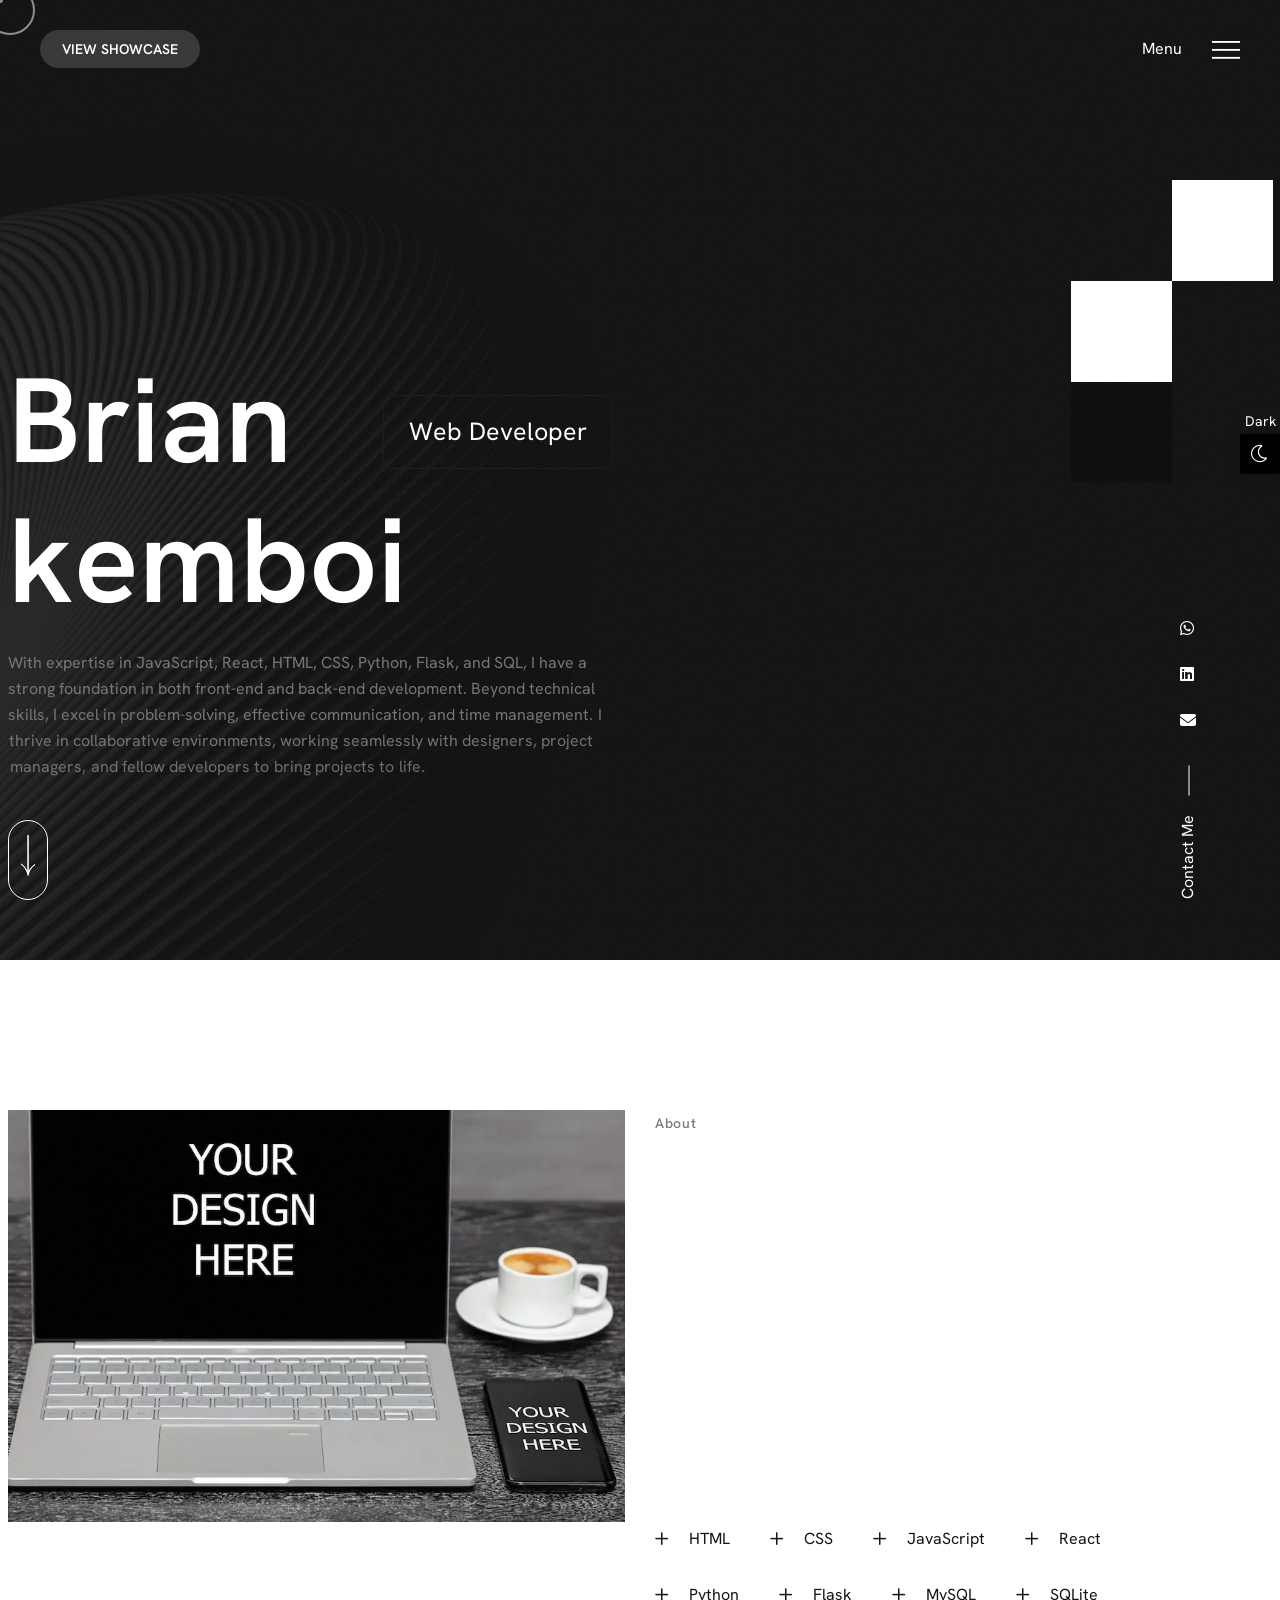
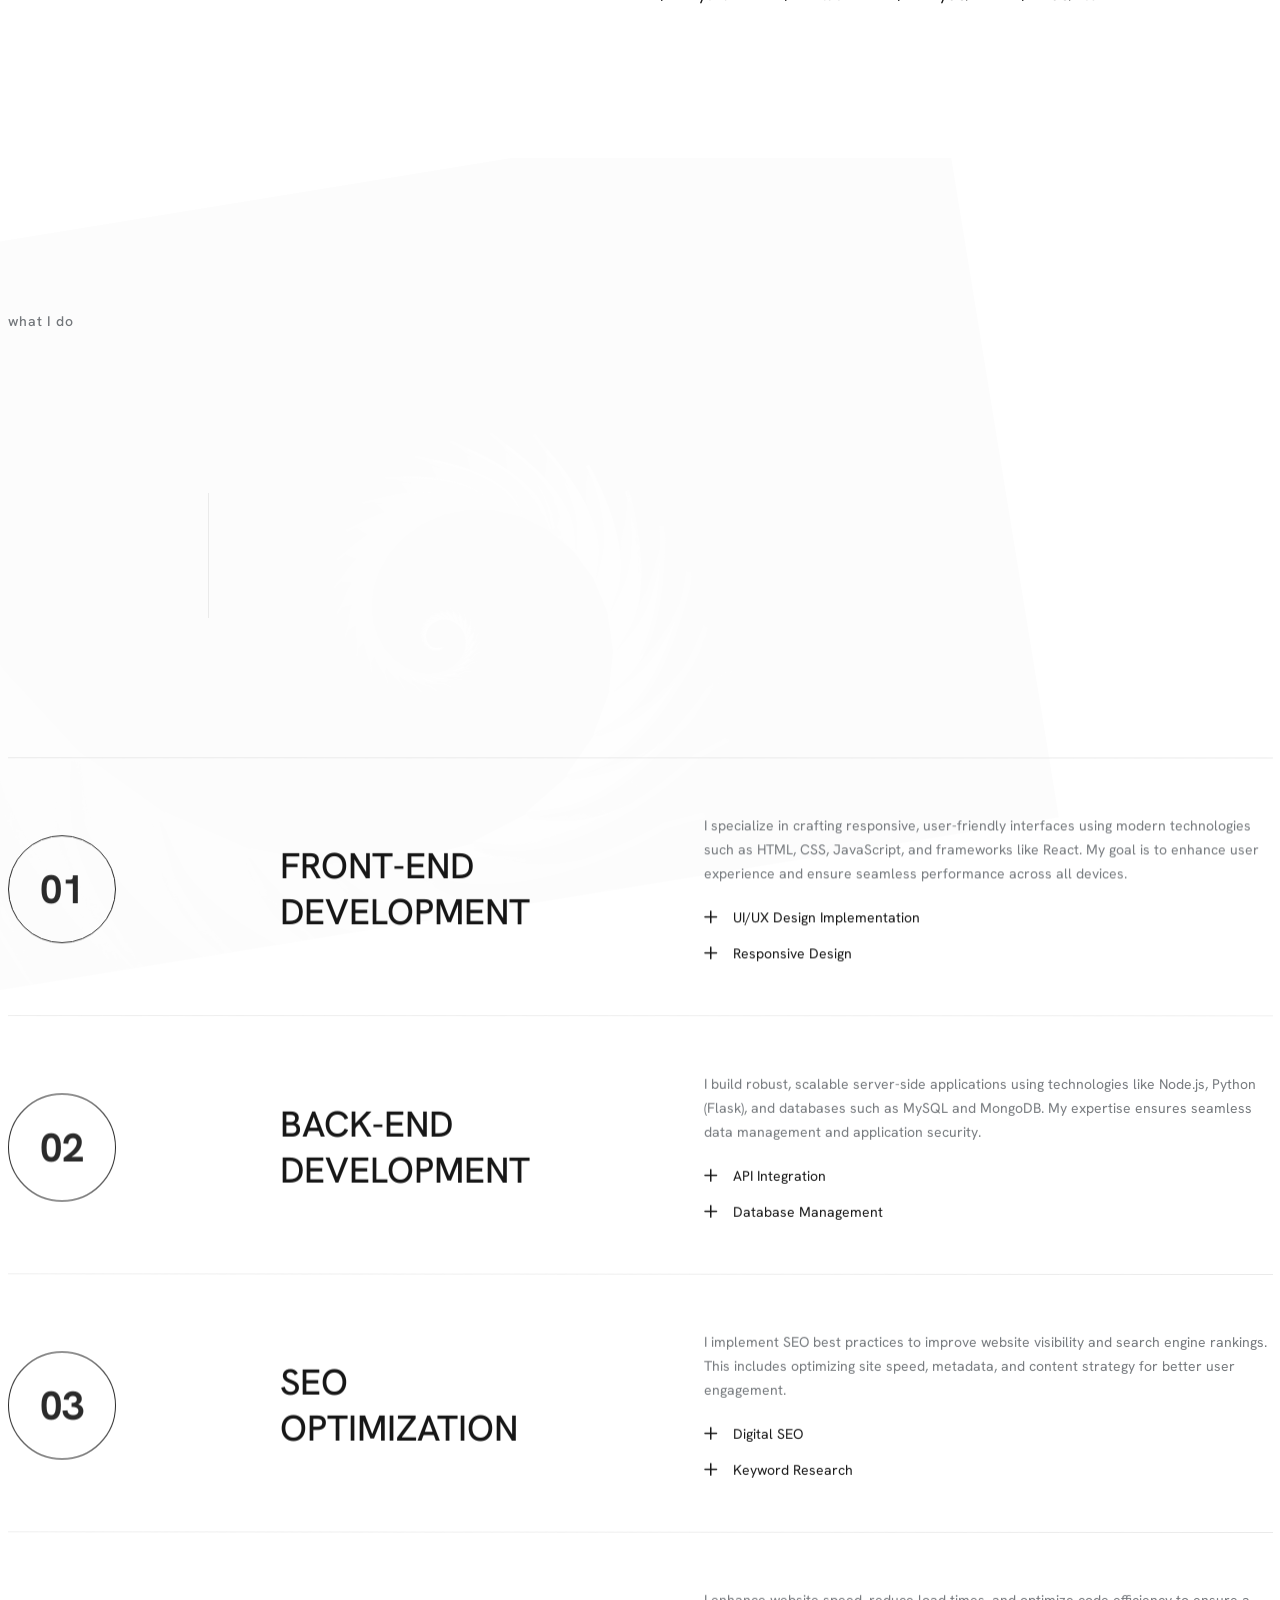
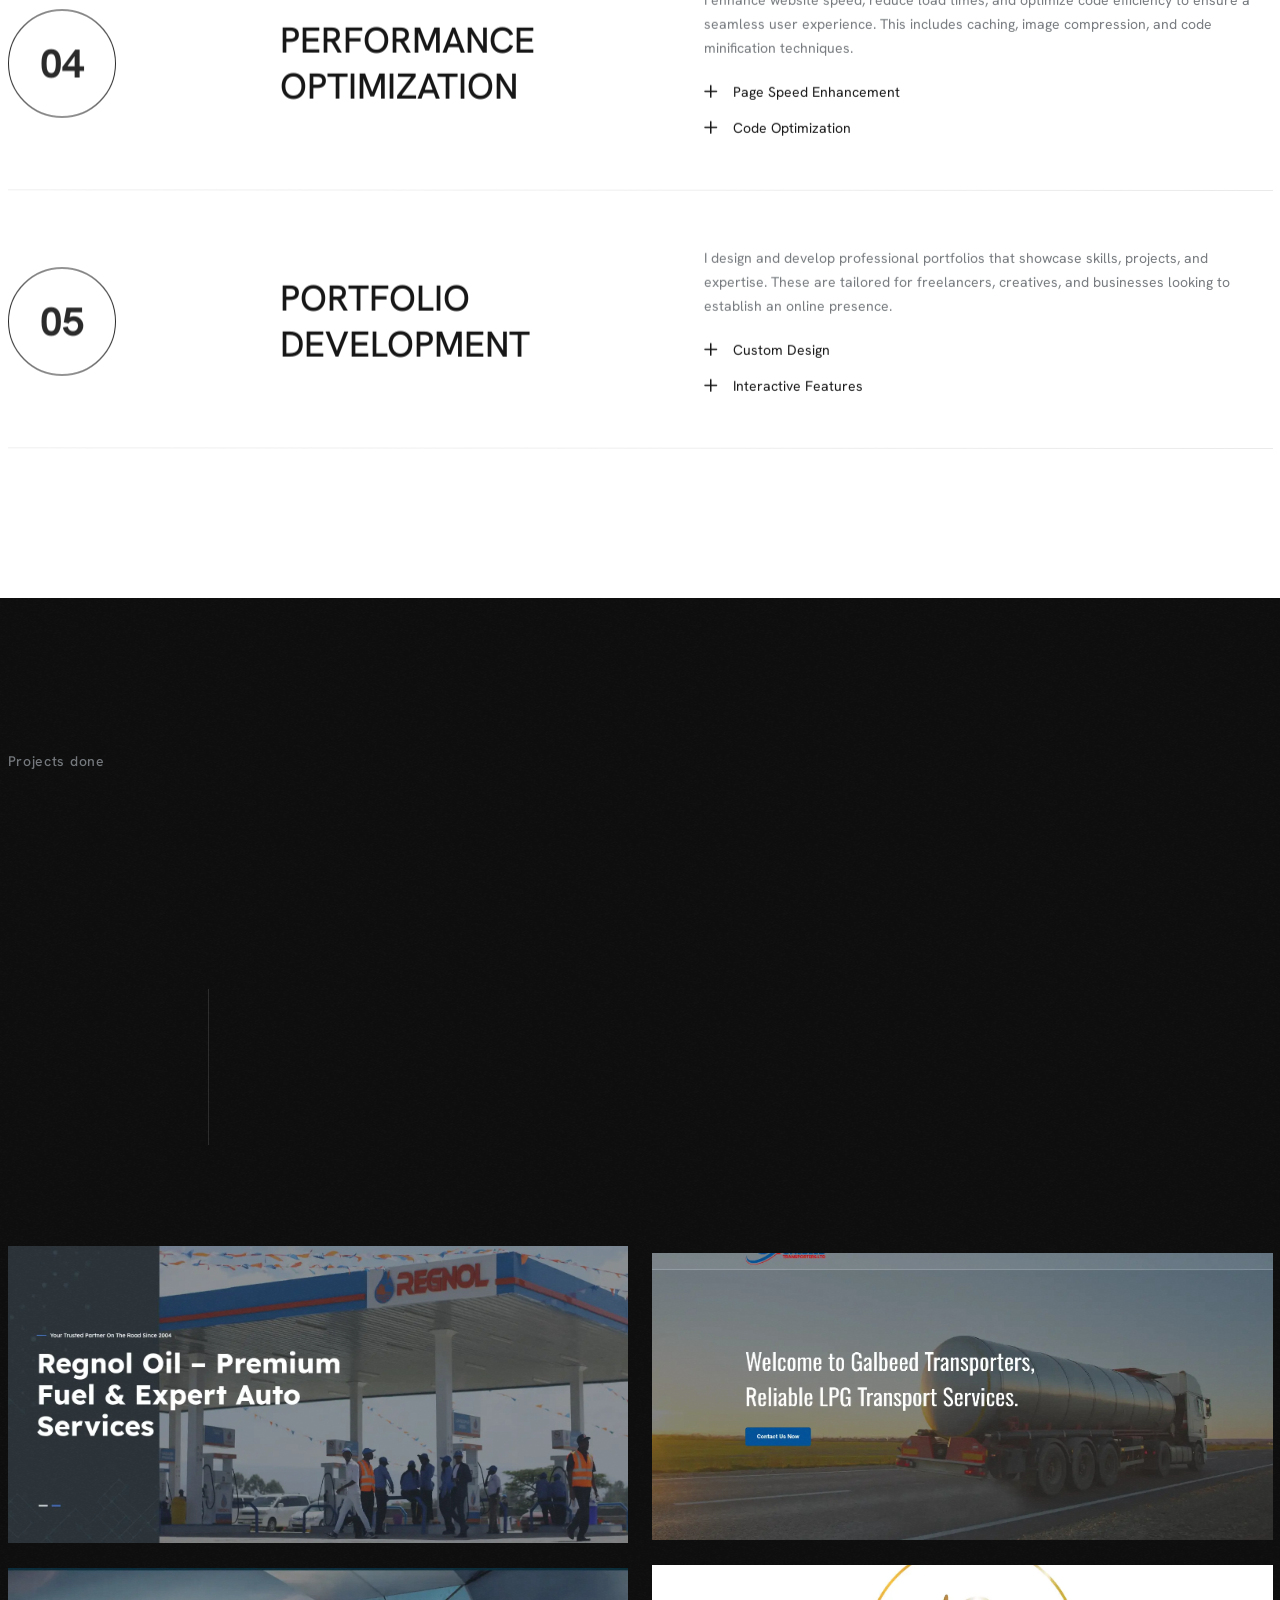
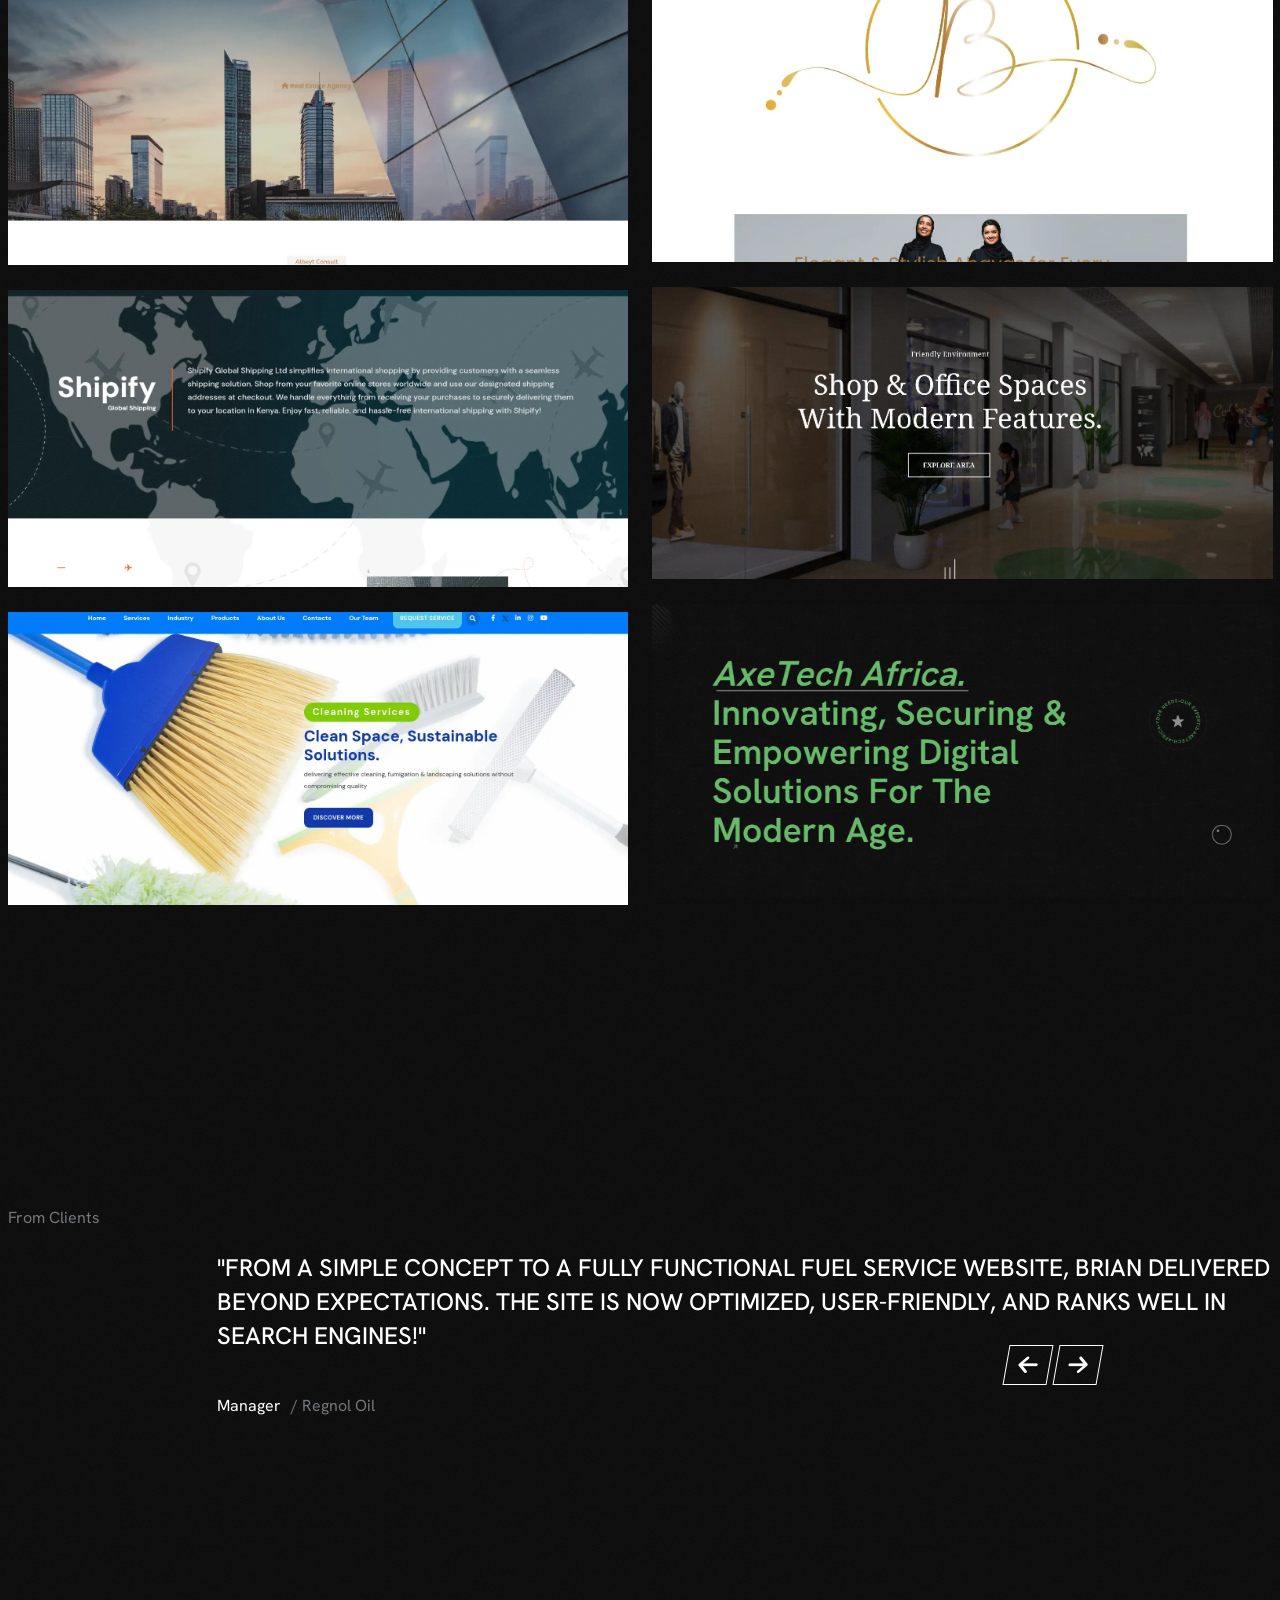
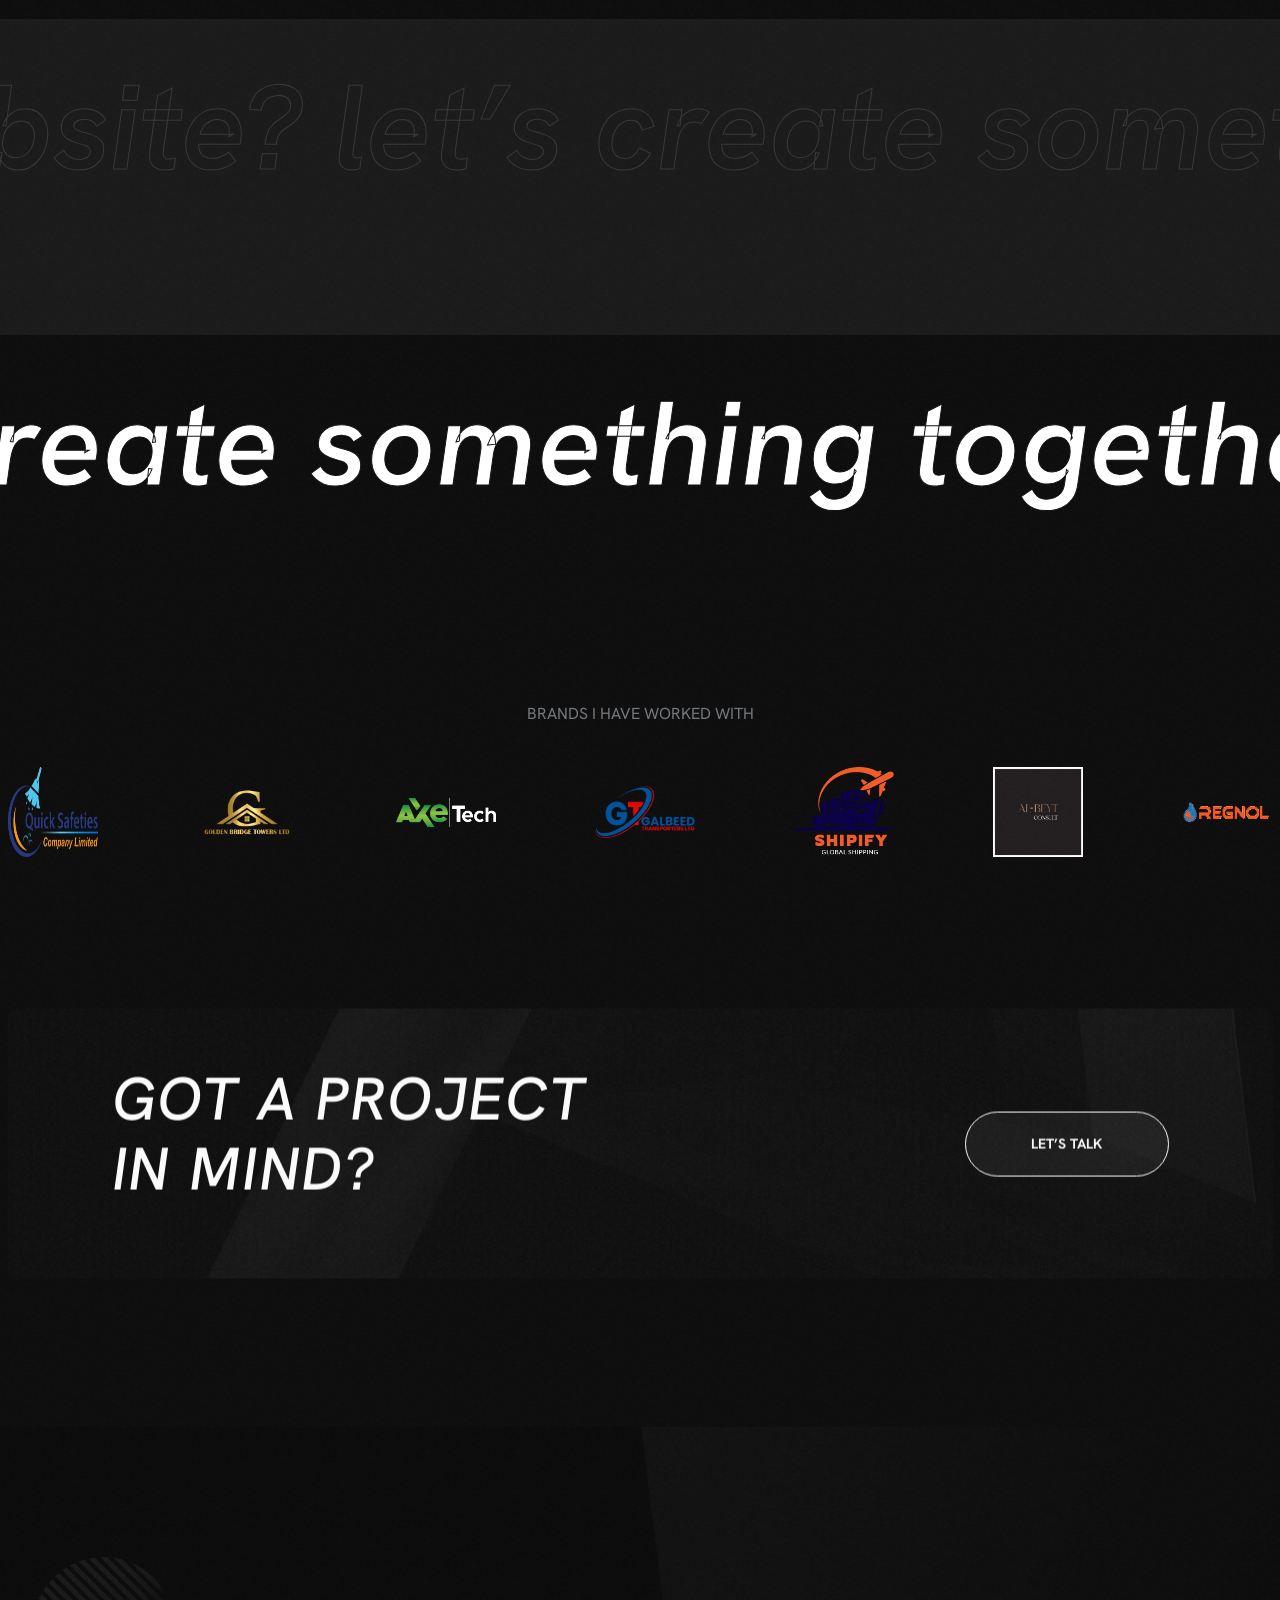
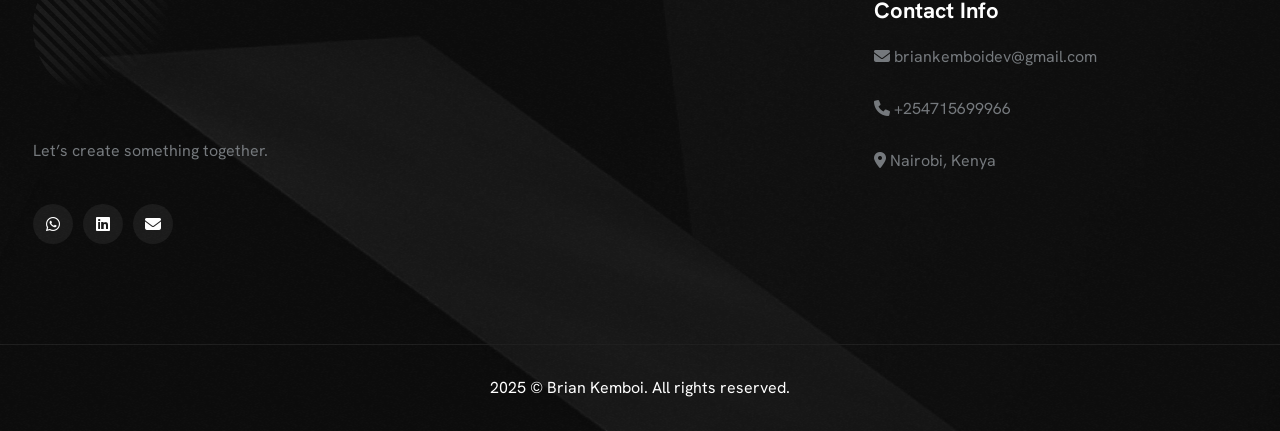
<file: index.html>
<!DOCTYPE html>
<html lang="en">

<head>
    <meta charset="UTF-8">
    <meta name="viewport" content="width=device-width, initial-scale=1.0">
    <meta name="Brian Kemboi" content="Full stack web Developer">
    <link rel="shortcut icon" type="image/x-icon" href="assets/images/logo/flippa.webp">
    <title>Brian Kemboi | Full-Stack Web Developer</title>
    <link rel="stylesheet" href="assets/css/plugins/fontawesome-6.css">
    <link rel="stylesheet" href="assets/css/plugins/swiper.min.css">
    <link rel="stylesheet" href="assets/css/vendor/metismenu.css">
    <link rel="stylesheet" href="assets/css/plugins/animate.min.css">
    <link rel="stylesheet" href="assets/css/vendor/bootstrap.min.css">
    <link rel="stylesheet" href="assets/css/style.css">
</head>

<body class="tt-transition tt-boxed tt-smooth-scroll index-three">

    <!-- header area srtart -->
    <div class="header-three">
        <div class="header-three-wrapper">
            <div class="row">
                <div class="col-lg-12">
                    <div class="inner">
                        <a href="index.html" class="rts-btn btn-primary-1">VIEW SHOWCASE</a>

                        <div class="header-right">
                            <div class="menu-btn">
                                <span>Menu</span>
                            </div>
                            <div class="menu-btn">

                                <div class="rts-offcanvas-wrapper">
                                    <div class="container-menu">
                                        <div class="action-menu">
                                            <div class="close-event"></div>
                                            <div class="open-event">
                                                <!-- <div class="text">
                        <span>Menu</span>
                        <span>Close</span>
                    </div> -->
                                                <div class="burger">
                                                    <svg viewBox="0 0 15 15" fill="none"
                                                        xmlns="http://www.w3.org/2000/svg" class="icon-close"
                                                        data-v-649bbaab="">
                                                        <line x1="13.788" y1="1.28816" x2="1.06011" y2="14.0161"
                                                            stroke="currentColor" stroke-width="1.2"></line>
                                                        <line x1="1.06049" y1="1.43963" x2="13.7884" y2="14.1675"
                                                            stroke="currentColor" stroke-width="1.2"></line>
                                                    </svg>
                                                    <svg viewBox="0 0 18 12" fill="none"
                                                        xmlns="http://www.w3.org/2000/svg" class="icon-burger"
                                                        data-v-649bbaab="">
                                                        <line x1="18" y1="0.6" y2="0.6" stroke="currentColor"
                                                            stroke-width="1.2" data-v-649bbaab=""></line>
                                                        <line x1="18" y1="5.7167" y2="5.7167" stroke="currentColor"
                                                            stroke-width="1.2" data-v-649bbaab=""></line>
                                                        <line x1="18" y1="10.8334" y2="10.8334" stroke="currentColor"
                                                            stroke-width="1.2" data-v-649bbaab=""></line>
                                                    </svg>
                                                </div>
                                            </div>
                                        </div>
                                    </div>
                                    <div class="rts-fs-menu">
                                        <div class="rts-fs-container row">

                                            <div class="rts-fs--nav col-12 col-md-6">
                                                <ul id="primary-menu" class="navbar-nav-button">


                                                    <li class="menu-item"><a href="index.html">Portfolio</a></li>
                                                    <li class="menu-item"><a href="contact.html">Contact</a></li>
                                                </ul>
                                            </div>

                                            <div class="rts-fs--contacts col-12 col-md-6">
                                                <div class="contact-inner">
                                                    <!-- <div class="contact-information">
                                                        <h2 class="heading-title">Our Office</h2>
                                                        <div class="address">
                                                            <ul>
                                                                <li>
                                                                    <p>98 Post St, Maxuel Street, Frankfurt</p>
                                                                </li>
                                                                <li>
                                                                    <p>575 Market St, Maxuel Street, Frankfurt</p>
                                                                </li>
                                                            </ul>
                                                        </div>
                                                    </div> -->
                                                    <div class="contact-information">
                                                        <h2 class="heading-title">Get In Touch</h2>
                                                        <div class="contact">
                                                            <ul>
                                                                <li><a href="#" class="number">
                                                                        <i class="fas fa-envelope"></i>
                                                                        briankemboidev@gmail.com
                                                                    </a></li>
                                                                <li><a href="#" class="number">
                                                                        <i class="fas fa-phone"></i> +254715699966
                                                                    </a></li>
                                                                <li><a href="#" class="map">
                                                                        <i class="fas fa-map-marker-alt"></i> Nairobi,
                                                                        Kenya
                                                                    </a></li>
                                                            </ul>
                                                        </div>
                                                        <div class="rts-social-area-one">
                                                            <ul>
                                                                <li>
                                                                    <a href="https://wa.me/254715699966?text=Hello,%20I%20am%20interested%20in%20your%20web%20development%20services." target="_blank">
                                                                      <i class="fa-brands fa-whatsapp"></i>
                                                                    </a>
                                                                  </li>
                                                                  <li><a href="https://www.linkedin.com/in/brian-kemboi-b65444140?utm_source=share&utm_campaign=share_via&utm_content=profile&utm_medium=ios_app"><i class="fa-brands fa-linkedin"></i></a></li>
                                                                  <!-- <li><a href="#"><i class="fa-brands fa-skype"></i></a></li> -->
                                                                  <li>
                                                                    <a href="mailto:briankemboidev@gmail.com">
                                                                      <i class="fa-solid fa-envelope"></i>
                                                                    </a>
                                                                  </li>
                                                            </ul>
                                                        </div>
                                                    </div>
                                                </div>
                                            </div>

                                        </div>
                                    </div>
                                </div>
                            </div>
                        </div>
                    </div>
                </div>
            </div>
        </div>
    </div>
    <!-- header area end -->

    <!-- banner area start -->
    <div class="rts-banner-area-three-start rts-scroll-down-circle-wrapper-2 rts-scroll-down-circle-wrapper">
        <!-- banner shape area -->
        <div class="banner-shape-area">
            <img src="assets/images/banner/11.png" alt="banner">
        </div>
        <!-- <div class="small-shape">
            <img src="assets/images/banner/11.png" alt="banner_shape">
        </div> -->
        <!-- <a href="#" class="speen-shape scroll-down-circle-2">
            <svg class="uni-circle-text-path uk-text-secondary uni-animation-spin" viewBox="0 0 100 100" width="120"
                height="120">
                <defs>
                    <path id="circle" d="M 50, 50 m -37, 0 a 37,37 0 1,1 74,0 a 37,37 0 1,1 -74,0">
                    </path>
                </defs>
                <text font-size="11.75">
                    <textPath xlink:href="#circle">Full Stack • Web Developer •</textPath>
                </text>
            </svg>
            <i class="fa-solid fa-star-sharp"></i>
        </a> -->
        <!-- banner shape area end -->
        <div class="container">
            <div class="row">
                <div class="col-lg-6 order-xl-1 order-lg-1 order-md-2 order-sm-2 order-2">
                    <div class="banner-content-wrapper-three">
                        <h2 style="margin-top: 100px;" class="title rts_hero__title">Brian <br>
                            kemboi
                            <span>Web Developer</span>

                        </h2>
                        <p class="disc hero__sub-title">
                            With expertise in  JavaScript, React, HTML, CSS, Python, Flask, and SQL, I have a strong
                            foundation in both front-end and back-end development.
                            Beyond technical skills, I excel in problem-solving, effective communication, and time
                            management.
                            I thrive in collaborative environments, working seamlessly with designers, project managers,
                            and fellow developers to bring projects to life.
                        </p>
                        <a href="#about" class="click-down-bottom">
                            <svg xmlns="http://www.w3.org/2000/svg" width="14" height="41" viewBox="0 0 14 41" fill="none">
                                <g clip-path="url(#clip0_353_1191)">
                                    <path d="M7.13756 39.8898V39.871C7.99995 35.5997 10.4954 31.9306 13.9082 29.5974V29.3528C10.6055 31.5731 8.14674 34.9976 7.13756 39.0242L7.13756 0.0939941L6.95407 0.0939941L6.95407 38.9866C6.91738 38.8737 6.89903 38.742 6.86233 38.6291C5.85316 34.6025 3.39444 31.178 0.0916901 28.9577V29.1835C3.52288 31.5355 5.99995 35.1858 6.86233 39.457V39.4758C6.89903 39.6264 6.91738 39.7769 6.93573 39.9274C6.97242 40.0779 6.99077 40.2473 7.00912 40.3978C7.06417 40.2285 7.10086 40.0591 7.13756 39.8898Z" fill="white" stroke="white" stroke-miterlimit="10" />
                                </g>
                                <defs>
                                    <clipPath id="clip0_353_1191">
                                        <rect width="41" height="14" fill="white" transform="matrix(0 1 -1 0 14 0)" />
                                    </clipPath>
                                </defs>
                            </svg>
                        </a>
                    </div>
                </div>
                <div class="col-lg-6 order-xl-2 order-lg-2 order-md-1 order-sm-1 order-1 pt--140">
                    <div class="thumbnail-img-banner-three rts-reveal-one">
                        <img class="rts-reveal-image-one" src="assets/images/banner/16.png" style="margin-top: 40px;" alt="banner_images">
                    </div>
                </div>
            </div>
        </div>
        <!-- social share banner left three -->
        <div class="social-share-horizental scroll-down-circle" style="margin-top: -200px;">
            <ul>
                <li>
                    <a href="https://wa.me/254715699966?text=Hello,%20I%20am%20interested%20in%20your%20web%20development%20services." target="_blank">
                      <i class="fa-brands fa-whatsapp"></i>
                    </a>
                  </li>
                  <li><a href="https://www.linkedin.com/in/brian-kemboi-b65444140?utm_source=share&utm_campaign=share_via&utm_content=profile&utm_medium=ios_app"><i class="fa-brands fa-linkedin"></i></a></li>
                  <!-- <li><a href="#"><i class="fa-brands fa-skype"></i></a></li> -->
                  <li>
                    <a href="mailto:briankemboidev@gmail.com">
                      <i class="fa-solid fa-envelope"></i>
                    </a>
                  </li>
                  
                

            </ul>
            <p>Contact Me</p>
        </div>
        <!-- social share banner left three end -->
    </div>
    <!-- banner area end -->

    <!-- rts about area three -->
    <div class="rts-about-area parallax-about  rts-section-gap about-three-bg" id="about">
        <div class="container">
            <div class="row g-5">
                <div class="col-lg-6">
                    <a href="about.html" class="pli-image-link">
                        <div class="pli-image-holder">
                            <!-- Use class "cover-opacity-*" to set image overlay if needed. For example "cover-opacity-2". Useful if class "pli-info-overlay" is enabled on "portfolio-list". Note: It is individual and depends on the image you use. More info about helper classes in file "helper.css". -->
                            <figure class="pli-image">
                                <img class="anim-image-parallax tt-lazy" src="assets/images/technology-2025-03-09-17-06-06-utc.webp"
                                     alt="image">
                            </figure> <!-- /.pli-image -->
                        </div> <!-- /.pli-image-holder -->

                    </a> <!-- /.pli-image-link -->
                </div>
                <div class="col-lg-6">
                    <div class="about-three-right-content">
                        <div class="title-area-left-three">
                            <span>About</span>
                            <h3 class="title quote">I CREATE INNOVATIVE <br>
                                DIGITAL SOLUTIONS <br>
                                FOR BUSINESSES OR INDIVIDUALS</h3>
                        </div>
                        <p class="disc rts-text-anim">
                            As a full-stack web developer, I specialize in designing, developing, and optimizing
                            high-performance websites and web applications. I collaborate closely with clients
                            to transform their ideas into seamless, user-friendly digital experiences that drive
                            engagement and business growth.
                        </p>

                        <div class="skill-area-h3 rts-slide-up-gsap">
                            <!-- single -->
                            <div class="single">
                                <i class="fa-regular fa-plus"></i>
                                <p>HTML</p>
                            </div>
                            <div class="single">
                                <i class="fa-regular fa-plus"></i>
                                <p>CSS</p>
                            </div>
                            <!-- single end -->
                            <!-- single -->
                            <div class="single">
                                <i class="fa-regular fa-plus"></i>
                                <p>JavaScript</p>
                            </div>
                            <div class="single">
                                <i class="fa-regular fa-plus"></i>
                                <p>React</p>
                            </div>
                            <!-- single end -->
                        </div>
                        <div class="skill-area-h3 rts-slide-up-gsap mt--30">
                            <div class="single">
                                <i class="fa-regular fa-plus"></i>
                                <p>Python</p>
                            </div>
                            <div class="single">
                                <i class="fa-regular fa-plus"></i>
                                <p>Flask</p>
                            </div>
                            <!-- single end -->
                            <!-- single -->
                            <div class="single">
                                <i class="fa-regular fa-plus"></i>
                                <p>MySQL</p>
                            </div>
                            <div class="single">
                                <i class="fa-regular fa-plus"></i>
                                <p>SQLite</p>
                            </div>
                            <!-- single end -->
                        </div>
                        <!-- <a href="about.html" class="learn-more-btn">Learn More <i
                                class="fa-solid fa-arrow-up-right"></i></a> -->
                    </div>
                </div>
            </div>
        </div>
    </div>
    <!-- rts about area three end -->


    <!-- rts service area starrt -->
    <div class="rts-service-area three rts-section-gap bg-dark-2 service__area-3 rts-service-revel-pro">
        <div class="shape">
            <img src="assets/images/service/shape-1.png" alt="shape-image">
        </div>
        <div class="container">
            <div class="row">
                <div class="col-lg-12">
                    <div class="title-area-left-three-large">
                        <span>what I do</span>
                        <h2 class="title quote">My Services</h2>
                        <p class="left-m-para rts-text-anim">
                            As a full-stack web developer, I provide end-to-end solutions for building high-performance
                            websites and web applications. <br> My expertise includes responsive design, front-end and
                            back-end development, interactive UI/UX, and performance optimization. <br> I work closely
                            with
                            clients to understand their vision and deliver tailored, scalable digital solutions that
                            enhance user engagement <br> and business growth.
                        </p>
                    </div>
                </div>
            </div>
            <div class="row">
                <div class="col-lg-12">
                    <div class="rts-service-1">
                        <!-- ingle service area start -->
                        <div
                            class="single-service-area-start rts-service-item-1 rts-service-animation rts-skew-up-gsap mt--80">
                            <div class="number-area">
                                <span>01</span>
                            </div>
                            <a href="#" class="title-area">
                                <h3 class="title">
                                    Front-end <br> Development
                                </h3>
                            </a>
                            <div class="discription-area">
                                <p class="disc">
                                    I specialize in crafting responsive, user-friendly interfaces using modern
                                    technologies such as
                                    HTML, CSS, JavaScript, and frameworks like React. My goal is to enhance user
                                    experience and
                                    ensure seamless performance across all devices.
                                </p>
                                <!-- sm service area start -->
                                <div class="sm-service-area-wrapper">
                                    <!-- sm-service -->
                                    <div class="sm-service">
                                        <i class="fa-regular fa-plus"></i>
                                        <p>UI/UX Design Implementation</p>
                                    </div>
                                    <!-- sm-service end -->
                                    <!-- sm-service -->
                                    <div class="sm-service">
                                        <i class="fa-regular fa-plus"></i>
                                        <p>Responsive Design</p>
                                    </div>
                                    <!-- sm-service end -->
                                </div>
                                <!-- sm service area end -->
                            </div>
                           
                            <div class="rts-service-hover-bg"
                                style="background-image: url(assets/images/concept-web-design-layout-building-plan-pen-and-t-2025-03-06-01-31-40-utc.webp);"></div>
                        </div>
                        <!-- ingle service area end -->
                        <!-- ingle service area start -->
                        <div
                            class="single-service-area-start rts-service-item-1 rts-service-animation rts-skew-up-gsap">
                            <div class="number-area">
                                <span>02</span>
                            </div>
                            <a href="#" class="title-area">
                                <h3 class="title">
                                    Back-end <br> Development
                                </h3>
                            </a>
                            <div class="discription-area">
                                <p class="disc">
                                    I build robust, scalable server-side applications using technologies like Node.js,
                                    Python (Flask),
                                    and databases such as MySQL and MongoDB. My expertise ensures seamless data
                                    management and
                                    application security.
                                </p>
                                <!-- sm service area start -->
                                <div class="sm-service-area-wrapper">
                                    <!-- sm-service -->
                                    <div class="sm-service">
                                        <i class="fa-regular fa-plus"></i>
                                        <p>API Integration</p>
                                    </div>
                                    <!-- sm-service end -->
                                    <!-- sm-service -->
                                    <div class="sm-service">
                                        <i class="fa-regular fa-plus"></i>
                                        <p>Database Management</p>
                                    </div>
                                    <!-- sm-service end -->
                                </div>
                                <!-- sm service area end -->
                            </div>
                           
                            <div class="rts-service-hover-bg"
                                style="background-image: url(assets/images/concept-web-design-layout-building-plan-pen-and-t-2025-03-06-01-31-40-utc.webp);"></div>
                        </div>
                        <!-- ingle service area end -->
                        <!-- ingle service area start -->
                        <div
                            class="single-service-area-start rts-service-item-1 rts-service-animation rts-skew-up-gsap">
                            <div class="number-area">
                                <span>03</span>
                            </div>
                            <a href="#" class="title-area">
                                <h3 class="title">
                                    SEO <br> Optimization
                                </h3>
                            </a>
                            <div class="discription-area">
                                <p class="disc">
                                    I implement SEO best practices to improve website visibility and search engine
                                    rankings.
                                    This includes optimizing site speed, metadata, and content strategy for better user
                                    engagement.
                                </p>
                                <!-- sm service area start -->
                                <div class="sm-service-area-wrapper">
                                    <!-- sm-service -->
                                    <div class="sm-service">
                                        <i class="fa-regular fa-plus"></i>
                                        <p>Digital SEO</p>
                                    </div>
                                    <!-- sm-service end -->
                                    <!-- sm-service -->
                                    <div class="sm-service">
                                        <i class="fa-regular fa-plus"></i>
                                        <p>Keyword Research</p>
                                    </div>
                                    <!-- sm-service end -->
                                </div>
                                <!-- sm service area end -->
                            </div>
                           
                            <div class="rts-service-hover-bg"
                                style="background-image: url(assets/images/concept-web-design-layout-building-plan-pen-and-t-2025-03-06-01-31-40-utc.webp);"></div>
                        </div>
                        <!-- ingle service area end -->
                        <div
                            class="single-service-area-start rts-service-item-1 rts-service-animation rts-skew-up-gsap">
                            <div class="number-area">
                                <span>04</span>
                            </div>
                            <a href="#" class="title-area">
                                <h3 class="title">
                                    Performance <br> Optimization
                                </h3>
                            </a>
                            <div class="discription-area">
                                <p class="disc">
                                    I enhance website speed, reduce load times, and optimize code efficiency to ensure a
                                    seamless
                                    user experience. This includes caching, image compression, and code minification
                                    techniques.
                                </p>
                                <!-- sm service area start -->
                                <div class="sm-service-area-wrapper">
                                    <!-- sm-service -->
                                    <div class="sm-service">
                                        <i class="fa-regular fa-plus"></i>
                                        <p>Page Speed Enhancement</p>
                                    </div>
                                    <!-- sm-service end -->
                                    <!-- sm-service -->
                                    <div class="sm-service">
                                        <i class="fa-regular fa-plus"></i>
                                        <p>Code Optimization</p>
                                    </div>
                                    <!-- sm-service end -->
                                </div>
                                <!-- sm service area end -->
                            </div>
                            
                            <div class="rts-service-hover-bg"
                                style="background-image: url(assets/images/concept-web-design-layout-building-plan-pen-and-t-2025-03-06-01-31-40-utc.webp);"></div>
                        </div>
                        <div
                            class="single-service-area-start rts-service-item-1 rts-service-animation rts-skew-up-gsap">
                            <div class="number-area">
                                <span>05</span>
                            </div>
                            <a href="#" class="title-area">
                                <h3 class="title">
                                    Portfolio <br> Development
                                </h3>
                            </a>
                            <div class="discription-area">
                                <p class="disc">
                                    I design and develop professional portfolios that showcase skills, projects, and
                                    expertise.
                                    These are tailored for freelancers, creatives, and businesses looking to establish
                                    an online presence.
                                </p>
                                <!-- sm service area start -->
                                <div class="sm-service-area-wrapper">
                                    <!-- sm-service -->
                                    <div class="sm-service">
                                        <i class="fa-regular fa-plus"></i>
                                        <p>Custom Design</p>
                                    </div>
                                    <!-- sm-service end -->
                                    <!-- sm-service -->
                                    <div class="sm-service">
                                        <i class="fa-regular fa-plus"></i>
                                        <p>Interactive Features</p>
                                    </div>
                                    <!-- sm-service end -->
                                </div>
                                <!-- sm service area end -->
                            </div>
                           
                            <div class="rts-service-hover-bg"
                                style="background-image: url(assets/images/concept-web-design-layout-building-plan-pen-and-t-2025-03-06-01-31-40-utc.webp);"></div>
                        </div>

                    </div>

                </div>
            </div>
        </div>
    </div>
    <!-- rts service area end -->

    <!-- case studies start -->
    <div class="rts-case-studies-three rts-section-gap case-three-bg">
        <div class="container">
            <div class="row">
                <div class="col-lg-12">
                    <div class="title-area-left-three-large">
                        <span>Projects done</span>
                        <h2 class="title quote">Recent Projects & Case Studies</h2>
                        <p class="left-m-para rts-text-anim">
                            As a full-stack web developer, I specialize in crafting dynamic and scalable websites and
                            web applications. <br>
                            I collaborate with clients to understand their unique needs and deliver high-performance
                            digital solutions <br> requirements and create web solutions that meet their needs. <br> My
                            expertise includes translating design
                            concepts into seamless user experiences, implementing interactive <br> features and
                            optimizing
                            functionality for maximum efficiency and engagement.
                        </p>
                    </div>
                </div>
            </div>
            <div class="row g-24 align-items-center mt--90 mt_md--50 mt_sm--0">
                <div class="col-lg-6 col-md-6 col-sm-12 col-12">
                    <!-- wrapper case inner -->
                       <!-- wrapper case inner -->
                    <div class="single-case-main-wrapper">
                        <a href="regnol.html" class="pli-image-link">
                            <div class="pli-image-holder">
                                <!-- Use class "cover-opacity-*" to set image overlay if needed. For example "cover-opacity-2". Useful if class "pli-info-overlay" is enabled on "portfolio-list". Note: It is individual and depends on the image you use. More info about helper classes in file "helper.css". -->
                                <figure class="pli-image">
                                    <img class="anim-image-parallax tt-lazy"
                                        src="assets/images/projectspics/regnol.webp"
                                        data-src="assets/images/projectspics/regnol.webp"
                                        alt="image">
                                </figure> <!-- /.pli-image -->
                            </div> <!-- /.pli-image-holder -->

                        </a> <!-- /.pli-image-link -->
                        <div class="inner-content">
                            <span>Fuel-Service Station</span>
                            <a href="regnol.html">REGNOL OIL</a>
                        </div>
                    </div>
                    <!-- wrapper case inner start -->
                    
                    <!-- wrapper case inner -->
                    <div class="single-case-main-wrapper">
                        <a href="albeyt.html" class="pli-image-link">
                            <div class="pli-image-holder">
                                <!-- Use class "cover-opacity-*" to set image overlay if needed. For example "cover-opacity-2". Useful if class "pli-info-overlay" is enabled on "portfolio-list". Note: It is individual and depends on the image you use. More info about helper classes in file "helper.css". -->
                                <figure class="pli-image">
                                    <img class="anim-image-parallax tt-lazy"
                                        src="assets/images/projectspics/albeyt.webp"
                                        data-src="assets/images/projectspics/albeyt.webp"
                                        alt="image">
                                </figure> <!-- /.pli-image -->
                            </div> <!-- /.pli-image-holder -->

                        </a> <!-- /.pli-image-link -->
                        <div class="inner-content">
                            <span>Real estate</span>
                            <a href="albeyt.html">ALBEYT CONSULT</a>
                        </div>
                    </div>
                    <!-- wrapper case inner start -->
                    <!-- wrapper case inner -->
                    <div class="single-case-main-wrapper">
                        <a href="shipify.html" class="pli-image-link">
                            <div class="pli-image-holder">
                                <figure class="pli-image">
                                    <img class="anim-image-parallax tt-lazy" src="assets/images/projectspics/shipify.webp"
                                        data-src="assets/images/projectspics/shipify.webp" alt="image">
                                </figure> 
                            </div> 

                        </a> 
                        <div class="inner-content">
                            <span>Logistics</span>
                            <a href="shipify.html">SHIPIFY SHIPPING LTD</a>
                        </div>
                    </div>
                   
                      <!-- wrapper case inner -->
                    <div class="single-case-main-wrapper">
                        <a href="quicksafeties.html" class="pli-image-link">
                            <div class="pli-image-holder">
                                <!-- Use class "cover-opacity-*" to set image overlay if needed. For example "cover-opacity-2". Useful if class "pli-info-overlay" is enabled on "portfolio-list". Note: It is individual and depends on the image you use. More info about helper classes in file "helper.css". -->
                                <figure class="pli-image">
                                    <img class="anim-image-parallax tt-lazy"
                                        src="assets/images/projectspics/quicksafeties.webp"
                                        data-src="assets/images/projectspics/quicksafeties.webp"
                                        alt="image">
                                </figure> <!-- /.pli-image -->
                            </div> <!-- /.pli-image-holder -->

                        </a> <!-- /.pli-image-link -->
                        <div class="inner-content">
                            <span>Cleaning Company</span>
                            <a href="quicksafeties.html">QUICK SAFETIES</a>
                        </div>
                    </div>
                    <!-- wrapper case inner start -->
                      
                    

                </div>
                <div class="col-lg-6 col-md-6 col-sm-12 col-12">
                    
                     <!-- wrapper case inner start -->
                    <!-- wrapper case inner -->
                    <div class="single-case-main-wrapper">
                        <a href="galbeed.html" class="pli-image-link">
                            <div class="pli-image-holder">
                                <!-- Use class "cover-opacity-*" to set image overlay if needed. For example "cover-opacity-2". Useful if class "pli-info-overlay" is enabled on "portfolio-list". Note: It is individual and depends on the image you use. More info about helper classes in file "helper.css". -->
                                <figure class="pli-image">
                                    <img class="anim-image-parallax tt-lazy"
                                        src="assets/images/projectspics/galbeed.webp"
                                        data-src="assets/images/projectspics/galbeed.webp"
                                        alt="image">
                                </figure> <!-- /.pli-image -->
                            </div> <!-- /.pli-image-holder -->

                        </a> <!-- /.pli-image-link -->
                        <div class="inner-content">
                            <span>Logistics</span>
                            <a href="galbeed.html">GALBEED LPG TRANSPORTERS</a>
                        </div>
                    </div>
                   

                   <!-- wrapper case inner start -->
                      <!-- wrapper case inner -->
                      <div class="single-case-main-wrapper">
                        <a href="iyah.html" class="pli-image-link">
                            <div class="pli-image-holder">
                                <!-- Use class "cover-opacity-*" to set image overlay if needed. For example "cover-opacity-2". Useful if class "pli-info-overlay" is enabled on "portfolio-list". Note: It is individual and depends on the image you use. More info about helper classes in file "helper.css". -->
                                <figure class="pli-image">
                                    <img class="anim-image-parallax tt-lazy"
                                        src="assets/images/projectspics/iyah.webp"
                                        data-src="assets/images/projectspics/iyah.webp"
                                        alt="image">
                                </figure> <!-- /.pli-image -->
                            </div> <!-- /.pli-image-holder -->

                        </a> <!-- /.pli-image-link -->
                        <div class="inner-content">
                            <span>Fashion & Ecommerce</span>
                            <a href="iyah.html">IYAH BOUTIQUE</a>
                        </div>
                    </div>
                    <!-- wrapper case inner start -->
                   <!-- wrapper case inner -->
                   <div class="single-case-main-wrapper">
                    <a href="golden.html" class="pli-image-link">
                        <div class="pli-image-holder">
                            <!-- Use class "cover-opacity-*" to set image overlay if needed. For example "cover-opacity-2". Useful if class "pli-info-overlay" is enabled on "portfolio-list". Note: It is individual and depends on the image you use. More info about helper classes in file "helper.css". -->
                            <figure class="pli-image">
                                <img class="anim-image-parallax tt-lazy"
                                    src="assets/images/projectspics/goldenbridge.webp"
                                    data-src="assets/images/projectspics/goldenbridge.webp"
                                    alt="image">
                            </figure> <!-- /.pli-image -->
                        </div> <!-- /.pli-image-holder -->

                    </a> <!-- /.pli-image-link -->
                    <div class="inner-content">
                        <span>Real Estate</span>
                        <a href="golden.html"> GOLDEN BRIDGE MALL</a>
                    </div>
                </div>
                    <!-- wrapper case inner start -->
                      <!-- wrapper case inner -->
                      <div class="single-case-main-wrapper">
                        <a href="axe.html" class="pli-image-link">
                            <div class="pli-image-holder">
                                <!-- Use class "cover-opacity-*" to set image overlay if needed. For example "cover-opacity-2". Useful if class "pli-info-overlay" is enabled on "portfolio-list". Note: It is individual and depends on the image you use. More info about helper classes in file "helper.css". -->
                                <figure class="pli-image">
                                    <img class="anim-image-parallax tt-lazy"
                                        src="assets/images/projectspics/axe.webp" alt="image">
                                </figure> <!-- /.pli-image -->
                            </div> <!-- /.pli-image-holder -->

                        </a> <!-- /.pli-image-link -->
                        <div class="inner-content">
                            <span>Digital Marketing & Tech</span>
                            <a href="axe.html">AXETECH AFRICA</a>
                        </div>
                    </div>
                     
                     

                </div>
                <!-- <a href="portfolio-filter.html" class="learn-more-btn text-center">View More Projects <i
                        class="fa-solid fa-arrow-up-right"></i></a> -->
            </div>
        </div>
    </div>
    <!-- case studies end -->


    <div class="rts-testimonials-area rts-section-gap bg-dark-1">
        <div class="container">
            <div class="row">
                <div class="col-lg-12">
                    <div class="swiper-testimonials-wrapper-main-2">
                        <div class="row">
                            <div class="col-lg-12">
                                <div class="title-area-left">
                                    <span>From Clients</span>
                                    <!-- <h6 class="title quote">From Clients</h6> -->

                                </div>
                            </div>
                        </div>

                        <!-- Swiper -->
                        <div class="swiper mySwiper-testimonials-two swiper-container-horizontal">
                            <div class="swiper-wrapper"
                                style="transform: translate3d(-1275px, 0px, 0px); transition-duration: 0ms;">
                                <div class="swiper-slide swiper-slide-duplicate swiper-slide-prev"
                                    data-swiper-slide-index="2" style="width: 1175px; margin-right: 100px;">
                                    <!-- single testimonials-area -->
                                    <div class="single-testimonial-2">
                                        <div class="testimonial-quote-icon">
                                            <img src="assets/images/testimonials/07.png" alt="testimonial">
                                        </div>
                                        <div class="left-area">
                                            <img src="assets/images/testimonials/06.png" alt="testimonials">
                                        </div>
                                        <div class="content-area mt--20">
                                            <p class="disc ">"Brian transformed our real estate website into a seamless
                                                platform with advanced filtering and dynamic property listings. His
                                                expertise in full-stack development made the entire process smooth and
                                                efficient!"</p>
                                            <div class="author">
                                                <p class="name">Ali Abdulahi</p>
                                                <p class="designation">Real Estate Owner/ Albeyt Consult</p>
                                            </div>
                                        </div>
                                    </div>
                                    <!-- single testimonials-area end -->
                                </div>
                                <div class="swiper-slide swiper-slide-active" data-swiper-slide-index="0"
                                    style="width: 1175px; margin-right: 100px;">
                                    <!-- single testimonials-area -->
                                    <div class="single-testimonial-2">
                                        <div class="testimonial-quote-icon">
                                            <img src="assets/images/testimonials/07.png" alt="testimonial">
                                        </div>
                                        <div class="left-area">
                                            <img src="assets/images/testimonials/06.png" alt="testimonials">
                                        </div>
                                        <div class="content-area mt--20">
                                            <p class="disc">"From a simple concept to a fully functional Fuel Service
                                                website, Brian delivered beyond expectations. The site is now optimized,
                                                user-friendly, and ranks well in search engines!"</p>
                                            <div class="author">
                                                <p class="name">Manager</p>
                                                <p class="designation">/ Regnol Oil</p>
                                            </div>
                                        </div>
                                    </div>
                                    <!-- single testimonials-area end -->
                                </div>
                                <div class="swiper-slide swiper-slide-next" data-swiper-slide-index="1"
                                    style="width: 1175px; margin-right: 100px;">
                                    <!-- single testimonials-area -->
                                    <div class="single-testimonial-2">
                                        <div class="testimonial-quote-icon">
                                            <img src="assets/images/testimonials/07.png" alt="testimonial">
                                        </div>
                                        <div class="left-area">
                                            <img src="assets/images/testimonials/06.png" alt="testimonials">
                                        </div>
                                        <div class="content-area mt--20">
                                            <p class="disc">"Our website needed performance improvements, and Brian
                                                worked his magic! Faster load times and an SEO-friendly structure have
                                                significantly increased traffic."</p>
                                            <div class="author">
                                                <p class="name">Operations Manager</p>
                                                <p class="designation">/ GoldenBridge Mall</p>
                                            </div>
                                        </div>
                                    </div>
                                    <!-- single testimonials-area end -->
                                </div>
                                

                            </div>
                            <div class="swiper-button-next"></div>
                            <div class="swiper-button-prev"></div>
                        </div>
                    </div>
                </div>
            </div>
        </div>
    </div>

    <div class="rts-marquree-area-start marque-2">
        <div class="container-full">
            <div class="row">
                <div class="col-lg-12">
                    <div class="text-split-wrap-about scrolltext-wrapper">
                        <div class="text-split scrollingText-two">
                            <h2 class="title">
                                <span>Let’s create something together.</span>
                                <span>Need a Website? </span>
                                <span>Let’s create something together.</span>
                                Let’s create something together.
                            </h2>
                        </div>
                    </div>
                </div>
            </div>
        </div>
    </div>

    <div class="rts-marquree-area-start-bottom pb--50 bg-dark-1">
        <div class="container-full">
            <div class="row">
                <div class="col-lg-12">
                    <div class="text-split-wrap-about scrolltext-wrapper">
                        <div class="text-split scrollingText-four">
                            <h2 class="title">
                                Let’s create something together.
                                Let’s create something together.
                                Let’s create something together.
                            </h2>
                        </div>
                    </div>
                </div>
            </div>
        </div>
    </div>

    <!-- rts News area start -->

    <!-- rts News area end -->

    <!-- rts brand area start -->
    <div class="rts-brand-area rts-section-gapBottom bg-dark-1">
        <div class="container">
            <div class="row">
                <div class="col-lg-12">
                    <div class="brand-style-one">
                        <p class=""> <span>BRANDS I HAVE WORKED WITH</span></p>
                        <div class="brand-wrapper">
                            <a href="#"><img src="assets/images/Final Logo PNG.png"
                                    style="width: 90px;height: 90px;" alt="brand"></a>
                            <a href="#"><img
                                    src="assets/images/icons/cropped-Golden-Bridge-Towers-Ltd-Logo-1-160x79.png"
                                    style="width: 100px;height: auto;" alt="brand"></a>
                            <a href="https://www.axetech.africa/"><img src="assets/images/icons/Mix icon.png"
                                    style="width: 100px;" alt="brand"></a>
                            <a href="#"><img src="assets/images/icons/Galbeed Logo.png"
                                    style="width: 100px;height: auto;" alt="brand"></a>
                            <a href="#"><img src="assets/images/Asset 1.png" style="width: 100px;height: auto;"
                                    alt="brand"></a>
                            <a href="#"><img src="assets/images/icons/WhatsApp Image 2025-02-13 at 11.08.20.jpeg"
                                    style="width: 90px;height: 90px;" alt="brand"></a>
                            <a href="#"><img src="assets/images/logo.png"
                                        style="width: 90px;height: 90px;" alt="brand"></a>
                        </div>
                    </div>
                </div>
            </div>
        </div>
    </div>
    <!-- rts brand area end -->

    <!--  rts cta area start -->
    <div class="cta-main-wrapper-three rts-section-gapBottom">
        <div class="container">
            <div class="row">
                <div class="col-lg-12">
                    <div class="cta-main-wrapper-inner bg_image rts-slide-up-gsap">
                        <div class="left">
                            <h3 class="title">GOT A PROJECT <br>
                                IN MIND?</h3>
                        </div>
                        <div class="right">
                            <a href="contact.html" class="rts-btn btn-primary btn-radious">Let’s Talk</a>
                        </div>
                    </div>
                </div>
            </div>
        </div>
    </div>
    <!--  rts cta area end -->

    <!-- rts footer two area start -->
    <div class="rts-footer-two-area bg-footer-2 bg_image">
        <div class="container-n">
            <div class="row">
                <div class="col-lg-12 pt--130 pt_sm--60 pb--100 pb_sm--50">
                    <div class="footer-two-wrapper-content">
                        <!-- footer left start -->
                        <div class="footer-left-two">
                            <a href="index.html" class="logo">
                                <img src="assets/images/banner/06.png" alt="logo">
                            </a>
                            <p class="disc">
                                Let’s create something together.
                            </p>
                            <div class="rts-social-area-one">
                                <ul>
                                    <li>
                                        <a href="https://wa.me/254715699966?text=Hello,%20I%20am%20interested%20in%20your%20web%20development%20services." target="_blank">
                                          <i class="fa-brands fa-whatsapp"></i>
                                        </a>
                                      </li>
                                      <li><a href="https://www.linkedin.com/in/brian-kemboi-b65444140?utm_source=share&utm_campaign=share_via&utm_content=profile&utm_medium=ios_app"><i class="fa-brands fa-linkedin"></i></a></li>
                                      <!-- <li><a href="#"><i class="fa-brands fa-skype"></i></a></li> -->
                                      <li>
                                        <a href="mailto:briankemboidev@gmail.com">
                                          <i class="fa-solid fa-envelope"></i>
                                        </a>
                                    </li>
                                </ul>
                            </div>
                        </div>
                        <!-- footer left end -->

                        <!-- footer right area start -->
                        <div class="footer-right-two">
                            <!-- contact info -->
                            <div class="contact-information">
                                <h5 class="title">Contact Info</h5>

                                <a href="#" class="number">
                                    <i class="fas fa-envelope"></i> briankemboidev@gmail.com
                                </a> <br>
                                <a href="#" class="number">
                                    <i class="fas fa-phone"></i> +254715699966
                                </a> <br>
                                <a href="#" class="map">
                                    <i class="fas fa-map-marker-alt"></i> Nairobi, Kenya
                                </a>
                            </div>
                            <!-- contact info end -->
                            <!-- contact info -->
                            <div class="contact-information input">
                                <!-- <p class="map">Subscribe our newsletter for future updates. don’t <br> worry we don’t
                                    spam your email address</p>
                                <form action="#" class="form-footer-2">
                                    <label for="email-1"><i class="fa-regular fa-envelope"></i></label>
                                    <input id="email-1" type="email" placeholder="Enter your email..." required>
                                    <button type="submit">Subscribe</button>
                                </form> -->
                            </div>
                            <!-- contact info end -->
                        </div>
                        <!-- footer right area end -->
                    </div>
                </div>
                <div class="col-lg-12">
                    <!-- copyright-area-start -->
                    <div class="copy-right-area-start-two">
                        <p class="left">2025 © Brian Kemboi. All rights reserved.</p>

                    </div>
                    <!-- copyright-area-end -->
                </div>
            </div>
        </div>
    </div>
    <!-- rts footer two area end -->


    <!-- Scripts style two -->
    <div class="loading-screen" id="loading-screen">
        <span class="bar top-bar"></span>
        <span class="bar down-bar"></span>
        <span class="progress-line"></span>
        <span class="loading-counter"> </span>
    </div>


    <div class="bg-noise"></div>


    <!-- back to top start -->
    <div class="progress-wrap">
        <svg class="progress-circle svg-content" width="100%" height="100%" viewBox="-1 -1 102 102">
            <path d="M50,1 a49,49 0 0,1 0,98 a49,49 0 0,1 0,-98"></path>
        </svg>
    </div>
    <!-- back to top end -->



    <!-- pre loader start -->
    <div class="rts-cursor cursor-outer" data-default="yes" data-link="yes" data-slider="no">
        <span class="fn-cursor"></span>
    </div>
    <div class="rts-cursor cursor-inner" data-default="yes" data-link="yes" data-slider="no">
        <span class="fn-cursor">
            <span class="fn-left"></span>
            <span class="fn-right"></span>
        </span>
    </div>
    <!-- pre loader end -->



    <!-- dark light switcher start-->
    <div class="modal-sidebar-scroll rts-dark-light">
        <ul>
            <li class="go-dark-w"><span>Dark</span><i class="rts-go-dark fal fa-moon"></i></li>
            <li class="go-light-w"><span>Light</span><i class="rts-go-light fa-light fa-brightness"></i></li>
        </ul>
    </div>
    <!-- dark light switcher end -->



    <script defer src="assets/js/vendor/jquery.min.js"></script>
    <script defer src="assets/js/plugins/bootstrap.min.js"></script>
    <script defer src="assets/js/plugins/contact.form.js"></script>
    <script defer src="assets/js/vendor/waypoint.js"></script>
    <script defer src="assets/js/plugins/swiper.js"></script>


    <!-- for side bar sticky -->
    <script defer src="assets/js/plugins/resizer-sensor.js"></script>
    <script defer src="assets/js/plugins/sticky-sidebar.js"></script>
    <!-- for side bar sticky end-->

    <script defer src="assets/js/plugins/isotop.js"></script>
    <script defer src="assets/js/plugins/imagesloaded.pkgd.min.js"></script>

    <script defer src="assets/js/plugins/smoothscroll-varticle.js"></script>
    <script defer src="assets/js/vendor/gsap.js"></script>
    <script defer src="assets/js/plugins/scrolltiger.js"></script>
    <script defer src="assets/js/plugins/scrolltoplugin.js"></script>
    <script defer src="assets/js/plugins/splittext.js"></script>
    <script defer src="assets/js/plugins/smoothscroll.js"></script>

    <!-- title opacity scroll magix -->
    <script defer src="assets/js/plugins/scrollmagic.js"></script>
    <script defer src="assets/js/plugins/animate-scrollmagic.js"></script>
    <!-- title opacity scroll magic end -->



    <script defer src="assets/js/plugins/tilt.js"></script>
    <script defer src="assets/js/plugins/counterup.js"></script>

    <script defer src="assets/js/vendor/waw.js"></script>
    <!-- custom javascripts -->
    <script defer src="assets/js/main.js"></script>
    <!-- Scripts style two End -->
</body>

</html>
</file>
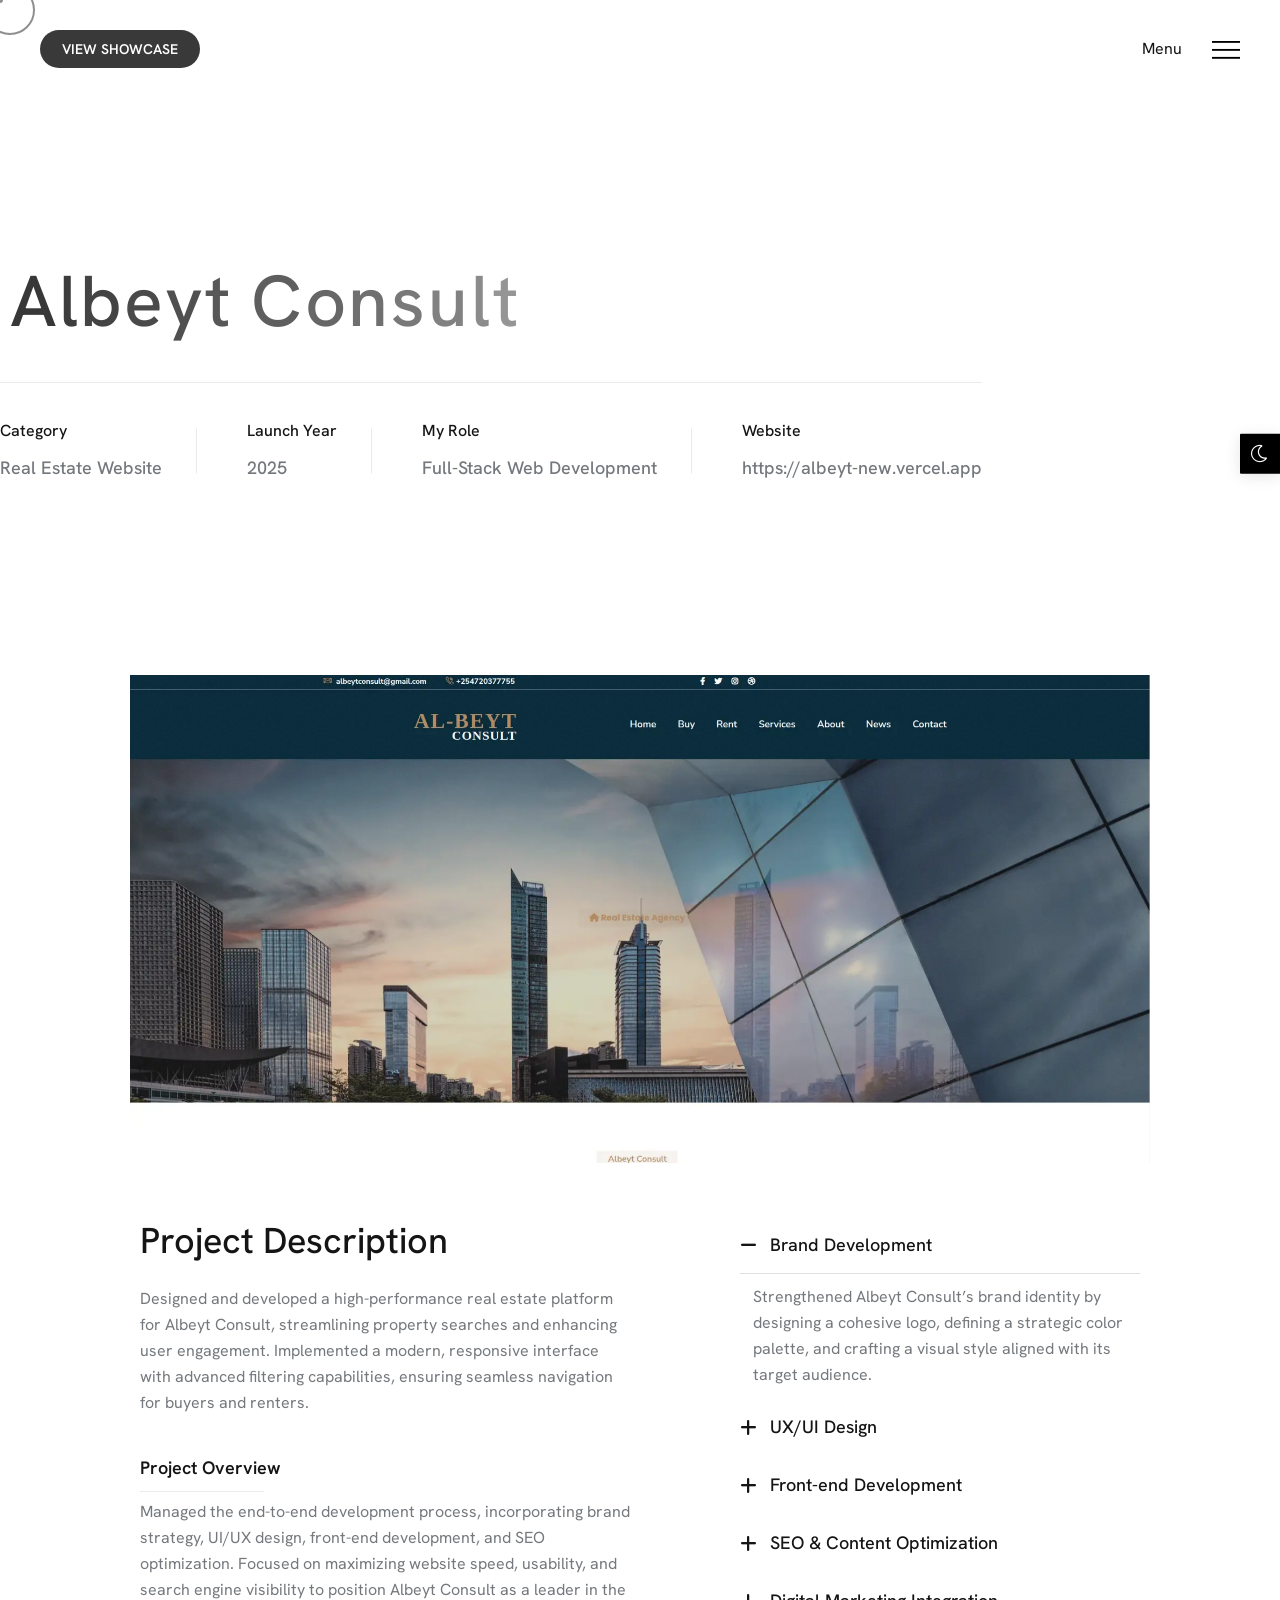
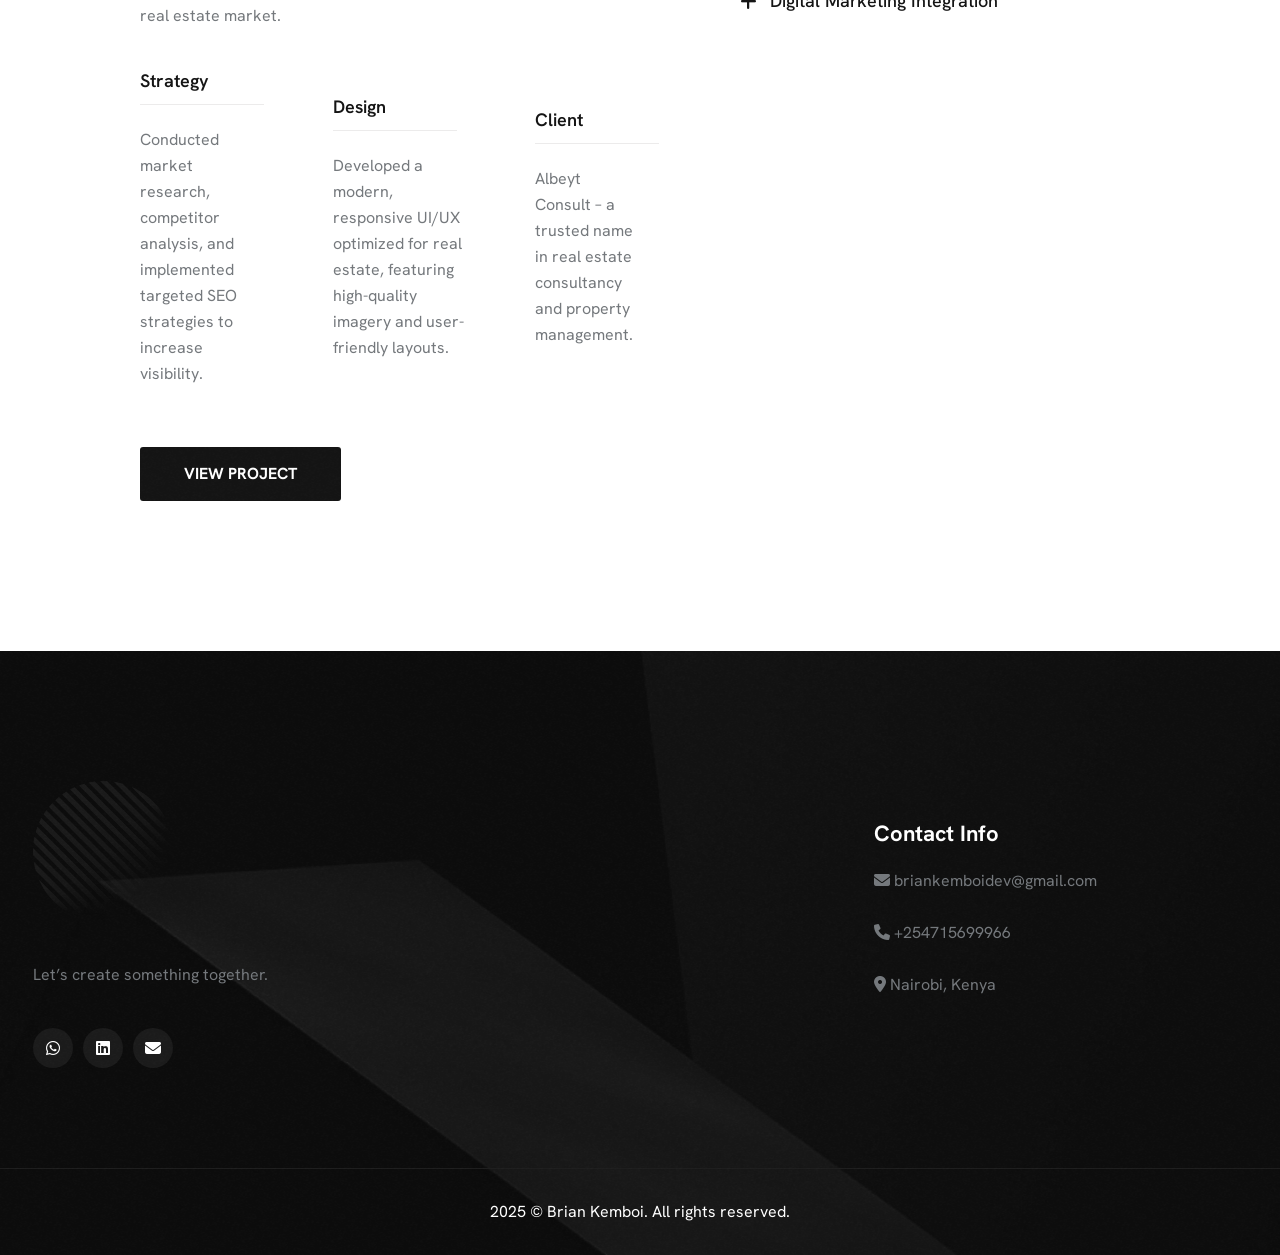
<file: albeyt.html>
<!DOCTYPE html>
<html lang="en" data-theme="light">

<head>
    <meta charset="UTF-8">
    <meta name="viewport" content="width=device-width, initial-scale=1.0">
    <meta name="description" content="Showcasing my portfolio of web development projects, including e-commerce, corporate websites, and digital solutions. Explore my work and expertise in creating modern, functional websites.">
    <link rel="shortcut icon" type="image/x-icon" href="assets/images/logo/flippa.webp">
    <title>Portfolio Details</title>
    <link rel="stylesheet" href="assets/css/plugins/fontawesome-6.css">
    <link rel="stylesheet" href="assets/css/plugins/swiper.min.css">
    <link rel="stylesheet" href="assets/css/vendor/metismenu.css">
    <link rel="stylesheet" href="assets/css/plugins/animate.min.css">
    <link rel="stylesheet" href="assets/css/vendor/bootstrap.min.css">
    <link rel="stylesheet" href="assets/css/style.css">
</head>


<body class="inner-page project-details">

    <!-- Scripts style two -->
    <!-- header area two start -->
    <div class="header-three">
        <div class="header-three-wrapper">
            <div class="row">
                <div class="col-lg-12">
                    <div class="inner">
                        <a href="index.html" class="rts-btn btn-primary-1">VIEW SHOWCASE</a>

                        <div class="header-right">
                            <div class="menu-btn">
                                <span>Menu</span>
                            </div>
                            <div class="menu-btn">

                                <div class="rts-offcanvas-wrapper">
                                    <div class="container-menu">
                                        <div class="action-menu">
                                            <div class="close-event"></div>
                                            <div class="open-event">
                                                <!-- <div class="text">
                        <span>Menu</span>
                        <span>Close</span>
                    </div> -->
                                                <div class="burger">
                                                    <svg viewBox="0 0 15 15" fill="none"
                                                        xmlns="http://www.w3.org/2000/svg" class="icon-close"
                                                        data-v-649bbaab="">
                                                        <line x1="13.788" y1="1.28816" x2="1.06011" y2="14.0161"
                                                            stroke="currentColor" stroke-width="1.2"></line>
                                                        <line x1="1.06049" y1="1.43963" x2="13.7884" y2="14.1675"
                                                            stroke="currentColor" stroke-width="1.2"></line>
                                                    </svg>
                                                    <svg viewBox="0 0 18 12" fill="none"
                                                        xmlns="http://www.w3.org/2000/svg" class="icon-burger"
                                                        data-v-649bbaab="">
                                                        <line x1="18" y1="0.6" y2="0.6" stroke="currentColor"
                                                            stroke-width="1.2" data-v-649bbaab=""></line>
                                                        <line x1="18" y1="5.7167" y2="5.7167" stroke="currentColor"
                                                            stroke-width="1.2" data-v-649bbaab=""></line>
                                                        <line x1="18" y1="10.8334" y2="10.8334" stroke="currentColor"
                                                            stroke-width="1.2" data-v-649bbaab=""></line>
                                                    </svg>
                                                </div>
                                            </div>
                                        </div>
                                    </div>
                                    <div class="rts-fs-menu">
                                        <div class="rts-fs-container row">

                                            <div class="rts-fs--nav col-12 col-md-6">
                                                <ul id="primary-menu" class="navbar-nav-button">


                                                    <li class="menu-item"><a href="index.html">Portfolio</a></li>
                                                    <li class="menu-item"><a href="contact.html">Contact</a></li>
                                                </ul>
                                            </div>

                                            <div class="rts-fs--contacts col-12 col-md-6">
                                                <div class="contact-inner">
                                                    <!-- <div class="contact-information">
                                                        <h2 class="heading-title">Our Office</h2>
                                                        <div class="address">
                                                            <ul>
                                                                <li>
                                                                    <p>98 Post St, Maxuel Street, Frankfurt</p>
                                                                </li>
                                                                <li>
                                                                    <p>575 Market St, Maxuel Street, Frankfurt</p>
                                                                </li>
                                                            </ul>
                                                        </div>
                                                    </div> -->
                                                    <div class="contact-information">
                                                        <h2 class="heading-title">Get In Touch</h2>
                                                        <div class="contact">
                                                            <ul>
                                                                <li><a href="#" class="number">
                                                                        <i class="fas fa-envelope"></i>
                                                                        briankemboidev@gmail.com
                                                                    </a></li>
                                                                <li><a href="#" class="number">
                                                                        <i class="fas fa-phone"></i> +254715699966
                                                                    </a></li>
                                                                <li><a href="#" class="map">
                                                                        <i class="fas fa-map-marker-alt"></i> Nairobi,
                                                                        Kenya
                                                                    </a></li>
                                                            </ul>
                                                        </div>
                                                        <div class="rts-social-area-one">
                                                            <ul>
                                                                <li>
                                                                    <a href="https://wa.me/254715699966?text=Hello,%20I%20am%20interested%20in%20your%20web%20development%20services." target="_blank">
                                                                      <i class="fa-brands fa-whatsapp"></i>
                                                                    </a>
                                                                  </li>
                                                                  <li><a href="https://www.linkedin.com/in/brian-kemboi-b65444140?utm_source=share&utm_campaign=share_via&utm_content=profile&utm_medium=ios_app"><i class="fa-brands fa-linkedin"></i></a></li>
                                                                  <!-- <li><a href="#"><i class="fa-brands fa-skype"></i></a></li> -->
                                                                  <li>
                                                                    <a href="mailto:briankemboidev@gmail.com">
                                                                      <i class="fa-solid fa-envelope"></i>
                                                                    </a>
                                                                  </li>
                                                            </ul>
                                                        </div>
                                                    </div>
                                                </div>
                                            </div>

                                        </div>
                                    </div>
                                </div>
                            </div>
                        </div>
                    </div>
                </div>
            </div>
        </div>
    </div>
    <!-- header area two end -->

    <!-- Scripts style two End -->


    <!-- portfolio title area and large img area -->
   <!-- portfolio title area and large img area -->
<div class="portfolio-large-img-and-top-title">
    <div class="container">
        <div class="row">
            <div class="col-lg-12 ptb--140 ptb_md--80 ptb_sm--60">
                <div class="title-areas-wrapper-pd pt--120 pt_md--60 pt_sm--50">
                    <div class="left-area">
                        <h1 class="title rts_hero__title">Albeyt Consult</h1>
                        <div class="bottom-area">
                            <!-- single category -->
                            <div class="single-categoiry">
                                <p class="light">Category</p>
                                <span>Real Estate Website</span>
                            </div>
                            <!-- single category end-->
                            <!-- single category -->
                            <div class="single-categoiry">
                                <p class="light">Launch Year</p>
                                <span>2025</span>
                            </div>
                            <!-- single category end-->
                            <!-- single category -->
                            <div class="single-categoiry">
                                <p class="light">My Role</p>
                                <span>Full-Stack Web Development</span>
                            </div>
                            <!-- single category end-->
                            <!-- single category -->
                            <div class="single-categoiry">
                                <p class="light">Website</p>
                                <span>https://albeyt-new.vercel.app</span>
                            </div>
                            <!-- single category end-->
                        </div>
                    </div>
                </div>
            </div>
        </div>
    </div>
    <div class="container-140 pb--120">
        <div class="large-img grow">
            <img src="assets/images/projectspics/albeyt.webp" alt="Albeyt Consult Website">
        </div>
    </div>
</div>
<!-- portfolio title area and large img area end -->

<!-- Portfolio details area start -->
<div class="rts-portfolio-details-img-bottom rts-section-gapBottom">
    <div class="container-140">
        <div class="row plr--120 plr_md--50 plr_sm--5">
            <div class="col-lg-6">
                <div class="left-pd-image-bt-content">
                    <h3 class="title">Project Description</h3>
                    <p class="disc">
                        Designed and developed a high-performance real estate platform for Albeyt Consult, streamlining property searches and enhancing user engagement. Implemented a modern, responsive interface with advanced filtering capabilities, ensuring seamless navigation for buyers and renters.
                    </p>
                    <div class="bottom-content">
                        <h6 class="title">Project Overview</h6>
                        <p class="dsic">
                            Managed the end-to-end development process, incorporating brand strategy, UI/UX design, front-end development, and SEO optimization. Focused on maximizing website speed, usability, and search engine visibility to position Albeyt Consult as a leader in the real estate market.
                        </p>
                        <div class="stratagy-wrapper">
                            <div class="single-staratagy">
                                <h6 class="title">Strategy</h6>
                                <p>
                                    Conducted market research, competitor analysis, and implemented targeted SEO strategies to increase visibility.
                                </p>
                            </div>
                            <div class="single-staratagy">
                                <h6 class="title">Design</h6>
                                <p>
                                    Developed a modern, responsive UI/UX optimized for real estate, featuring high-quality imagery and user-friendly layouts.
                                </p>
                            </div>
                            <div class="single-staratagy">
                                <h6 class="title">Client</h6>
                                <p>
                                    Albeyt Consult – a trusted name in real estate consultancy and property management.
                                </p>
                            </div>
                        </div>
                        <a href="https://albeyt-new.vercel.app/" class="rts-btn btn-white mt--60">View Project</a>
                    </div>
                </div>
            </div>
            <div class="col-lg-6 pl--100 pl_md--15 pl_sm--15 pt_md--50 pt_sm--50">
                <div class="accordion-style-pd-1">
                    <div class="accordion" id="accordionExample">
                        <div class="accordion-item">
                            <h2 class="accordion-header" id="headingOne">
                                <button class="accordion-button" type="button" data-bs-toggle="collapse" data-bs-target="#collapseOne" aria-expanded="true" aria-controls="collapseOne">
                                    Brand Development
                                </button>
                            </h2>
                            <div id="collapseOne" class="accordion-collapse collapse show" aria-labelledby="headingOne" data-bs-parent="#accordionExample">
                                <div class="accordion-body">
                                    Strengthened Albeyt Consult’s brand identity by designing a cohesive logo, defining a strategic color palette, and crafting a visual style aligned with its target audience.
                                </div>
                            </div>
                        </div>
                        <div class="accordion-item">
                            <h2 class="accordion-header" id="headingTwo">
                                <button class="accordion-button collapsed" type="button" data-bs-toggle="collapse" data-bs-target="#collapseTwo" aria-expanded="false" aria-controls="collapseTwo">
                                    UX/UI Design
                                </button>
                            </h2>
                            <div id="collapseTwo" class="accordion-collapse collapse" aria-labelledby="headingTwo" data-bs-parent="#accordionExample">
                                <div class="accordion-body">
                                    Engineered an intuitive user experience with clean layouts, ensuring smooth navigation for property searches and client interactions.
                                </div>
                            </div>
                        </div>
                        <div class="accordion-item">
                            <h2 class="accordion-header" id="headingThree">
                                <button class="accordion-button collapsed" type="button" data-bs-toggle="collapse" data-bs-target="#collapseThree" aria-expanded="false" aria-controls="collapseThree">
                                    Front-end Development
                                </button>
                            </h2>
                            <div id="collapseThree" class="accordion-collapse collapse" aria-labelledby="headingThree" data-bs-parent="#accordionExample">
                                <div class="accordion-body">
                                    Developed a responsive and fast-loading website using modern web technologies, ensuring optimal performance across all devices.
                                </div>
                            </div>
                        </div>
                        <div class="accordion-item">
                            <h2 class="accordion-header" id="headingFour">
                                <button class="accordion-button collapsed" type="button" data-bs-toggle="collapse" data-bs-target="#collapseFour" aria-expanded="false" aria-controls="collapseFour">
                                    SEO & Content Optimization
                                </button>
                            </h2>
                            <div id="collapseFour" class="accordion-collapse collapse" aria-labelledby="headingFour" data-bs-parent="#accordionExample">
                                <div class="accordion-body">
                                    Created engaging, keyword-optimized content and implemented on-page SEO best practices to boost search rankings and drive organic traffic.
                                </div>
                            </div>
                        </div>
                        <div class="accordion-item">
                            <h2 class="accordion-header" id="headingFive">
                                <button class="accordion-button collapsed" type="button" data-bs-toggle="collapse" data-bs-target="#collapseFive" aria-expanded="false" aria-controls="collapseFive">
                                    Digital Marketing Integration
                                </button>
                            </h2>
                            <div id="collapseFive" class="accordion-collapse collapse" aria-labelledby="headingFive" data-bs-parent="#accordionExample">
                                <div class="accordion-body">
                                    Integrated analytics and marketing tools to track user engagement and optimize campaigns.
                                </div>
                            </div>
                        </div>
                    </div>
                </div>
            </div>
        </div>
    </div>
</div>
<!-- Portfolio details area end -->


    
    <!-- rts footer two area start -->
    <div class="rts-footer-two-area bg-footer-2 bg_image">
        <div class="container-n">
            <div class="row">
                <div class="col-lg-12 pt--130 pt_sm--60 pb--100 pb_sm--50">
                    <div class="footer-two-wrapper-content">
                        <!-- footer left start -->
                        <div class="footer-left-two">
                            <a href="index.html" class="logo">
                                <img src="assets/images/banner/06.png" alt="logo">
                            </a>
                            <p class="disc">
                                Let’s create something together.
                            </p>
                            <div class="rts-social-area-one">
                                <ul>
                                    <li>
                                        <a href="https://wa.me/254715699966?text=Hello,%20I%20am%20interested%20in%20your%20web%20development%20services." target="_blank">
                                          <i class="fa-brands fa-whatsapp"></i>
                                        </a>
                                      </li>
                                      <li><a href="https://www.linkedin.com/in/brian-kemboi-b65444140?utm_source=share&utm_campaign=share_via&utm_content=profile&utm_medium=ios_app"><i class="fa-brands fa-linkedin"></i></a></li>
                                      <!-- <li><a href="#"><i class="fa-brands fa-skype"></i></a></li> -->
                                      <li>
                                        <a href="mailto:briankemboidev@gmail.com">
                                          <i class="fa-solid fa-envelope"></i>
                                        </a>
                                    </li>
                                </ul>
                            </div>
                        </div>
                        <!-- footer left end -->

                        <!-- footer right area start -->
                        <div class="footer-right-two">
                            <!-- contact info -->
                            <div class="contact-information">
                                <h5 class="title">Contact Info</h5>

                                <a href="#" class="number">
                                    <i class="fas fa-envelope"></i> briankemboidev@gmail.com
                                </a> <br>
                                <a href="#" class="number">
                                    <i class="fas fa-phone"></i> +254715699966
                                </a> <br>
                                <a href="#" class="map">
                                    <i class="fas fa-map-marker-alt"></i> Nairobi, Kenya
                                </a>
                            </div>
                            <!-- contact info end -->
                            <!-- contact info -->
                            <div class="contact-information input">
                                <!-- <p class="map">Subscribe our newsletter for future updates. don’t <br> worry we don’t
                                    spam your email address</p>
                                <form action="#" class="form-footer-2">
                                    <label for="email-1"><i class="fa-regular fa-envelope"></i></label>
                                    <input id="email-1" type="email" placeholder="Enter your email..." required>
                                    <button type="submit">Subscribe</button>
                                </form> -->
                            </div>
                            <!-- contact info end -->
                        </div>
                        <!-- footer right area end -->
                    </div>
                </div>
                <div class="col-lg-12">
                    <!-- copyright-area-start -->
                    <div class="copy-right-area-start-two">
                        <p class="left">2025 © Brian Kemboi. All rights reserved.</p>

                    </div>
                    <!-- copyright-area-end -->
                </div>
            </div>
        </div>
    </div>
    <!-- rts footer two area end -->


    <!-- Scripts style two -->
    <div class="loading-screen" id="loading-screen">
        <span class="bar top-bar"></span>
        <span class="bar down-bar"></span>
        <span class="progress-line"></span>
        <span class="loading-counter"> </span>
    </div>


    <div class="bg-noise"></div>


    <!-- back to top start -->
    <div class="progress-wrap">
        <svg class="progress-circle svg-content" width="100%" height="100%" viewBox="-1 -1 102 102">
            <path d="M50,1 a49,49 0 0,1 0,98 a49,49 0 0,1 0,-98"></path>
        </svg>
    </div>
    <!-- back to top end -->



    <!-- pre loader start -->
    <div class="rts-cursor cursor-outer" data-default="yes" data-link="yes" data-slider="no">
        <span class="fn-cursor"></span>
    </div>
    <div class="rts-cursor cursor-inner" data-default="yes" data-link="yes" data-slider="no">
        <span class="fn-cursor">
            <span class="fn-left"></span>
            <span class="fn-right"></span>
        </span>
    </div>
    <!-- pre loader end -->



    <!-- dark light switcher start-->
    <div class="modal-sidebar-scroll rts-dark-light">
        <ul>
            <li class="go-dark-w"><span>Dark</span><i class="rts-go-dark fal fa-moon"></i></li>
            <li class="go-light-w"><span>Light</span><i class="rts-go-light fa-light fa-brightness"></i></li>
        </ul>
    </div>
    <!-- dark light switcher end -->



    <script defer src="assets/js/vendor/jquery.min.js"></script>
    <script defer src="assets/js/plugins/bootstrap.min.js"></script>
    <script defer src="assets/js/plugins/contact.form.js"></script>
    <script defer src="assets/js/vendor/waypoint.js"></script>
    <script defer src="assets/js/plugins/swiper.js"></script>


    <!-- for side bar sticky -->
    <script defer src="assets/js/plugins/resizer-sensor.js"></script>
    <script defer src="assets/js/plugins/sticky-sidebar.js"></script>
    <!-- for side bar sticky end-->

    <script defer src="assets/js/plugins/isotop.js"></script>
    <script defer src="assets/js/plugins/imagesloaded.pkgd.min.js"></script>

    <script defer src="assets/js/plugins/smoothscroll-varticle.js"></script>
    <script defer src="assets/js/vendor/gsap.js"></script>
    <script defer src="assets/js/plugins/scrolltiger.js"></script>
    <script defer src="assets/js/plugins/scrolltoplugin.js"></script>
    <script defer src="assets/js/plugins/splittext.js"></script>
    <script defer src="assets/js/plugins/smoothscroll.js"></script>

    <!-- title opacity scroll magix -->
    <script defer src="assets/js/plugins/scrollmagic.js"></script>
    <script defer src="assets/js/plugins/animate-scrollmagic.js"></script>
    <!-- title opacity scroll magic end -->



    <script defer src="assets/js/plugins/tilt.js"></script>
    <script defer src="assets/js/plugins/counterup.js"></script>

    <script defer src="assets/js/vendor/waw.js"></script>
    <!-- custom javascripts -->
    <script defer src="assets/js/main.js"></script>
    <!-- Scripts style two End -->
</body>

</html>
</file>
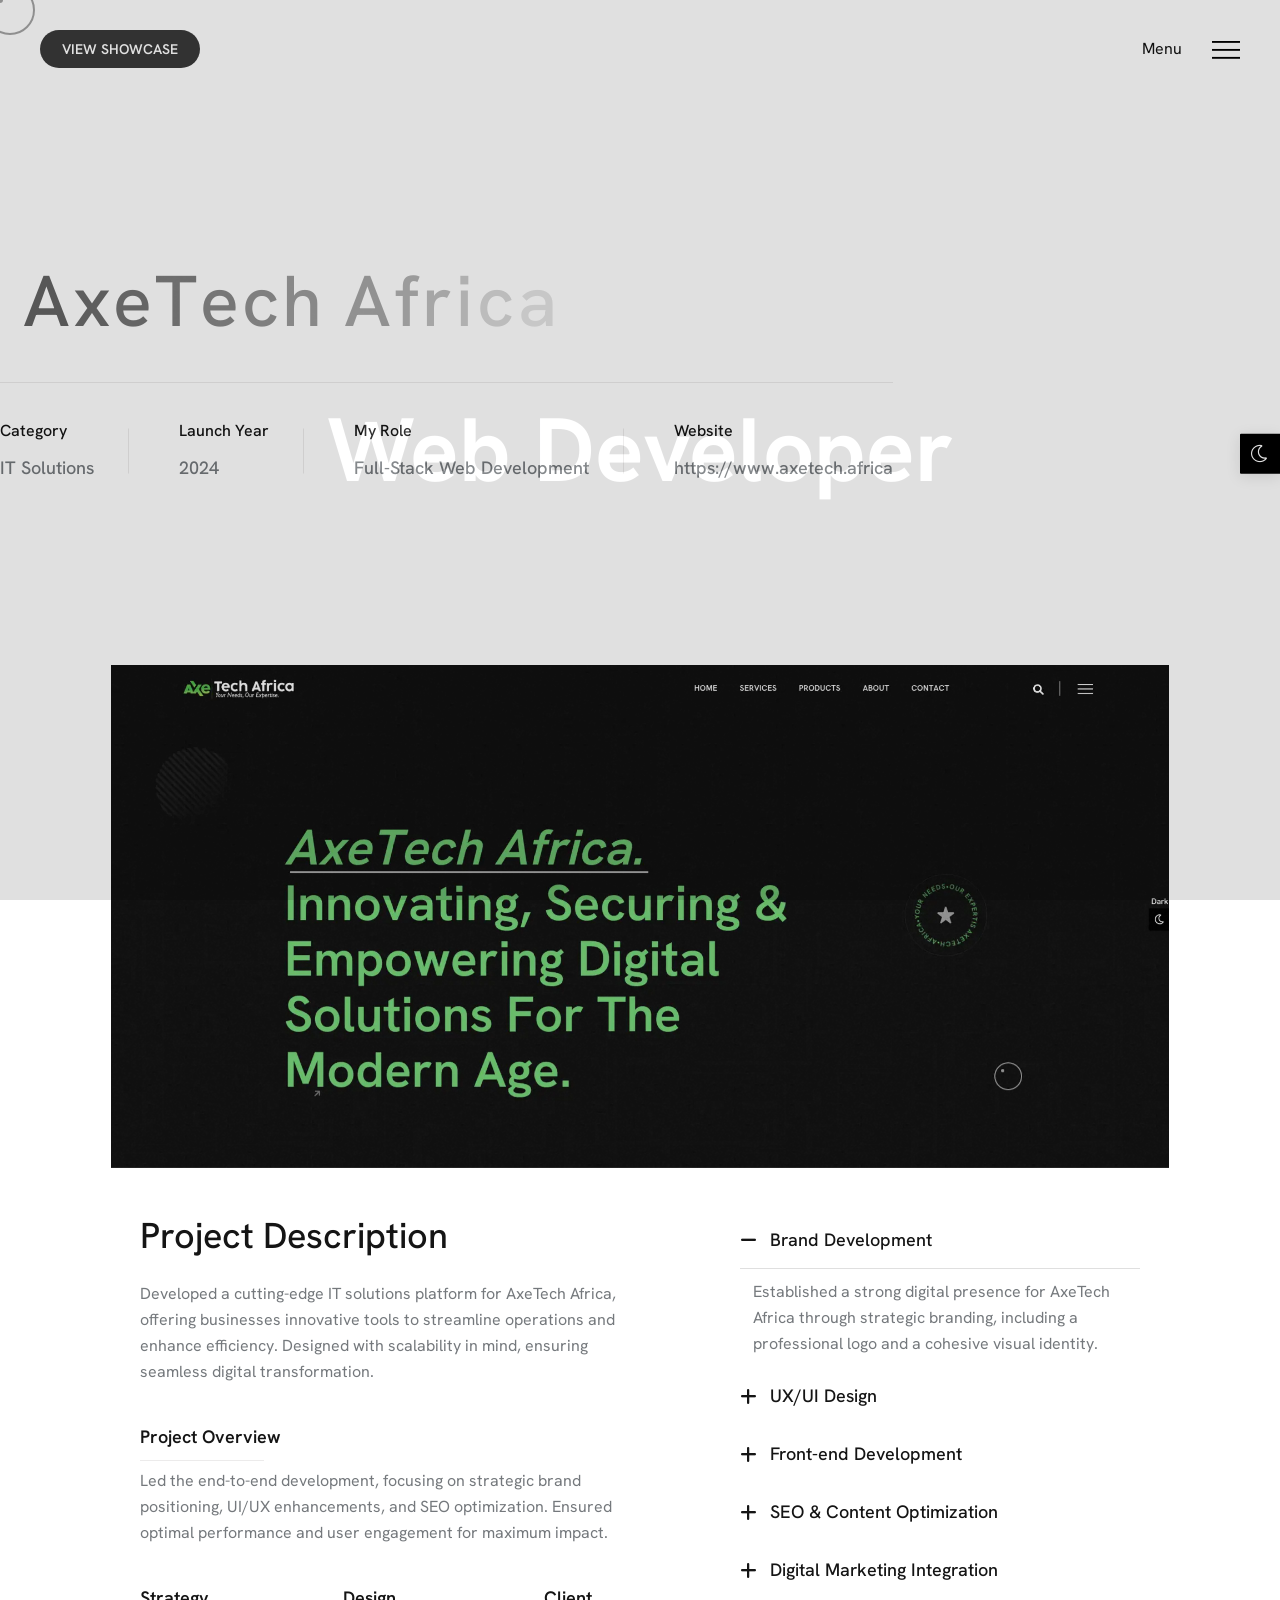
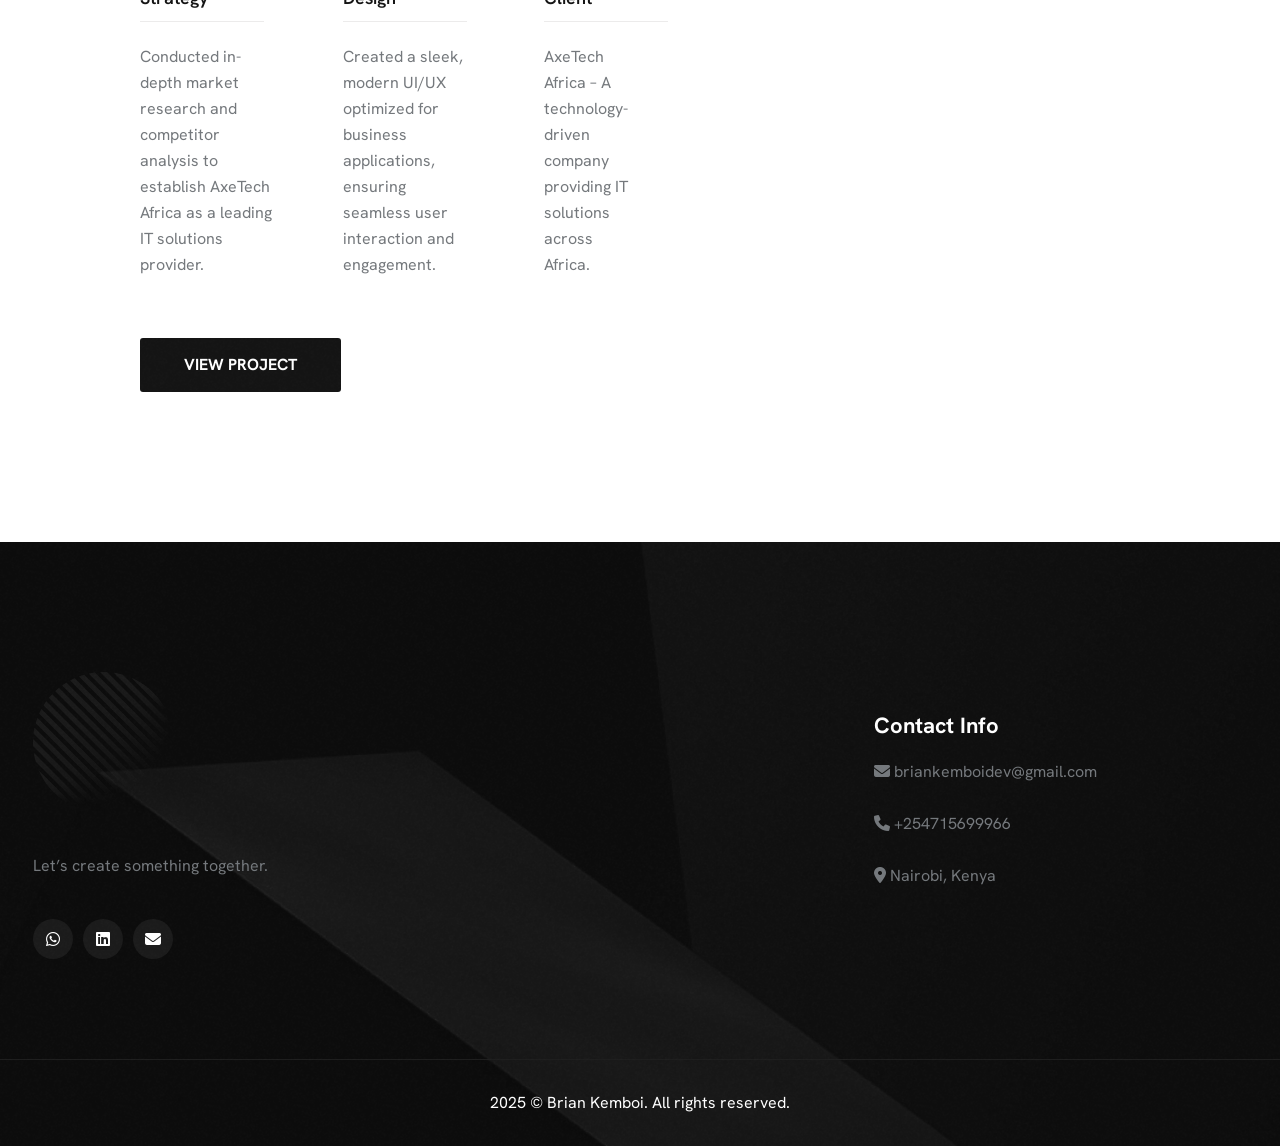
<file: axe.html>
<!DOCTYPE html>
<html lang="en" data-theme="light">

<head>
    <meta charset="UTF-8">
    <meta name="viewport" content="width=device-width, initial-scale=1.0">
    <meta name="description" content="Showcasing my portfolio of web development projects, including e-commerce, corporate websites, and digital solutions. Explore my work and expertise in creating modern, functional websites.">
    <link rel="shortcut icon" type="image/x-icon" href="assets/images/logo/flippa.webp">
    <title>Portfolio Details</title>
    <link rel="stylesheet" href="assets/css/plugins/fontawesome-6.css">
    <link rel="stylesheet" href="assets/css/plugins/swiper.min.css">
    <link rel="stylesheet" href="assets/css/vendor/metismenu.css">
    <link rel="stylesheet" href="assets/css/plugins/animate.min.css">
    <link rel="stylesheet" href="assets/css/vendor/bootstrap.min.css">
    <link rel="stylesheet" href="assets/css/style.css">
</head>


<body class="inner-page project-details">

    <!-- Scripts style two -->
    <!-- header area two start -->
    <div class="header-three">
        <div class="header-three-wrapper">
            <div class="row">
                <div class="col-lg-12">
                    <div class="inner">
                        <a href="index.html" class="rts-btn btn-primary-1">VIEW SHOWCASE</a>

                        <div class="header-right">
                            <div class="menu-btn">
                                <span>Menu</span>
                            </div>
                            <div class="menu-btn">

                                <div class="rts-offcanvas-wrapper">
                                    <div class="container-menu">
                                        <div class="action-menu">
                                            <div class="close-event"></div>
                                            <div class="open-event">
                                                <!-- <div class="text">
                        <span>Menu</span>
                        <span>Close</span>
                    </div> -->
                                                <div class="burger">
                                                    <svg viewBox="0 0 15 15" fill="none"
                                                        xmlns="http://www.w3.org/2000/svg" class="icon-close"
                                                        data-v-649bbaab="">
                                                        <line x1="13.788" y1="1.28816" x2="1.06011" y2="14.0161"
                                                            stroke="currentColor" stroke-width="1.2"></line>
                                                        <line x1="1.06049" y1="1.43963" x2="13.7884" y2="14.1675"
                                                            stroke="currentColor" stroke-width="1.2"></line>
                                                    </svg>
                                                    <svg viewBox="0 0 18 12" fill="none"
                                                        xmlns="http://www.w3.org/2000/svg" class="icon-burger"
                                                        data-v-649bbaab="">
                                                        <line x1="18" y1="0.6" y2="0.6" stroke="currentColor"
                                                            stroke-width="1.2" data-v-649bbaab=""></line>
                                                        <line x1="18" y1="5.7167" y2="5.7167" stroke="currentColor"
                                                            stroke-width="1.2" data-v-649bbaab=""></line>
                                                        <line x1="18" y1="10.8334" y2="10.8334" stroke="currentColor"
                                                            stroke-width="1.2" data-v-649bbaab=""></line>
                                                    </svg>
                                                </div>
                                            </div>
                                        </div>
                                    </div>
                                    <div class="rts-fs-menu">
                                        <div class="rts-fs-container row">

                                            <div class="rts-fs--nav col-12 col-md-6">
                                                <ul id="primary-menu" class="navbar-nav-button">


                                                    <li class="menu-item"><a href="index.html">Portfolio</a></li>
                                                    <li class="menu-item"><a href="contact.html">Contact</a></li>
                                                </ul>
                                            </div>

                                            <div class="rts-fs--contacts col-12 col-md-6">
                                                <div class="contact-inner">
                                                    <!-- <div class="contact-information">
                                                        <h2 class="heading-title">Our Office</h2>
                                                        <div class="address">
                                                            <ul>
                                                                <li>
                                                                    <p>98 Post St, Maxuel Street, Frankfurt</p>
                                                                </li>
                                                                <li>
                                                                    <p>575 Market St, Maxuel Street, Frankfurt</p>
                                                                </li>
                                                            </ul>
                                                        </div>
                                                    </div> -->
                                                    <div class="contact-information">
                                                        <h2 class="heading-title">Get In Touch</h2>
                                                        <div class="contact">
                                                            <ul>
                                                                <li><a href="#" class="number">
                                                                        <i class="fas fa-envelope"></i>
                                                                        briankemboidev@gmail.com
                                                                    </a></li>
                                                                <li><a href="#" class="number">
                                                                        <i class="fas fa-phone"></i> +254715699966
                                                                    </a></li>
                                                                <li><a href="#" class="map">
                                                                        <i class="fas fa-map-marker-alt"></i> Nairobi,
                                                                        Kenya
                                                                    </a></li>
                                                            </ul>
                                                        </div>
                                                        <div class="rts-social-area-one">
                                                            <ul>
                                                                <li>
                                                                    <a href="https://wa.me/254715699966?text=Hello,%20I%20am%20interested%20in%20your%20web%20development%20services." target="_blank">
                                                                      <i class="fa-brands fa-whatsapp"></i>
                                                                    </a>
                                                                  </li>
                                                                  <li><a href="https://www.linkedin.com/in/brian-kemboi-b65444140?utm_source=share&utm_campaign=share_via&utm_content=profile&utm_medium=ios_app"><i class="fa-brands fa-linkedin"></i></a></li>
                                                                  <!-- <li><a href="#"><i class="fa-brands fa-skype"></i></a></li> -->
                                                                  <li>
                                                                    <a href="mailto:briankemboidev@gmail.com">
                                                                      <i class="fa-solid fa-envelope"></i>
                                                                    </a>
                                                                  </li>
                                                            </ul>
                                                        </div>
                                                    </div>
                                                </div>
                                            </div>

                                        </div>
                                    </div>
                                </div>
                            </div>
                        </div>
                    </div>
                </div>
            </div>
        </div>
    </div>
    <!-- header area two end -->

    <!-- Scripts style two End -->


    <!-- portfolio title area and large img area -->
   <!-- portfolio title area and large img area -->
  
   <div class="portfolio-large-img-and-top-title">
       <div class="container">
           <div class="row">
               <div class="col-lg-12 ptb--140 ptb_md--80 ptb_sm--60">
                   <div class="title-areas-wrapper-pd pt--120 pt_md--60 pt_sm--50">
                       <div class="left-area">
                           <h1 class="title rts_hero__title">AxeTech Africa</h1>
                           <div class="bottom-area">
                               <!-- single category -->
                               <div class="single-categoiry">
                                   <p class="light">Category</p>
                                   <span>IT Solutions</span>
                               </div>
                               <!-- single category end-->
                               <!-- single category -->
                               <div class="single-categoiry">
                                   <p class="light">Launch Year</p>
                                   <span>2024</span>
                               </div>
                               <!-- single category end-->
                               <!-- single category -->
                               <div class="single-categoiry">
                                   <p class="light">My Role</p>
                                   <span>Full-Stack Web Development</span>
                               </div>
                               <!-- single category end-->
                               <!-- single category -->
                               <div class="single-categoiry">
                                   <p class="light">Website</p>
                                   <span>https://www.axetech.africa</span>
                               </div>
                               <!-- single category end-->
                           </div>
                       </div>
                   </div>
               </div>
           </div>
       </div>
       <div class="container-140 pb--120">
           <div class="large-img grow">
               <img src="assets/images/projectspics/axe.webp" alt="AxeTech Africa Website">
           </div>
       </div>
   </div>
   <!-- portfolio title area and large img area end -->
   
   <!-- Portfolio details area start -->
   <div class="rts-portfolio-details-img-bottom rts-section-gapBottom">
       <div class="container-140">
           <div class="row plr--120 plr_md--50 plr_sm--5">
               <div class="col-lg-6">
                   <div class="left-pd-image-bt-content">
                       <h3 class="title">Project Description</h3>
                       <p class="disc">
                           Developed a cutting-edge IT solutions platform for AxeTech Africa, offering businesses innovative tools to streamline operations and enhance efficiency. Designed with scalability in mind, ensuring seamless digital transformation.
                       </p>
                       <div class="bottom-content">
                           <h6 class="title">Project Overview</h6>
                           <p class="dsic">
                               Led the end-to-end development, focusing on strategic brand positioning, UI/UX enhancements, and SEO optimization. Ensured optimal performance and user engagement for maximum impact.
                           </p>
                           <div class="stratagy-wrapper">
                               <div class="single-staratagy">
                                   <h6 class="title">Strategy</h6>
                                   <p>
                                       Conducted in-depth market research and competitor analysis to establish AxeTech Africa as a leading IT solutions provider.
                                   </p>
                               </div>
                               <div class="single-staratagy">
                                   <h6 class="title">Design</h6>
                                   <p>
                                       Created a sleek, modern UI/UX optimized for business applications, ensuring seamless user interaction and engagement.
                                   </p>
                               </div>
                               <div class="single-staratagy">
                                   <h6 class="title">Client</h6>
                                   <p>
                                       AxeTech Africa – A technology-driven company providing IT solutions across Africa.
                                   </p>
                               </div>
                           </div>
                           <a href="https://www.axetech.africa" class="rts-btn btn-white mt--60">View Project</a>
                       </div>
                   </div>
               </div>
               <div class="col-lg-6 pl--100 pl_md--15 pl_sm--15 pt_md--50 pt_sm--50">
                   <div class="accordion-style-pd-1">
                       <div class="accordion" id="accordionExample">
                           <div class="accordion-item">
                               <h2 class="accordion-header" id="headingOne">
                                   <button class="accordion-button" type="button" data-bs-toggle="collapse" data-bs-target="#collapseOne" aria-expanded="true" aria-controls="collapseOne">
                                       Brand Development
                                   </button>
                               </h2>
                               <div id="collapseOne" class="accordion-collapse collapse show" aria-labelledby="headingOne" data-bs-parent="#accordionExample">
                                   <div class="accordion-body">
                                       Established a strong digital presence for AxeTech Africa through strategic branding, including a professional logo and a cohesive visual identity.
                                   </div>
                               </div>
                           </div>
                           <div class="accordion-item">
                               <h2 class="accordion-header" id="headingTwo">
                                   <button class="accordion-button collapsed" type="button" data-bs-toggle="collapse" data-bs-target="#collapseTwo" aria-expanded="false" aria-controls="collapseTwo">
                                       UX/UI Design
                                   </button>
                               </h2>
                               <div id="collapseTwo" class="accordion-collapse collapse" aria-labelledby="headingTwo" data-bs-parent="#accordionExample">
                                   <div class="accordion-body">
                                       Designed an intuitive and engaging user experience tailored for businesses seeking IT solutions.
                                   </div>
                               </div>
                           </div>
                           <div class="accordion-item">
                               <h2 class="accordion-header" id="headingThree">
                                   <button class="accordion-button collapsed" type="button" data-bs-toggle="collapse" data-bs-target="#collapseThree" aria-expanded="false" aria-controls="collapseThree">
                                       Front-end Development
                                   </button>
                               </h2>
                               <div id="collapseThree" class="accordion-collapse collapse" aria-labelledby="headingThree" data-bs-parent="#accordionExample">
                                   <div class="accordion-body">
                                       Engineered a fully responsive and high-performance website using the latest web technologies.
                                   </div>
                               </div>
                           </div>
                           <div class="accordion-item">
                               <h2 class="accordion-header" id="headingFour">
                                   <button class="accordion-button collapsed" type="button" data-bs-toggle="collapse" data-bs-target="#collapseFour" aria-expanded="false" aria-controls="collapseFour">
                                       SEO & Content Optimization
                                   </button>
                               </h2>
                               <div id="collapseFour" class="accordion-collapse collapse" aria-labelledby="headingFour" data-bs-parent="#accordionExample">
                                   <div class="accordion-body">
                                       Implemented effective SEO strategies to improve search rankings and increase organic traffic for AxeTech Africa.
                                   </div>
                               </div>
                           </div>
                           <div class="accordion-item">
                               <h2 class="accordion-header" id="headingFive">
                                   <button class="accordion-button collapsed" type="button" data-bs-toggle="collapse" data-bs-target="#collapseFive" aria-expanded="false" aria-controls="collapseFive">
                                       Digital Marketing Integration
                                   </button>
                               </h2>
                               <div id="collapseFive" class="accordion-collapse collapse" aria-labelledby="headingFive" data-bs-parent="#accordionExample">
                                   <div class="accordion-body">
                                       Integrated digital marketing tools for enhanced audience targeting, analytics, and campaign tracking.
                                   </div>
                               </div>
                           </div>
                       </div>
                   </div>
               </div>
           </div>
       </div>
   </div>
   <!-- Portfolio details area end -->
   


    
    <!-- rts footer two area start -->
    <div class="rts-footer-two-area bg-footer-2 bg_image">
        <div class="container-n">
            <div class="row">
                <div class="col-lg-12 pt--130 pt_sm--60 pb--100 pb_sm--50">
                    <div class="footer-two-wrapper-content">
                        <!-- footer left start -->
                        <div class="footer-left-two">
                            <a href="index.html" class="logo">
                                <img src="assets/images/banner/06.png" alt="logo">
                            </a>
                            <p class="disc">
                                Let’s create something together.
                            </p>
                            <div class="rts-social-area-one">
                                <ul>
                                    <li>
                                        <a href="https://wa.me/254715699966?text=Hello,%20I%20am%20interested%20in%20your%20web%20development%20services." target="_blank">
                                          <i class="fa-brands fa-whatsapp"></i>
                                        </a>
                                      </li>
                                      <li><a href="https://www.linkedin.com/in/brian-kemboi-b65444140?utm_source=share&utm_campaign=share_via&utm_content=profile&utm_medium=ios_app"><i class="fa-brands fa-linkedin"></i></a></li>
                                      <!-- <li><a href="#"><i class="fa-brands fa-skype"></i></a></li> -->
                                      <li>
                                        <a href="mailto:briankemboidev@gmail.com">
                                          <i class="fa-solid fa-envelope"></i>
                                        </a>
                                    </li>
                                </ul>
                            </div>
                        </div>
                        <!-- footer left end -->

                        <!-- footer right area start -->
                        <div class="footer-right-two">
                            <!-- contact info -->
                            <div class="contact-information">
                                <h5 class="title">Contact Info</h5>

                                <a href="#" class="number">
                                    <i class="fas fa-envelope"></i> briankemboidev@gmail.com
                                </a> <br>
                                <a href="#" class="number">
                                    <i class="fas fa-phone"></i> +254715699966
                                </a> <br>
                                <a href="#" class="map">
                                    <i class="fas fa-map-marker-alt"></i> Nairobi, Kenya
                                </a>
                            </div>
                            <!-- contact info end -->
                            <!-- contact info -->
                            <div class="contact-information input">
                                <!-- <p class="map">Subscribe our newsletter for future updates. don’t <br> worry we don’t
                                    spam your email address</p>
                                <form action="#" class="form-footer-2">
                                    <label for="email-1"><i class="fa-regular fa-envelope"></i></label>
                                    <input id="email-1" type="email" placeholder="Enter your email..." required>
                                    <button type="submit">Subscribe</button>
                                </form> -->
                            </div>
                            <!-- contact info end -->
                        </div>
                        <!-- footer right area end -->
                    </div>
                </div>
                <div class="col-lg-12">
                    <!-- copyright-area-start -->
                    <div class="copy-right-area-start-two">
                        <p class="left">2025 © Brian Kemboi. All rights reserved.</p>

                    </div>
                    <!-- copyright-area-end -->
                </div>
            </div>
        </div>
    </div>
    <!-- rts footer two area end -->


    <!-- Scripts style two -->
    <div class="loading-screen" id="loading-screen">
        <span class="bar top-bar"></span>
        <span class="bar down-bar"></span>
        <span class="progress-line"></span>
        <span class="loading-counter"> </span>
    </div>


    <div class="bg-noise"></div>


    <!-- back to top start -->
    <div class="progress-wrap">
        <svg class="progress-circle svg-content" width="100%" height="100%" viewBox="-1 -1 102 102">
            <path d="M50,1 a49,49 0 0,1 0,98 a49,49 0 0,1 0,-98"></path>
        </svg>
    </div>
    <!-- back to top end -->



    <!-- pre loader start -->
    <div class="rts-cursor cursor-outer" data-default="yes" data-link="yes" data-slider="no">
        <span class="fn-cursor"></span>
    </div>
    <div class="rts-cursor cursor-inner" data-default="yes" data-link="yes" data-slider="no">
        <span class="fn-cursor">
            <span class="fn-left"></span>
            <span class="fn-right"></span>
        </span>
    </div>
    <!-- pre loader end -->



    <!-- dark light switcher start-->
    <div class="modal-sidebar-scroll rts-dark-light">
        <ul>
            <li class="go-dark-w"><span>Dark</span><i class="rts-go-dark fal fa-moon"></i></li>
            <li class="go-light-w"><span>Light</span><i class="rts-go-light fa-light fa-brightness"></i></li>
        </ul>
    </div>
    <!-- dark light switcher end -->



    <script defer src="assets/js/vendor/jquery.min.js"></script>
    <script defer src="assets/js/plugins/bootstrap.min.js"></script>
    <script defer src="assets/js/plugins/contact.form.js"></script>
    <script defer src="assets/js/vendor/waypoint.js"></script>
    <script defer src="assets/js/plugins/swiper.js"></script>


    <!-- for side bar sticky -->
    <script defer src="assets/js/plugins/resizer-sensor.js"></script>
    <script defer src="assets/js/plugins/sticky-sidebar.js"></script>
    <!-- for side bar sticky end-->

    <script defer src="assets/js/plugins/isotop.js"></script>
    <script defer src="assets/js/plugins/imagesloaded.pkgd.min.js"></script>

    <script defer src="assets/js/plugins/smoothscroll-varticle.js"></script>
    <script defer src="assets/js/vendor/gsap.js"></script>
    <script defer src="assets/js/plugins/scrolltiger.js"></script>
    <script defer src="assets/js/plugins/scrolltoplugin.js"></script>
    <script defer src="assets/js/plugins/splittext.js"></script>
    <script defer src="assets/js/plugins/smoothscroll.js"></script>

    <!-- title opacity scroll magix -->
    <script defer src="assets/js/plugins/scrollmagic.js"></script>
    <script defer src="assets/js/plugins/animate-scrollmagic.js"></script>
    <!-- title opacity scroll magic end -->



    <script defer src="assets/js/plugins/tilt.js"></script>
    <script defer src="assets/js/plugins/counterup.js"></script>

    <script defer src="assets/js/vendor/waw.js"></script>
    <!-- custom javascripts -->
    <script defer src="assets/js/main.js"></script>
    <!-- Scripts style two End -->
</body>

</html>
</file>
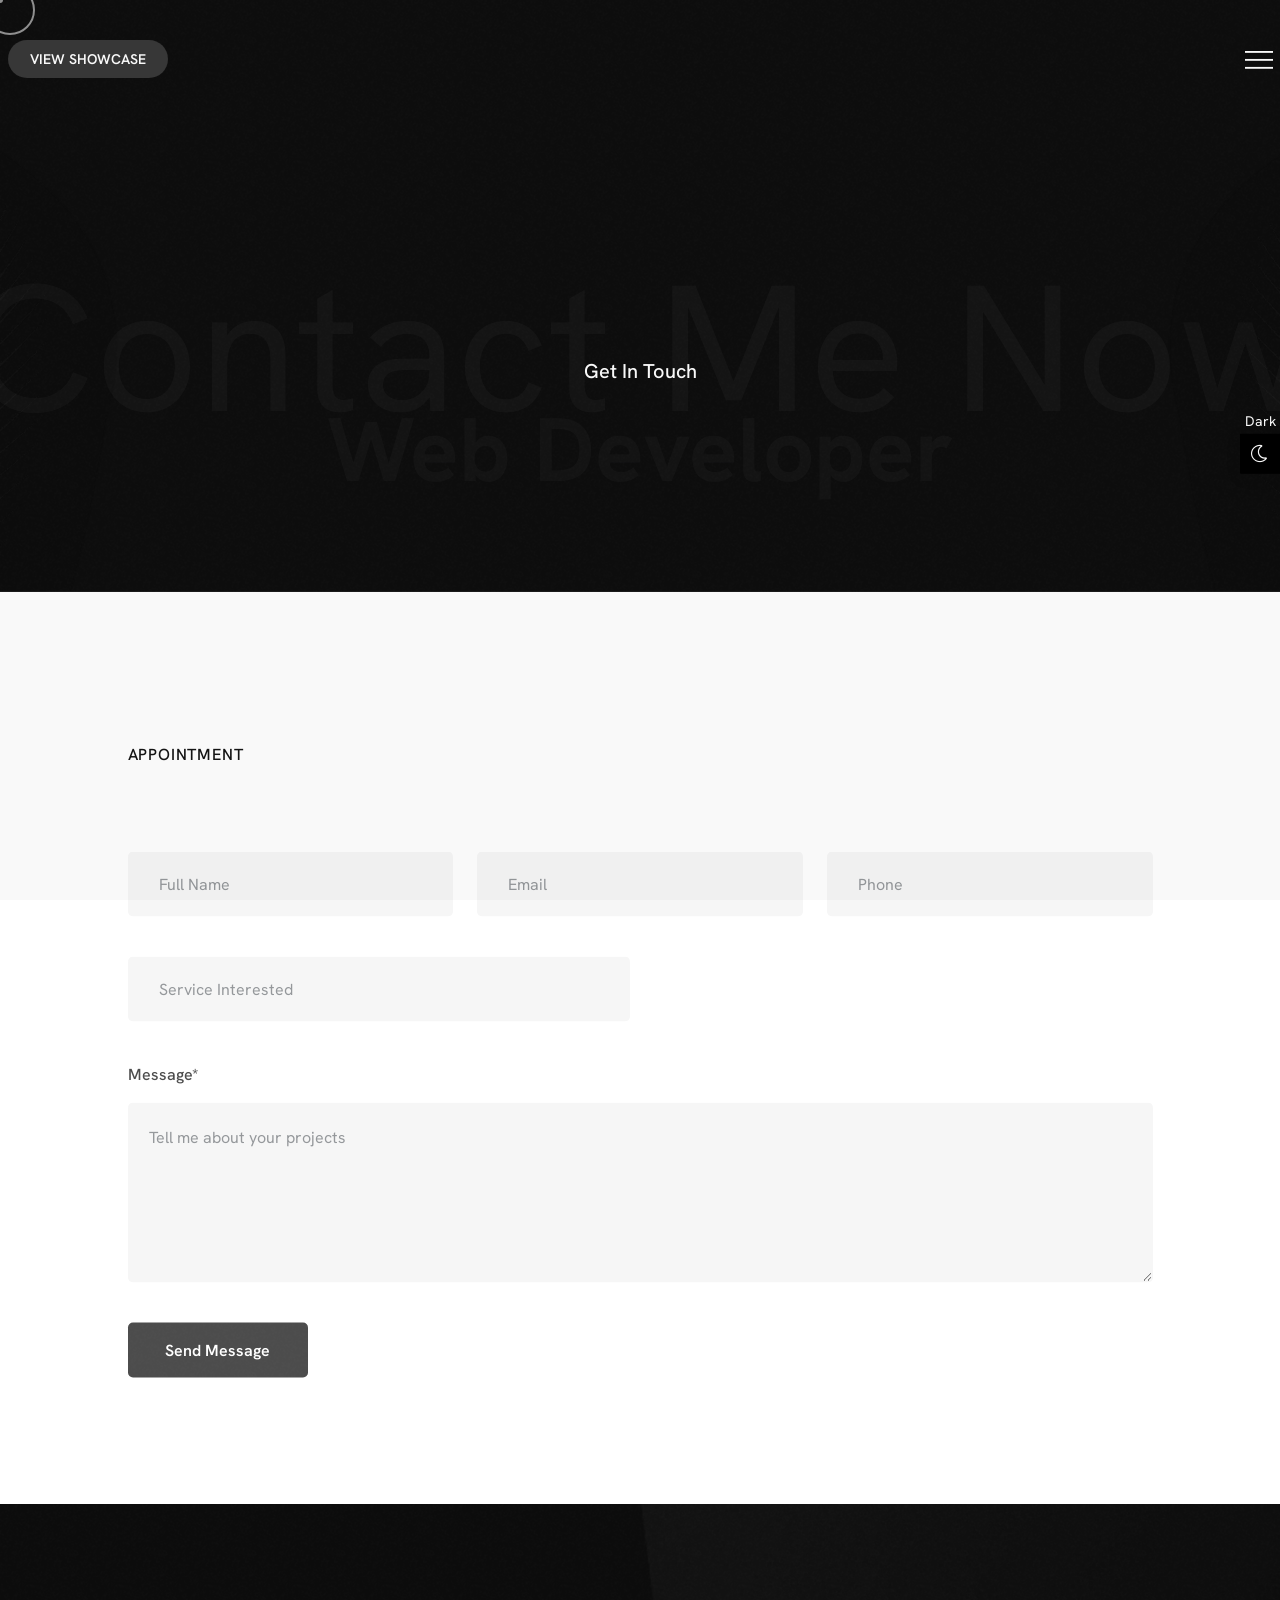
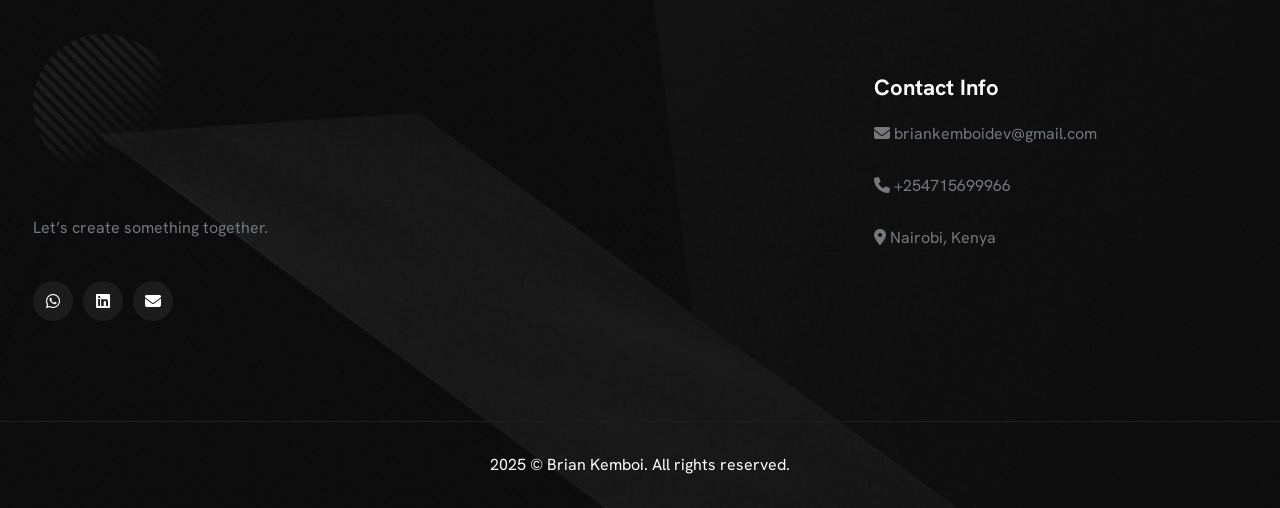
<file: contact.html>
<!DOCTYPE html>
<html lang="en" data-theme="light">

<head>
    <meta charset="UTF-8">
    <meta name="viewport" content="width=device-width, initial-scale=1.0">
    <meta name="theme-style-mode" content="1">
    <link rel="shortcut icon" type="image/x-icon" href="assets/images/logo/flippa.webp">
    <title>Contact | Brian Kemboi - Full-Stack Web Developer</title>
    <link rel="stylesheet" href="assets/css/plugins/fontawesome-6.css">
    <link rel="stylesheet" href="assets/css/plugins/swiper.min.css">
    <link rel="stylesheet" href="assets/css/vendor/metismenu.css">
    <link rel="stylesheet" href="assets/css/plugins/animate.min.css">
    <link rel="stylesheet" href="assets/css/vendor/bootstrap.min.css">
    <link rel="stylesheet" href="assets/css/style.css">
</head>


<body class="inner-page contact-page">

    <!-- Scripts style two -->
    <!-- header area two start -->
    <header class="header-four">
        <div class="container">
            <div class="row">
                <div class="col-lg-12">
                    <!-- header top -->
                    <div class="header-top">
                        <a href="index.html" class="rts-btn btn-primary-1">VIEW SHOWCASE</a>
                        <div class="action-bar">

                            <div class="rts-offcanvas-wrapper">
                                <div class="container-menu">
                                    <div class="action-menu">
                                        <div class="close-event"></div>
                                        <div class="open-event">
                                            <!-- <div class="text">
                                                <span>Menu</span>
                                                <span>Close</span>
                                            </div> -->
                                            <div class="burger">
                                                <svg viewBox="0 0 15 15" fill="none" xmlns="http://www.w3.org/2000/svg" class="icon-close" data-v-649bbaab="">
                                                    <line x1="13.788" y1="1.28816" x2="1.06011" y2="14.0161" stroke="currentColor" stroke-width="1.2"></line>
                                                    <line x1="1.06049" y1="1.43963" x2="13.7884" y2="14.1675" stroke="currentColor" stroke-width="1.2"></line>
                                                </svg>
                                                <svg viewBox="0 0 18 12" fill="none" xmlns="http://www.w3.org/2000/svg" class="icon-burger" data-v-649bbaab="">
                                                    <line x1="18" y1="0.6" y2="0.6" stroke="currentColor" stroke-width="1.2" data-v-649bbaab=""></line>
                                                    <line x1="18" y1="5.7167" y2="5.7167" stroke="currentColor" stroke-width="1.2" data-v-649bbaab=""></line>
                                                    <line x1="18" y1="10.8334" y2="10.8334" stroke="currentColor" stroke-width="1.2" data-v-649bbaab=""></line>
                                                </svg>
                                            </div>
                                        </div>
                                    </div>
                                </div>
                                <div class="rts-fs-menu">
                                    <div class="rts-fs-container row">

                                        <div class="rts-fs--nav col-12 col-md-6">
                                            <ul id="primary-menu" class="navbar-nav-button">
                                                
                                                <li class="menu-item"><a href="index.html">Portfolio</a></li>

                                                <li class="menu-item"><a href="contact.html">Contact</a></li>
                                            </ul>
                                        </div>

                                        <div class="rts-fs--contacts col-12 col-md-6">
                                            <div class="contact-inner">
                                                <!-- <div class="contact-information">
                                                    <h2 class="heading-title">Our Office</h2>
                                                    <div class="address">
                                                        <ul>
                                                            <li>
                                                                <p>98 Post St, Maxuel Street, Frankfurt</p>
                                                            </li>
                                                            <li>
                                                                <p>575 Market St, Maxuel Street, Frankfurt</p>
                                                            </li>
                                                        </ul>
                                                    </div>
                                                </div> -->
                                                <div class="contact-information">
                                                    <h2 class="heading-title">Get In Touch</h2>
                                                    <div class="contact">
                                                        <ul>
                                                            <li><a href="#" class="number">
                                                                <i class="fas fa-envelope"></i> briankemboidev@gmail.com
                                                            </a></li>
                                                            <li><a href="#" class="number">
                                                                <i class="fas fa-phone"></i> +254715699966
                                                            </a></li>
                                                            <li><a href="#" class="map">
                                                                <i class="fas fa-map-marker-alt"></i> Nairobi, Kenya
                                                            </a></li>
                                                        </ul>
                                                    </div>
                                                    <div class="rts-social-area-one">
                                                        <ul>
                                                            <li>
                                                                <a href="https://wa.me/254715699966?text=Hello,%20I%20am%20interested%20in%20your%20web%20development%20services." target="_blank">
                                                                  <i class="fa-brands fa-whatsapp"></i>
                                                                </a>
                                                              </li>
                                                              <li><a href="https://www.linkedin.com/in/brian-kemboi-b65444140?utm_source=share&utm_campaign=share_via&utm_content=profile&utm_medium=ios_app"><i class="fa-brands fa-linkedin"></i></a></li>
                                                              <!-- <li><a href="#"><i class="fa-brands fa-skype"></i></a></li> -->
                                                              <li>
                                                                <a href="mailto:briankemboidev@gmail.com">
                                                                  <i class="fa-solid fa-envelope"></i>
                                                                </a>
                                                              </li>
                                                        </ul>
                                                    </div>
                                                </div>
                                            </div>
                                        </div>

                                    </div>
                                </div>
                            </div>
                        </div>
                    </div>
                    <!-- header top end -->
                    <!-- header main area srart -->
                    <!-- <div class="header-main">
                        <a href="#" class="logo">
                            <img src="assets/images/logo/01.svg" alt="logo">
                        </a>
                        <div class="nav-area-4">
                            <nav class="nav-area drop-down-rts">
                                <ul class="navbar-nav-1">
                                    <li><a href="index.html"><span class="rolling-text">Home</span></a></li>
                                    <li class="menu-item main-nav-on"><a class="menu-link" href="contact.html"><span class="rolling-text">Contact</span></a></li>
                                </ul>
                            </nav>
                        </div>
                    </div> -->
                    <!-- header main area end -->
                </div>
            </div>
        </div>
    </header> <br> <br>
    <!-- header style four end -->


    <!-- Scripts style two -->
    <!-- rts bread crumba rea start -->
    <div class="rts-breadcrumb-area bg_image">
        <div class="container">
            <div class="row">
                <div class="col-lg-12">
                    <div class="baread-crumb-main-wrapper pt--100">
                        <div class="inner">
                            <span class="works">Get In Touch</span>
                            <span class="bg-text">Contact Me Now</span>
                        </div>
                    </div>
                </div>
            </div>
        </div>
    </div>
    <!-- rts bread crumba rea end -->
    <!-- Scripts style two End -->


    <!-- appoinment area two start -->
    <div class="appoinmnet-area-two rts-section-gap">
        <div class="container">
            <div class="row">
                <div class="col-lg-12">
                    <!-- appoinment area two start -->
                    <div class="appoinment-area-two plr--120 plr_md--40 plr_sm--30">
                        <div class="title-area-appoinment">
                            <span class="pre">Appointment</span>
                        </div>
                        <form id="whatsappForm" class="appoinment-h2 rts-slide-up-gsap">
                            <div class="input-line">
                                <div class="input-half">
                                    <input id="name" type="text" placeholder="Full Name" required>
                                </div>
                                <div class="input-half">
                                    <input id="email" type="text" placeholder="Email" required>
                                </div>
                                <div class="input-half">
                                    <input id="phone" type="text" placeholder="Phone" required>
                                </div>
                            </div>
                            <div class="input-line mt--40">
                                <div class="input-half">
                                    <select id="service" class="form-select" aria-label="Service Type" required>
                                        <option value="" disabled selected>Service Interested</option>
                                        <option value="Front-end Development">Front-end Development</option>
                                        <option value="Back-end Development">Back-end Development</option>
                                        <option value="Portfolio Development">Portfolio Development</option>
                                        <option value="SEO Optimization">SEO Optimization</option>
                                        <option value="Performance Optimization">Performance Optimization</option>
                                    </select>
                                </div>
                                
                            </div>
                            <div class="text-area mt--40">
                                <label for="message">Message*</label>
                                <textarea id="message" cols="30" rows="10" placeholder="Tell me about your projects"></textarea>
                            </div>
                            <button class="submit-pd" type="submit">Send Message</button>
                        </form>
                        
                    </div>
                    <!-- appoinment area two end -->
                </div>
            </div>
        </div>
    </div>
    <!-- appoinment area two end -->




   <!-- rts footer two area start -->
   <div class="rts-footer-two-area bg-footer-2 bg_image">
    <div class="container-n">
        <div class="row">
            <div class="col-lg-12 pt--130 pt_sm--60 pb--100 pb_sm--50">
                <div class="footer-two-wrapper-content">
                    <!-- footer left start -->
                    <div class="footer-left-two">
                        <a href="index.html" class="logo">
                            <img src="assets/images/banner/06.png" alt="logo">
                        </a>
                        <p class="disc">
                            Let’s create something together.
                        </p>
                        <div class="rts-social-area-one">
                            <ul>
                                <li>
                                    <a href="https://wa.me/254715699966?text=Hello,%20I%20am%20interested%20in%20your%20web%20development%20services." target="_blank">
                                      <i class="fa-brands fa-whatsapp"></i>
                                    </a>
                                  </li>
                                  <li><a href="https://www.linkedin.com/in/brian-kemboi-b65444140?utm_source=share&utm_campaign=share_via&utm_content=profile&utm_medium=ios_app"><i class="fa-brands fa-linkedin"></i></a></li>
                                  <!-- <li><a href="#"><i class="fa-brands fa-skype"></i></a></li> -->
                                  <li>
                                    <a href="mailto:briankemboidev@gmail.com">
                                      <i class="fa-solid fa-envelope"></i>
                                    </a>
                                </li>
                            </ul>
                        </div>
                    </div>
                    <!-- footer left end -->

                    <!-- footer right area start -->
                    <div class="footer-right-two">
                        <!-- contact info -->
                        <div class="contact-information">
                            <h5 class="title">Contact Info</h5>

                            <a href="#" class="number">
                                <i class="fas fa-envelope"></i> briankemboidev@gmail.com
                            </a> <br>
                            <a href="#" class="number">
                                <i class="fas fa-phone"></i> +254715699966
                            </a> <br>
                            <a href="#" class="map">
                                <i class="fas fa-map-marker-alt"></i> Nairobi, Kenya
                            </a>
                        </div>
                        <!-- contact info end -->
                        <!-- contact info -->
                        <div class="contact-information input">
                            <!-- <p class="map">Subscribe our newsletter for future updates. don’t <br> worry we don’t
                                spam your email address</p>
                            <form action="#" class="form-footer-2">
                                <label for="email-1"><i class="fa-regular fa-envelope"></i></label>
                                <input id="email-1" type="email" placeholder="Enter your email..." required>
                                <button type="submit">Subscribe</button>
                            </form> -->
                        </div>
                        <!-- contact info end -->
                    </div>
                    <!-- footer right area end -->
                </div>
            </div>
            <div class="col-lg-12">
                <!-- copyright-area-start -->
                <div class="copy-right-area-start-two">
                    <p class="left">2025 © Brian Kemboi. All rights reserved.</p>

                </div>
                <!-- copyright-area-end -->
            </div>
        </div>
    </div>
</div>
<!-- rts footer two area end -->


<!-- Scripts style two -->
<div class="loading-screen" id="loading-screen">
    <span class="bar top-bar"></span>
    <span class="bar down-bar"></span>
    <span class="progress-line"></span>
    <span class="loading-counter"> </span>
</div>


<div class="bg-noise"></div>


<!-- back to top start -->
<div class="progress-wrap">
    <svg class="progress-circle svg-content" width="100%" height="100%" viewBox="-1 -1 102 102">
        <path d="M50,1 a49,49 0 0,1 0,98 a49,49 0 0,1 0,-98"></path>
    </svg>
</div>
<!-- back to top end -->



<!-- pre loader start -->
<div class="rts-cursor cursor-outer" data-default="yes" data-link="yes" data-slider="no">
    <span class="fn-cursor"></span>
</div>
<div class="rts-cursor cursor-inner" data-default="yes" data-link="yes" data-slider="no">
    <span class="fn-cursor">
        <span class="fn-left"></span>
        <span class="fn-right"></span>
    </span>
</div>
<!-- pre loader end -->



<!-- dark light switcher start-->
<div class="modal-sidebar-scroll rts-dark-light">
    <ul>
        <li class="go-dark-w"><span>Dark</span><i class="rts-go-dark fal fa-moon"></i></li>
        <li class="go-light-w"><span>Light</span><i class="rts-go-light fa-light fa-brightness"></i></li>
    </ul>
</div>
<!-- dark light switcher end -->



    <script defer src="assets/js/vendor/jquery.min.js"></script>
    <script defer src="assets/js/plugins/bootstrap.min.js"></script>
    <script defer src="assets/js/plugins/contact.form.js"></script>
    <script defer src="assets/js/vendor/waypoint.js"></script>
    <script defer src="assets/js/plugins/swiper.js"></script>


    <!-- for side bar sticky -->
    <script defer src="assets/js/plugins/resizer-sensor.js"></script>
    <script defer src="assets/js/plugins/sticky-sidebar.js"></script>
    <!-- for side bar sticky end-->

    <script defer src="assets/js/plugins/isotop.js"></script>
    <script defer src="assets/js/plugins/imagesloaded.pkgd.min.js"></script>

    <script defer src="assets/js/plugins/smoothscroll-varticle.js"></script>
    <script defer src="assets/js/vendor/gsap.js"></script>
    <script defer src="assets/js/plugins/scrolltiger.js"></script>
    <script defer src="assets/js/plugins/scrolltoplugin.js"></script>
    <script defer src="assets/js/plugins/splittext.js"></script>
    <script defer src="assets/js/plugins/smoothscroll.js"></script>

    <!-- title opacity scroll magix -->
    <script defer src="assets/js/plugins/scrollmagic.js"></script>
    <script defer src="assets/js/plugins/animate-scrollmagic.js"></script>
    <!-- title opacity scroll magic end -->



    <script defer src="assets/js/plugins/tilt.js"></script>
    <script defer src="assets/js/plugins/counterup.js"></script>

    <script defer src="assets/js/vendor/waw.js"></script>
    <!-- custom javascripts -->
    <script defer src="assets/js/main.js"></script>
    <!-- Scripts style two End -->
</body>

</html>
</file>
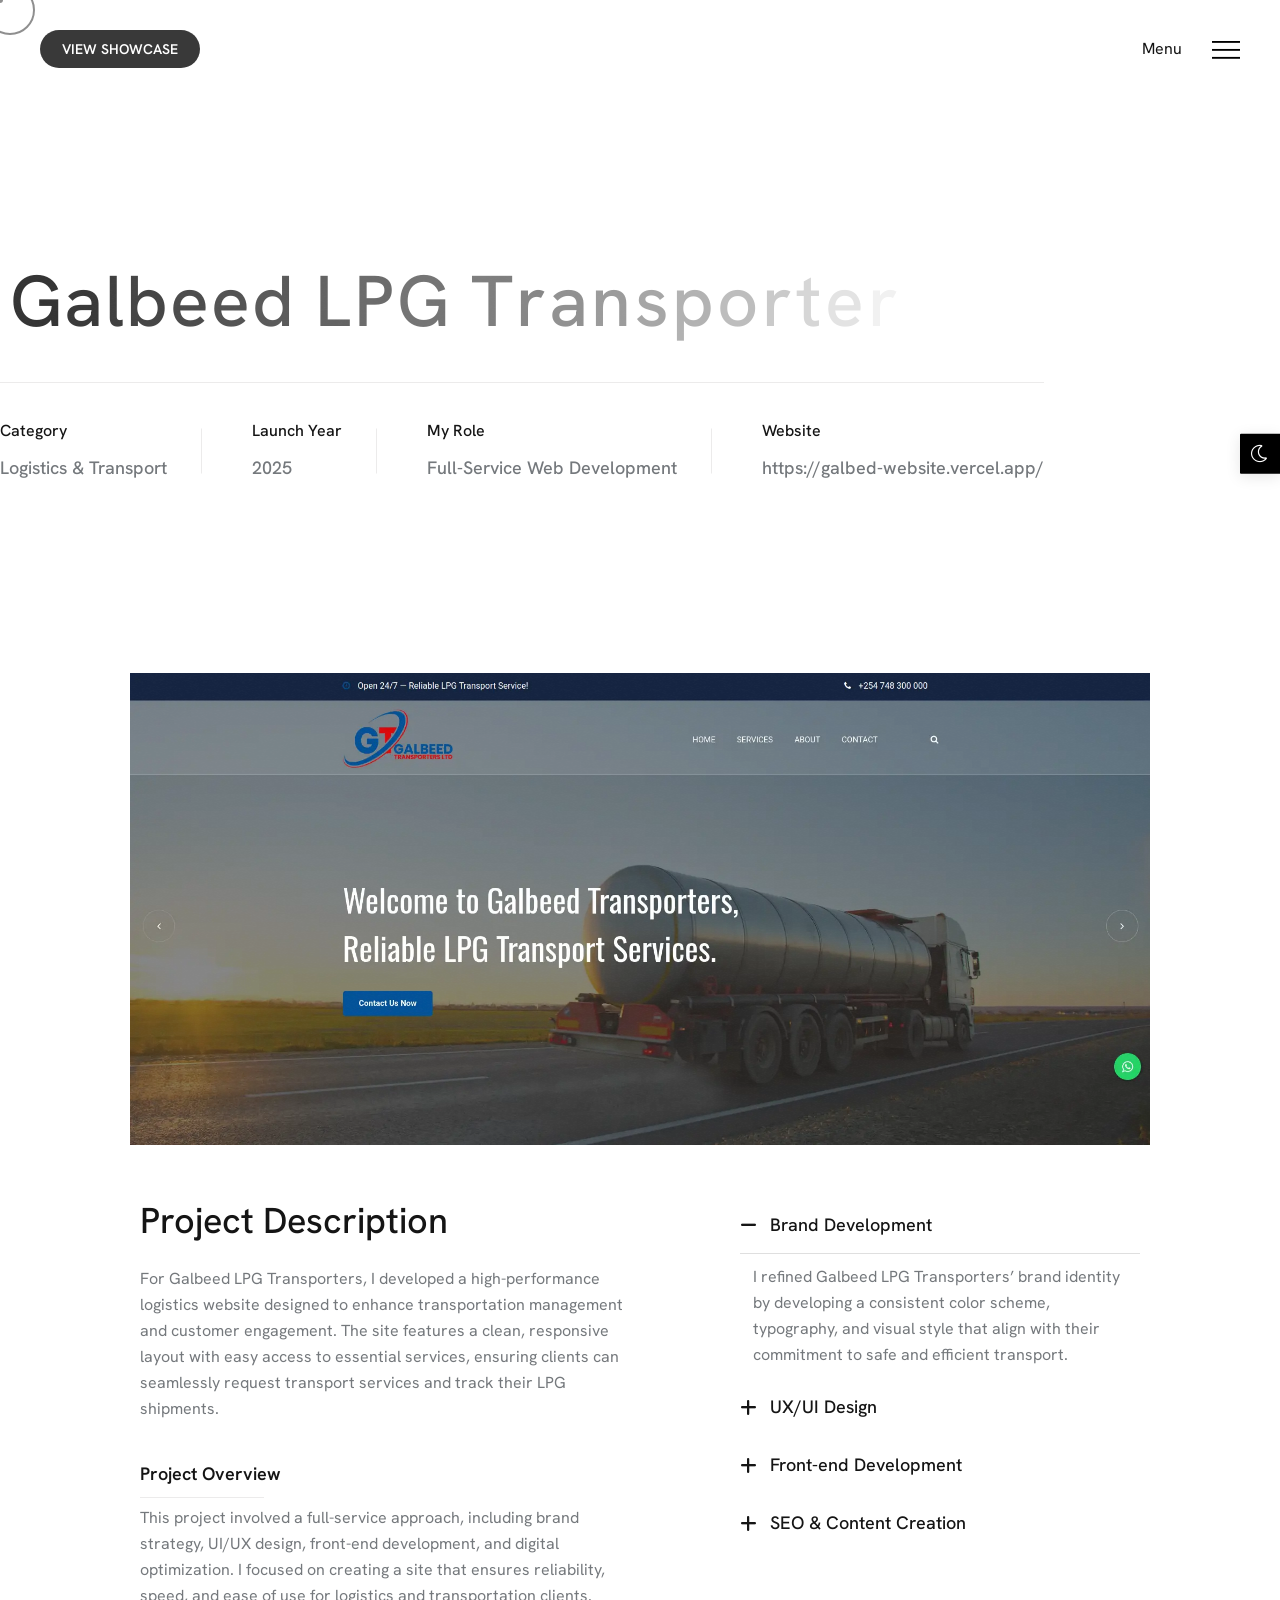
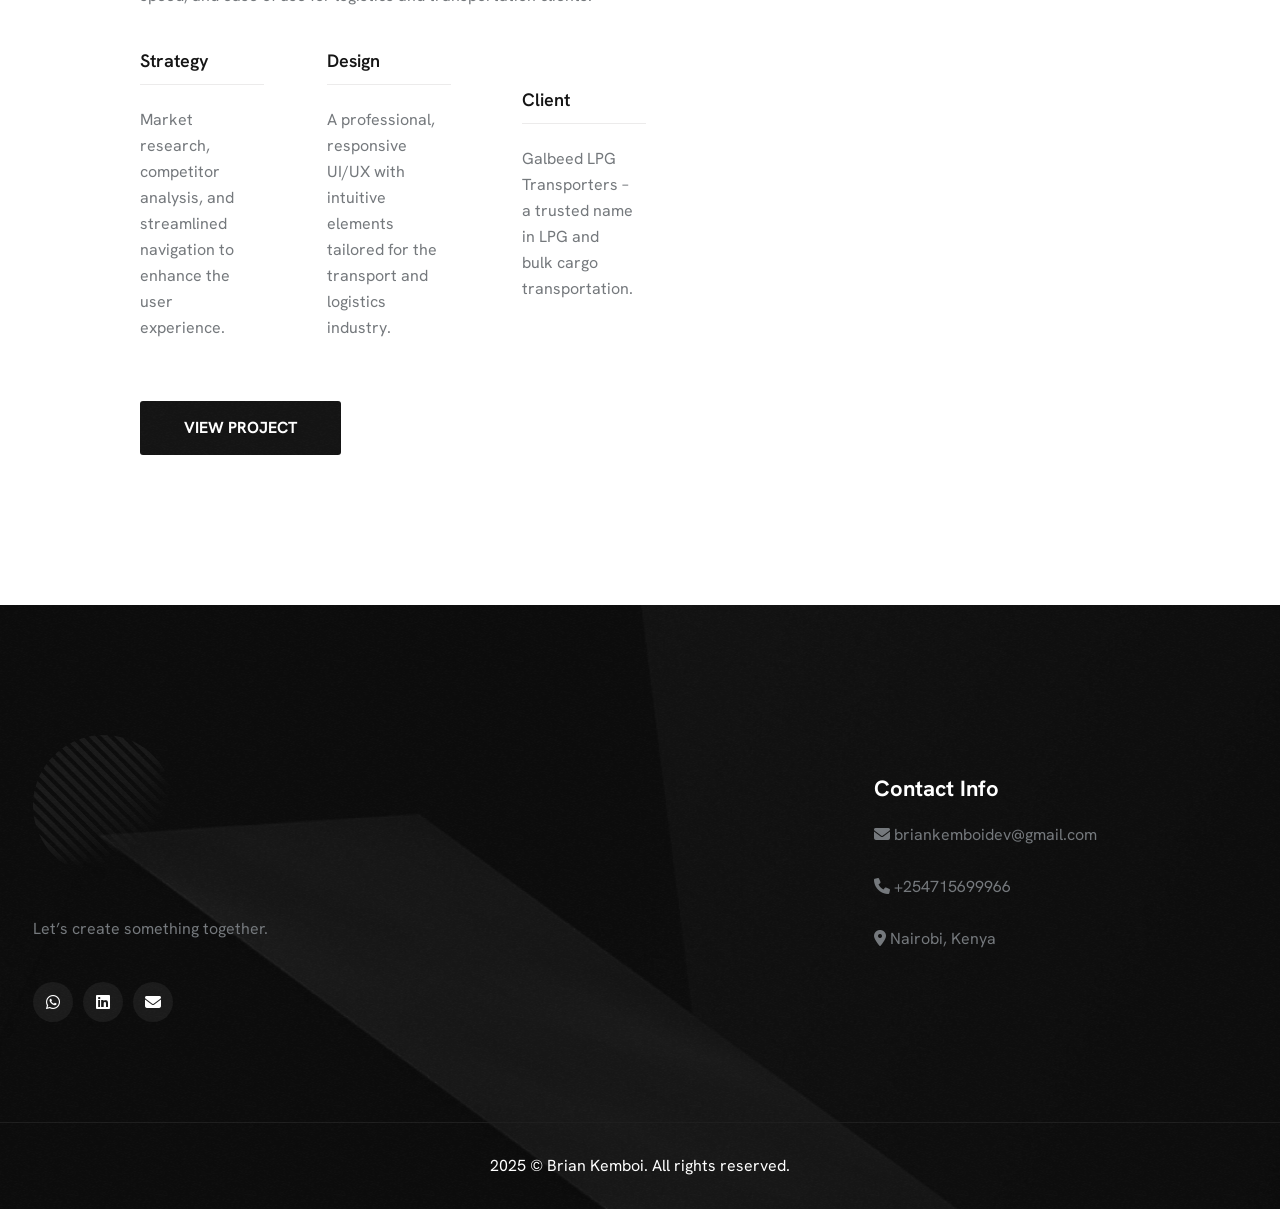
<file: galbeed.html>
<!DOCTYPE html>
<html lang="en" data-theme="light">

<head>
    <meta charset="UTF-8">
    <meta name="viewport" content="width=device-width, initial-scale=1.0">
    <meta name="description" content="Showcasing my portfolio of web development projects, including e-commerce, corporate websites, and digital solutions. Explore my work and expertise in creating modern, functional websites.">
    <link rel="shortcut icon" type="image/x-icon" href="assets/images/logo/flippa.webp">
    <title>Portfolio Details</title>
    <link rel="stylesheet" href="assets/css/plugins/fontawesome-6.css">
    <link rel="stylesheet" href="assets/css/plugins/swiper.min.css">
    <link rel="stylesheet" href="assets/css/vendor/metismenu.css">
    <link rel="stylesheet" href="assets/css/plugins/animate.min.css">
    <link rel="stylesheet" href="assets/css/vendor/bootstrap.min.css">
    <link rel="stylesheet" href="assets/css/style.css">
</head>


<body class="inner-page project-details">

    <!-- Scripts style two -->
    <!-- header area two start -->
    <div class="header-three">
        <div class="header-three-wrapper">
            <div class="row">
                <div class="col-lg-12">
                    <div class="inner">
                        <a href="index.html" class="rts-btn btn-primary-1">VIEW SHOWCASE</a>

                        <div class="header-right">
                            <div class="menu-btn">
                                <span>Menu</span>
                            </div>
                            <div class="menu-btn">

                                <div class="rts-offcanvas-wrapper">
                                    <div class="container-menu">
                                        <div class="action-menu">
                                            <div class="close-event"></div>
                                            <div class="open-event">
                                                <!-- <div class="text">
                        <span>Menu</span>
                        <span>Close</span>
                    </div> -->
                                                <div class="burger">
                                                    <svg viewBox="0 0 15 15" fill="none"
                                                        xmlns="http://www.w3.org/2000/svg" class="icon-close"
                                                        data-v-649bbaab="">
                                                        <line x1="13.788" y1="1.28816" x2="1.06011" y2="14.0161"
                                                            stroke="currentColor" stroke-width="1.2"></line>
                                                        <line x1="1.06049" y1="1.43963" x2="13.7884" y2="14.1675"
                                                            stroke="currentColor" stroke-width="1.2"></line>
                                                    </svg>
                                                    <svg viewBox="0 0 18 12" fill="none"
                                                        xmlns="http://www.w3.org/2000/svg" class="icon-burger"
                                                        data-v-649bbaab="">
                                                        <line x1="18" y1="0.6" y2="0.6" stroke="currentColor"
                                                            stroke-width="1.2" data-v-649bbaab=""></line>
                                                        <line x1="18" y1="5.7167" y2="5.7167" stroke="currentColor"
                                                            stroke-width="1.2" data-v-649bbaab=""></line>
                                                        <line x1="18" y1="10.8334" y2="10.8334" stroke="currentColor"
                                                            stroke-width="1.2" data-v-649bbaab=""></line>
                                                    </svg>
                                                </div>
                                            </div>
                                        </div>
                                    </div>
                                    <div class="rts-fs-menu">
                                        <div class="rts-fs-container row">

                                            <div class="rts-fs--nav col-12 col-md-6">
                                                <ul id="primary-menu" class="navbar-nav-button">


                                                    <li class="menu-item"><a href="index.html">Portfolio</a></li>
                                                    <li class="menu-item"><a href="contact.html">Contact</a></li>
                                                </ul>
                                            </div>

                                            <div class="rts-fs--contacts col-12 col-md-6">
                                                <div class="contact-inner">
                                                    <!-- <div class="contact-information">
                                                        <h2 class="heading-title">Our Office</h2>
                                                        <div class="address">
                                                            <ul>
                                                                <li>
                                                                    <p>98 Post St, Maxuel Street, Frankfurt</p>
                                                                </li>
                                                                <li>
                                                                    <p>575 Market St, Maxuel Street, Frankfurt</p>
                                                                </li>
                                                            </ul>
                                                        </div>
                                                    </div> -->
                                                    <div class="contact-information">
                                                        <h2 class="heading-title">Get In Touch</h2>
                                                        <div class="contact">
                                                            <ul>
                                                                <li><a href="#" class="number">
                                                                        <i class="fas fa-envelope"></i>
                                                                        briankemboidev@gmail.com
                                                                    </a></li>
                                                                <li><a href="#" class="number">
                                                                        <i class="fas fa-phone"></i> +254715699966
                                                                    </a></li>
                                                                <li><a href="#" class="map">
                                                                        <i class="fas fa-map-marker-alt"></i> Nairobi,
                                                                        Kenya
                                                                    </a></li>
                                                            </ul>
                                                        </div>
                                                        <div class="rts-social-area-one">
                                                            <ul>
                                                                <li>
                                                                    <a href="https://wa.me/254715699966?text=Hello,%20I%20am%20interested%20in%20your%20web%20development%20services." target="_blank">
                                                                      <i class="fa-brands fa-whatsapp"></i>
                                                                    </a>
                                                                  </li>
                                                                  <li><a href="https://www.linkedin.com/in/brian-kemboi-b65444140?utm_source=share&utm_campaign=share_via&utm_content=profile&utm_medium=ios_app"><i class="fa-brands fa-linkedin"></i></a></li>
                                                                  <!-- <li><a href="#"><i class="fa-brands fa-skype"></i></a></li> -->
                                                                  <li>
                                                                    <a href="mailto:briankemboidev@gmail.com">
                                                                      <i class="fa-solid fa-envelope"></i>
                                                                    </a>
                                                                  </li>
                                                            </ul>
                                                        </div>
                                                    </div>
                                                </div>
                                            </div>

                                        </div>
                                    </div>
                                </div>
                            </div>
                        </div>
                    </div>
                </div>
            </div>
        </div>
    </div>
    <!-- header area two end -->

    <!-- Scripts style two End -->


   

<!-- porftolio details area start -->
<!-- portfolio title area and large img area -->
<div class="portfolio-large-img-and-top-title">
    <div class="container">
        <div class="row">
            <div class="col-lg-12 ptb--140 ptb_md--80 ptb_sm--60">
                <div class="title-areas-wrapper-pd pt--120 pt_md--60 pt_sm--50">
                    <div class="left-area">
                        <h1 class="title rts_hero__title">Galbeed LPG Transporters</h1>
                        <div class="bottom-area">
                            <!-- single category -->
                            <div class="single-categoiry">
                                <p class="light">Category</p>
                                <span>Logistics & Transport</span>
                            </div>
                            <!-- single category end-->
                            <!-- single category -->
                            <div class="single-categoiry">
                                <p class="light">Launch Year</p>
                                <span>2025</span>
                            </div>
                            <!-- single category end-->
                            <!-- single category -->
                            <div class="single-categoiry">
                                <p class="light">My Role</p>
                                <span>Full-Service Web Development</span>
                            </div>
                            <!-- single category end-->
                            <!-- single category -->
                            <div class="single-categoiry">
                                <p class="light">Website</p>
                                <span>https://galbed-website.vercel.app/</span>
                            </div>
                            <!-- single category end-->
                        </div>
                    </div>
                </div>
            </div>
        </div>
    </div>
    <div class="container-140 pb--120">
        <div class="large-img grow">
            <img src="assets/images/projectspics/galbeed.webp" alt="Galbeed LPG Transporters Website">
        </div>
    </div>
</div>
<!-- portfolio title area and large img area end -->

<!-- portfolio details area start -->
<div class="rts-portfolio-details-img-bottom rts-section-gapBottom">
    <div class="container-140">
        <div class="row plr--120 plr_md--50 plr_sm--5">
            <div class="col-lg-6">
                <div class="left-pd-image-bt-content">
                    <h3 class="title">Project Description</h3>
                    <p class="disc">
                        For Galbeed LPG Transporters, I developed a high-performance logistics website designed to enhance transportation management and customer engagement. The site features a clean, responsive layout with easy access to essential services, ensuring clients can seamlessly request transport services and track their LPG shipments.
                    </p>
                    <div class="bottom-content">
                        <h6 class="title">Project Overview</h6>
                        <p class="dsic">
                            This project involved a full-service approach, including brand strategy, UI/UX design, front-end development, and digital optimization. I focused on creating a site that ensures reliability, speed, and ease of use for logistics and transportation clients.
                        </p>
                        <div class="stratagy-wrapper">
                            <div class="single-staratagy">
                                <h6 class="title">Strategy</h6>
                                <p>
                                    Market research, competitor analysis, and streamlined navigation to enhance the user experience.
                                </p>
                            </div>
                            <div class="single-staratagy">
                                <h6 class="title">Design</h6>
                                <p>
                                    A professional, responsive UI/UX with intuitive elements tailored for the transport and logistics industry.
                                </p>
                            </div>
                            <div class="single-staratagy">
                                <h6 class="title">Client</h6>
                                <p>
                                    Galbeed LPG Transporters – a trusted name in LPG and bulk cargo transportation.
                                </p>
                            </div>
                        </div>
                        <a href="https://galbed-website.vercel.app/" class="rts-btn btn-white mt--60">View Project</a>
                    </div>
                </div>
            </div>
            <div class="col-lg-6 pl--100 pl_md--15 pl_sm--15 pt_md--50 pt_sm--50">
                <div class="accordion-style-pd-1">
                    <div class="accordion" id="accordionExample">
                        <div class="accordion-item">
                            <h2 class="accordion-header" id="headingOne">
                                <button class="accordion-button" type="button" data-bs-toggle="collapse" data-bs-target="#collapseOne" aria-expanded="true" aria-controls="collapseOne">
                                    Brand Development
                                </button>
                            </h2>
                            <div id="collapseOne" class="accordion-collapse collapse show" aria-labelledby="headingOne" data-bs-parent="#accordionExample">
                                <div class="accordion-body">
                                    I refined Galbeed LPG Transporters’ brand identity by developing a consistent color scheme, typography, and visual style that align with their commitment to safe and efficient transport.
                                </div>
                            </div>
                        </div>
                        <div class="accordion-item">
                            <h2 class="accordion-header" id="headingTwo">
                                <button class="accordion-button collapsed" type="button" data-bs-toggle="collapse" data-bs-target="#collapseTwo" aria-expanded="false" aria-controls="collapseTwo">
                                    UX/UI Design
                                </button>
                            </h2>
                            <div id="collapseTwo" class="accordion-collapse collapse" aria-labelledby="headingTwo" data-bs-parent="#accordionExample">
                                <div class="accordion-body">
                                    My design prioritizes accessibility and efficiency, ensuring clients can quickly find transport information and request services with ease.
                                </div>
                            </div>
                        </div>
                        <div class="accordion-item">
                            <h2 class="accordion-header" id="headingThree">
                                <button class="accordion-button collapsed" type="button" data-bs-toggle="collapse" data-bs-target="#collapseThree" aria-expanded="false" aria-controls="collapseThree">
                                    Front-end Development
                                </button>
                            </h2>
                            <div id="collapseThree" class="accordion-collapse collapse" aria-labelledby="headingThree" data-bs-parent="#accordionExample">
                                <div class="accordion-body">
                                    I used modern web technologies to ensure a responsive and fast-loading website that works flawlessly on all devices.
                                </div>
                            </div>
                        </div>
                        <div class="accordion-item">
                            <h2 class="accordion-header" id="headingFour">
                                <button class="accordion-button collapsed" type="button" data-bs-toggle="collapse" data-bs-target="#collapseFour" aria-expanded="false" aria-controls="collapseFour">
                                    SEO & Content Creation
                                </button>
                            </h2>
                            <div id="collapseFour" class="accordion-collapse collapse" aria-labelledby="headingFour" data-bs-parent="#accordionExample">
                                <div class="accordion-body">
                                    I optimized the site’s content for search engines and crafted compelling copy that effectively communicates Galbeed LPG Transporters’ services and expertise.
                                </div>
                            </div>
                        </div>
                        
                    </div>
                </div>
            </div>
        </div>
    </div>
</div>
<!-- portfolio details area end -->

<!-- porftolio details area end -->

    
    <!-- rts footer two area start -->
    <div class="rts-footer-two-area bg-footer-2 bg_image">
        <div class="container-n">
            <div class="row">
                <div class="col-lg-12 pt--130 pt_sm--60 pb--100 pb_sm--50">
                    <div class="footer-two-wrapper-content">
                        <!-- footer left start -->
                        <div class="footer-left-two">
                            <a href="index.html" class="logo">
                                <img src="assets/images/banner/06.png" alt="logo">
                            </a>
                            <p class="disc">
                                Let’s create something together.
                            </p>
                            <div class="rts-social-area-one">
                                <ul>
                                    <li>
                                        <a href="https://wa.me/254715699966?text=Hello,%20I%20am%20interested%20in%20your%20web%20development%20services." target="_blank">
                                          <i class="fa-brands fa-whatsapp"></i>
                                        </a>
                                      </li>
                                      <li><a href="https://www.linkedin.com/in/brian-kemboi-b65444140?utm_source=share&utm_campaign=share_via&utm_content=profile&utm_medium=ios_app"><i class="fa-brands fa-linkedin"></i></a></li>
                                      <!-- <li><a href="#"><i class="fa-brands fa-skype"></i></a></li> -->
                                      <li>
                                        <a href="mailto:briankemboidev@gmail.com">
                                          <i class="fa-solid fa-envelope"></i>
                                        </a>
                                    </li>
                                </ul>
                            </div>
                        </div>
                        <!-- footer left end -->

                        <!-- footer right area start -->
                        <div class="footer-right-two">
                            <!-- contact info -->
                            <div class="contact-information">
                                <h5 class="title">Contact Info</h5>

                                <a href="#" class="number">
                                    <i class="fas fa-envelope"></i> briankemboidev@gmail.com
                                </a> <br>
                                <a href="#" class="number">
                                    <i class="fas fa-phone"></i> +254715699966
                                </a> <br>
                                <a href="#" class="map">
                                    <i class="fas fa-map-marker-alt"></i> Nairobi, Kenya
                                </a>
                            </div>
                            <!-- contact info end -->
                            <!-- contact info -->
                            <div class="contact-information input">
                                <!-- <p class="map">Subscribe our newsletter for future updates. don’t <br> worry we don’t
                                    spam your email address</p>
                                <form action="#" class="form-footer-2">
                                    <label for="email-1"><i class="fa-regular fa-envelope"></i></label>
                                    <input id="email-1" type="email" placeholder="Enter your email..." required>
                                    <button type="submit">Subscribe</button>
                                </form> -->
                            </div>
                            <!-- contact info end -->
                        </div>
                        <!-- footer right area end -->
                    </div>
                </div>
                <div class="col-lg-12">
                    <!-- copyright-area-start -->
                    <div class="copy-right-area-start-two">
                        <p class="left">2025 © Brian Kemboi. All rights reserved.</p>

                    </div>
                    <!-- copyright-area-end -->
                </div>
            </div>
        </div>
    </div>
    <!-- rts footer two area end -->


    <!-- Scripts style two -->
    <div class="loading-screen" id="loading-screen">
        <span class="bar top-bar"></span>
        <span class="bar down-bar"></span>
        <span class="progress-line"></span>
        <span class="loading-counter"> </span>
    </div>


    <div class="bg-noise"></div>


    <!-- back to top start -->
    <div class="progress-wrap">
        <svg class="progress-circle svg-content" width="100%" height="100%" viewBox="-1 -1 102 102">
            <path d="M50,1 a49,49 0 0,1 0,98 a49,49 0 0,1 0,-98"></path>
        </svg>
    </div>
    <!-- back to top end -->



    <!-- pre loader start -->
    <div class="rts-cursor cursor-outer" data-default="yes" data-link="yes" data-slider="no">
        <span class="fn-cursor"></span>
    </div>
    <div class="rts-cursor cursor-inner" data-default="yes" data-link="yes" data-slider="no">
        <span class="fn-cursor">
            <span class="fn-left"></span>
            <span class="fn-right"></span>
        </span>
    </div>
    <!-- pre loader end -->



    <!-- dark light switcher start-->
    <div class="modal-sidebar-scroll rts-dark-light">
        <ul>
            <li class="go-dark-w"><span>Dark</span><i class="rts-go-dark fal fa-moon"></i></li>
            <li class="go-light-w"><span>Light</span><i class="rts-go-light fa-light fa-brightness"></i></li>
        </ul>
    </div>
    <!-- dark light switcher end -->



    <script defer src="assets/js/vendor/jquery.min.js"></script>
    <script defer src="assets/js/plugins/bootstrap.min.js"></script>
    <script defer src="assets/js/plugins/contact.form.js"></script>
    <script defer src="assets/js/vendor/waypoint.js"></script>
    <script defer src="assets/js/plugins/swiper.js"></script>


    <!-- for side bar sticky -->
    <script defer src="assets/js/plugins/resizer-sensor.js"></script>
    <script defer src="assets/js/plugins/sticky-sidebar.js"></script>
    <!-- for side bar sticky end-->

    <script defer src="assets/js/plugins/isotop.js"></script>
    <script defer src="assets/js/plugins/imagesloaded.pkgd.min.js"></script>

    <script defer src="assets/js/plugins/smoothscroll-varticle.js"></script>
    <script defer src="assets/js/vendor/gsap.js"></script>
    <script defer src="assets/js/plugins/scrolltiger.js"></script>
    <script defer src="assets/js/plugins/scrolltoplugin.js"></script>
    <script defer src="assets/js/plugins/splittext.js"></script>
    <script defer src="assets/js/plugins/smoothscroll.js"></script>

    <!-- title opacity scroll magix -->
    <script defer src="assets/js/plugins/scrollmagic.js"></script>
    <script defer src="assets/js/plugins/animate-scrollmagic.js"></script>
    <!-- title opacity scroll magic end -->



    <script defer src="assets/js/plugins/tilt.js"></script>
    <script defer src="assets/js/plugins/counterup.js"></script>

    <script defer src="assets/js/vendor/waw.js"></script>
    <!-- custom javascripts -->
    <script defer src="assets/js/main.js"></script>
    <!-- Scripts style two End -->
</body>

</html>
</file>
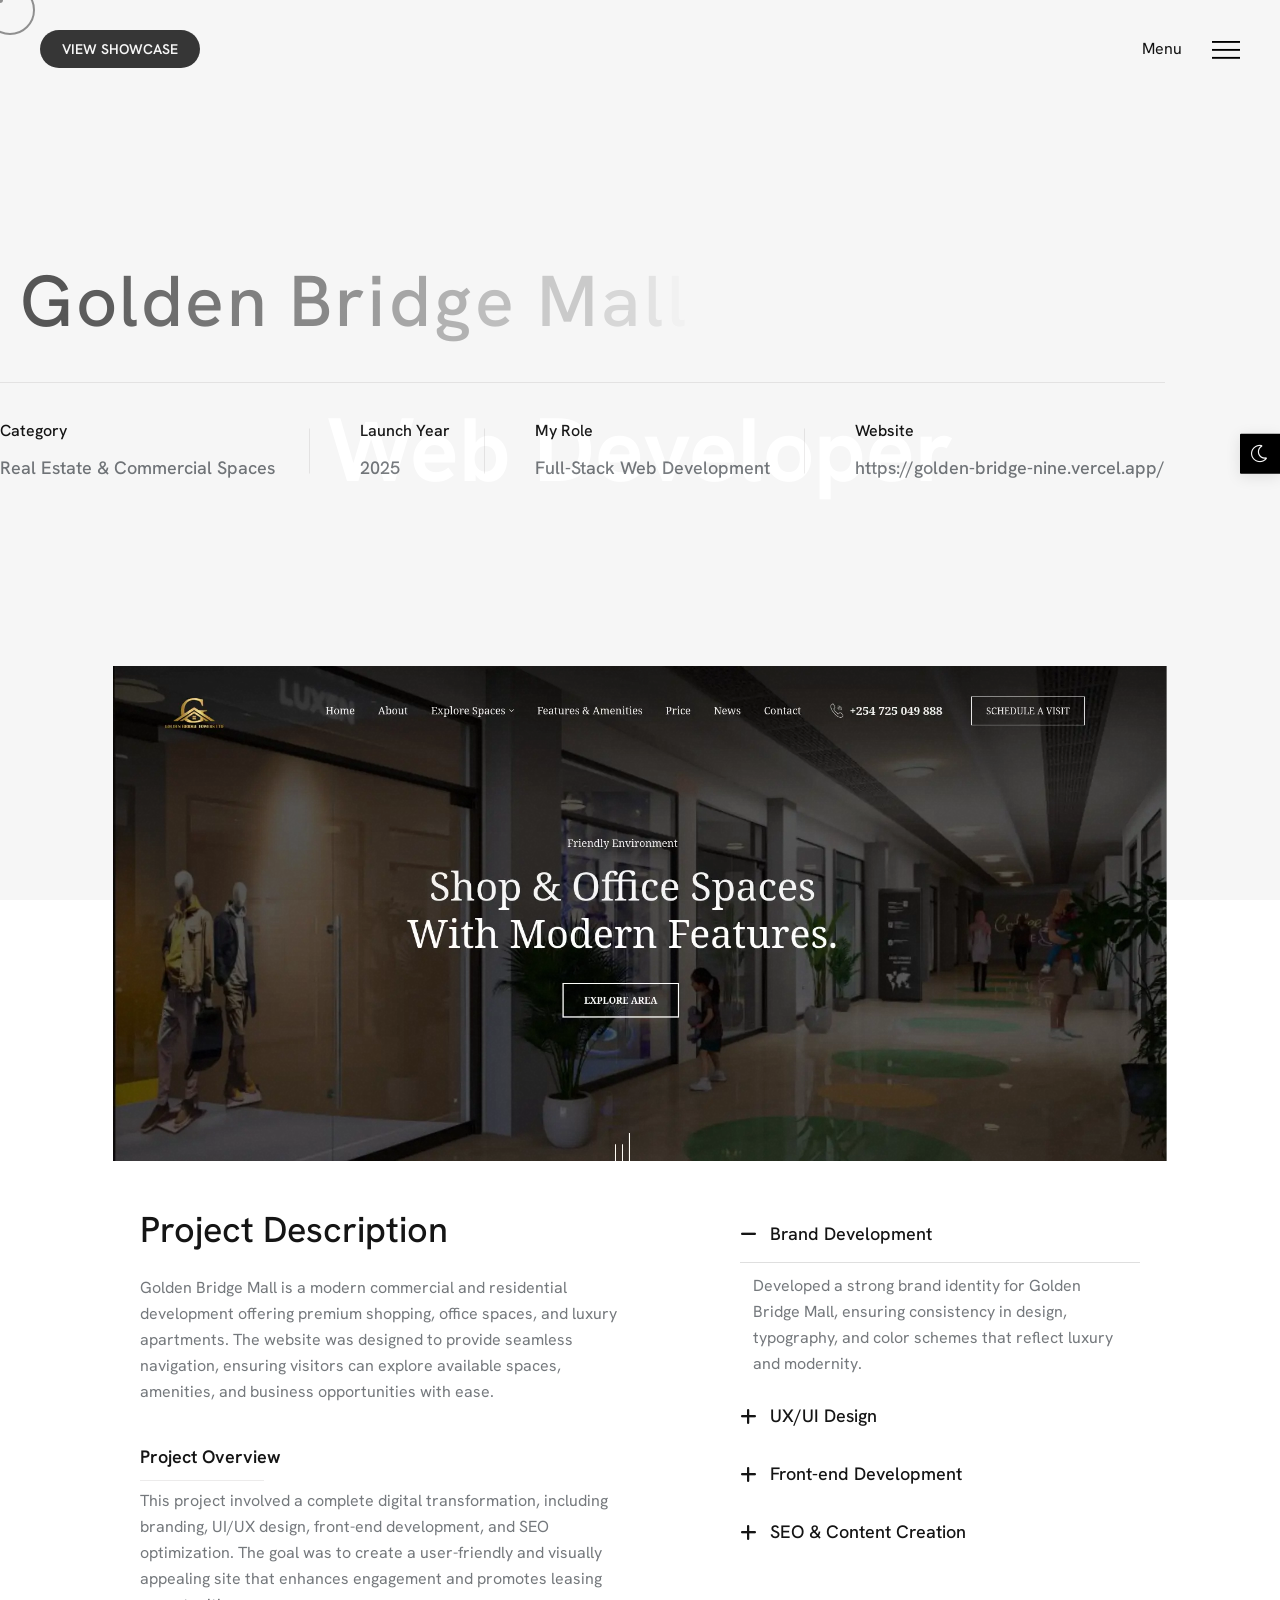
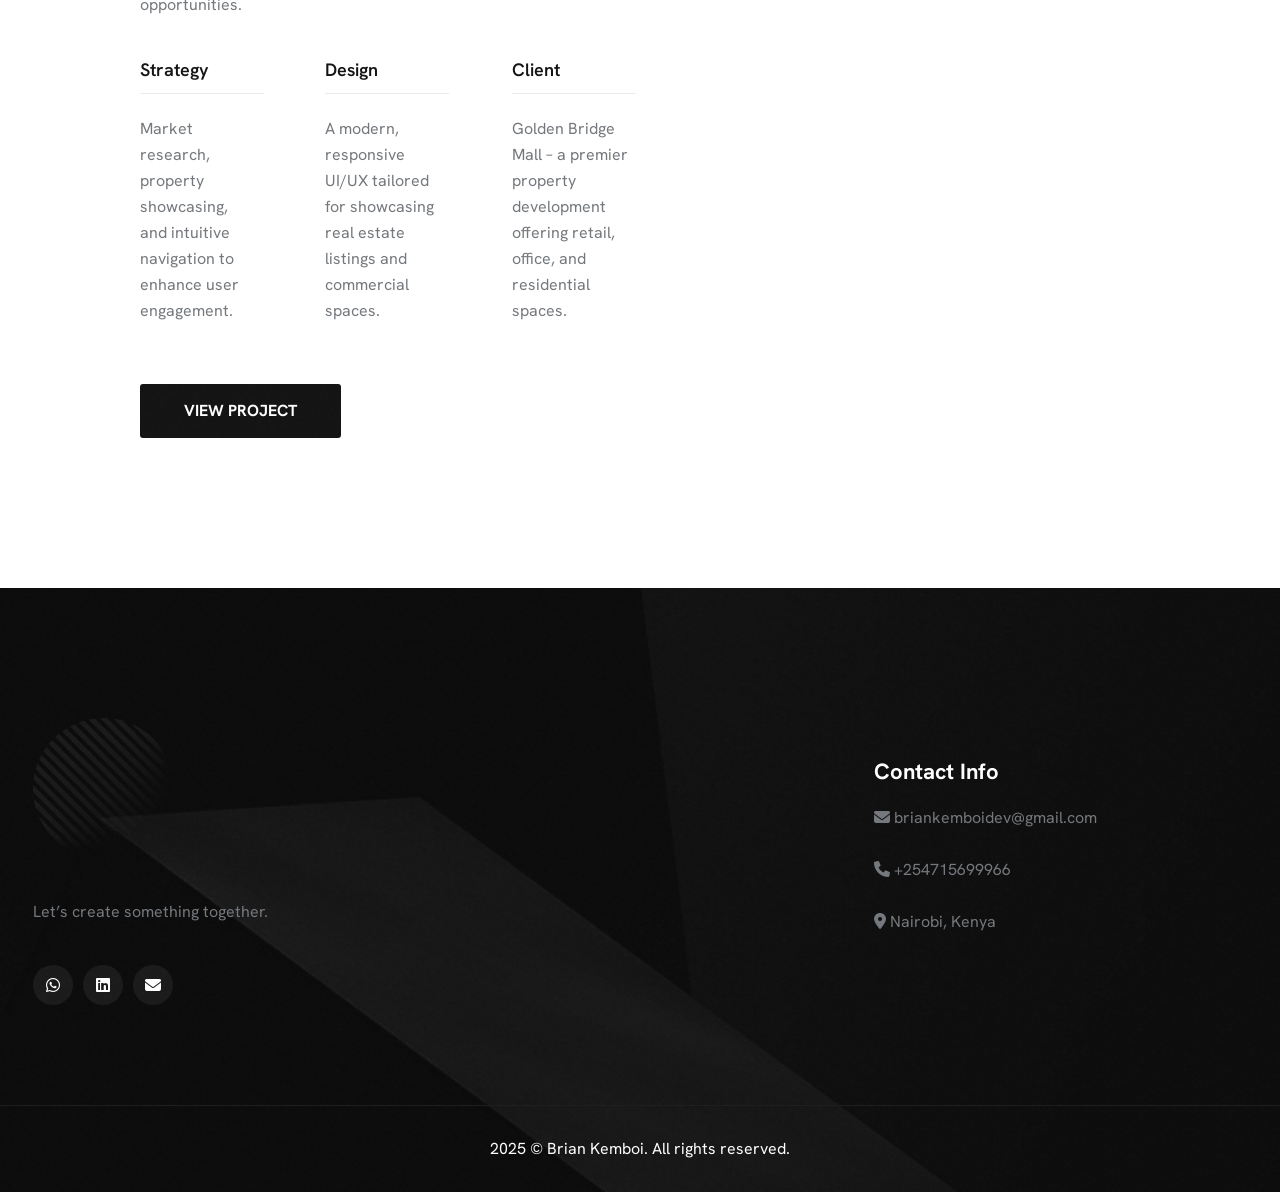
<file: golden.html>
<!DOCTYPE html>
<html lang="en" data-theme="light">

<head>
    <meta charset="UTF-8">
    <meta name="viewport" content="width=device-width, initial-scale=1.0">
    <meta name="description" content="Showcasing my portfolio of web development projects, including e-commerce, corporate websites, and digital solutions. Explore my work and expertise in creating modern, functional websites.">
    <link rel="shortcut icon" type="image/x-icon" href="assets/images/logo/flippa.webp">
    <title>Portfolio Details</title>
    <link rel="stylesheet" href="assets/css/plugins/fontawesome-6.css">
    <link rel="stylesheet" href="assets/css/plugins/swiper.min.css">
    <link rel="stylesheet" href="assets/css/vendor/metismenu.css">
    <link rel="stylesheet" href="assets/css/plugins/animate.min.css">
    <link rel="stylesheet" href="assets/css/vendor/bootstrap.min.css">
    <link rel="stylesheet" href="assets/css/style.css">
</head>


<body class="inner-page project-details">

    <!-- Scripts style two -->
    <!-- header area two start -->
    <div class="header-three">
        <div class="header-three-wrapper">
            <div class="row">
                <div class="col-lg-12">
                    <div class="inner">
                        <a href="index.html" class="rts-btn btn-primary-1">VIEW SHOWCASE</a>

                        <div class="header-right">
                            <div class="menu-btn">
                                <span>Menu</span>
                            </div>
                            <div class="menu-btn">

                                <div class="rts-offcanvas-wrapper">
                                    <div class="container-menu">
                                        <div class="action-menu">
                                            <div class="close-event"></div>
                                            <div class="open-event">
                                                <!-- <div class="text">
                        <span>Menu</span>
                        <span>Close</span>
                    </div> -->
                                                <div class="burger">
                                                    <svg viewBox="0 0 15 15" fill="none"
                                                        xmlns="http://www.w3.org/2000/svg" class="icon-close"
                                                        data-v-649bbaab="">
                                                        <line x1="13.788" y1="1.28816" x2="1.06011" y2="14.0161"
                                                            stroke="currentColor" stroke-width="1.2"></line>
                                                        <line x1="1.06049" y1="1.43963" x2="13.7884" y2="14.1675"
                                                            stroke="currentColor" stroke-width="1.2"></line>
                                                    </svg>
                                                    <svg viewBox="0 0 18 12" fill="none"
                                                        xmlns="http://www.w3.org/2000/svg" class="icon-burger"
                                                        data-v-649bbaab="">
                                                        <line x1="18" y1="0.6" y2="0.6" stroke="currentColor"
                                                            stroke-width="1.2" data-v-649bbaab=""></line>
                                                        <line x1="18" y1="5.7167" y2="5.7167" stroke="currentColor"
                                                            stroke-width="1.2" data-v-649bbaab=""></line>
                                                        <line x1="18" y1="10.8334" y2="10.8334" stroke="currentColor"
                                                            stroke-width="1.2" data-v-649bbaab=""></line>
                                                    </svg>
                                                </div>
                                            </div>
                                        </div>
                                    </div>
                                    <div class="rts-fs-menu">
                                        <div class="rts-fs-container row">

                                            <div class="rts-fs--nav col-12 col-md-6">
                                                <ul id="primary-menu" class="navbar-nav-button">


                                                    <li class="menu-item"><a href="index.html">Portfolio</a></li>
                                                    <li class="menu-item"><a href="contact.html">Contact</a></li>
                                                </ul>
                                            </div>

                                            <div class="rts-fs--contacts col-12 col-md-6">
                                                <div class="contact-inner">
                                                    <!-- <div class="contact-information">
                                                        <h2 class="heading-title">Our Office</h2>
                                                        <div class="address">
                                                            <ul>
                                                                <li>
                                                                    <p>98 Post St, Maxuel Street, Frankfurt</p>
                                                                </li>
                                                                <li>
                                                                    <p>575 Market St, Maxuel Street, Frankfurt</p>
                                                                </li>
                                                            </ul>
                                                        </div>
                                                    </div> -->
                                                    <div class="contact-information">
                                                        <h2 class="heading-title">Get In Touch</h2>
                                                        <div class="contact">
                                                            <ul>
                                                                <li><a href="#" class="number">
                                                                        <i class="fas fa-envelope"></i>
                                                                        briankemboidev@gmail.com
                                                                    </a></li>
                                                                <li><a href="#" class="number">
                                                                        <i class="fas fa-phone"></i> +254715699966
                                                                    </a></li>
                                                                <li><a href="#" class="map">
                                                                        <i class="fas fa-map-marker-alt"></i> Nairobi,
                                                                        Kenya
                                                                    </a></li>
                                                            </ul>
                                                        </div>
                                                        <div class="rts-social-area-one">
                                                            <ul>
                                                                <li>
                                                                    <a href="https://wa.me/254715699966?text=Hello,%20I%20am%20interested%20in%20your%20web%20development%20services." target="_blank">
                                                                      <i class="fa-brands fa-whatsapp"></i>
                                                                    </a>
                                                                  </li>
                                                                  <li><a href="https://www.linkedin.com/in/brian-kemboi-b65444140?utm_source=share&utm_campaign=share_via&utm_content=profile&utm_medium=ios_app"><i class="fa-brands fa-linkedin"></i></a></li>
                                                                  <!-- <li><a href="#"><i class="fa-brands fa-skype"></i></a></li> -->
                                                                  <li>
                                                                    <a href="mailto:briankemboidev@gmail.com">
                                                                      <i class="fa-solid fa-envelope"></i>
                                                                    </a>
                                                                  </li>
                                                            </ul>
                                                        </div>
                                                    </div>
                                                </div>
                                            </div>

                                        </div>
                                    </div>
                                </div>
                            </div>
                        </div>
                    </div>
                </div>
            </div>
        </div>
    </div>
    <!-- header area two end -->

    <!-- Scripts style two End -->


   

<!-- Portfolio Details Area Start -->
<!-- Portfolio Title Area and Large Image Area -->
<div class="portfolio-large-img-and-top-title">
    <div class="container">
        <div class="row">
            <div class="col-lg-12 ptb--140 ptb_md--80 ptb_sm--60">
                <div class="title-areas-wrapper-pd pt--120 pt_md--60 pt_sm--50">
                    <div class="left-area">
                        <h1 class="title rts_hero__title">Golden Bridge Mall</h1>
                        <div class="bottom-area">
                            <!-- Single Category -->
                            <div class="single-categoiry">
                                <p class="light">Category</p>
                                <span>Real Estate & Commercial Spaces</span>
                            </div>
                            <!-- Single Category End -->
                            <!-- Single Category -->
                            <div class="single-categoiry">
                                <p class="light">Launch Year</p>
                                <span>2025</span>
                            </div>
                            <!-- Single Category End -->
                            <!-- Single Category -->
                            <div class="single-categoiry">
                                <p class="light">My Role</p>
                                <span>Full-Stack Web Development</span>
                            </div>
                            <!-- Single Category End -->
                            <!-- Single Category -->
                            <div class="single-categoiry">
                                <p class="light">Website</p>
                                <span>https://golden-bridge-nine.vercel.app/</span>
                            </div>
                            <!-- Single Category End -->
                        </div>
                    </div>
                </div>
            </div>
        </div>
    </div>
    <div class="container-140 pb--120">
        <div class="large-img grow">
            <img src="assets/images/projectspics/goldenbridge.webp" alt="Golden Bridge Mall Website">
        </div>
    </div>
</div>
<!-- Portfolio Title Area and Large Image Area End -->

<!-- Portfolio Details Area Start -->
<div class="rts-portfolio-details-img-bottom rts-section-gapBottom">
    <div class="container-140">
        <div class="row plr--120 plr_md--50 plr_sm--5">
            <div class="col-lg-6">
                <div class="left-pd-image-bt-content">
                    <h3 class="title">Project Description</h3>
                    <p class="disc">
                        Golden Bridge Mall is a modern commercial and residential development offering premium shopping, office spaces, and luxury apartments. The website was designed to provide seamless navigation, ensuring visitors can explore available spaces, amenities, and business opportunities with ease.
                    </p>
                    <div class="bottom-content">
                        <h6 class="title">Project Overview</h6>
                        <p class="dsic">
                            This project involved a complete digital transformation, including branding, UI/UX design, front-end development, and SEO optimization. The goal was to create a user-friendly and visually appealing site that enhances engagement and promotes leasing opportunities.
                        </p>
                        <div class="stratagy-wrapper">
                            <div class="single-staratagy">
                                <h6 class="title">Strategy</h6>
                                <p>
                                    Market research, property showcasing, and intuitive navigation to enhance user engagement.
                                </p>
                            </div>
                            <div class="single-staratagy">
                                <h6 class="title">Design</h6>
                                <p>
                                    A modern, responsive UI/UX tailored for showcasing real estate listings and commercial spaces.
                                </p>
                            </div>
                            <div class="single-staratagy">
                                <h6 class="title">Client</h6>
                                <p>
                                    Golden Bridge Mall – a premier property development offering retail, office, and residential spaces.
                                </p>
                            </div>
                        </div>
                        <a href="https://golden-bridge-nine.vercel.app/" class="rts-btn btn-white mt--60">View Project</a>
                    </div>
                </div>
            </div>
            <div class="col-lg-6 pl--100 pl_md--15 pl_sm--15 pt_md--50 pt_sm--50">
                <div class="accordion-style-pd-1">
                    <div class="accordion" id="accordionExample">
                        <div class="accordion-item">
                            <h2 class="accordion-header" id="headingOne">
                                <button class="accordion-button" type="button" data-bs-toggle="collapse" data-bs-target="#collapseOne" aria-expanded="true" aria-controls="collapseOne">
                                    Brand Development
                                </button>
                            </h2>
                            <div id="collapseOne" class="accordion-collapse collapse show" aria-labelledby="headingOne" data-bs-parent="#accordionExample">
                                <div class="accordion-body">
                                    Developed a strong brand identity for Golden Bridge Mall, ensuring consistency in design, typography, and color schemes that reflect luxury and modernity.
                                </div>
                            </div>
                        </div>
                        <div class="accordion-item">
                            <h2 class="accordion-header" id="headingTwo">
                                <button class="accordion-button collapsed" type="button" data-bs-toggle="collapse" data-bs-target="#collapseTwo" aria-expanded="false" aria-controls="collapseTwo">
                                    UX/UI Design
                                </button>
                            </h2>
                            <div id="collapseTwo" class="accordion-collapse collapse" aria-labelledby="headingTwo" data-bs-parent="#accordionExample">
                                <div class="accordion-body">
                                    Focused on an intuitive and visually appealing design to enhance the browsing experience for potential tenants and shoppers.
                                </div>
                            </div>
                        </div>
                        <div class="accordion-item">
                            <h2 class="accordion-header" id="headingThree">
                                <button class="accordion-button collapsed" type="button" data-bs-toggle="collapse" data-bs-target="#collapseThree" aria-expanded="false" aria-controls="collapseThree">
                                    Front-end Development
                                </button>
                            </h2>
                            <div id="collapseThree" class="accordion-collapse collapse" aria-labelledby="headingThree" data-bs-parent="#accordionExample">
                                <div class="accordion-body">
                                    Built with modern web technologies to ensure fast loading speeds, responsiveness, and seamless navigation across devices.
                                </div>
                            </div>
                        </div>
                        <div class="accordion-item">
                            <h2 class="accordion-header" id="headingFour">
                                <button class="accordion-button collapsed" type="button" data-bs-toggle="collapse" data-bs-target="#collapseFour" aria-expanded="false" aria-controls="collapseFour">
                                    SEO & Content Creation
                                </button>
                            </h2>
                            <div id="collapseFour" class="accordion-collapse collapse" aria-labelledby="headingFour" data-bs-parent="#accordionExample">
                                <div class="accordion-body">
                                    Optimized content for search engines and created engaging descriptions that highlight Golden Bridge Mall’s features and investment opportunities.
                                </div>
                            </div>
                        </div>
                        
                    </div>
                </div>
            </div>
        </div>
    </div>
</div>
<!-- Portfolio Details Area End -->


<!-- porftolio details area end -->

    
    <!-- rts footer two area start -->
    <div class="rts-footer-two-area bg-footer-2 bg_image">
        <div class="container-n">
            <div class="row">
                <div class="col-lg-12 pt--130 pt_sm--60 pb--100 pb_sm--50">
                    <div class="footer-two-wrapper-content">
                        <!-- footer left start -->
                        <div class="footer-left-two">
                            <a href="index.html" class="logo">
                                <img src="assets/images/banner/06.png" alt="logo">
                            </a>
                            <p class="disc">
                                Let’s create something together.
                            </p>
                            <div class="rts-social-area-one">
                                <ul>
                                    <li>
                                        <a href="https://wa.me/254715699966?text=Hello,%20I%20am%20interested%20in%20your%20web%20development%20services." target="_blank">
                                          <i class="fa-brands fa-whatsapp"></i>
                                        </a>
                                      </li>
                                      <li><a href="https://www.linkedin.com/in/brian-kemboi-b65444140?utm_source=share&utm_campaign=share_via&utm_content=profile&utm_medium=ios_app"><i class="fa-brands fa-linkedin"></i></a></li>
                                      <!-- <li><a href="#"><i class="fa-brands fa-skype"></i></a></li> -->
                                      <li>
                                        <a href="mailto:briankemboidev@gmail.com">
                                          <i class="fa-solid fa-envelope"></i>
                                        </a>
                                    </li>
                                </ul>
                            </div>
                        </div>
                        <!-- footer left end -->

                        <!-- footer right area start -->
                        <div class="footer-right-two">
                            <!-- contact info -->
                            <div class="contact-information">
                                <h5 class="title">Contact Info</h5>

                                <a href="#" class="number">
                                    <i class="fas fa-envelope"></i> briankemboidev@gmail.com
                                </a> <br>
                                <a href="#" class="number">
                                    <i class="fas fa-phone"></i> +254715699966
                                </a> <br>
                                <a href="#" class="map">
                                    <i class="fas fa-map-marker-alt"></i> Nairobi, Kenya
                                </a>
                            </div>
                            <!-- contact info end -->
                            <!-- contact info -->
                            <div class="contact-information input">
                                <!-- <p class="map">Subscribe our newsletter for future updates. don’t <br> worry we don’t
                                    spam your email address</p>
                                <form action="#" class="form-footer-2">
                                    <label for="email-1"><i class="fa-regular fa-envelope"></i></label>
                                    <input id="email-1" type="email" placeholder="Enter your email..." required>
                                    <button type="submit">Subscribe</button>
                                </form> -->
                            </div>
                            <!-- contact info end -->
                        </div>
                        <!-- footer right area end -->
                    </div>
                </div>
                <div class="col-lg-12">
                    <!-- copyright-area-start -->
                    <div class="copy-right-area-start-two">
                        <p class="left">2025 © Brian Kemboi. All rights reserved.</p>

                    </div>
                    <!-- copyright-area-end -->
                </div>
            </div>
        </div>
    </div>
    <!-- rts footer two area end -->


    <!-- Scripts style two -->
    <div class="loading-screen" id="loading-screen">
        <span class="bar top-bar"></span>
        <span class="bar down-bar"></span>
        <span class="progress-line"></span>
        <span class="loading-counter"> </span>
    </div>


    <div class="bg-noise"></div>


    <!-- back to top start -->
    <div class="progress-wrap">
        <svg class="progress-circle svg-content" width="100%" height="100%" viewBox="-1 -1 102 102">
            <path d="M50,1 a49,49 0 0,1 0,98 a49,49 0 0,1 0,-98"></path>
        </svg>
    </div>
    <!-- back to top end -->



    <!-- pre loader start -->
    <div class="rts-cursor cursor-outer" data-default="yes" data-link="yes" data-slider="no">
        <span class="fn-cursor"></span>
    </div>
    <div class="rts-cursor cursor-inner" data-default="yes" data-link="yes" data-slider="no">
        <span class="fn-cursor">
            <span class="fn-left"></span>
            <span class="fn-right"></span>
        </span>
    </div>
    <!-- pre loader end -->



    <!-- dark light switcher start-->
    <div class="modal-sidebar-scroll rts-dark-light">
        <ul>
            <li class="go-dark-w"><span>Dark</span><i class="rts-go-dark fal fa-moon"></i></li>
            <li class="go-light-w"><span>Light</span><i class="rts-go-light fa-light fa-brightness"></i></li>
        </ul>
    </div>
    <!-- dark light switcher end -->



    <script defer src="assets/js/vendor/jquery.min.js"></script>
    <script defer src="assets/js/plugins/bootstrap.min.js"></script>
    <script defer src="assets/js/plugins/contact.form.js"></script>
    <script defer src="assets/js/vendor/waypoint.js"></script>
    <script defer src="assets/js/plugins/swiper.js"></script>


    <!-- for side bar sticky -->
    <script defer src="assets/js/plugins/resizer-sensor.js"></script>
    <script defer src="assets/js/plugins/sticky-sidebar.js"></script>
    <!-- for side bar sticky end-->

    <script defer src="assets/js/plugins/isotop.js"></script>
    <script defer src="assets/js/plugins/imagesloaded.pkgd.min.js"></script>

    <script defer src="assets/js/plugins/smoothscroll-varticle.js"></script>
    <script defer src="assets/js/vendor/gsap.js"></script>
    <script defer src="assets/js/plugins/scrolltiger.js"></script>
    <script defer src="assets/js/plugins/scrolltoplugin.js"></script>
    <script defer src="assets/js/plugins/splittext.js"></script>
    <script defer src="assets/js/plugins/smoothscroll.js"></script>

    <!-- title opacity scroll magix -->
    <script defer src="assets/js/plugins/scrollmagic.js"></script>
    <script defer src="assets/js/plugins/animate-scrollmagic.js"></script>
    <!-- title opacity scroll magic end -->



    <script defer src="assets/js/plugins/tilt.js"></script>
    <script defer src="assets/js/plugins/counterup.js"></script>

    <script defer src="assets/js/vendor/waw.js"></script>
    <!-- custom javascripts -->
    <script defer src="assets/js/main.js"></script>
    <!-- Scripts style two End -->
</body>

</html>
</file>
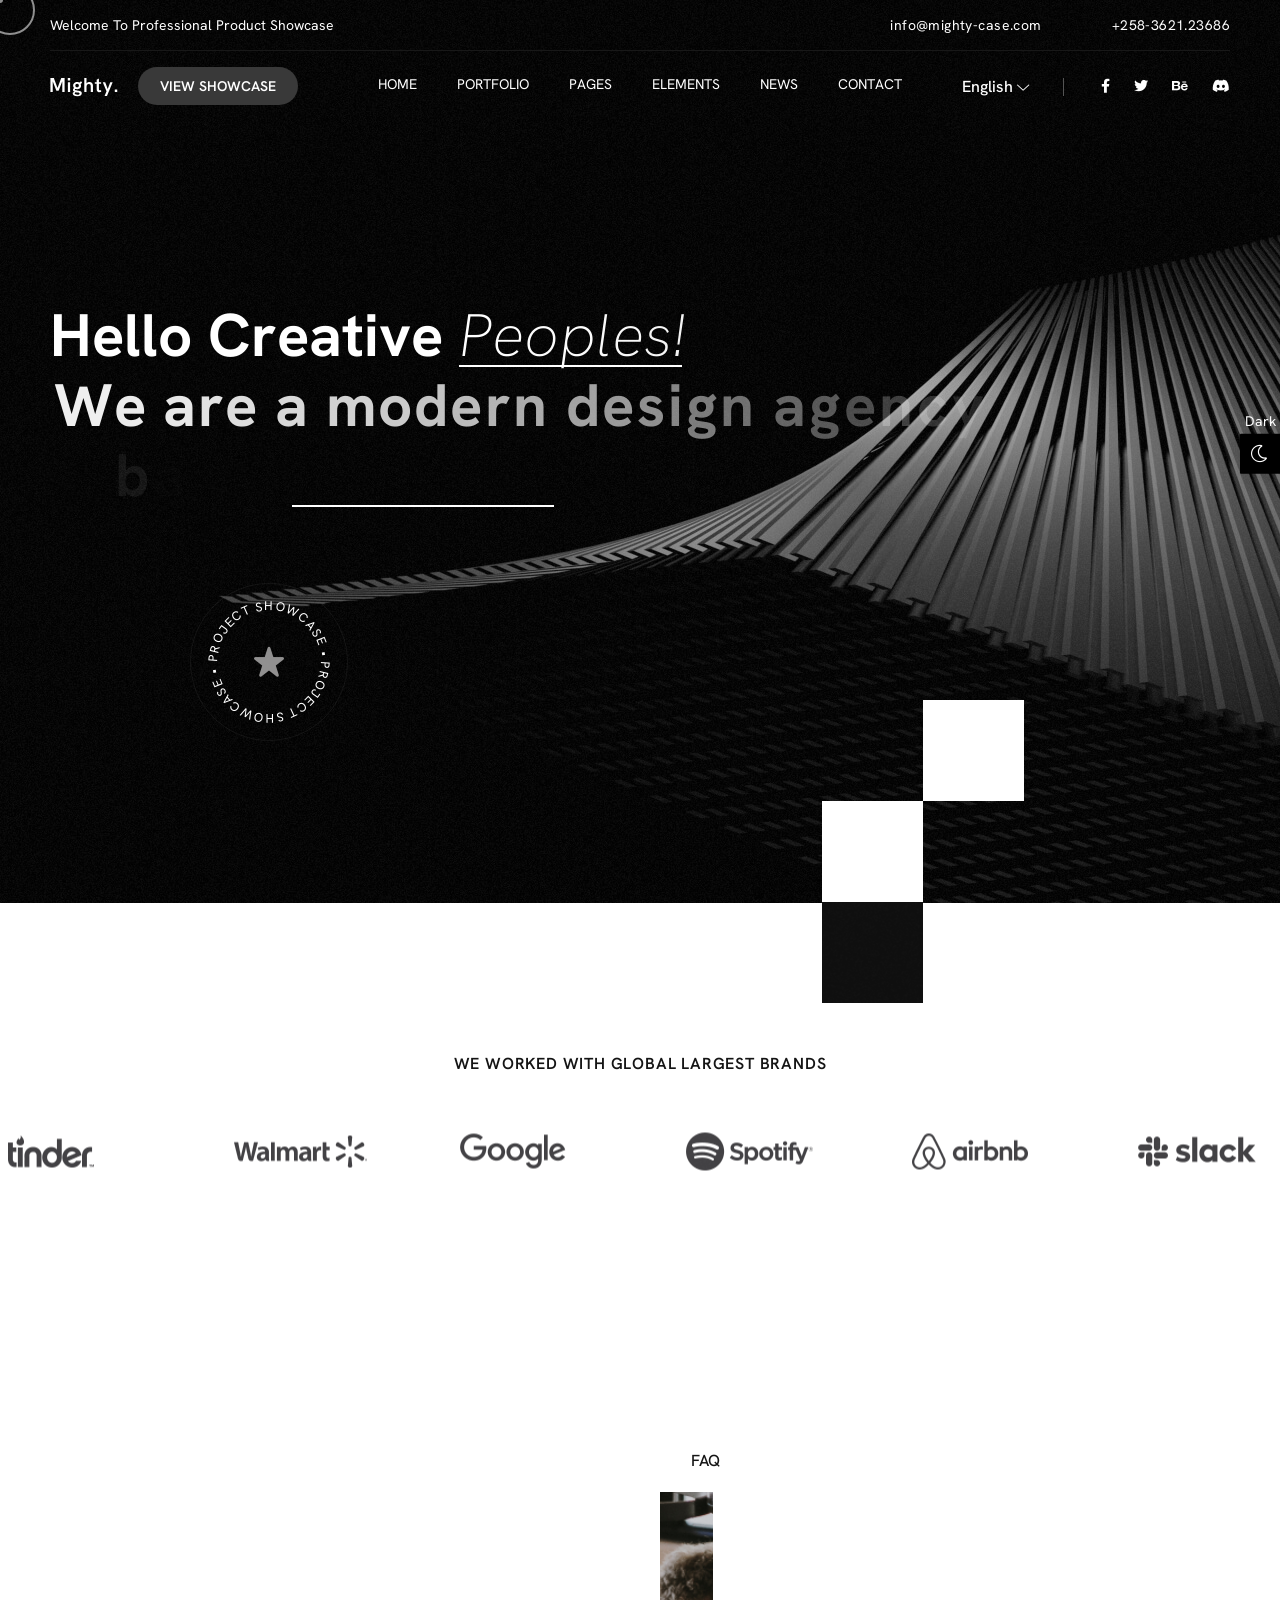
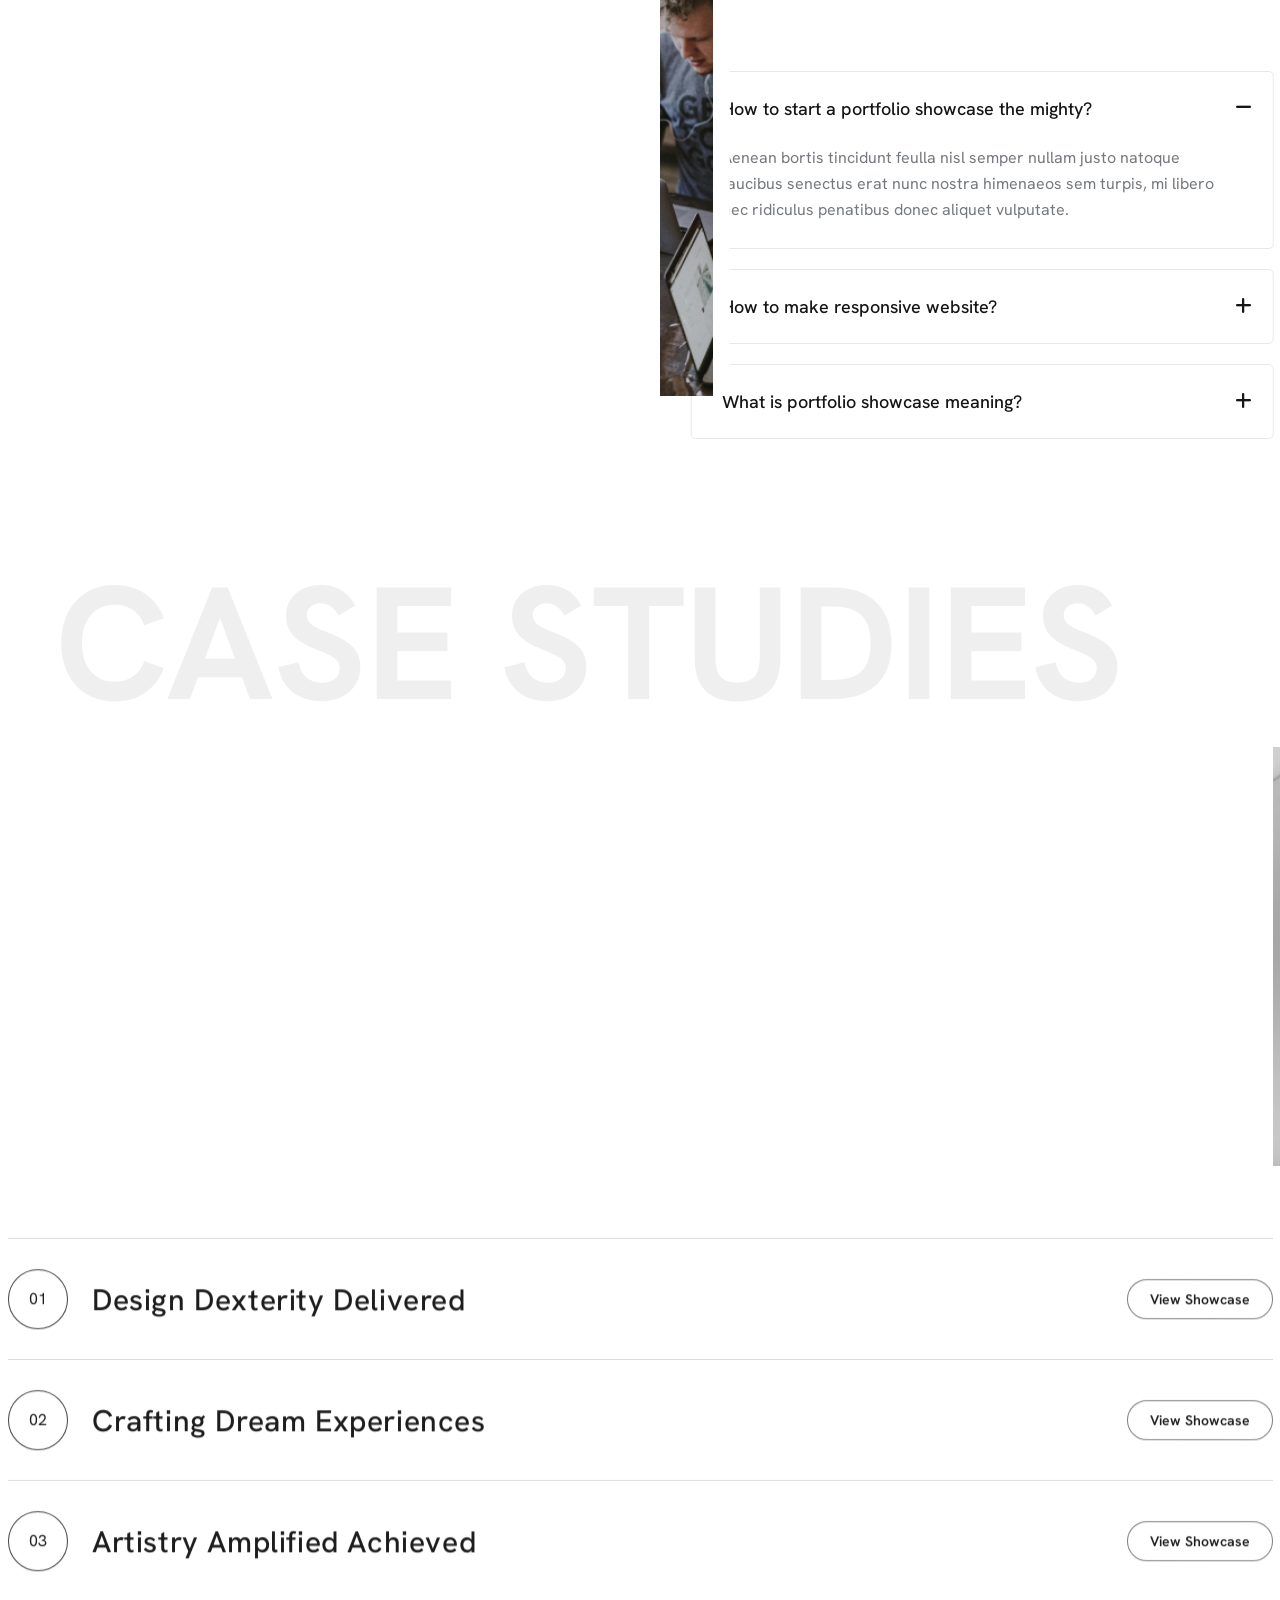
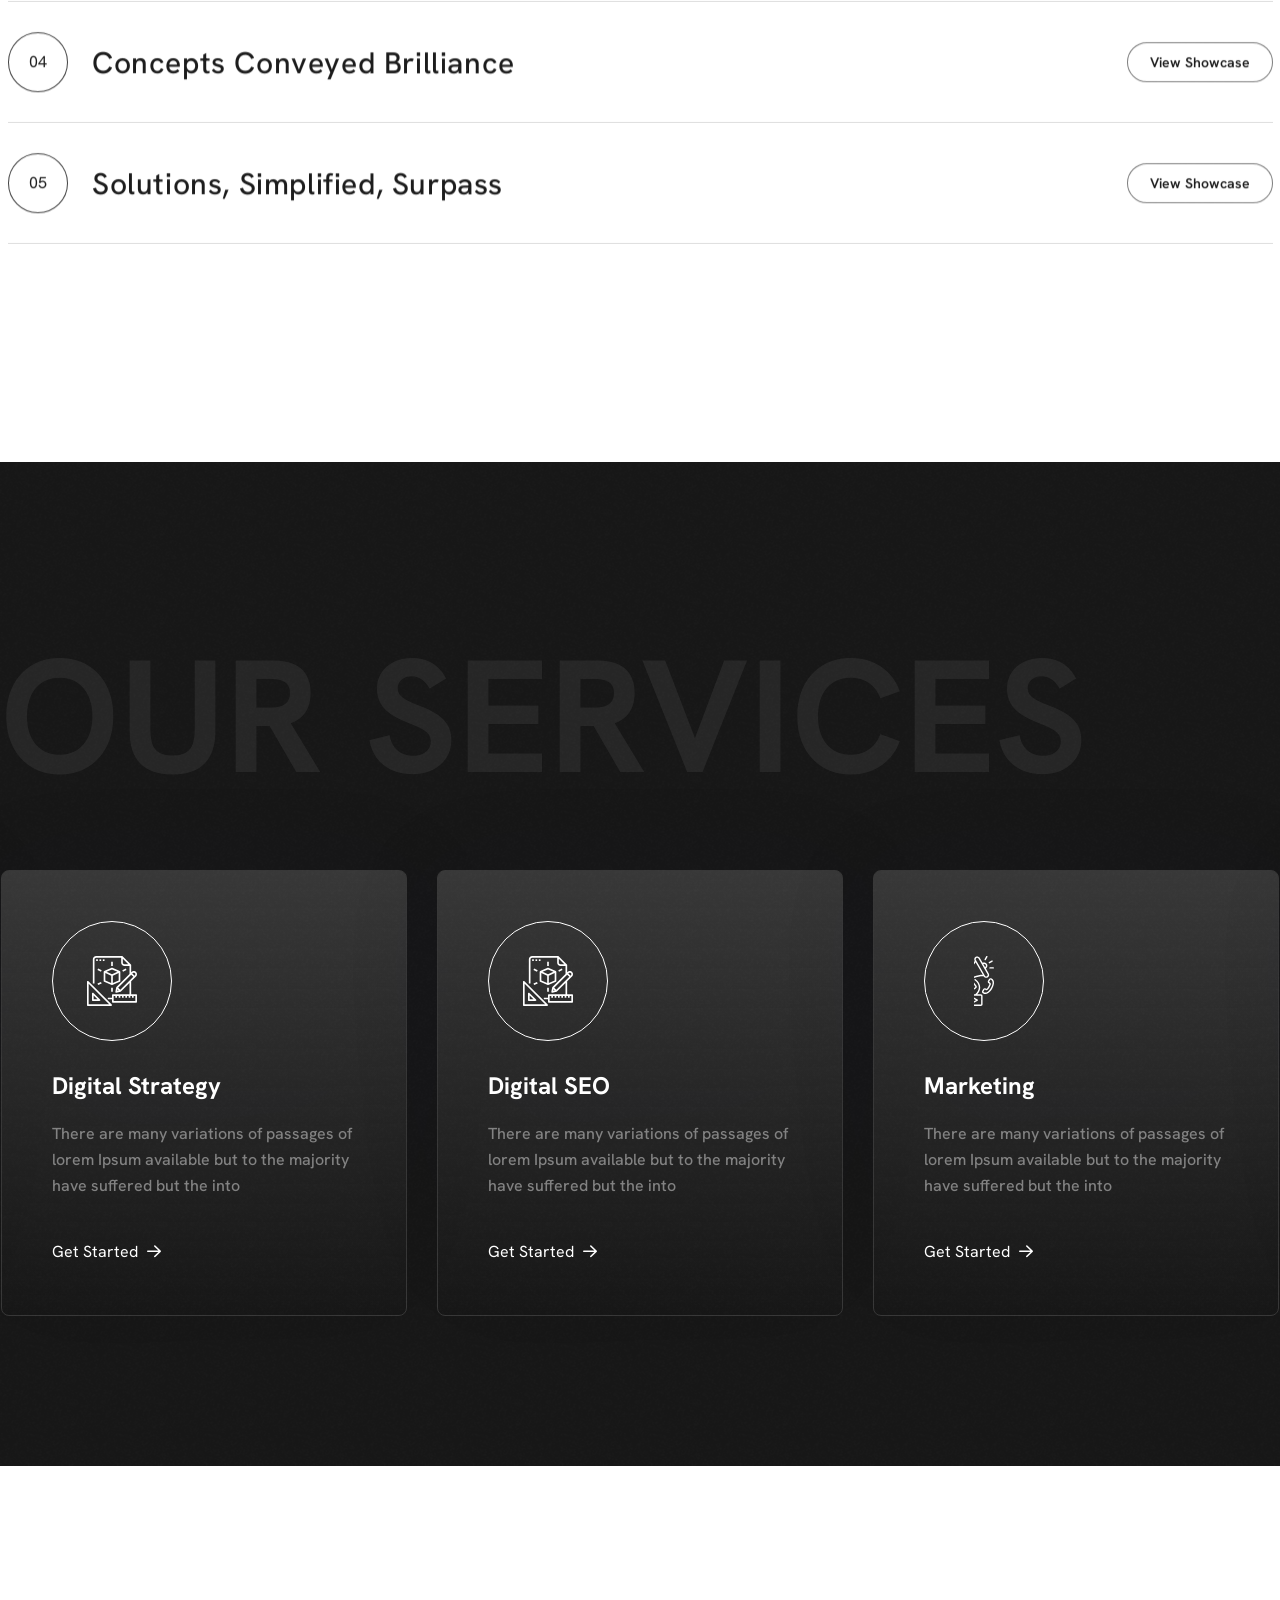
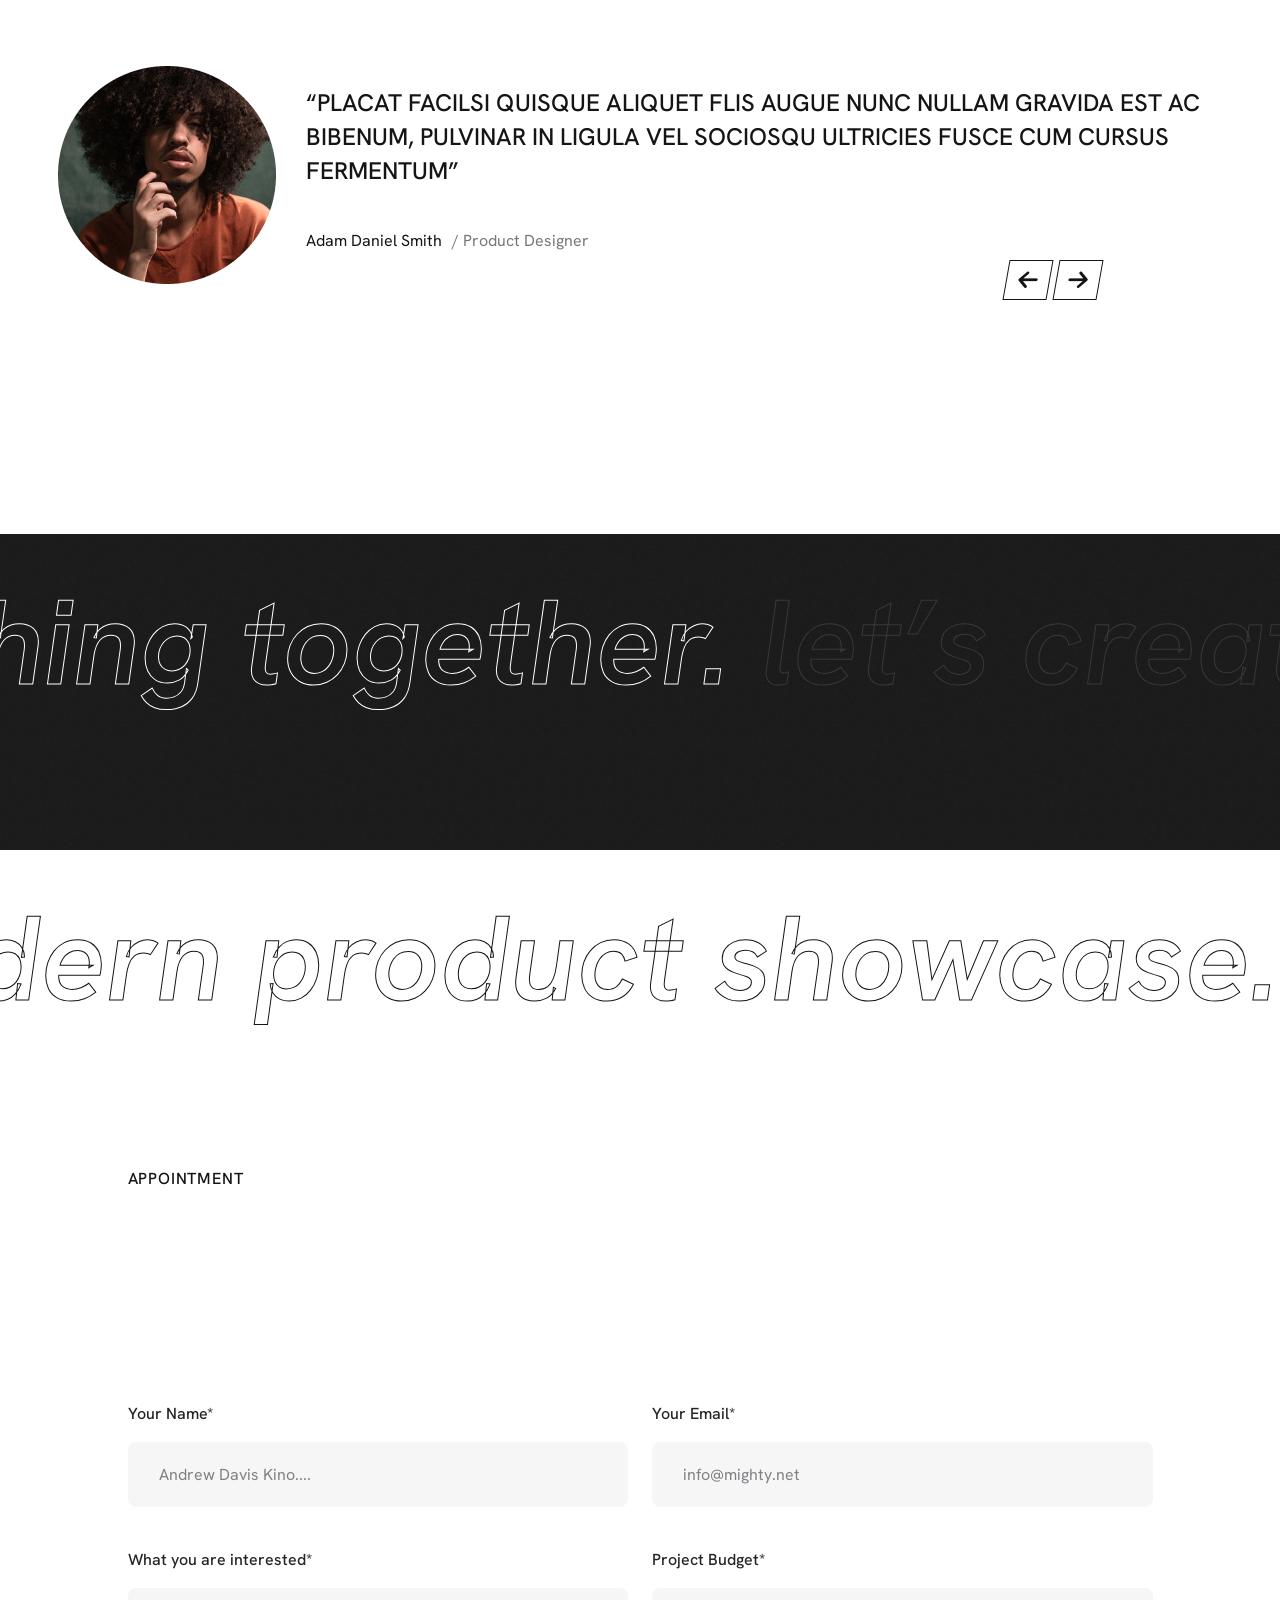
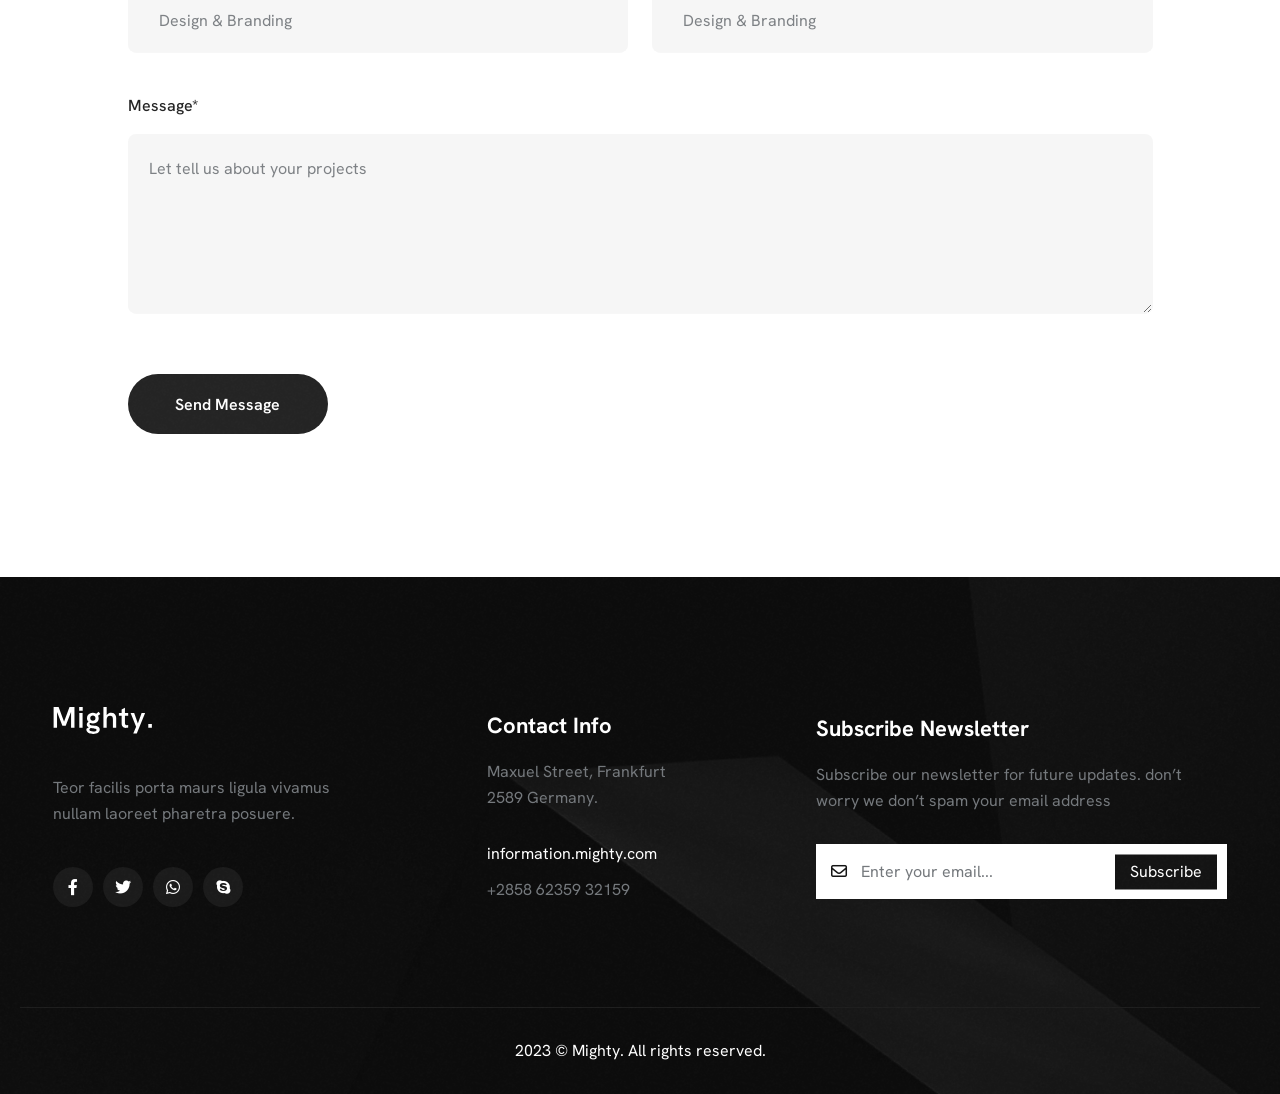
<file: index-two.html>
<!DOCTYPE html>
<html lang="en" class="rts-light-mood">

<head>
    <meta charset="UTF-8">
    <meta name="viewport" content="width=device-width, initial-scale=1.0">
    <meta name="theme-style-mode" content="1">
    <link rel="shortcut icon" type="image/x-icon" href="assets/images/fav.png">
    <title>Mighty - Creative Portfolio Template</title>
    <link rel="stylesheet" href="assets/css/plugins/fontawesome-6.css">
    <link rel="stylesheet" href="assets/css/plugins/swiper.min.css">
    <link rel="stylesheet" href="assets/css/vendor/metismenu.css">
    <link rel="stylesheet" href="assets/css/plugins/animate.min.css">
    <link rel="stylesheet" href="assets/css/vendor/bootstrap.min.css">
    <link rel="stylesheet" href="assets/css/style.css">
</head>

<body class="index-two">

    <!-- Scripts style two -->
    <!-- header area two start -->
    <div class="rts-header-area-two header--sticky">
        <div class="container-150">
            <div class="row">
                <div class="col-lg-12">
                    <div class="header-top-two">
                        <div class="left">
                            <p>Welcome To Professional Product Showcase</p>
                        </div>
                        <div class="right">
                            <div class="male">
                                <a href="mailto:webmaster@example.com">info@mighty-case.com</a>
                            </div>
                            <div class="number">
                                <a href="tel:+4733378901">+258-3621.23686</a>
                            </div>
                        </div>
                    </div>
                </div>
            </div>
            <div class="row">
                <div class="col-lg-12">
                    <div class="main-header-two">
                        <div class="header-left-area">
                            <div class="logo-area">
                                <a href="index.html" class="loog">
                                    <img src="assets/images/logo/03.svg" alt="Brand__logo">
                                </a>
                            </div>
                            <a href="portfolio-grid.html" class="rts-btn btn-radious btn-dark">View Showcase</a>
                        </div>
                        <div class="header-nav-area">
                            <nav class="nav-area drop-down-rts">
                                <ul class="navbar-nav-1">
                                    <li class="menu-item main-nav-on menu-item-has-children">
                                        <a href="javascript:void(0);"><span class="rolling-text">Home</span></a>

                                        <ul class="mega-menu-01 sub-menu home-demos" style="display: block;">
                                            <li class="single-mega">
                                                <a class="tag" href="#">Home Pages</a>
                                                <ul class="main-wrapper" style="display: block;">
                                                    <li class="menu-item menu-item-home"><a class="menu-link" href="index.html">Digital Agency</a>
                                                    </li>

                                                    <li class="menu-item"><a class="menu-link" href="index-six.html">Business Agency</a></li>
                                                    <li class="menu-item"><a class="menu-link" href="index-two.html">Creative Agency</a></li>
                                                    <li class="menu-item"><a class="menu-link" href="index-three.html">Personal Portfolio</a></li>
                                                    <li class="menu-item"><a class="menu-link" href="index-four.html">Design Agency</a></li>
                                                    <li class="menu-item"><a class="menu-link" href="index-five.html">Creative Portfolio</a></li>
                                                </ul>
                                            </li>
                                            <li class="single-mega">
                                                <a class="tag" href="#">showcases</a>
                                                <ul class="main-wrapper" style="display: block;">
                                                    <li class="menu-item menu-item-home"><a class="menu-link" href="showcase-horizontal.html">Horizonal Slider</a></li>
                                                    <li class="menu-item menu-item-home"><a class="menu-link" href="showcase-carousel.html">Showcase
                                                            Carousel</a></li>
                                                    <li class="menu-item menu-item-home"><a class="menu-link" href="showcase-carousel-center-active.html">Showcase Active</a></li>
                                                    <li class="menu-item menu-item-home"><a class="menu-link" href="showcase-vertical-slider.html">Vertical Slider</a></li>
                                                    <li class="menu-item menu-item-home"><a class="menu-link" href="showcase-vertical-scroll.html">Vertical Scroll</a></li>
                                                    <li class="menu-item menu-item-home"><a class="menu-link" href="showcase-parallax-slider.html">Parallax Slider</a></li>
                                                </ul>
                                            </li>
                                            <li class="single-mega">
                                                <a class="tag" href="#">showcases</a>
                                                <ul class="main-wrapper" style="display: block;">
                                                    <li class="menu-item menu-item-home"><a class="menu-link" href="showcase-grid-slider.html">Showcase Grid Slider </a></li>
                                                    <li class="menu-item menu-item-home"><a class="menu-link" href="showcase-vertical-split.html">Vertical Split</a></li>
                                                    <li class="menu-item menu-item-home"><a class="menu-link" href="showcase-interactive-links.html">Interactive Links</a></li>
                                                    <li class="menu-item menu-item-home"><a class="menu-link" href="showcase-interactive-list.html">Interactive Lists</a></li>
                                                    <li class="menu-item menu-item-home"><a class="menu-link" href="showcase-interactive-reveal.html">Interactive reveal</a></li>
                                                    <li class="menu-item"><a class="menu-link" href="javascript:void(0);">Coming Soon</a></li>
                                                </ul>
                                            </li>

                                        </ul>

                                        <ul class="" style="display: block;">

                                        </ul>

                                    </li>
                                    <li class="menu-item main-nav-on menu-item-has-children">
                                        <a href="#"><span class="rolling-text">Portfolio</span></a>
                                        <ul class="sub-menu" style="display: block;">
                                            <li class="menu-item menu-item-home has-children-sub"><a class="menu-link" href="javascript:void(0);">Portfolio Grid</a>
                                                <ul class="sub-menu third-lvl base">
                                                    <li class="menu-item menu-item-home"><a class="nav-link" href="portfolio-grid.html"> Grid 2
                                                            Column</a></li>
                                                    <li class="menu-item menu-item-home"><a class="nav-link" href="portfolio-grid-3column.html">Grid
                                                            3 Column</a></li>
                                                    <li class="menu-item menu-item-home"><a class="nav-link" href="portfolio-full-width.html">Grid
                                                            Full Width</a></li>

                                                </ul>
                                            </li>
                                            <li class="menu-item menu-item-home has-children-sub"><a class="menu-link" href="javascript:void(0);">Portfolio List</a>
                                                <ul class="sub-menu third-lvl base">
                                                    <li class="menu-item menu-item-home"><a href="portfolio-two.html">Portfolio List</a></li>
                                                    <li class="menu-item menu-item-home"><a href="showcase-interactive-list.html">Interactive
                                                            Lists</a></li>
                                                </ul>

                                            </li>
                                            <li class="menu-item menu-item-home"><a class="menu-link" href="portfolio-one.html">Portfolio
                                                    Masonry</a></li>
                                            <li class="menu-item menu-item-home"><a class="menu-link" href="portfolio-filter.html">Portfolio
                                                    Filter</a></li>
                                            <li class="menu-item menu-item-home has-children-sub"><a class="menu-link" href="javascript:void(0);">Portfolio Details</a>
                                                <ul class="sub-menu third-lvl base">
                                                    <li class="menu-item menu-item-home"><a class="nav-link" href="portfolio-details.html">Portfolio
                                                            Details</a></li>
                                                    <li class="menu-item menu-item-home"><a class="nav-link" href="portfolio-details-two.html">Portfolio Details Two</a></li>
                                                    <li class="menu-item menu-item-home"><a class="nav-link" href="portfolio-details-three.html">Portfolio Details Three</a></li>
                                                    <li class="menu-item menu-item-home"><a class="nav-link" href="portfolio-details-four.html">Portfolio Details Four</a></li>
                                                    <li class="menu-item menu-item-home"><a class="nav-link" href="portfolio-details-slider.html">Portfolio Details Slider</a></li>
                                                </ul>
                                            </li>
                                        </ul>
                                    </li>
                                    <li class="menu-item main-nav-on menu-item-has-children">
                                        <a href="javascript:void(0);"><span class="rolling-text">Pages</span></a>
                                        <ul class="sub-menu" style="display: block;">
                                            <li class="menu-item menu-item-home"><a class="menu-link" href="about.html">About Us</a></li>
                                            <li class="menu-item menu-item-home"><a class="menu-link" href="service-1.html">Services V.1</a></li>
                                            <li class="menu-item menu-item-home"><a class="menu-link" href="service-2.html">Services V.2</a></li>
                                            <li class="menu-item menu-item-home"><a class="menu-link" href="service-3.html">Services V.3</a></li>
                                            <li class="menu-item menu-item-home"><a class="menu-link" href="service-details.html">Services
                                                    Details</a></li>
                                            <li class="menu-item menu-item-home"><a class="menu-link" href="coming-soon.html">Coming Soon</a></li>
                                            <li class="menu-item menu-item-home"><a class="menu-link" href="error.html">404 Page</a></li>
                                        </ul>
                                    </li>
                                    <li class="menu-item main-nav-on menu-item-has-children">
                                        <a href="javascript:void(0);"><span class="rolling-text">Elements</span></a>
                                        <ul class="mega-menu-01 sub-menu elements" style="display: block;">
                                            <li class="single-mega">
                                                <a class="tag" href="#">Widgets</a>
                                                <ul class="main-wrapper" style="display: block;">
                                                    <li class="menu-item menu-item-home"><a class="menu-link" href="accordion.html">Accordion</a>
                                                    </li>
                                                    <li class="menu-item"><a class="menu-link" href="banner.html">Our Banner</a></li>
                                                    <li class="menu-item"><a class="menu-link" href="blog-elements.html">Our Blogs</a></li>
                                                    <li class="menu-item"><a class="menu-link" href="buttons.html">Buttons</a></li>
                                                    <li class="menu-item"><a class="menu-link" href="cta.html">Call To Action</a></li>
                                                </ul>
                                            </li>
                                            <li class="single-mega">
                                                <a class="tag" href="#">Widgets</a>
                                                <ul class="main-wrapper" style="display: block;">
                                                    <li class="menu-item"><a class="menu-link" href="carousel.html">Carousel</a></li>
                                                    <li class="menu-item menu-item-home"><a class="menu-link" href="circle-progress.html">Circle
                                                            Progress</a></li>
                                                    <li class="menu-item menu-item-home"><a class="menu-link" href="clients-logo.html">Client
                                                            Logo</a></li>
                                                    <li class="menu-item menu-item-home"><a class="menu-link" href="contact-form.html">Contact
                                                            Form</a></li>
                                                    <li class="menu-item menu-item-home"><a class="menu-link" href="counter.html">Counter Up</a>
                                                    </li>
                                                </ul>
                                            </li>
                                            <li class="single-mega">
                                                <a class="tag" href="#">Widgets</a>
                                                <ul class="main-wrapper" style="display: block;">
                                                    <li class="menu-item menu-item-home"><a class="menu-link" href="heading.html">Typography</a>
                                                    </li>
                                                    <li class="menu-item menu-item-home"><a class="menu-link" href="service-card.html">Service
                                                            Card</a></li>
                                                    <li class="menu-item menu-item-home"><a class="menu-link" href="service-list-revel.html">Service
                                                            List</a></li>
                                                    <li class="menu-item menu-item-home"><a class="menu-link" href="pricing-table.html">Pricing
                                                            Table</a></li>
                                                    <li class="menu-item menu-item-home"><a class="menu-link" href="tab.html">Our Tab Style</a></li>
                                                </ul>
                                            </li>
                                            <li class="single-mega">
                                                <a class="tag" href="#">Widgets</a>
                                                <ul class="main-wrapper" style="display: block;">
                                                    <li class="menu-item menu-item-home"><a class="menu-link" href="filter.html">Our Filter
                                                            Style</a></li>
                                                    <li class="menu-item menu-item-home"><a class="menu-link" href="team-style.html">Our Awesome
                                                            Team</a></li>
                                                    <li class="menu-item menu-item-home"><a class="menu-link" href="testimonials.html">Testimonials</a></li>
                                                    <li class="menu-item menu-item-home"><a class="menu-link" href="about-style.html">About
                                                            Style</a></li>
                                                    <li class="menu-item menu-item-home"><a class="menu-link" href="footer-style.html">Footer
                                                            Styles</a></li>
                                                </ul>
                                            </li>
                                        </ul>
                                    </li>
                                    <li class="menu-item main-nav-on menu-item-has-children">
                                        <a href="javascript:void(0);"><span class="rolling-text">News</span></a>
                                        <ul class="sub-menu" style="display: block;">
                                            <li class="menu-item menu-item-home"><a class="menu-link" href="blog.html">Our Blog</a></li>
                                            <li class="menu-item menu-item-home"><a class="menu-link" href="blog-sidebar.html">Blog Sidebar
                                                    Right</a></li>
                                            <li class="menu-item menu-item-home"><a class="menu-link" href="blog-sidebar-left.html">Blog Sidebar
                                                    Left</a></li>
                                            <li class="menu-item menu-item-home has-children-sub">
                                                <a class="menu-link" href="javascript:void(0);">Blog Details</a>
                                                <ul class="sub-menu third-lvl base">
                                                    <li class="menu-item menu-item-home"><a class="nav-link" href="blog-details.html">Blog
                                                            Details</a></li>
                                                    <li class="menu-item menu-item-home"><a class="nav-link" href="blog-details-two.html">Blog
                                                            Details Two</a></li>
                                                    <li class="menu-item menu-item-home"><a class="nav-link" href="blog-detailsleft-sidebar.html">Blog Details Left</a></li>
                                                    <li class="menu-item menu-item-home"><a class="nav-link" href="blog-detailsright-sidebar.html">Blog Details Right</a></li>
                                                </ul>

                                            </li>
                                        </ul>
                                    </li>
                                    <li class="menu-item main-nav-on">
                                        <a class="menu-link" href="contact.html"><span class="rolling-text">Contact</span></a>
                                    </li>
                                </ul>
                            </nav>
                        </div>
                        <div class="header-right">
                            <div class="language-check">
                                <!-- check -->
                                <div class="input-group">
                                    <button type="button" data-bs-toggle="dropdown" aria-expanded="false">English
                                        <i class="fa-sharp fa-light fa-chevron-down"></i>
                                    </button>
                                    <ul class="dropdown-menu">
                                        <li><a class="dropdown-item" href="#">Chinese</a></li>
                                        <li><a class="dropdown-item" href="#">Spanish</a></li>
                                        <li><a class="dropdown-item" href="#">Arabic</a></li>
                                        <li><a class="dropdown-item" href="#">Portuguese</a></li>
                                    </ul>
                                </div>
                                <!-- check -->
                            </div>
                            <!-- social area start -->
                            <div class="social-transparent-wrapper">
                                <ul>
                                    <li><a href="#"><i class="fa-brands fa-facebook-f"></i></a></li>
                                    <li><a href="#"><i class="fa-brands fa-twitter"></i></a></li>
                                    <li><a href="#"><i class="fa-brands fa-behance"></i></a></li>
                                    <li><a href="#"><i class="fa-brands fa-discord"></i></a></li>
                                </ul>
                            </div>
                            <!-- social area end -->
                            <div class="menu-btn">

                                <div class="rts-offcanvas-wrapper">
                                    <div class="container-menu">
                                        <div class="action-menu">
                                            <div class="close-event"></div>
                                            <div class="open-event">
                                                <!-- <div class="text">
                        <span>Menu</span>
                        <span>Close</span>
                    </div> -->
                                                <div class="burger">
                                                    <svg viewBox="0 0 15 15" fill="none" xmlns="http://www.w3.org/2000/svg" class="icon-close" data-v-649bbaab="">
                                                        <line x1="13.788" y1="1.28816" x2="1.06011" y2="14.0161" stroke="currentColor" stroke-width="1.2"></line>
                                                        <line x1="1.06049" y1="1.43963" x2="13.7884" y2="14.1675" stroke="currentColor" stroke-width="1.2"></line>
                                                    </svg>
                                                    <svg viewBox="0 0 18 12" fill="none" xmlns="http://www.w3.org/2000/svg" class="icon-burger" data-v-649bbaab="">
                                                        <line x1="18" y1="0.6" y2="0.6" stroke="currentColor" stroke-width="1.2" data-v-649bbaab=""></line>
                                                        <line x1="18" y1="5.7167" y2="5.7167" stroke="currentColor" stroke-width="1.2" data-v-649bbaab=""></line>
                                                        <line x1="18" y1="10.8334" y2="10.8334" stroke="currentColor" stroke-width="1.2" data-v-649bbaab=""></line>
                                                    </svg>
                                                </div>
                                            </div>
                                        </div>
                                    </div>
                                    <div class="rts-fs-menu">
                                        <div class="rts-fs-container row">

                                            <div class="rts-fs--nav col-12 col-md-6">
                                                <ul id="primary-menu" class="navbar-nav-button">
                                                    <li id="menu-item-76" class="menu-item menu-item-has-children">
                                                        <a href="#">Home<span><svg height="24" viewBox="0 0 24 24" width="24"
                                    xmlns="http://www.w3.org/2000/svg">
                                    <path class="heroicon-ui"
                                        d="M18.59 13H3a1 1 0 0 1 0-2h15.59l-5.3-5.3a1 1 0 1 1 1.42-1.4l7 7a1 1 0 0 1 0 1.4l-7 7a1 1 0 0 1-1.42-1.4l5.3-5.3z">
                                    </path>
                                </svg></span></a>
                                                        <ul class="sub-menu">
                                                            <li class="menu-item menu-item-home current-menu-item page_item">
                                                                <a href="index.html" aria-current="page">Digital Agency</a>
                                                            </li>
                                                            <li class="menu-item">
                                                                <a href="index-two.html">Creative Agency</a>
                                                            </li>
                                                            <li class="menu-item">
                                                                <a href="index-three.html">Personal Portfolio</a>
                                                            </li>
                                                            <li class="menu-item">
                                                                <a href="index-four.html">Design Agency</a>
                                                            </li>
                                                            <li class="menu-item">
                                                                <a href="index-five.html">Creative Portfolio</a>
                                                            </li>
                                                            <li class="menu-item">
                                                                <a href="index-six.html">Business Agency</a>
                                                            </li>
                                                        </ul>
                                                    </li>
                                                    <li id="menu-item-767" class="menu-item menu-item-has-children">
                                                        <a href="#">Showcase One<span><svg height="24" viewBox="0 0 24 24" width="24"
                                    xmlns="http://www.w3.org/2000/svg">
                                    <path class="heroicon-ui"
                                        d="M18.59 13H3a1 1 0 0 1 0-2h15.59l-5.3-5.3a1 1 0 1 1 1.42-1.4l7 7a1 1 0 0 1 0 1.4l-7 7a1 1 0 0 1-1.42-1.4l5.3-5.3z">
                                    </path>
                                </svg></span></a>
                                                        <ul class="sub-menu">
                                                            <li class="menu-item menu-item-home current-menu-item page_item">
                                                                <a href="showcase-horizontal.html" aria-current="page">Horizontal Slider</a>
                                                            </li>
                                                            <li class="menu-item">
                                                                <a href="showcase-vertical-slider.html">Vertical Slider</a>
                                                            </li>
                                                            <li class="menu-item">
                                                                <a href="showcase-carousel.html">Showcase Carousel</a>
                                                            </li>
                                                            <li class="menu-item">
                                                                <a href="showcase-vertical-scroll.html">Vertical Scroll</a>
                                                            </li>
                                                            <li class="menu-item">
                                                                <a href="showcase-parallax-slider.html">Parallax Slider</a>
                                                            </li>
                                                        </ul>
                                                    </li>
                                                    <li id="menu-item-768" class="menu-item menu-item-has-children">
                                                        <a href="#">Showcase Two<span><svg height="24" viewBox="0 0 24 24" width="24"
                                    xmlns="http://www.w3.org/2000/svg">
                                    <path class="heroicon-ui"
                                        d="M18.59 13H3a1 1 0 0 1 0-2h15.59l-5.3-5.3a1 1 0 1 1 1.42-1.4l7 7a1 1 0 0 1 0 1.4l-7 7a1 1 0 0 1-1.42-1.4l5.3-5.3z">
                                    </path>
                                </svg></span></a>
                                                        <ul class="sub-menu">
                                                            <li class="menu-item menu-item-home current-menu-item page_item">
                                                                <a href="showcase-grid-slider.html" aria-current="page">Showcase Grid Slider</a>
                                                            </li>
                                                            <li class="menu-item">
                                                                <a href="showcase-vertical-split.html">Vertical Split</a>
                                                            </li>
                                                            <li class="menu-item">
                                                                <a href="showcase-interactive-links.html">Interactive Links</a>
                                                            </li>
                                                            <li class="menu-item">
                                                                <a href="showcase-interactive-list.html">Interactive Lists</a>
                                                            </li>
                                                            <li class="menu-item">
                                                                <a href="showcase-interactive-reveal.html">Interactive Reveal</a>
                                                            </li>
                                                        </ul>
                                                    </li>
                                                    <li class="menu-item menu-item-has-children">
                                                        <a href="#">Portfolio<span><svg height="24" viewBox="0 0 24 24" width="24"
                                    xmlns="http://www.w3.org/2000/svg">
                                    <path class="heroicon-ui"
                                        d="M18.59 13H3a1 1 0 0 1 0-2h15.59l-5.3-5.3a1 1 0 1 1 1.42-1.4l7 7a1 1 0 0 1 0 1.4l-7 7a1 1 0 0 1-1.42-1.4l5.3-5.3z">
                                    </path>
                                </svg></span></a>
                                                        <ul class="sub-menu">
                                                            <li class="menu-item menu-item-has-children">
                                                                <a href="#">Portfolio Grid <span><svg height="24" viewBox="0 0 24 24" width="24"
                                        xmlns="http://www.w3.org/2000/svg">
                                        <path class="heroicon-ui"
                                            d="M18.59 13H3a1 1 0 0 1 0-2h15.59l-5.3-5.3a1 1 0 1 1 1.42-1.4l7 7a1 1 0 0 1 0 1.4l-7 7a1 1 0 0 1-1.42-1.4l5.3-5.3z">
                                        </path>
                                    </svg></span></a>
                                                                <ul class="sub-menu">
                                                                    <li class="menu-item"><a href="portfolio-grid.html">Grid 2 Column</a></li>
                                                                    <li class="menu-item"><a href="portfolio-grid-3column.html">Grid 3 Column</a></li>
                                                                    <li class="menu-item"><a href="portfolio-full-width.html">Grid Full Width</a></li>
                                                                </ul>
                                                            </li>
                                                            <li class="menu-item menu-item-has-children">
                                                                <a href="#">Portfolio List <span><svg height="24" viewBox="0 0 24 24" width="24"
                                        xmlns="http://www.w3.org/2000/svg">
                                        <path class="heroicon-ui"
                                            d="M18.59 13H3a1 1 0 0 1 0-2h15.59l-5.3-5.3a1 1 0 1 1 1.42-1.4l7 7a1 1 0 0 1 0 1.4l-7 7a1 1 0 0 1-1.42-1.4l5.3-5.3z">
                                        </path>
                                    </svg></span></a>
                                                                <ul class="sub-menu">
                                                                    <li class="menu-item"><a href="portfolio-two.html">Portfolio List</a></li>
                                                                    <li class="menu-item"><a href="showcase-interactive-list.html">Interactive Lists</a></li>
                                                                </ul>
                                                            </li>
                                                            <li class="menu-item"><a href="portfolio-one.html">Portfolio Masonry</a></li>
                                                            <li class="menu-item"><a href="portfolio-filter.html">Portfolio Filter</a></li>
                                                            <li class="menu-item menu-item-has-children">
                                                                <a href="#">Portfolio Details <span><svg height="24" viewBox="0 0 24 24" width="24"
                                        xmlns="http://www.w3.org/2000/svg">
                                        <path class="heroicon-ui"
                                            d="M18.59 13H3a1 1 0 0 1 0-2h15.59l-5.3-5.3a1 1 0 1 1 1.42-1.4l7 7a1 1 0 0 1 0 1.4l-7 7a1 1 0 0 1-1.42-1.4l5.3-5.3z">
                                        </path>
                                    </svg></span></a>
                                                                <ul class="sub-menu">
                                                                    <li class="menu-item"><a href="portfolio-details.html">Portfolio Details</a></li>
                                                                    <li class="menu-item"><a href="portfolio-details-two.html">Portfolio Details Two</a></li>
                                                                    <li class="menu-item"><a href="portfolio-details-three.html">Portfolio Details Three</a></li>
                                                                    <li class="menu-item"><a href="portfolio-details-four.html">Portfolio Details Four</a></li>
                                                                    <li class="menu-item"><a href="portfolio-details-slider.html">Portfolio Details Slider</a></li>
                                                                </ul>
                                                            </li>
                                                        </ul>
                                                    </li>
                                                    <li class="menu-item menu-item-has-children">
                                                        <a href="#">Pages
                                                            <span>
                                <svg height="24" viewBox="0 0 24 24" width="24"
                                        xmlns="http://www.w3.org/2000/svg">
                                        <path class="heroicon-ui"
                                            d="M18.59 13H3a1 1 0 0 1 0-2h15.59l-5.3-5.3a1 1 0 1 1 1.42-1.4l7 7a1 1 0 0 1 0 1.4l-7 7a1 1 0 0 1-1.42-1.4l5.3-5.3z">
                                        </path>
                                </svg>
                            </span>
                                                        </a>
                                                        <ul class="sub-menu">
                                                            <li class="menu-item"><a href="about.html">About Me</a></li>
                                                            <li class="menu-item"><a href="service-1.html">Services V.1</a></li>
                                                            <li class="menu-item"><a href="service-2.html">Services V.2</a></li>
                                                            <li class="menu-item"><a href="service-3.html">Services V.3</a></li>
                                                            <li class="menu-item"><a href="service-details.html">Services details</a></li>
                                                            <li class="menu-item"><a href="coming-soon.html">Coming Soon</a></li>
                                                            <li class="menu-item"><a href="error.html">404 Page</a></li>
                                                        </ul>
                                                    </li>
                                                    <li class="menu-item menu-item-has-children">
                                                        <a href="#">News<span><svg height="24" viewBox="0 0 24 24" width="24"
                                    xmlns="http://www.w3.org/2000/svg">
                                    <path class="heroicon-ui"
                                        d="M18.59 13H3a1 1 0 0 1 0-2h15.59l-5.3-5.3a1 1 0 1 1 1.42-1.4l7 7a1 1 0 0 1 0 1.4l-7 7a1 1 0 0 1-1.42-1.4l5.3-5.3z">
                                    </path>
                                </svg></span></a>
                                                        <ul class="sub-menu">
                                                            <li class="menu-item"><a href="blog.html">Our Blog</a></li>
                                                            <li class="menu-item"><a href="blog-sidebar.html">Blog Sidebar Right</a></li>
                                                            <li class="menu-item"><a href="blog-sidebar-left.html">Blog Sidebar Left</a></li>
                                                            <li class="menu-item menu-item-has-children">
                                                                <a href="#">Blog Details<span><svg height="24" viewBox="0 0 24 24" width="24"
                                            xmlns="http://www.w3.org/2000/svg">
                                            <path class="heroicon-ui"
                                                d="M18.59 13H3a1 1 0 0 1 0-2h15.59l-5.3-5.3a1 1 0 1 1 1.42-1.4l7 7a1 1 0 0 1 0 1.4l-7 7a1 1 0 0 1-1.42-1.4l5.3-5.3z">
                                            </path>
                                        </svg></span></a>
                                                                <ul class="sub-menu">
                                                                    <li class="menu-item"><a href="blog-details.html">Blog Details</a></li>
                                                                    <li class="menu-item"><a href="blog-details-two.html">Blog Details Two</a></li>
                                                                    <li class="menu-item"><a href="blog-detailsleft-sidebar.html">Blog Details Left</a></li>
                                                                    <li class="menu-item"><a href="blog-detailsright-sidebar.html">Blog Details Right</a></li>
                                                                </ul>
                                                            </li>
                                                        </ul>
                                                    </li>
                                                    <li class="menu-item"><a href="contact.html">Contact</a></li>
                                                </ul>
                                            </div>

                                            <div class="rts-fs--contacts col-12 col-md-6">
                                                <div class="contact-inner">
                                                    <div class="contact-information">
                                                        <h2 class="heading-title">Our Office</h2>
                                                        <div class="address">
                                                            <ul>
                                                                <li>
                                                                    <p>98 Post St, Maxuel Street, Frankfurt</p>
                                                                </li>
                                                                <li>
                                                                    <p>575 Market St, Maxuel Street, Frankfurt</p>
                                                                </li>
                                                            </ul>
                                                        </div>
                                                    </div>
                                                    <div class="contact-information">
                                                        <h2 class="heading-title">Get In Touch</h2>
                                                        <div class="contact">
                                                            <ul>
                                                                <li><a href="mailto:information.mighty.com" class="mail">information.mighty.com</a></li>
                                                                <li><a href="tel:28586235932159" class="number">+2858 62359 32159</a></li>
                                                            </ul>
                                                        </div>
                                                        <div class="rts-social-area-one">
                                                            <ul>
                                                                <li><a href="#"><i class="fa-brands fa-facebook-f"></i></a></li>
                                                                <li><a href="#"><i class="fa-brands fa-twitter"></i></a></li>
                                                                <li><a href="#"><i class="fa-brands fa-whatsapp"></i></a></li>
                                                                <li><a href="#"><i class="fa-brands fa-skype"></i></a></li>
                                                            </ul>
                                                        </div>
                                                    </div>
                                                </div>
                                            </div>

                                        </div>
                                    </div>
                                </div>
                            </div>
                        </div>
                    </div>
                </div>
            </div>
        </div>
    </div>
    <!-- header area two end -->

    <!-- Scripts style two End -->

    <!-- rts banner area start -->
    <div class="rts-banner-two-start rts-section-gap bg_banner-two bg_image rts-scroll-down-circle-wrapper">
        <div class="container-150">
            <div class="row">
                <div class="col-lg-12">
                    <!-- banner two main wrapper -->
                    <div class="banner-two-wrapper">
                        <h1 class="title rts_hero__title">
                            Hello Creative <span>Peoples!</span> <br>
                            We are a modern design agency <br>
                            based in <span>Frankfurt.</span>
                        </h1>
                        <div class="badge-banner-1 scroll-down-circle">
                            <div class="top-center-image  rts-slide-left-gsap">
                                <a href="#" class="speen-shape">
                                    <svg class="uni-circle-text-path uk-text-secondary uni-animation-spin" viewBox="0 0 100 100" width="140" height="140">
                                        <defs>
                                            <path id="circle" d="M 50, 50 m -37, 0 a 37,37 0 1,1 74,0 a 37,37 0 1,1 -74,0">
                                            </path>
                                        </defs>
                                        <text font-size="11.75">
                                            <textPath xlink:href="#circle">Project SHowcase • Project SHowcase •
                                            </textPath>
                                        </text>
                                    </svg>
                                    <i class="fa-solid fa-star-sharp"></i>
                                </a>
                            </div>
                        </div>
                    </div>
                    <!-- banner two main wrapper end -->
                </div>
            </div>
        </div>
        <div class="banner-two-bottom-right-shape rts-slide-left-gsap scroll-right-box-banner-wrapepr">
            <img class="scroll-right-box-banner" src="assets/images/banner/16.png" alt="banner-shape">
        </div>
    </div>
    <!-- rts banner area end -->

    <!-- rts brand area start -->
    <div class="rts-brand-area home-2 rts-section-gap">
        <div class="container">
            <div class="row">
                <div class="col-lg-12">
                    <div class="brand-sm-title text-center">
                        <p class="p-white">WE WORKED WITH GLOBAL LARGEST BRANDS</p>
                    </div>
                </div>
            </div>
            <div class="row mt--50">
                <div class="col-lg-12">
                    <div class="brand-style-two">
                        <a href="#" class="rts-skew-up-gsap"><img src="assets/images/brand/01.png" alt="brand"></a>
                        <a href="#" class="rts-skew-up-gsap"><img src="assets/images/brand/02.png" alt="brand"></a>
                        <a href="#" class="rts-skew-up-gsap"><img src="assets/images/brand/03.png" alt="brand"></a>
                        <a href="#" class="rts-skew-up-gsap"><img src="assets/images/brand/04.png" alt="brand"></a>
                        <a href="#" class="rts-skew-up-gsap"><img src="assets/images/brand/05.png" alt="brand"></a>
                        <a href="#" class="rts-skew-up-gsap"><img src="assets/images/brand/06.png" alt="brand"></a>
                    </div>
                </div>
            </div>
        </div>
    </div>
    <!-- rts brand area end -->

    <!-- rts faq area start -->
    <div class="rts-faq-style-two rts-section-gapBottom">
        <div class="container pt--120">
            <div class="row g-5 pl--70 pl_md--15 pl_sm--0 pt_md--50 pt_sm--50 align-items-lg-center">
                <div class="col-lg-6">
                    <div class="faq-thumbnail-two">
                        <div class="main-img  rts-reveal-one">
                            <img class="main rts-reveal-image-one" src="assets/images/about/07.png" alt="faq_area">
                        </div>
                        <div class="small-img rts-reveal-three">
                            <img class="rts-reveal-image-three" src="assets/images/faq/01.png" alt="faq">
                        </div>
                    </div>
                </div>
                <div class="col-lg-6 rts-slide-left-gsap">
                    <!-- faq right wrapper start -->
                    <div class="faq-right-wrapper-two">
                        <div class="title-left-h2-wrapper">
                            <span class="pre-title p-white">FAQ</span>
                            <h2 class="title title-white mt--20 quote">How to get <span>quality</span> <br>
                                work with <span>us</span> </h2>
                        </div>
                        <div class="accordion-faq-2" id="accordionExample">
                            <div class="accordion-item">
                                <h2 class="accordion-header" id="headingOne">
                                    <button class="accordion-button" type="button" data-bs-toggle="collapse" data-bs-target="#collapseOne" aria-expanded="true" aria-controls="collapseOne">
                                        How to start a portfolio showcase the mighty?
                                    </button>
                                </h2>
                                <div id="collapseOne" class="accordion-collapse collapse show" aria-labelledby="headingOne" data-bs-parent="#accordionExample">
                                    <div class="accordion-body p-white">
                                        Aenean bortis tincidunt feulla nisl semper nullam justo natoque faucibus
                                        senectus erat nunc nostra himenaeos sem turpis, mi libero nec ridiculus
                                        penatibus donec aliquet vulputate.
                                    </div>
                                </div>
                            </div>
                            <div class="accordion-item">
                                <h2 class="accordion-header" id="headingTwo">
                                    <button class="accordion-button collapsed" type="button" data-bs-toggle="collapse" data-bs-target="#collapseTwo" aria-expanded="false" aria-controls="collapseTwo">
                                        How to make responsive website?
                                    </button>
                                </h2>
                                <div id="collapseTwo" class="accordion-collapse collapse" aria-labelledby="headingTwo" data-bs-parent="#accordionExample">
                                    <div class="accordion-body p-white">
                                        Aenean bortis tincidunt feulla nisl semper nullam justo natoque faucibus
                                        senectus erat nunc nostra himenaeos sem turpis, mi libero nec ridiculus
                                        penatibus donec aliquet vulputate.
                                    </div>
                                </div>
                            </div>
                            <div class="accordion-item">
                                <h2 class="accordion-header" id="headingThree">
                                    <button class="accordion-button collapsed" type="button" data-bs-toggle="collapse" data-bs-target="#collapseThree" aria-expanded="false" aria-controls="collapseThree">
                                        What is portfolio showcase meaning?
                                    </button>
                                </h2>
                                <div id="collapseThree" class="accordion-collapse collapse" aria-labelledby="headingThree" data-bs-parent="#accordionExample">
                                    <div class="accordion-body p-white">
                                        Aenean bortis tincidunt feulla nisl semper nullam justo natoque faucibus
                                        senectus erat nunc nostra himenaeos sem turpis, mi libero nec ridiculus
                                        penatibus donec aliquet vulputate.
                                    </div>
                                </div>
                            </div>
                        </div>
                    </div>
                    <!-- faq right wrapper end -->
                </div>
            </div>
        </div>
    </div>
    <!-- rts faq area end -->

    <!-- case studies area start -->
    <div class="rts-case-service-area-h2 bg-case_service bg_images">
        <div class="case-area-start pb--100">
            <div class="water-txt-top rts-has-mask-fill">
                <span>Case Studies</span>
            </div>
            <div class="container mt--40">
                <div class="row">
                    <div class="col-lg-12">
                        <div class="product-large_scale rts-reveal-two">
                            <img class="rts-reveal-image-two" src="assets/images/product/05.jpg" alt="product">
                        </div>
                    </div>
                </div>
                <div class="row mt--70">
                    <div class="col-lg-12">
                        <!-- single case studies -->
                        <div class="rts-signle-case_varticle rts-show-revel-right rts-hover-tab">
                            <div class="left-area">
                                <span class="anim-skewinup">01</span>
                                <a href="portfolio-details.html">
                                    <h6 class="title anim-skewinup">Design Dexterity Delivered</h6>
                                </a>
                            </div>
                            <div class="right-button anim-skewinup">
                                <a href="portfolio-one.html" class="rts-btn btn-primary btn-dark btn-radious">View
                                    Showcase</a>
                            </div>
                            <div class="rts-hover-show-img">
                                <img src="assets/images/product/16.jpg" alt="Thumb">
                            </div>
                        </div>
                        <!-- single case studies end -->
                        <!-- single case studies -->
                        <div class="rts-signle-case_varticle rts-show-revel-right rts-hover-tab">
                            <div class="left-area">
                                <span class="anim-skewinup">02</span>
                                <a href="portfolio-details.html">
                                    <h6 class="title anim-skewinup">Crafting Dream Experiences</h6>
                                </a>
                            </div>
                            <div class="right-button anim-skewinup">
                                <a href="portfolio-one.html" class="rts-btn btn-primary btn-dark btn-radious">View
                                    Showcase</a>
                            </div>
                            <div class="rts-hover-show-img">
                                <img src="assets/images/product/64.jpg" alt="Thumb">
                            </div>
                        </div>
                        <!-- single case studies end -->
                        <!-- single case studies -->
                        <div class="rts-signle-case_varticle rts-show-revel-right rts-hover-tab">
                            <div class="left-area">
                                <span class="anim-skewinup">03</span>
                                <a href="portfolio-details.html">
                                    <h6 class="title anim-skewinup">Artistry Amplified Achieved</h6>
                                </a>
                            </div>
                            <div class="right-button anim-skewinup">
                                <a href="portfolio-one.html" class="rts-btn btn-primary btn-dark btn-radious">View
                                    Showcase</a>
                            </div>
                            <div class="rts-hover-show-img">
                                <img src="assets/images/product/65.jpg" alt="Thumb">
                            </div>
                        </div>
                        <!-- single case studies end -->
                        <!-- single case studies -->
                        <div class="rts-signle-case_varticle rts-show-revel-right rts-hover-tab">
                            <div class="left-area">
                                <span class="anim-skewinup">04</span>
                                <a href="portfolio-details.html">
                                    <h6 class="title anim-skewinup">Concepts Conveyed Brilliance</h6>
                                </a>
                            </div>
                            <div class="right-button anim-skewinup">
                                <a href="portfolio-one.html" class="rts-btn btn-primary btn-dark btn-radious">View
                                    Showcase</a>
                            </div>
                            <div class="rts-hover-show-img">
                                <img src="assets/images/product/66.jpg" alt="Thumb">
                            </div>
                        </div>
                        <!-- single case studies end -->
                        <!-- single case studies -->
                        <div class="rts-signle-case_varticle rts-show-revel-right rts-hover-tab">
                            <div class="left-area">
                                <span class="anim-skewinup">05</span>
                                <a href="portfolio-details.html">
                                    <h6 class="title anim-skewinup">Solutions, Simplified, Surpass</h6>
                                </a>
                            </div>
                            <div class="right-button anim-skewinup">
                                <a href="portfolio-one.html" class="rts-btn btn-primary btn-dark btn-radious">View
                                    Showcase</a>
                            </div>
                            <div class="rts-hover-show-img">
                                <img src="assets/images/product/67.jpg" alt="Thumb">
                            </div>
                        </div>
                        <!-- single case studies end -->
                    </div>
                </div>
            </div>
        </div>
        <div class="service-area start mt--120 block-title rts-section-gap bg--dark">
            <div class="water-txt-top rts-has-mask-fill">
                <span>Our Services</span>
            </div>
            <div class="container-full mt--50">
                <!-- swiper main wrapper start -->
                <div class="service-main-swiper-wrapper-fluid">
                    <div class="swiper mySwiper_service-h2">
                        <div class="swiper-wrapper">
                            <div class="swiper-slide">
                                <div class="single-service-h2">
                                    <div class="icon">
                                        <svg width="50" height="50" viewBox="0 0 50 50" fill="none" xmlns="http://www.w3.org/2000/svg">
                                            <path d="M1.42273 25.2441C1.30618 25.1275 1.15769 25.0482 0.996039 25.016C0.834384 24.9839 0.666824 25.0004 0.514549 25.0634C0.362273 25.1265 0.232122 25.2333 0.140554 25.3704C0.048987 25.5074 0.000116065 25.6685 0.000122071 25.8334V49.1667C0.000122071 49.3877 0.0879194 49.5997 0.2442 49.756C0.40048 49.9122 0.612442 50 0.833455 50H24.1668C24.3316 50 24.4927 49.9512 24.6298 49.8596C24.7668 49.768 24.8736 49.6379 24.9367 49.4856C24.9998 49.3333 25.0163 49.1658 24.9841 49.0041C24.952 48.8425 24.8726 48.694 24.7561 48.5774L1.42273 25.2441ZM1.66679 48.3334V27.8451L22.155 48.3334H1.66679Z" fill="#141414" />
                                            <path d="M5.83346 44.9999H12.5001C12.6649 44.9999 12.8261 44.951 12.9631 44.8594C13.1002 44.7679 13.207 44.6377 13.2701 44.4854C13.3331 44.3332 13.3496 44.1656 13.3175 44.004C13.2853 43.8423 13.2059 43.6938 13.0894 43.5773L6.42273 36.9106C6.30618 36.794 6.15769 36.7147 5.99604 36.6825C5.83438 36.6504 5.66682 36.6669 5.51455 36.7299C5.36227 36.793 5.23212 36.8998 5.14055 37.0369C5.04899 37.1739 5.00012 37.335 5.00012 37.4999V44.1665C5.00012 44.3875 5.08792 44.5995 5.2442 44.7558C5.40048 44.9121 5.61244 44.9999 5.83346 44.9999ZM6.66679 39.5117L10.4884 43.3332H6.66679V39.5117Z" fill="#141414" />
                                            <path d="M9.16681 3.3335H10.8335V5.00016H9.16681V3.3335Z" fill="#141414" />
                                            <path d="M12.5001 3.3335H14.1668V5.00016H12.5001V3.3335Z" fill="#141414" />
                                            <path d="M15.8334 3.3335H17.5001V5.00016H15.8334V3.3335Z" fill="#141414" />
                                            <path d="M17.1622 15.0727C17.014 15.1368 16.888 15.2431 16.7999 15.3783C16.7118 15.5135 16.6655 15.6718 16.6668 15.8332V24.9998C16.6668 25.161 16.7135 25.3188 16.8014 25.454C16.8892 25.5891 17.0144 25.6959 17.1617 25.7614L24.6617 29.0947C24.7682 29.1422 24.8836 29.1667 25.0003 29.1666C25.1169 29.1665 25.2323 29.1418 25.3388 29.0941V29.0947L32.8388 25.7614C32.986 25.6959 33.1111 25.5891 33.1989 25.4539C33.2867 25.3187 33.3335 25.161 33.3334 24.9998V15.8332C33.3347 15.6718 33.2884 15.5135 33.2003 15.3783C33.1122 15.2431 32.9862 15.1368 32.838 15.0727V15.0716L25.338 11.7383C25.2314 11.691 25.1161 11.6665 24.9995 11.6665C24.8829 11.6665 24.7675 11.691 24.6609 11.7383L17.1609 15.0716L17.1622 15.0727ZM24.1668 27.0509L18.3334 24.4582V17.1155L24.1668 19.7082V27.0509ZM31.6668 24.4582L25.8334 27.0509V19.7082L31.6668 17.1156V24.4582ZM25.0001 13.4117L30.448 15.8332L25.0001 18.2545L19.5522 15.8332L25.0001 13.4117Z" fill="#141414" />
                                            <path d="M24.1668 31.6665H25.8335V35.8332H24.1668V31.6665Z" fill="#141414" />
                                            <path d="M24.1668 5.8335H25.8335V10.0002H24.1668V5.8335Z" fill="#141414" />
                                            <path d="M10.4697 14.0903L11.188 12.587L14.6762 14.2538L13.9579 15.7571L10.4697 14.0903Z" fill="#141414" />
                                            <path d="M35.305 14.2417L38.7932 12.5749L39.5115 14.0783L36.0233 15.745L35.305 14.2417Z" fill="#141414" />
                                            <path d="M10.4694 27.5723L13.9576 25.9055L14.6759 27.4088L11.1877 29.0756L10.4694 27.5723Z" fill="#141414" />
                                            <path d="M49.1668 38.3333H44.1668V25.3452L49.0657 20.4463C49.362 20.15 49.597 19.7983 49.7573 19.4112C49.9176 19.0241 50.0001 18.6093 50.0001 18.1903C50.0001 17.7714 49.9176 17.3565 49.7573 16.9694C49.5969 16.5824 49.3619 16.2307 49.0657 15.9344C48.7694 15.6382 48.4177 15.4032 48.0306 15.2429C47.6436 15.0825 47.2287 15 46.8098 15C46.3908 15 45.9759 15.0826 45.5889 15.2429C45.2018 15.4032 44.8501 15.6382 44.5539 15.9345L44.1668 16.3216V9.16667C44.1668 9.05723 44.1452 8.94886 44.1033 8.84776C44.0615 8.74665 44.0001 8.65478 43.9227 8.5774L35.5894 0.244063C35.512 0.166681 35.4201 0.1053 35.319 0.0634237C35.2179 0.0215474 35.1095 -3.98703e-06 35.0001 5.53256e-10H9.16677C8.28302 0.000992546 7.43575 0.352501 6.81084 0.977407C6.18594 1.60231 5.83443 2.44958 5.83344 3.33333V27.5H7.5001V3.33333C7.50063 2.89147 7.67639 2.46785 7.98884 2.1554C8.30128 1.84295 8.7249 1.66719 9.16677 1.66667H34.1668V6.66667C34.1678 7.55042 34.5193 8.39769 35.1442 9.02259C35.7691 9.6475 36.6164 9.99901 37.5001 10H42.5001V17.9881L29.4108 31.0774C29.2945 31.1938 29.2152 31.3419 29.1829 31.5032L28.3496 35.6699C28.3227 35.8044 28.3294 35.9435 28.3691 36.0748C28.4089 36.2062 28.4804 36.3256 28.5775 36.4226C28.6745 36.5197 28.7939 36.5912 28.9253 36.631C29.0566 36.6707 29.1957 36.6774 29.3302 36.6505L33.4969 35.8172C33.6582 35.7849 33.8064 35.7056 33.9227 35.5893L42.5001 27.0119V38.3333H25.8334C25.6124 38.3333 25.4005 38.4211 25.2442 38.5774C25.0879 38.7337 25.0001 38.9457 25.0001 39.1667V41.6667H20.8334V43.3333H25.0001V45.8333C25.0001 46.0543 25.0879 46.2663 25.2442 46.4226C25.4005 46.5789 25.6124 46.6667 25.8334 46.6667H49.1668C49.3878 46.6667 49.5997 46.5789 49.756 46.4226C49.9123 46.2663 50.0001 46.0543 50.0001 45.8333V39.1667C50.0001 38.9457 49.9123 38.7337 49.756 38.5774C49.5997 38.4211 49.3878 38.3333 49.1668 38.3333ZM35.8334 6.66667V2.84521L41.3216 8.33333H37.5001C37.0582 8.33281 36.6346 8.15705 36.3222 7.8446C36.0097 7.53215 35.834 7.10853 35.8334 6.66667ZM31.1786 31.6667L44.1668 18.6785L46.3216 20.8333L33.3334 33.8215L31.1786 31.6667ZM46.8098 16.6667C47.1111 16.6667 47.4057 16.7561 47.6563 16.9235C47.9068 17.0909 48.1021 17.3289 48.2174 17.6073C48.3328 17.8857 48.3629 18.1921 48.3041 18.4877C48.2454 18.7832 48.1003 19.0547 47.8872 19.2678L47.5001 19.6548L45.3453 17.5L45.7324 17.1129C45.8735 16.971 46.0414 16.8585 46.2264 16.7819C46.4113 16.7053 46.6096 16.6661 46.8098 16.6667ZM30.5119 33.357L31.6431 34.4882L30.2293 34.7708L30.5119 33.357ZM48.3334 45H26.6668V40H28.3334V41.6667H30.0001V40H31.6668V41.6667H33.3334V40H35.0001V41.6667H36.6668V40H38.3334V41.6667H40.0001V40H41.6668V41.6667H43.3334V40H45.0001V41.6667H46.6668V40H48.3334V45Z" fill="#141414" />
                                        </svg>
                                    </div>
                                    <div class="inner-content">
                                        <a href="service-details.html">
                                            <h5 class="title">Digital SEO</h5>
                                        </a>
                                        <p class="disc">
                                            There are many variations of passages of lorem Ipsum available but to the
                                            majority have suffered but the into
                                        </p>
                                        <a href="service-details.html" class="btn-arrow-right">Get Started <i
                                                class="fa-regular fa-arrow-right"></i></a>
                                    </div>
                                </div>
                            </div>
                            <div class="swiper-slide">
                                <div class="single-service-h2">
                                    <div class="icon">

                                        <svg width="20" height="50" viewBox="0 0 20 50" fill="none" xmlns="http://www.w3.org/2000/svg">
                                            <path d="M-21.1615 34.147C-21.1615 33.7557 -20.8443 33.4385 -20.453 33.4385H-3.32409C-2.93279 33.4385 -2.61559 33.7557 -2.61559 34.147C-2.61559 34.5383 -2.93279 34.8555 -3.32409 34.8555H-20.453C-20.8443 34.8555 -21.1615 34.5383 -21.1615 34.147ZM-20.453 29.6029H-7.93988C-7.54858 29.6029 -7.23138 29.2857 -7.23138 28.8944C-7.23138 28.5031 -7.54858 28.1859 -7.93988 28.1859H-20.453C-20.8443 28.1859 -21.1615 28.5031 -21.1615 28.8944C-21.1615 29.2857 -20.8443 29.6029 -20.453 29.6029ZM8.54706 39.9518V48.3586C8.54706 49.2637 7.81083 49.9999 6.90577 49.9999H-4.38654C-5.2916 49.9999 -6.02783 49.2637 -6.02783 48.3586V43.225C-7.90779 43.6618 -9.8747 43.8834 -11.8886 43.8834C-12.7234 43.8834 -13.5624 43.8444 -14.3867 43.7672L-23.1376 49.8726C-23.2593 49.9575 -23.4011 50 -23.5429 50C-23.6815 50 -23.8199 49.9595 -23.94 49.8782C-24.1828 49.7139 -24.2994 49.4169 -24.2331 49.1313L-22.4763 41.5633C-27.1994 39.2463 -30 35.5247 -30 31.5207C-30 28.7748 -28.7206 26.1792 -26.3003 24.0148C-23.9847 21.944 -20.8337 20.4497 -17.1879 19.6934C-16.8048 19.6142 -16.4297 19.8601 -16.3502 20.2432C-16.2707 20.6264 -16.5169 21.0014 -16.9 21.0809C-20.2532 21.7764 -23.2563 23.1935 -25.3557 25.071C-27.467 26.9591 -28.583 29.1894 -28.583 31.5207C-28.583 35.1 -25.8841 38.4649 -21.3635 40.5219C-21.0564 40.6616 -20.8905 40.9984 -20.9668 41.327L-22.4357 47.655L-14.9829 42.4552C-14.8433 42.3578 -14.6736 42.3142 -14.5043 42.3315C-13.644 42.4209 -12.7641 42.4662 -11.8886 42.4662C-9.86751 42.4662 -7.89899 42.2308 -6.02783 41.7674V39.9517C-6.02783 39.0466 -5.2916 38.3104 -4.38654 38.3104H1.18269C3.52105 36.3788 4.80587 33.9758 4.80587 31.5206C4.80587 28.8974 3.35233 26.3542 0.712955 24.3598C0.400809 24.1239 0.338968 23.6797 0.574798 23.3674C0.810729 23.0553 1.25496 22.9934 1.56721 23.2294C4.56943 25.498 6.22287 28.4425 6.22287 31.5206C6.22287 33.9492 5.18391 36.3091 3.26427 38.3104H6.90567C7.81073 38.3104 8.54706 39.0467 8.54706 39.9518ZM7.13006 39.9518C7.13006 39.8302 7.02733 39.7275 6.90577 39.7275H-4.38654C-4.5081 39.7275 -4.61083 39.8302 -4.61083 39.9518V48.3586C-4.61083 48.4802 -4.5081 48.5829 -4.38654 48.5829H6.90577C7.02733 48.5829 7.13006 48.4802 7.13006 48.3586V39.9518ZM3.98957 44.1551C3.98957 44.4082 3.85455 44.6421 3.63532 44.7686L-0.407593 47.1027C-0.517209 47.166 -0.639577 47.1977 -0.761844 47.1977C-0.884111 47.1977 -1.00648 47.1661 -1.1161 47.1027C-1.33533 46.9762 -1.47035 46.7423 -1.47035 46.4892V41.8209C-1.47035 41.5677 -1.33533 41.3338 -1.1161 41.2073C-0.896864 41.0807 -0.626824 41.0807 -0.407593 41.2073L3.63532 43.5415C3.85455 43.6681 3.98957 43.9019 3.98957 44.1551ZM1.86407 44.1551L-0.0533421 43.0481V45.2621L1.86407 44.1551ZM15.376 7.40513C15.4963 7.40513 15.618 7.37457 15.7297 7.31009L18.466 5.73034C18.8049 5.5347 18.921 5.1014 18.7253 4.76253C18.5298 4.42367 18.0966 4.30758 17.7575 4.50322L15.0212 6.08297C14.6823 6.27862 14.5662 6.71192 14.7618 7.05078C14.893 7.27801 15.1312 7.40513 15.376 7.40513ZM10.8152 4.20859C10.9268 4.27306 11.0486 4.30363 11.1688 4.30363C11.4137 4.30363 11.6518 4.1766 11.783 3.94928L13.4495 1.06285C13.6451 0.723987 13.529 0.29069 13.1902 0.0950428C12.8513 -0.100604 12.418 0.0154885 12.2224 0.354354L10.5559 3.24078C10.3602 3.57964 10.4763 4.01294 10.8152 4.20859ZM15.25 11.8897C15.25 12.281 15.5672 12.5982 15.9585 12.5982H19.2915C19.6828 12.5982 20 12.281 20 11.8897C20 11.4984 19.6828 11.1812 19.2915 11.1812H15.9585C15.5672 11.1812 15.25 11.4984 15.25 11.8897ZM-14.7667 19.6652C-14.39 18.259 -13.4925 17.0864 -12.2395 16.363L-8.5336 14.2234C-8.37095 14.1294 -8.17743 14.1039 -7.99595 14.1526C-7.92429 14.1718 -7.85709 14.2023 -7.79585 14.2416C-3.98735 11.3914 -0.984313 8.09157 0.736031 4.86182L0.670851 4.74897C-0.131983 3.35849 0.346155 1.57409 1.73664 0.771153C3.12733 -0.0315762 4.91164 0.44656 5.71447 1.83694L8.60557 6.84441C10.1412 6.04998 12.052 6.59826 12.9253 8.111C13.7986 9.62365 13.318 11.5523 11.8623 12.4853L14.7534 17.4927C15.1412 18.1643 15.2435 18.9487 15.0418 19.7017C14.84 20.4547 14.3591 21.0829 13.6875 21.4707C13.2411 21.7285 12.7447 21.8601 12.2409 21.8601C11.9868 21.8601 11.731 21.8266 11.4786 21.759C10.7257 21.5573 10.0975 21.0763 9.70982 20.4049L9.64463 20.292C6.01953 20.1679 1.70374 21.1012 -2.63077 22.9422L2.48482 29.828C2.99534 30.5153 2.90577 31.4641 2.27642 32.0352L1.15101 33.0564C0.846154 33.333 0.448682 33.4849 0.0408886 33.4849C-0.0115405 33.4849 -0.0640709 33.4824 -0.116601 33.4773C-0.572775 33.4333 -0.991297 33.198 -1.26478 32.8319L-6.6166 25.6705L-6.80334 25.7783C-7.63613 26.2591 -8.56235 26.5048 -9.50273 26.5048C-9.97723 26.5048 -10.4553 26.4422 -10.9268 26.3159C-12.333 25.9392 -13.5057 25.0416 -14.229 23.7887C-14.9525 22.5356 -15.1434 21.0713 -14.7667 19.6652ZM1.34727 30.673L-3.64413 23.9543L-5.38087 24.957L-0.129658 31.9837C-0.0839087 32.045 -0.0232813 32.0627 0.0195325 32.0669C0.0578928 32.0705 0.131883 32.0677 0.198786 32.007L1.32409 30.9858C1.41255 30.9055 1.42237 30.774 1.34727 30.673ZM9.31599 8.07497L11.1519 11.2548C11.9313 10.7146 12.1807 9.65523 11.6982 8.8195C11.2157 7.98388 10.1735 7.67011 9.31599 8.07497ZM1.89798 4.04047L10.9368 19.6963C11.1353 20.04 11.4579 20.2865 11.8453 20.3902C12.2327 20.4938 12.6352 20.4419 12.979 20.2434C13.3228 20.0451 13.5692 19.7224 13.6731 19.335C13.7768 18.9477 13.7247 18.5451 13.5263 18.2013L4.48735 2.54554C4.21083 2.06649 3.70719 1.79838 3.19018 1.79838C2.93674 1.79838 2.68006 1.86275 2.44524 1.99837C2.10152 2.19675 1.85506 2.51943 1.75132 2.90677C1.64757 3.29412 1.6996 3.69675 1.89798 4.04047ZM-7.01883 15.43L-3.38522 21.7237C0.864373 19.8929 5.12733 18.8975 8.82105 18.8656L1.55951 6.28803C-0.314878 9.47091 -3.3085 12.6651 -7.01883 15.43ZM-13.002 23.0801C-12.4679 24.0053 -11.6007 24.6683 -10.5602 24.9471C-9.51984 25.2259 -8.43725 25.0852 -7.51205 24.5511L-4.41974 22.7658L-8.43877 15.8047L-11.5311 17.59C-12.4563 18.1241 -13.1192 18.9913 -13.3981 20.0318C-13.6769 21.0723 -13.5361 22.155 -13.002 23.0801ZM-26.1131 8.19045C-26.1131 5.81759 -24.1826 3.88703 -21.8096 3.88703C-19.4366 3.88703 -17.5062 5.81749 -17.5062 8.19045C-17.5062 10.5633 -19.4366 12.4938 -21.8096 12.4938C-24.1826 12.4938 -26.1131 10.5633 -26.1131 8.19045ZM-24.6961 8.19045C-24.6961 9.78205 -23.4012 11.0768 -21.8096 11.0768C-20.218 11.0768 -18.9232 9.78205 -18.9232 8.19045C-18.9232 6.59886 -20.218 5.30403 -21.8096 5.30403C-23.4012 5.30403 -24.6961 6.59886 -24.6961 8.19045ZM-30 8.93863V7.44228C-30 6.78054 -29.4617 6.24228 -28.8001 6.24228C-28.2141 6.24228 -27.9829 5.79431 -27.9261 5.65696C-27.8692 5.51962 -27.7158 5.03935 -28.1303 4.62498C-28.3569 4.39847 -28.4818 4.09715 -28.4818 3.77651C-28.4818 3.45596 -28.357 3.15454 -28.1303 2.92793L-27.0723 1.86983C-26.6045 1.40192 -25.8431 1.40192 -25.3752 1.86983C-24.9607 2.28431 -24.4805 2.13086 -24.3432 2.07398C-24.2059 2.0171 -23.7579 1.78603 -23.7579 1.2C-23.7579 0.53826 -23.2196 2.72147e-06 -22.558 2.72147e-06H-21.0616C-20.4 2.72147e-06 -19.8617 0.53826 -19.8617 1.2C-19.8617 1.78603 -19.4138 2.0171 -19.2764 2.07398C-19.1392 2.13086 -18.6587 2.2841 -18.2444 1.86983C-17.7765 1.40192 -17.0153 1.40192 -16.5474 1.86983L-15.4893 2.92793C-15.2627 3.15454 -15.1379 3.45586 -15.1379 3.7764C-15.1379 4.09695 -15.2627 4.39837 -15.4894 4.62498C-15.9037 5.03935 -15.7503 5.51962 -15.6934 5.65696C-15.6365 5.79421 -15.4055 6.24228 -14.8194 6.24228C-14.1578 6.24228 -13.6195 6.78054 -13.6195 7.44228V8.93863C-13.6195 9.60027 -14.1578 10.1385 -14.8194 10.1385C-15.4055 10.1385 -15.6366 10.5865 -15.6934 10.7238C-15.7503 10.8611 -15.9037 11.3415 -15.4893 11.7558C-15.0214 12.2237 -15.0214 12.9851 -15.4893 13.4529L-16.5474 14.511C-16.7739 14.7376 -17.0753 14.8625 -17.3958 14.8625C-17.7164 14.8625 -18.0178 14.7377 -18.2444 14.511C-18.6588 14.0967 -19.139 14.2499 -19.2764 14.3069C-19.4137 14.3638 -19.8617 14.5949 -19.8617 15.181C-19.8617 15.8426 -20.4 16.3809 -21.0616 16.3809H-22.5578C-23.2194 16.3809 -23.7577 15.8426 -23.7577 15.181C-23.7577 14.5937 -24.2054 14.3626 -24.3425 14.3058C-24.4799 14.2489 -24.9597 14.0957 -25.375 14.5111C-25.6015 14.7377 -25.9029 14.8626 -26.2235 14.8626C-26.544 14.8626 -26.8455 14.7378 -27.0721 14.5111L-28.1301 13.4531C-28.3567 13.2266 -28.4816 12.9252 -28.4816 12.6045C-28.4816 12.284 -28.3568 11.9825 -28.1301 11.7559C-27.7157 11.3416 -27.8691 10.8613 -27.926 10.724C-27.9829 10.5867 -28.214 10.1387 -28.8 10.1387C-29.4617 10.1385 -30 9.60027 -30 8.93863ZM-28.583 8.73094C-27.7033 8.80756 -26.9618 9.34865 -26.6169 10.1816C-26.2719 11.0146 -26.4136 11.9216 -26.9815 12.5978L-26.217 13.3623C-25.5403 12.7938 -24.6331 12.6518 -23.8004 12.9966C-22.9676 13.3415 -22.4267 14.0834 -22.3502 14.964H-21.2692C-21.1926 14.0844 -20.6515 13.3429 -19.8185 12.9978C-18.9856 12.653 -18.0786 12.7945 -17.4023 13.3623L-16.6379 12.5978C-17.2058 11.9216 -17.3474 11.0146 -17.0024 10.1816C-16.6574 9.34875 -15.916 8.80756 -15.0363 8.73094V7.64997C-15.916 7.57335 -16.6575 7.03226 -17.0024 6.19927C-17.3474 5.36628 -17.2058 4.4594 -16.638 3.78308L-17.4024 3.01861C-18.0788 3.58643 -18.9857 3.72802 -19.8186 3.38309C-20.6515 3.03805 -21.1926 2.29665 -21.2692 1.417H-22.3502C-22.4268 2.29665 -22.9679 3.03815 -23.8008 3.38309C-24.6338 3.72812 -25.5408 3.58643 -26.217 3.01851L-26.9815 3.78298C-26.4137 4.4594 -26.272 5.36628 -26.617 6.19917C-26.9618 7.03226 -27.7033 7.57335 -28.583 7.64997V8.73094ZM19.9443 27.5679C19.6942 29.6659 18.6854 31.6617 18.1063 32.6646C17.5271 33.6676 16.3032 35.5391 14.6114 36.8047C13.5146 37.6253 12.41 38.038 11.3398 38.038C10.5924 38.038 9.86164 37.8368 9.16174 37.4326L8.90729 37.2857C8.48806 37.0437 8.18816 36.6523 8.06245 36.1834C7.93684 35.7145 8.00091 35.2256 8.24291 34.8064L9.26022 33.0444C9.76052 32.1777 10.8728 31.8797 11.7395 32.38L12.3362 32.7246C12.5054 32.8223 12.7056 32.7892 12.8345 32.6424C13.3909 32.008 13.9033 31.2873 14.3577 30.5004C14.812 29.7134 15.18 28.9092 15.4511 28.1103C15.5139 27.9253 15.4424 27.7353 15.2733 27.6376L14.6765 27.2932C14.2573 27.0512 13.9574 26.6597 13.8317 26.1909C13.7061 25.7221 13.7701 25.233 14.0121 24.8139L15.0295 23.0518C15.5297 22.1852 16.6419 21.8873 17.5087 22.3875L17.7633 22.5344C19.4656 23.5172 20.2197 25.2577 19.9443 27.5679ZM17.0548 23.7615L16.8003 23.6146C16.6103 23.5049 16.3663 23.5702 16.2567 23.7602L15.2394 25.5223C15.1866 25.6137 15.1728 25.7207 15.2005 25.824C15.2281 25.9272 15.2937 26.0132 15.3851 26.0659L15.9819 26.4103C16.7413 26.8489 17.0749 27.7351 16.793 28.5656C16.4921 29.4522 16.0856 30.3415 15.5849 31.2088C15.0843 32.0759 14.5173 32.8725 13.8999 33.5767C13.3216 34.2362 12.3873 34.3902 11.6278 33.9518L11.0311 33.6074C10.9686 33.5713 10.9003 33.5541 10.8328 33.5541C10.6951 33.5541 10.561 33.6255 10.4873 33.753L9.47004 35.515C9.41731 35.6064 9.40344 35.7135 9.43117 35.8168C9.4588 35.92 9.52439 36.0059 9.61579 36.0587L9.87024 36.2056C11.0768 36.9022 12.35 36.727 13.7627 35.6701C15.3074 34.5145 16.4567 32.6879 16.8792 31.9561C17.3017 31.2245 18.309 29.3157 18.5373 27.4002C18.7462 25.6483 18.2612 24.4581 17.0548 23.7615Z" fill="white" />
                                        </svg>

                                    </div>
                                    <div class="inner-content">
                                        <a href="service-details.html">
                                            <h5 class="title">Marketing</h5>
                                        </a>
                                        <p class="disc">
                                            There are many variations of passages of lorem Ipsum available but to the
                                            majority have suffered but the into
                                        </p>
                                        <a href="service-details.html" class="btn-arrow-right">Get Started <i
                                                class="fa-regular fa-arrow-right"></i></a>
                                    </div>
                                </div>
                            </div>
                            <div class="swiper-slide">
                                <div class="single-service-h2">
                                    <div class="icon">
                                        <svg width="50" height="50" viewBox="0 0 50 50" fill="none" xmlns="http://www.w3.org/2000/svg">
                                            <path d="M25.8333 45H24.1666V46.6667H25.8333V45Z" fill="white" />
                                            <path d="M4.16667 18.3333H7.23313L12.8492 22.345C12.9852 22.4421 13.1472 22.496 13.3143 22.4998C13.4813 22.5037 13.6457 22.4572 13.786 22.3664C13.9263 22.2756 14.036 22.1448 14.101 21.9908C14.166 21.8369 14.1832 21.667 14.1504 21.5031L13.5165 18.3333H19.1667C20.2713 18.332 21.3304 17.8926 22.1115 17.1115C22.8926 16.3304 23.332 15.2713 23.3333 14.1667V4.16667C23.332 3.062 22.8926 2.00294 22.1115 1.22182C21.3304 0.440699 20.2713 0.00129571 19.1667 0H4.16667C3.062 0.00129571 2.00294 0.440699 1.22182 1.22182C0.440699 2.00294 0.00129571 3.062 0 4.16667V14.1667C0.00129571 15.2713 0.440699 16.3304 1.22182 17.1115C2.00294 17.8926 3.062 18.332 4.16667 18.3333ZM1.66667 4.16667C1.66741 3.50385 1.93104 2.8684 2.39972 2.39972C2.8684 1.93104 3.50385 1.66741 4.16667 1.66667H19.1667C19.8295 1.66741 20.4649 1.93104 20.9336 2.39972C21.4023 2.8684 21.6659 3.50385 21.6667 4.16667V14.1667C21.6659 14.8295 21.4023 15.4649 20.9336 15.9336C20.4649 16.4023 19.8295 16.6659 19.1667 16.6667H12.5C12.3767 16.6667 12.2549 16.694 12.1435 16.7468C12.0321 16.7996 11.9337 16.8764 11.8555 16.9717C11.7774 17.0671 11.7214 17.1786 11.6915 17.2982C11.6617 17.4179 11.6587 17.5426 11.6829 17.6635L12.1029 19.7635L7.98417 16.8217C7.84286 16.7208 7.67359 16.6666 7.5 16.6667H4.16667C3.50385 16.6659 2.8684 16.4023 2.39972 15.9336C1.93104 15.4649 1.66741 14.8295 1.66667 14.1667V4.16667Z" fill="white" />
                                            <path d="M5.83336 8.33338V13.3334C5.83336 13.5544 5.92116 13.7664 6.07744 13.9226C6.23372 14.0789 6.44568 14.1667 6.66669 14.1667H13.3334C13.5544 14.1667 13.7663 14.0789 13.9226 13.9226C14.0789 13.7664 14.1667 13.5544 14.1667 13.3334V13.0151L16.294 14.0788C16.421 14.1423 16.5622 14.1723 16.7041 14.1659C16.8461 14.1596 16.984 14.117 17.1048 14.0423C17.2257 13.9676 17.3254 13.8633 17.3946 13.7392C17.4637 13.6151 17.5 13.4754 17.5 13.3334V8.33338C17.5 8.19132 17.4637 8.05162 17.3946 7.92754C17.3254 7.80346 17.2257 7.69912 17.1048 7.62443C16.984 7.54975 16.8461 7.50719 16.7041 7.50081C16.5622 7.49442 16.421 7.52442 16.294 7.58796L14.1667 8.6516V8.33338C14.1667 8.31952 14.1595 8.30796 14.1588 8.29431C14.4296 8.02188 14.6439 7.69856 14.7892 7.34297C14.9346 6.98739 15.0082 6.60657 15.0057 6.22243C15.0033 5.83829 14.9249 5.45842 14.7751 5.10471C14.6252 4.75099 14.4069 4.4304 14.1327 4.16141C13.8584 3.89242 13.5337 3.68033 13.1771 3.53736C12.8206 3.3944 12.4393 3.32337 12.0551 3.32837C11.671 3.33338 11.2917 3.41431 10.939 3.56652C10.5863 3.71873 10.2672 3.9392 10 4.21525C9.73288 3.9392 9.41377 3.71873 9.06106 3.56652C8.70836 3.41431 8.32903 3.33338 7.94491 3.32837C7.5608 3.32337 7.17949 3.3944 6.82294 3.53736C6.46639 3.68033 6.14164 3.89242 5.86739 4.16141C5.59315 4.4304 5.37482 4.75099 5.22498 5.10471C5.07514 5.45842 4.99675 5.83829 4.99432 6.22243C4.99189 6.60657 5.06548 6.98739 5.21083 7.34297C5.35619 7.69856 5.57045 8.02188 5.84128 8.29431C5.84055 8.30796 5.83336 8.31952 5.83336 8.33338ZM12.5 12.5H7.50003V9.16671H12.5V12.5ZM15.8334 9.68181V11.9849L14.1667 11.1516V10.5151L15.8334 9.68181ZM12.0834 5.00004C12.3306 5.00004 12.5723 5.07335 12.7778 5.2107C12.9834 5.34806 13.1436 5.54328 13.2382 5.77169C13.3328 6.0001 13.3576 6.25143 13.3093 6.49391C13.2611 6.73638 13.1421 6.95911 12.9672 7.13393C12.7924 7.30874 12.5697 7.42779 12.3272 7.47602C12.0847 7.52426 11.8334 7.4995 11.605 7.40489C11.3766 7.31028 11.1814 7.15007 11.044 6.9445C10.9067 6.73894 10.8334 6.49727 10.8334 6.25004C10.8337 5.91863 10.9655 5.6009 11.1999 5.36655C11.4342 5.13221 11.7519 5.0004 12.0834 5.00004ZM7.91669 5.00004C8.16392 5.00004 8.40559 5.07335 8.61116 5.2107C8.81672 5.34806 8.97693 5.54328 9.07154 5.77169C9.16615 6.0001 9.19091 6.25143 9.14267 6.49391C9.09444 6.73638 8.97539 6.95911 8.80058 7.13393C8.62576 7.30874 8.40303 7.42779 8.16056 7.47602C7.91808 7.52426 7.66675 7.4995 7.43834 7.40489C7.20993 7.31028 7.01471 7.15007 6.87736 6.9445C6.74 6.73894 6.66669 6.49727 6.66669 6.25004C6.66705 5.91863 6.79886 5.6009 7.03321 5.36655C7.26755 5.13221 7.58528 5.0004 7.91669 5.00004Z" fill="white" />
                                            <path d="M45.8333 6.66683H38.249C38.0557 5.72645 37.5442 4.88146 36.8005 4.27427C36.0569 3.66708 35.1267 3.33483 34.1666 3.3335H25V5.00016H34.1666C34.682 5.00174 35.1842 5.16279 35.6043 5.4612C36.0244 5.75962 36.3419 6.18077 36.5131 6.66683H29.1666C28.062 6.66813 27.0029 7.10753 26.2218 7.88865C25.4407 8.66977 25.0013 9.72883 25 10.8335V20.8335C25.0013 21.9382 25.4407 22.9972 26.2218 23.7783C27.0029 24.5595 28.062 24.9989 29.1666 25.0002H35.6502L35.0162 28.17C34.9834 28.3338 35.0006 28.5037 35.0656 28.6577C35.1306 28.8116 35.2404 28.9425 35.3807 29.0332C35.521 29.124 35.6853 29.1705 35.8524 29.1667C36.0194 29.1629 36.1815 29.1089 36.3175 29.0118L36.6666 28.7625V32.1552L34.3391 29.8277C33.9882 29.4767 33.5715 29.1983 33.113 29.0084C32.6544 28.8184 32.163 28.7207 31.6666 28.7207C31.1703 28.7207 30.6788 28.8184 30.2203 29.0084C29.7617 29.1983 29.3451 29.4767 28.9941 29.8277C28.6432 30.1786 28.3648 30.5953 28.1748 31.0538C27.9849 31.5124 27.8871 32.0038 27.8871 32.5002C27.8871 32.9965 27.9849 33.488 28.1748 33.9465C28.3648 34.4051 28.6432 34.8217 28.9941 35.1727L33.9258 40.1043C33.6074 40.5943 33.3449 41.1184 33.1432 41.6668H11.6666V45.8335C11.6679 46.9382 12.1073 47.9972 12.8884 48.7783C13.6696 49.5595 14.7286 49.9989 15.8333 50.0002H45C45.221 50.0002 45.4329 49.9124 45.5892 49.7561C45.7455 49.5998 45.8333 49.3878 45.8333 49.1668V33.3668C45.8366 31.1656 45.0441 29.0374 43.6018 27.3744L41.8287 25.0751L41.9335 25.0002H45.8333C46.938 24.9989 47.997 24.5595 48.7781 23.7783C49.5593 22.9972 49.9987 21.9382 50 20.8335V10.8335C49.9987 9.72883 49.5593 8.66977 48.7781 7.88865C47.997 7.10753 46.938 6.66813 45.8333 6.66683ZM29.1666 8.3335H45.8333C46.4961 8.33424 47.1316 8.59787 47.6002 9.06655C48.0689 9.53523 48.3326 10.1707 48.3333 10.8335V19.2764L44.6289 16.8068C44.492 16.7157 44.3311 16.6671 44.1666 16.6671C44.0021 16.6671 43.8413 16.7157 43.7043 16.8068L39.1951 19.8127L33 15.1668C32.8558 15.0587 32.6805 15.0002 32.5003 15.0002C32.3201 15.0002 32.1447 15.0587 32.0006 15.1668L26.6666 19.1668V10.8335C26.6674 10.1707 26.931 9.53523 27.3997 9.06655C27.8684 8.59787 28.5038 8.33424 29.1666 8.3335ZM13.3333 45.8335V43.3335H32.6787C32.4095 45.0442 32.6944 46.7962 33.4918 48.3335H15.8333C15.1705 48.3328 14.535 48.0691 14.0663 47.6004C13.5977 47.1318 13.334 46.4963 13.3333 45.8335ZM42.3144 28.4315C43.5087 29.7983 44.1668 31.5518 44.1666 33.3668V48.3335H35.4207C34.854 47.531 34.478 46.6097 34.3211 45.6398C34.1643 44.67 34.2309 43.6772 34.5158 42.7369C34.6942 42.1283 34.9642 41.5504 35.3165 41.0231L35.6915 40.4649C35.7992 40.3045 35.8478 40.1118 35.8291 39.9195C35.8104 39.7273 35.7255 39.5476 35.5889 39.411L30.1723 33.9943C29.9761 33.7981 29.8204 33.5652 29.7143 33.3088C29.6081 33.0525 29.5535 32.7777 29.5535 32.5002C29.5535 31.9398 29.7762 31.4024 30.1725 31.0062C30.5687 30.61 31.1062 30.3874 31.6666 30.3874C31.944 30.3875 32.2188 30.4421 32.4751 30.5483C32.7315 30.6545 32.9644 30.8102 33.1606 31.0064L40.2439 38.0897L41.4223 36.9114L38.3333 33.8218V27.5718L40.4716 26.0444L42.3144 28.4315ZM45.8333 23.3335H41.6666C41.493 23.3335 41.3238 23.3877 41.1825 23.4885L37.0637 26.4304L37.4837 24.3304C37.5079 24.2095 37.505 24.0847 37.4751 23.9651C37.4453 23.8454 37.3892 23.7339 37.3111 23.6386C37.2329 23.5432 37.1346 23.4664 37.0231 23.4136C36.9117 23.3609 36.7899 23.3335 36.6666 23.3335H29.1666C28.572 23.3319 27.9975 23.1183 27.5464 22.7309C27.0953 22.3436 26.7972 21.808 26.7057 21.2205L32.5 16.8752L38.6666 21.5002C38.8045 21.6037 38.971 21.6619 39.1433 21.6667C39.3157 21.6715 39.4852 21.6227 39.6286 21.527L44.1666 18.5015L48.2916 21.2515C48.1933 21.8328 47.8927 22.3606 47.4428 22.7416C46.9929 23.1226 46.4228 23.3323 45.8333 23.3335Z" fill="white" />
                                            <path d="M39.1667 16.6667C39.826 16.6667 40.4704 16.4712 41.0186 16.1049C41.5668 15.7386 41.994 15.218 42.2463 14.6089C42.4986 13.9999 42.5646 13.3296 42.436 12.683C42.3074 12.0364 41.9899 11.4425 41.5237 10.9763C41.0576 10.5101 40.4636 10.1927 39.817 10.0641C39.1704 9.93543 38.5002 10.0014 37.8911 10.2537C37.282 10.506 36.7614 10.9333 36.3951 11.4814C36.0289 12.0296 35.8334 12.6741 35.8334 13.3333C35.8343 14.2171 36.1858 15.0644 36.8107 15.6893C37.4356 16.3142 38.2829 16.6657 39.1667 16.6667ZM39.1667 11.6667C39.4963 11.6667 39.8186 11.7644 40.0927 11.9476C40.3667 12.1307 40.5804 12.391 40.7065 12.6955C40.8327 13.0001 40.8657 13.3352 40.8013 13.6585C40.737 13.9818 40.5783 14.2788 40.3452 14.5118C40.1121 14.7449 39.8152 14.9037 39.4919 14.968C39.1686 15.0323 38.8334 14.9993 38.5289 14.8731C38.2244 14.747 37.9641 14.5334 37.7809 14.2593C37.5978 13.9852 37.5 13.663 37.5 13.3333C37.5006 12.8915 37.6763 12.4678 37.9888 12.1554C38.3012 11.843 38.7248 11.6672 39.1667 11.6667Z" fill="white" />
                                            <path d="M4.16667 39.9998H17.5C18.6047 39.9985 19.6637 39.5591 20.4448 38.778C21.226 37.9969 21.6654 36.9378 21.6667 35.8332V30.8332C21.6654 29.7285 21.226 28.6694 20.4448 27.8883C19.6637 27.1072 18.6047 26.6678 17.5 26.6665H16.901L17.4748 24.3687C17.5143 24.2103 17.5065 24.0438 17.4522 23.8898C17.398 23.7359 17.2997 23.6012 17.1696 23.5026C17.0394 23.404 16.8832 23.3458 16.7203 23.3353C16.5574 23.3247 16.395 23.3621 16.2532 23.4431L10.612 26.6665H4.16667C3.062 26.6678 2.00294 27.1072 1.22182 27.8883C0.440699 28.6694 0.00129571 29.7285 0 30.8332V35.8332C0.00129571 36.9378 0.440699 37.9969 1.22182 38.778C2.00294 39.5591 3.062 39.9985 4.16667 39.9998ZM1.66667 30.8332C1.66741 30.1704 1.93104 29.5349 2.39972 29.0662C2.8684 28.5975 3.50385 28.3339 4.16667 28.3332H10.8333C10.9784 28.3331 11.1209 28.2953 11.2468 28.2233L15.3849 25.8587L15.0252 27.2975C14.9945 27.4204 14.9921 27.5486 15.0184 27.6725C15.0446 27.7964 15.0987 27.9127 15.1766 28.0125C15.2545 28.1123 15.3542 28.1931 15.468 28.2487C15.5817 28.3042 15.7067 28.3331 15.8333 28.3332H17.5C18.1628 28.3339 18.7983 28.5975 19.2669 29.0662C19.7356 29.5349 19.9993 30.1704 20 30.8332V35.8332C19.9993 36.496 19.7356 37.1314 19.2669 37.6001C18.7983 38.0688 18.1628 38.3324 17.5 38.3332H4.16667C3.50385 38.3324 2.8684 38.0688 2.39972 37.6001C1.93104 37.1314 1.66741 36.496 1.66667 35.8332V30.8332Z" fill="white" />
                                            <path d="M12.4999 30.833H3.33325V32.4997H12.4999V30.833Z" fill="white" />
                                            <path d="M18.3333 30.833H14.1666V32.4997H18.3333V30.833Z" fill="white" />
                                            <path d="M18.3333 34.1665H3.33325V35.8332H18.3333V34.1665Z" fill="white" />
                                        </svg>
                                    </div>
                                    <div class="inner-content">
                                        <a href="service-details.html">
                                            <h5 class="title">Branding</h5>
                                        </a>
                                        <p class="disc">
                                            There are many variations of passages of lorem Ipsum available but to the
                                            majority have suffered but the into
                                        </p>
                                        <a href="service-details.html" class="btn-arrow-right">Get Started <i
                                                class="fa-regular fa-arrow-right"></i></a>
                                    </div>
                                </div>
                            </div>
                            <div class="swiper-slide">
                                <div class="single-service-h2">
                                    <div class="icon">
                                        <svg width="51" height="50" viewBox="0 0 51 50" fill="none" xmlns="http://www.w3.org/2000/svg">
                                            <path d="M27.2675 49.1664C28.571 49.1682 29.8594 48.8876 31.0442 48.3439L39.2283 44.6023C40.5263 44.0086 41.6677 43.12 42.5617 42.0073L49.4525 33.4106C49.8561 32.9087 50.0508 32.2706 49.9962 31.6289C49.9416 30.9872 49.6418 30.3912 49.1592 29.9648L48.9642 29.7914C48.5082 29.388 47.9201 29.1658 47.3112 29.167C46.7024 29.1682 46.1152 29.3928 45.6608 29.7981L37.8858 36.7339C37.2436 37.3078 36.5065 37.7657 35.7075 38.0873L29.7667 40.4756C29.6172 40.5357 29.4534 40.5503 29.2957 40.5177C29.1379 40.4851 28.9933 40.4067 28.88 40.2923L28.0358 39.4423L33.3333 37.2023C33.3683 37.1872 33.4022 37.17 33.435 37.1506C34.231 36.6752 34.8949 36.0076 35.3658 35.2089C35.6122 34.7984 35.7355 34.3258 35.7211 33.8473C35.7067 33.3688 35.5552 32.9044 35.2847 32.5095C35.0141 32.1145 34.6358 31.8056 34.1947 31.6193C33.7537 31.4331 33.2684 31.3774 32.7967 31.4589L23.8683 33.0423C22.7139 33.247 21.6102 33.6738 20.6183 34.2989L17.3683 36.3431C16.1853 37.0892 14.8153 37.4856 13.4167 37.4864H8.33333V36.6664C8.33333 36.4454 8.24554 36.2335 8.08926 36.0772C7.93298 35.9209 7.72101 35.8331 7.5 35.8331H0.833333C0.61232 35.8331 0.400358 35.9209 0.244078 36.0772C0.0877973 36.2335 0 36.4454 0 36.6664V49.1664C0 49.3874 0.0877973 49.5994 0.244078 49.7557C0.400358 49.912 0.61232 49.9998 0.833333 49.9998H7.5C7.72101 49.9998 7.93298 49.912 8.08926 49.7557C8.24554 49.5994 8.33333 49.3874 8.33333 49.1664V48.2498L14.2983 47.6498C15.2358 47.5544 16.1828 47.6393 17.0883 47.8998L20.255 48.8098C21.0706 49.0439 21.9148 49.1628 22.7633 49.1631L27.2675 49.1664ZM6.66667 48.3331H1.66667V37.4998H6.66667V48.3331ZM17.5492 46.3014C16.4401 45.9833 15.2806 45.879 14.1325 45.9939L8.33417 46.5773V39.1531H13.4175C15.1277 39.1525 16.8029 38.6686 18.25 37.7573L21.5 35.7131C22.3104 35.202 23.2124 34.8533 24.1558 34.6864L33.085 33.1031C33.2398 33.0751 33.3993 33.0926 33.5443 33.1535C33.6893 33.2145 33.8134 33.3162 33.9017 33.4464C33.9955 33.5797 34.0482 33.7376 34.0533 33.9005C34.0583 34.0634 34.0155 34.2243 33.93 34.3631C33.6101 34.9072 33.1621 35.3649 32.625 35.6964L26.25 38.3873C26.1245 38.4404 26.014 38.5235 25.9281 38.6294C25.8421 38.7352 25.7835 38.8604 25.7573 38.9942C25.731 39.1279 25.738 39.2661 25.7776 39.3965C25.8171 39.5269 25.8881 39.6456 25.9842 39.7423L27.6983 41.4673C28.0423 41.8145 28.4812 42.0524 28.9599 42.1511C29.4386 42.2498 29.9358 42.205 30.3892 42.0223L36.3258 39.6331C37.3039 39.2398 38.2062 38.6795 38.9925 37.9773L46.7675 31.0414C46.9174 30.908 47.111 30.8343 47.3117 30.8343C47.5123 30.8343 47.706 30.908 47.8558 31.0414L48.0508 31.2139C48.2126 31.3571 48.313 31.5571 48.3311 31.7723C48.3493 31.9876 48.2838 32.2015 48.1483 32.3698L41.2583 40.9648C40.5278 41.8728 39.5956 42.5981 38.5358 43.0831L30.3508 46.8248C29.3837 47.2688 28.3317 47.498 27.2675 47.4964H22.76C22.0671 47.496 21.3777 47.399 20.7117 47.2081L17.5492 46.3014Z" fill="white" />
                                            <path d="M3.33337 45H5.00004V46.6667H3.33337V45Z" fill="white" />
                                            <path d="M10.8334 6.66683V28.3335C10.8334 28.5545 10.9212 28.7665 11.0775 28.9228C11.2337 29.079 11.4457 29.1668 11.6667 29.1668H38.3334C38.5544 29.1668 38.7664 29.079 38.9226 28.9228C39.0789 28.7665 39.1667 28.5545 39.1667 28.3335V6.66683C39.1667 6.44582 39.0789 6.23385 38.9226 6.07757C38.7664 5.92129 38.5544 5.8335 38.3334 5.8335H11.6667C11.4457 5.8335 11.2337 5.92129 11.0775 6.07757C10.9212 6.23385 10.8334 6.44582 10.8334 6.66683ZM12.5 7.50016H37.5V27.5002H12.5V7.50016Z" fill="white" />
                                            <path d="M31.7925 15.1026L27.6259 14.466L25.755 10.4793C25.6877 10.3361 25.5811 10.2151 25.4475 10.1303C25.314 10.0455 25.1591 10.0005 25.0009 10.0005C24.8427 10.0005 24.6878 10.0455 24.5542 10.1303C24.4207 10.2151 24.314 10.3361 24.2467 10.4793L22.375 14.466L18.2084 15.1026C18.0569 15.1257 17.9147 15.1901 17.7975 15.2888C17.6802 15.3874 17.5924 15.5165 17.5437 15.6618C17.4951 15.8071 17.4874 15.963 17.5216 16.1124C17.5558 16.2618 17.6305 16.3988 17.7375 16.5085L20.7775 19.6235L20.0575 24.0326C20.0324 24.187 20.0511 24.3454 20.1117 24.4896C20.1723 24.6338 20.2723 24.758 20.4002 24.8481C20.528 24.9382 20.6787 24.9904 20.8349 24.9989C20.9911 25.0074 21.1465 24.9717 21.2834 24.896L25 22.8418L28.7175 24.896C28.8544 24.9717 29.0098 25.0074 29.166 24.9989C29.3222 24.9904 29.4729 24.9382 29.6007 24.8481C29.7286 24.758 29.8286 24.6338 29.8892 24.4896C29.9498 24.3454 29.9685 24.187 29.9434 24.0326L29.2234 19.6235L32.2634 16.5085C32.3704 16.3988 32.4451 16.2618 32.4793 16.1124C32.5135 15.963 32.5058 15.8071 32.4572 15.6618C32.4085 15.5165 32.3207 15.3874 32.2035 15.2888C32.0862 15.1901 31.944 15.1257 31.7925 15.1026ZM27.7367 18.761C27.6457 18.8543 27.5778 18.9677 27.5386 19.092C27.4994 19.2164 27.4899 19.3481 27.5109 19.4768L28.0217 22.6068L25.4025 21.1601C25.2793 21.0922 25.1408 21.0565 25 21.0565C24.8593 21.0565 24.7208 21.0922 24.5975 21.1601L21.9784 22.6068L22.4892 19.4768C22.5102 19.3481 22.5007 19.2164 22.4614 19.092C22.4222 18.9677 22.3544 18.8543 22.2634 18.761L20.0625 16.5051L23.0667 16.0468C23.202 16.0261 23.3301 15.9724 23.4397 15.8904C23.5492 15.8084 23.6369 15.7007 23.695 15.5768L25 12.7951L26.305 15.5768C26.3631 15.7007 26.4508 15.8084 26.5604 15.8904C26.67 15.9724 26.7981 16.0261 26.9334 16.0468L29.9334 16.5051L27.7367 18.761Z" fill="white" />
                                            <path d="M24.1666 0H25.8333V3.33333H24.1666V0Z" fill="white" />
                                            <path d="M42.5 16.6665H45.8333V18.3332H42.5V16.6665Z" fill="white" />
                                            <path d="M4.16663 16.6665H7.49996V18.3332H4.16663V16.6665Z" fill="white" />
                                            <path d="M5.73083 2.74512L6.90935 1.56661L9.26637 3.92363L8.08786 5.10214L5.73083 2.74512Z" fill="white" />
                                            <path d="M40.7275 3.92676L43.0846 1.56974L44.2631 2.74825L41.9061 5.10527L40.7275 3.92676Z" fill="white" />
                                        </svg>
                                    </div>
                                    <div class="inner-content">
                                        <a href="service-details.html">
                                            <h5 class="title">Marketing</h5>
                                        </a>
                                        <p class="disc">
                                            There are many variations of passages of lorem Ipsum available but to the
                                            majority have suffered but the into
                                        </p>
                                        <a href="service-details.html" class="btn-arrow-right">Get Started <i
                                                class="fa-regular fa-arrow-right"></i></a>
                                    </div>
                                </div>
                            </div>
                            <div class="swiper-slide">
                                <div class="single-service-h2">
                                    <div class="icon">
                                        <svg width="50" height="50" viewBox="0 0 50 50" fill="none" xmlns="http://www.w3.org/2000/svg">
                                            <path d="M1.42273 25.2441C1.30618 25.1275 1.15769 25.0482 0.996039 25.016C0.834384 24.9839 0.666824 25.0004 0.514549 25.0634C0.362273 25.1265 0.232122 25.2333 0.140554 25.3704C0.048987 25.5074 0.000116065 25.6685 0.000122071 25.8334V49.1667C0.000122071 49.3877 0.0879194 49.5997 0.2442 49.756C0.40048 49.9122 0.612442 50 0.833455 50H24.1668C24.3316 50 24.4927 49.9512 24.6298 49.8596C24.7668 49.768 24.8736 49.6379 24.9367 49.4856C24.9998 49.3333 25.0163 49.1658 24.9841 49.0041C24.952 48.8425 24.8726 48.694 24.7561 48.5774L1.42273 25.2441ZM1.66679 48.3334V27.8451L22.155 48.3334H1.66679Z" fill="#141414" />
                                            <path d="M5.83346 44.9999H12.5001C12.6649 44.9999 12.8261 44.951 12.9631 44.8594C13.1002 44.7679 13.207 44.6377 13.2701 44.4854C13.3331 44.3332 13.3496 44.1656 13.3175 44.004C13.2853 43.8423 13.2059 43.6938 13.0894 43.5773L6.42273 36.9106C6.30618 36.794 6.15769 36.7147 5.99604 36.6825C5.83438 36.6504 5.66682 36.6669 5.51455 36.7299C5.36227 36.793 5.23212 36.8998 5.14055 37.0369C5.04899 37.1739 5.00012 37.335 5.00012 37.4999V44.1665C5.00012 44.3875 5.08792 44.5995 5.2442 44.7558C5.40048 44.9121 5.61244 44.9999 5.83346 44.9999ZM6.66679 39.5117L10.4884 43.3332H6.66679V39.5117Z" fill="#141414" />
                                            <path d="M9.16681 3.3335H10.8335V5.00016H9.16681V3.3335Z" fill="#141414" />
                                            <path d="M12.5001 3.3335H14.1668V5.00016H12.5001V3.3335Z" fill="#141414" />
                                            <path d="M15.8334 3.3335H17.5001V5.00016H15.8334V3.3335Z" fill="#141414" />
                                            <path d="M17.1622 15.0727C17.014 15.1368 16.888 15.2431 16.7999 15.3783C16.7118 15.5135 16.6655 15.6718 16.6668 15.8332V24.9998C16.6668 25.161 16.7135 25.3188 16.8014 25.454C16.8892 25.5891 17.0144 25.6959 17.1617 25.7614L24.6617 29.0947C24.7682 29.1422 24.8836 29.1667 25.0003 29.1666C25.1169 29.1665 25.2323 29.1418 25.3388 29.0941V29.0947L32.8388 25.7614C32.986 25.6959 33.1111 25.5891 33.1989 25.4539C33.2867 25.3187 33.3335 25.161 33.3334 24.9998V15.8332C33.3347 15.6718 33.2884 15.5135 33.2003 15.3783C33.1122 15.2431 32.9862 15.1368 32.838 15.0727V15.0716L25.338 11.7383C25.2314 11.691 25.1161 11.6665 24.9995 11.6665C24.8829 11.6665 24.7675 11.691 24.6609 11.7383L17.1609 15.0716L17.1622 15.0727ZM24.1668 27.0509L18.3334 24.4582V17.1155L24.1668 19.7082V27.0509ZM31.6668 24.4582L25.8334 27.0509V19.7082L31.6668 17.1156V24.4582ZM25.0001 13.4117L30.448 15.8332L25.0001 18.2545L19.5522 15.8332L25.0001 13.4117Z" fill="#141414" />
                                            <path d="M24.1668 31.6665H25.8335V35.8332H24.1668V31.6665Z" fill="#141414" />
                                            <path d="M24.1668 5.8335H25.8335V10.0002H24.1668V5.8335Z" fill="#141414" />
                                            <path d="M10.4697 14.0903L11.188 12.587L14.6762 14.2538L13.9579 15.7571L10.4697 14.0903Z" fill="#141414" />
                                            <path d="M35.305 14.2417L38.7932 12.5749L39.5115 14.0783L36.0233 15.745L35.305 14.2417Z" fill="#141414" />
                                            <path d="M10.4694 27.5723L13.9576 25.9055L14.6759 27.4088L11.1877 29.0756L10.4694 27.5723Z" fill="#141414" />
                                            <path d="M49.1668 38.3333H44.1668V25.3452L49.0657 20.4463C49.362 20.15 49.597 19.7983 49.7573 19.4112C49.9176 19.0241 50.0001 18.6093 50.0001 18.1903C50.0001 17.7714 49.9176 17.3565 49.7573 16.9694C49.5969 16.5824 49.3619 16.2307 49.0657 15.9344C48.7694 15.6382 48.4177 15.4032 48.0306 15.2429C47.6436 15.0825 47.2287 15 46.8098 15C46.3908 15 45.9759 15.0826 45.5889 15.2429C45.2018 15.4032 44.8501 15.6382 44.5539 15.9345L44.1668 16.3216V9.16667C44.1668 9.05723 44.1452 8.94886 44.1033 8.84776C44.0615 8.74665 44.0001 8.65478 43.9227 8.5774L35.5894 0.244063C35.512 0.166681 35.4201 0.1053 35.319 0.0634237C35.2179 0.0215474 35.1095 -3.98703e-06 35.0001 5.53256e-10H9.16677C8.28302 0.000992546 7.43575 0.352501 6.81084 0.977407C6.18594 1.60231 5.83443 2.44958 5.83344 3.33333V27.5H7.5001V3.33333C7.50063 2.89147 7.67639 2.46785 7.98884 2.1554C8.30128 1.84295 8.7249 1.66719 9.16677 1.66667H34.1668V6.66667C34.1678 7.55042 34.5193 8.39769 35.1442 9.02259C35.7691 9.6475 36.6164 9.99901 37.5001 10H42.5001V17.9881L29.4108 31.0774C29.2945 31.1938 29.2152 31.3419 29.1829 31.5032L28.3496 35.6699C28.3227 35.8044 28.3294 35.9435 28.3691 36.0748C28.4089 36.2062 28.4804 36.3256 28.5775 36.4226C28.6745 36.5197 28.7939 36.5912 28.9253 36.631C29.0566 36.6707 29.1957 36.6774 29.3302 36.6505L33.4969 35.8172C33.6582 35.7849 33.8064 35.7056 33.9227 35.5893L42.5001 27.0119V38.3333H25.8334C25.6124 38.3333 25.4005 38.4211 25.2442 38.5774C25.0879 38.7337 25.0001 38.9457 25.0001 39.1667V41.6667H20.8334V43.3333H25.0001V45.8333C25.0001 46.0543 25.0879 46.2663 25.2442 46.4226C25.4005 46.5789 25.6124 46.6667 25.8334 46.6667H49.1668C49.3878 46.6667 49.5997 46.5789 49.756 46.4226C49.9123 46.2663 50.0001 46.0543 50.0001 45.8333V39.1667C50.0001 38.9457 49.9123 38.7337 49.756 38.5774C49.5997 38.4211 49.3878 38.3333 49.1668 38.3333ZM35.8334 6.66667V2.84521L41.3216 8.33333H37.5001C37.0582 8.33281 36.6346 8.15705 36.3222 7.8446C36.0097 7.53215 35.834 7.10853 35.8334 6.66667ZM31.1786 31.6667L44.1668 18.6785L46.3216 20.8333L33.3334 33.8215L31.1786 31.6667ZM46.8098 16.6667C47.1111 16.6667 47.4057 16.7561 47.6563 16.9235C47.9068 17.0909 48.1021 17.3289 48.2174 17.6073C48.3328 17.8857 48.3629 18.1921 48.3041 18.4877C48.2454 18.7832 48.1003 19.0547 47.8872 19.2678L47.5001 19.6548L45.3453 17.5L45.7324 17.1129C45.8735 16.971 46.0414 16.8585 46.2264 16.7819C46.4113 16.7053 46.6096 16.6661 46.8098 16.6667ZM30.5119 33.357L31.6431 34.4882L30.2293 34.7708L30.5119 33.357ZM48.3334 45H26.6668V40H28.3334V41.6667H30.0001V40H31.6668V41.6667H33.3334V40H35.0001V41.6667H36.6668V40H38.3334V41.6667H40.0001V40H41.6668V41.6667H43.3334V40H45.0001V41.6667H46.6668V40H48.3334V45Z" fill="#141414" />
                                        </svg>
                                    </div>
                                    <div class="inner-content">
                                        <a href="service-details.html">
                                            <h5 class="title">Marketing</h5>
                                        </a>
                                        <p class="disc">
                                            There are many variations of passages of lorem Ipsum available but to the
                                            majority have suffered but the into
                                        </p>
                                        <a href="service-details.html" class="btn-arrow-right">Get Started <i
                                                class="fa-regular fa-arrow-right"></i></a>
                                    </div>
                                </div>
                            </div>
                            <div class="swiper-slide">
                                <div class="single-service-h2">
                                    <div class="icon">

                                        <svg width="50" height="50" viewBox="0 0 50 50" fill="none" xmlns="http://www.w3.org/2000/svg">
                                            <path d="M8.83846 34.147C8.83846 33.7557 9.15567 33.4385 9.54696 33.4385H26.6759C27.0672 33.4385 27.3844 33.7557 27.3844 34.147C27.3844 34.5383 27.0672 34.8555 26.6759 34.8555H9.54696C9.15567 34.8555 8.83846 34.5383 8.83846 34.147ZM9.54696 29.6029H22.0601C22.4514 29.6029 22.7686 29.2857 22.7686 28.8944C22.7686 28.5031 22.4514 28.1859 22.0601 28.1859H9.54696C9.15567 28.1859 8.83846 28.5031 8.83846 28.8944C8.83846 29.2857 9.15567 29.6029 9.54696 29.6029ZM38.5471 39.9518V48.3586C38.5471 49.2637 37.8108 49.9999 36.9058 49.9999H25.6135C24.7084 49.9999 23.9722 49.2637 23.9722 48.3586V43.225C22.0922 43.6618 20.1253 43.8834 18.1114 43.8834C17.2766 43.8834 16.4375 43.8444 15.6133 43.7672L6.86245 49.8726C6.74069 49.9575 6.59889 50 6.45708 50C6.31852 50 6.18006 49.9595 6.06002 49.8782C5.81721 49.7139 5.70061 49.4169 5.7669 49.1313L7.52368 41.5633C2.80061 39.2463 0 35.5247 0 31.5207C0 28.7748 1.27935 26.1792 3.6997 24.0148C6.01528 21.944 9.1663 20.4497 12.8121 19.6934C13.1952 19.6142 13.5703 19.8601 13.6498 20.2432C13.7293 20.6264 13.4831 21.0014 13.1 21.0809C9.74676 21.7764 6.74372 23.1935 4.64433 25.071C2.533 26.9591 1.417 29.1894 1.417 31.5207C1.417 35.1 4.11589 38.4649 8.63654 40.5219C8.94362 40.6616 9.10951 40.9984 9.0332 41.327L7.56427 47.655L15.0171 42.4552C15.1567 42.3578 15.3264 42.3142 15.4957 42.3315C16.356 42.4209 17.2359 42.4662 18.1114 42.4662C20.1325 42.4662 22.101 42.2308 23.9722 41.7674V39.9517C23.9722 39.0466 24.7084 38.3104 25.6135 38.3104H31.1827C33.521 36.3788 34.8059 33.9758 34.8059 31.5206C34.8059 28.8974 33.3523 26.3542 30.713 24.3598C30.4008 24.1239 30.339 23.6797 30.5748 23.3674C30.8107 23.0553 31.255 22.9934 31.5672 23.2294C34.5694 25.498 36.2229 28.4425 36.2229 31.5206C36.2229 33.9492 35.1839 36.3091 33.2643 38.3104H36.9057C37.8107 38.3104 38.5471 39.0467 38.5471 39.9518ZM37.1301 39.9518C37.1301 39.8302 37.0273 39.7275 36.9058 39.7275H25.6135C25.4919 39.7275 25.3892 39.8302 25.3892 39.9518V48.3586C25.3892 48.4802 25.4919 48.5829 25.6135 48.5829H36.9058C37.0273 48.5829 37.1301 48.4802 37.1301 48.3586V39.9518ZM33.9896 44.1551C33.9896 44.4082 33.8546 44.6421 33.6353 44.7686L29.5924 47.1027C29.4828 47.166 29.3604 47.1977 29.2382 47.1977C29.1159 47.1977 28.9935 47.1661 28.8839 47.1027C28.6647 46.9762 28.5297 46.7423 28.5297 46.4892V41.8209C28.5297 41.5677 28.6647 41.3338 28.8839 41.2073C29.1031 41.0807 29.3732 41.0807 29.5924 41.2073L33.6353 43.5415C33.8546 43.6681 33.9896 43.9019 33.9896 44.1551ZM31.8641 44.1551L29.9467 43.0481V45.2621L31.8641 44.1551ZM45.376 7.40513C45.4963 7.40513 45.618 7.37457 45.7297 7.31009L48.466 5.73034C48.8049 5.5347 48.921 5.1014 48.7253 4.76253C48.5298 4.42367 48.0966 4.30758 47.7575 4.50322L45.0212 6.08297C44.6823 6.27862 44.5662 6.71192 44.7618 7.05078C44.893 7.27801 45.1312 7.40513 45.376 7.40513ZM40.8152 4.20859C40.9268 4.27306 41.0486 4.30363 41.1688 4.30363C41.4137 4.30363 41.6518 4.1766 41.783 3.94928L43.4495 1.06285C43.6451 0.723988 43.529 0.29069 43.1902 0.0950428C42.8513 -0.100604 42.418 0.0154885 42.2224 0.354354L40.5559 3.24078C40.3602 3.57964 40.4763 4.01294 40.8152 4.20859ZM45.25 11.8897C45.25 12.281 45.5672 12.5982 45.9585 12.5982H49.2915C49.6828 12.5982 50 12.281 50 11.8897C50 11.4984 49.6828 11.1812 49.2915 11.1812H45.9585C45.5672 11.1812 45.25 11.4984 45.25 11.8897ZM15.2333 19.6652C15.61 18.259 16.5075 17.0864 17.7605 16.363L21.4664 14.2234C21.629 14.1294 21.8226 14.1039 22.004 14.1526C22.0757 14.1718 22.1429 14.2023 22.2041 14.2416C26.0127 11.3914 29.0157 8.09157 30.736 4.86182L30.6709 4.74897C29.868 3.35849 30.3462 1.57409 31.7366 0.771153C33.1273 -0.0315762 34.9116 0.44656 35.7145 1.83694L38.6056 6.84441C40.1412 6.04998 42.052 6.59826 42.9253 8.111C43.7986 9.62365 43.318 11.5523 41.8623 12.4853L44.7534 17.4927C45.1412 18.1643 45.2435 18.9487 45.0418 19.7017C44.84 20.4547 44.3591 21.0829 43.6875 21.4707C43.2411 21.7285 42.7447 21.8601 42.2409 21.8601C41.9868 21.8601 41.731 21.8266 41.4786 21.759C40.7257 21.5573 40.0975 21.0763 39.7098 20.4049L39.6446 20.292C36.0195 20.1679 31.7037 21.1012 27.3692 22.9422L32.4848 29.828C32.9953 30.5153 32.9058 31.4641 32.2764 32.0352L31.151 33.0564C30.8462 33.333 30.4487 33.4849 30.0409 33.4849C29.9885 33.4849 29.9359 33.4824 29.8834 33.4773C29.4272 33.4333 29.0087 33.198 28.7352 32.8319L23.3834 25.6705L23.1967 25.7783C22.3639 26.2591 21.4377 26.5048 20.4973 26.5048C20.0228 26.5048 19.5447 26.4422 19.0732 26.3159C17.667 25.9392 16.4943 25.0416 15.771 23.7887C15.0475 22.5356 14.8566 21.0713 15.2333 19.6652ZM31.3473 30.673L26.3559 23.9543L24.6191 24.957L29.8703 31.9837C29.9161 32.045 29.9767 32.0627 30.0195 32.0669C30.0579 32.0705 30.1319 32.0677 30.1988 32.007L31.3241 30.9858C31.4125 30.9055 31.4224 30.774 31.3473 30.673ZM39.316 8.07497L41.1519 11.2548C41.9313 10.7146 42.1807 9.65523 41.6982 8.8195C41.2157 7.98388 40.1735 7.67011 39.316 8.07497ZM31.898 4.04047L40.9368 19.6963C41.1353 20.04 41.4579 20.2865 41.8453 20.3902C42.2327 20.4938 42.6352 20.4419 42.979 20.2434C43.3228 20.0451 43.5692 19.7224 43.6731 19.335C43.7768 18.9477 43.7247 18.5451 43.5263 18.2013L34.4873 2.54554C34.2108 2.06649 33.7072 1.79838 33.1902 1.79838C32.9367 1.79838 32.6801 1.86275 32.4452 1.99837C32.1015 2.19675 31.8551 2.51943 31.7513 2.90677C31.6476 3.29412 31.6996 3.69675 31.898 4.04047ZM22.9812 15.43L26.6148 21.7237C30.8644 19.8929 35.1273 18.8975 38.8211 18.8656L31.5595 6.28803C29.6851 9.47091 26.6915 12.6651 22.9812 15.43ZM16.998 23.0801C17.5321 24.0053 18.3993 24.6683 19.4398 24.9471C20.4802 25.2259 21.5628 25.0852 22.488 24.5511L25.5803 22.7658L21.5612 15.8047L18.4689 17.59C17.5437 18.1241 16.8808 18.9913 16.6019 20.0318C16.3231 21.0723 16.4639 22.155 16.998 23.0801ZM3.88694 8.19045C3.88694 5.81759 5.81741 3.88703 8.19038 3.88703C10.5634 3.88703 12.4938 5.81749 12.4938 8.19045C12.4938 10.5633 10.5634 12.4938 8.19038 12.4938C5.81741 12.4938 3.88694 10.5633 3.88694 8.19045ZM5.30395 8.19045C5.30395 9.78205 6.59878 11.0768 8.19038 11.0768C9.78198 11.0768 11.0768 9.78205 11.0768 8.19045C11.0768 6.59886 9.78198 5.30403 8.19038 5.30403C6.59878 5.30403 5.30395 6.59886 5.30395 8.19045ZM0 8.93863V7.44228C0 6.78054 0.538259 6.24228 1.1999 6.24228C1.78593 6.24228 2.01711 5.79431 2.07389 5.65696C2.13077 5.51962 2.28421 5.03935 1.86974 4.62498C1.64312 4.39847 1.51822 4.09715 1.51822 3.77651C1.51822 3.45596 1.64302 3.15454 1.86974 2.92793L2.92773 1.86983C3.39555 1.40192 4.15688 1.40192 4.6248 1.86983C5.03927 2.28431 5.51953 2.13086 5.65678 2.07398C5.79413 2.0171 6.24211 1.78603 6.24211 1.2C6.24211 0.53826 6.78036 2.72147e-06 7.442 2.72147e-06H8.93836C9.6 2.72147e-06 10.1383 0.53826 10.1383 1.2C10.1383 1.78603 10.5862 2.0171 10.7236 2.07398C10.8608 2.13086 11.3413 2.2841 11.7556 1.86983C12.2235 1.40192 12.9847 1.40192 13.4526 1.86983L14.5107 2.92793C14.7373 3.15454 14.8621 3.45586 14.8621 3.7764C14.8621 4.09695 14.7373 4.39837 14.5106 4.62498C14.0963 5.03935 14.2497 5.51962 14.3066 5.65696C14.3635 5.79421 14.5945 6.24228 15.1806 6.24228C15.8422 6.24228 16.3805 6.78054 16.3805 7.44228V8.93863C16.3805 9.60027 15.8422 10.1385 15.1806 10.1385C14.5945 10.1385 14.3634 10.5865 14.3066 10.7238C14.2497 10.8611 14.0963 11.3415 14.5107 11.7558C14.9786 12.2237 14.9786 12.9851 14.5107 13.4529L13.4526 14.511C13.2261 14.7376 12.9247 14.8625 12.6041 14.8625C12.2836 14.8625 11.9822 14.7377 11.7556 14.511C11.3412 14.0967 10.861 14.2499 10.7236 14.3069C10.5863 14.3638 10.1383 14.5949 10.1383 15.181C10.1383 15.8426 9.6 16.3809 8.93836 16.3809H7.44221C6.78057 16.3809 6.24231 15.8426 6.24231 15.181C6.24231 14.5937 5.79464 14.3626 5.65749 14.3058C5.52014 14.2489 5.04028 14.0957 4.625 14.5111C4.39848 14.7377 4.09706 14.8626 3.77652 14.8626C3.45597 14.8626 3.15445 14.7378 2.92794 14.5111L1.86994 13.4531C1.64332 13.2266 1.51842 12.9252 1.51842 12.6045C1.51842 12.284 1.64322 11.9825 1.86994 11.7559C2.28431 11.3416 2.13087 10.8613 2.07399 10.724C2.01711 10.5867 1.78603 10.1387 1.2 10.1387C0.538259 10.1385 0 9.60027 0 8.93863ZM1.417 8.73094C2.29666 8.80756 3.03816 9.34865 3.3831 10.1816C3.72814 11.0146 3.58644 11.9216 3.01852 12.5978L3.783 13.3623C4.45972 12.7938 5.3669 12.6518 6.19959 12.9966C7.03239 13.3415 7.57328 14.0834 7.6498 14.964H8.73077C8.80739 14.0844 9.34848 13.3429 10.1815 12.9978C11.0144 12.653 11.9214 12.7945 12.5977 13.3623L13.3621 12.5978C12.7942 11.9216 12.6526 11.0146 12.9976 10.1816C13.3426 9.34875 14.084 8.80756 14.9637 8.73094V7.64997C14.084 7.57335 13.3425 7.03226 12.9976 6.19927C12.6526 5.36628 12.7942 4.4594 13.362 3.78308L12.5976 3.01861C11.9212 3.58643 11.0143 3.72802 10.1814 3.38309C9.34848 3.03805 8.80739 2.29665 8.73077 1.417H7.6498C7.57318 2.29665 7.03208 3.03815 6.19919 3.38309C5.36619 3.72812 4.45921 3.58643 3.783 3.01851L3.01852 3.78298C3.58634 4.4594 3.72804 5.36628 3.383 6.19917C3.03816 7.03226 2.29666 7.57335 1.417 7.64997V8.73094ZM49.9443 27.5679C49.6942 29.6659 48.6854 31.6617 48.1063 32.6646C47.5271 33.6676 46.3032 35.5391 44.6114 36.8047C43.5146 37.6253 42.41 38.038 41.3398 38.038C40.5924 38.038 39.8616 37.8368 39.1617 37.4326L38.9073 37.2857C38.4881 37.0437 38.1882 36.6523 38.0625 36.1834C37.9368 35.7145 38.0009 35.2256 38.2429 34.8064L39.2602 33.0444C39.7605 32.1777 40.8728 31.8797 41.7395 32.38L42.3362 32.7246C42.5054 32.8223 42.7056 32.7892 42.8345 32.6424C43.3909 32.008 43.9033 31.2873 44.3577 30.5004C44.812 29.7134 45.18 28.9092 45.4511 28.1103C45.5139 27.9253 45.4424 27.7353 45.2733 27.6376L44.6765 27.2932C44.2573 27.0512 43.9574 26.6597 43.8317 26.1909C43.7061 25.7221 43.7701 25.233 44.0121 24.8139L45.0295 23.0518C45.5297 22.1852 46.6419 21.8873 47.5087 22.3875L47.7633 22.5344C49.4656 23.5172 50.2197 25.2577 49.9443 27.5679ZM47.0548 23.7615L46.8003 23.6146C46.6103 23.5049 46.3663 23.5702 46.2567 23.7602L45.2394 25.5223C45.1866 25.6137 45.1728 25.7207 45.2005 25.824C45.2281 25.9272 45.2937 26.0132 45.3851 26.0659L45.9819 26.4103C46.7413 26.8489 47.0749 27.7351 46.793 28.5656C46.4921 29.4522 46.0856 30.3415 45.5849 31.2088C45.0843 32.0759 44.5173 32.8725 43.8999 33.5767C43.3216 34.2362 42.3873 34.3902 41.6278 33.9518L41.0311 33.6074C40.9686 33.5713 40.9003 33.5541 40.8328 33.5541C40.6951 33.5541 40.561 33.6255 40.4874 33.753L39.47 35.515C39.4173 35.6064 39.4034 35.7135 39.4312 35.8168C39.4588 35.92 39.5244 36.0059 39.6158 36.0587L39.8702 36.2056C41.0768 36.9022 42.35 36.727 43.7626 35.6701C45.3074 34.5145 46.4567 32.6879 46.8792 31.9561C47.3017 31.2245 48.309 29.3157 48.5373 27.4002C48.7462 25.6483 48.2612 24.4581 47.0548 23.7615Z" fill="white" />
                                        </svg>

                                    </div>
                                    <div class="inner-content">
                                        <a href="service-details.html">
                                            <h5 class="title">Digital Strategy</h5>
                                        </a>
                                        <p class="disc">
                                            There are many variations of passages of lorem Ipsum available but to the
                                            majority have suffered but the into
                                        </p>
                                        <a href="service-details.html" class="btn-arrow-right">Get Started <i
                                                class="fa-regular fa-arrow-right"></i></a>
                                    </div>
                                </div>
                            </div>
                            <div class="swiper-slide">
                                <div class="single-service-h2">
                                    <div class="icon">
                                        <svg width="50" height="50" viewBox="0 0 50 50" fill="none" xmlns="http://www.w3.org/2000/svg">
                                            <path d="M1.42273 25.2441C1.30618 25.1275 1.15769 25.0482 0.996039 25.016C0.834384 24.9839 0.666824 25.0004 0.514549 25.0634C0.362273 25.1265 0.232122 25.2333 0.140554 25.3704C0.048987 25.5074 0.000116065 25.6685 0.000122071 25.8334V49.1667C0.000122071 49.3877 0.0879194 49.5997 0.2442 49.756C0.40048 49.9122 0.612442 50 0.833455 50H24.1668C24.3316 50 24.4927 49.9512 24.6298 49.8596C24.7668 49.768 24.8736 49.6379 24.9367 49.4856C24.9998 49.3333 25.0163 49.1658 24.9841 49.0041C24.952 48.8425 24.8726 48.694 24.7561 48.5774L1.42273 25.2441ZM1.66679 48.3334V27.8451L22.155 48.3334H1.66679Z" fill="#141414" />
                                            <path d="M5.83346 44.9999H12.5001C12.6649 44.9999 12.8261 44.951 12.9631 44.8594C13.1002 44.7679 13.207 44.6377 13.2701 44.4854C13.3331 44.3332 13.3496 44.1656 13.3175 44.004C13.2853 43.8423 13.2059 43.6938 13.0894 43.5773L6.42273 36.9106C6.30618 36.794 6.15769 36.7147 5.99604 36.6825C5.83438 36.6504 5.66682 36.6669 5.51455 36.7299C5.36227 36.793 5.23212 36.8998 5.14055 37.0369C5.04899 37.1739 5.00012 37.335 5.00012 37.4999V44.1665C5.00012 44.3875 5.08792 44.5995 5.2442 44.7558C5.40048 44.9121 5.61244 44.9999 5.83346 44.9999ZM6.66679 39.5117L10.4884 43.3332H6.66679V39.5117Z" fill="#141414" />
                                            <path d="M9.16681 3.3335H10.8335V5.00016H9.16681V3.3335Z" fill="#141414" />
                                            <path d="M12.5001 3.3335H14.1668V5.00016H12.5001V3.3335Z" fill="#141414" />
                                            <path d="M15.8334 3.3335H17.5001V5.00016H15.8334V3.3335Z" fill="#141414" />
                                            <path d="M17.1622 15.0727C17.014 15.1368 16.888 15.2431 16.7999 15.3783C16.7118 15.5135 16.6655 15.6718 16.6668 15.8332V24.9998C16.6668 25.161 16.7135 25.3188 16.8014 25.454C16.8892 25.5891 17.0144 25.6959 17.1617 25.7614L24.6617 29.0947C24.7682 29.1422 24.8836 29.1667 25.0003 29.1666C25.1169 29.1665 25.2323 29.1418 25.3388 29.0941V29.0947L32.8388 25.7614C32.986 25.6959 33.1111 25.5891 33.1989 25.4539C33.2867 25.3187 33.3335 25.161 33.3334 24.9998V15.8332C33.3347 15.6718 33.2884 15.5135 33.2003 15.3783C33.1122 15.2431 32.9862 15.1368 32.838 15.0727V15.0716L25.338 11.7383C25.2314 11.691 25.1161 11.6665 24.9995 11.6665C24.8829 11.6665 24.7675 11.691 24.6609 11.7383L17.1609 15.0716L17.1622 15.0727ZM24.1668 27.0509L18.3334 24.4582V17.1155L24.1668 19.7082V27.0509ZM31.6668 24.4582L25.8334 27.0509V19.7082L31.6668 17.1156V24.4582ZM25.0001 13.4117L30.448 15.8332L25.0001 18.2545L19.5522 15.8332L25.0001 13.4117Z" fill="#141414" />
                                            <path d="M24.1668 31.6665H25.8335V35.8332H24.1668V31.6665Z" fill="#141414" />
                                            <path d="M24.1668 5.8335H25.8335V10.0002H24.1668V5.8335Z" fill="#141414" />
                                            <path d="M10.4697 14.0903L11.188 12.587L14.6762 14.2538L13.9579 15.7571L10.4697 14.0903Z" fill="#141414" />
                                            <path d="M35.305 14.2417L38.7932 12.5749L39.5115 14.0783L36.0233 15.745L35.305 14.2417Z" fill="#141414" />
                                            <path d="M10.4694 27.5723L13.9576 25.9055L14.6759 27.4088L11.1877 29.0756L10.4694 27.5723Z" fill="#141414" />
                                            <path d="M49.1668 38.3333H44.1668V25.3452L49.0657 20.4463C49.362 20.15 49.597 19.7983 49.7573 19.4112C49.9176 19.0241 50.0001 18.6093 50.0001 18.1903C50.0001 17.7714 49.9176 17.3565 49.7573 16.9694C49.5969 16.5824 49.3619 16.2307 49.0657 15.9344C48.7694 15.6382 48.4177 15.4032 48.0306 15.2429C47.6436 15.0825 47.2287 15 46.8098 15C46.3908 15 45.9759 15.0826 45.5889 15.2429C45.2018 15.4032 44.8501 15.6382 44.5539 15.9345L44.1668 16.3216V9.16667C44.1668 9.05723 44.1452 8.94886 44.1033 8.84776C44.0615 8.74665 44.0001 8.65478 43.9227 8.5774L35.5894 0.244063C35.512 0.166681 35.4201 0.1053 35.319 0.0634237C35.2179 0.0215474 35.1095 -3.98703e-06 35.0001 5.53256e-10H9.16677C8.28302 0.000992546 7.43575 0.352501 6.81084 0.977407C6.18594 1.60231 5.83443 2.44958 5.83344 3.33333V27.5H7.5001V3.33333C7.50063 2.89147 7.67639 2.46785 7.98884 2.1554C8.30128 1.84295 8.7249 1.66719 9.16677 1.66667H34.1668V6.66667C34.1678 7.55042 34.5193 8.39769 35.1442 9.02259C35.7691 9.6475 36.6164 9.99901 37.5001 10H42.5001V17.9881L29.4108 31.0774C29.2945 31.1938 29.2152 31.3419 29.1829 31.5032L28.3496 35.6699C28.3227 35.8044 28.3294 35.9435 28.3691 36.0748C28.4089 36.2062 28.4804 36.3256 28.5775 36.4226C28.6745 36.5197 28.7939 36.5912 28.9253 36.631C29.0566 36.6707 29.1957 36.6774 29.3302 36.6505L33.4969 35.8172C33.6582 35.7849 33.8064 35.7056 33.9227 35.5893L42.5001 27.0119V38.3333H25.8334C25.6124 38.3333 25.4005 38.4211 25.2442 38.5774C25.0879 38.7337 25.0001 38.9457 25.0001 39.1667V41.6667H20.8334V43.3333H25.0001V45.8333C25.0001 46.0543 25.0879 46.2663 25.2442 46.4226C25.4005 46.5789 25.6124 46.6667 25.8334 46.6667H49.1668C49.3878 46.6667 49.5997 46.5789 49.756 46.4226C49.9123 46.2663 50.0001 46.0543 50.0001 45.8333V39.1667C50.0001 38.9457 49.9123 38.7337 49.756 38.5774C49.5997 38.4211 49.3878 38.3333 49.1668 38.3333ZM35.8334 6.66667V2.84521L41.3216 8.33333H37.5001C37.0582 8.33281 36.6346 8.15705 36.3222 7.8446C36.0097 7.53215 35.834 7.10853 35.8334 6.66667ZM31.1786 31.6667L44.1668 18.6785L46.3216 20.8333L33.3334 33.8215L31.1786 31.6667ZM46.8098 16.6667C47.1111 16.6667 47.4057 16.7561 47.6563 16.9235C47.9068 17.0909 48.1021 17.3289 48.2174 17.6073C48.3328 17.8857 48.3629 18.1921 48.3041 18.4877C48.2454 18.7832 48.1003 19.0547 47.8872 19.2678L47.5001 19.6548L45.3453 17.5L45.7324 17.1129C45.8735 16.971 46.0414 16.8585 46.2264 16.7819C46.4113 16.7053 46.6096 16.6661 46.8098 16.6667ZM30.5119 33.357L31.6431 34.4882L30.2293 34.7708L30.5119 33.357ZM48.3334 45H26.6668V40H28.3334V41.6667H30.0001V40H31.6668V41.6667H33.3334V40H35.0001V41.6667H36.6668V40H38.3334V41.6667H40.0001V40H41.6668V41.6667H43.3334V40H45.0001V41.6667H46.6668V40H48.3334V45Z" fill="#141414" />
                                        </svg>
                                    </div>
                                    <div class="inner-content">
                                        <a href="service-details.html">
                                            <h5 class="title">Digital Strategy</h5>
                                        </a>
                                        <p class="disc">
                                            There are many variations of passages of lorem Ipsum available but to the
                                            majority have suffered but the into
                                        </p>
                                        <a href="service-details.html" class="btn-arrow-right">Get Started <i
                                                class="fa-regular fa-arrow-right"></i></a>
                                    </div>
                                </div>
                            </div>
                        </div>
                        <!-- <div class="swiper-pagination"></div> -->
                    </div>
                </div>
                <!-- swiper main wrapper end -->
            </div>
        </div>
    </div>
    <!-- case studies area end -->

    <!-- rts testimonials area start -->
    <div class="rts-testimonials-area rts-section-gap">
        <div class="container">
            <div class="row">
                <div class="col-lg-12">
                    <div class="swiper-testimonials-wrapper-main-2">

                        <!-- Swiper -->
                        <div class="swiper mySwiper-testimonials-two">
                            <div class="swiper-wrapper">
                                <div class="swiper-slide">
                                    <!-- single testimonials-area -->
                                    <div class="single-testimonial-2">
                                        <div class="testimonial-quote-icon">
                                            <img src="assets/images/testimonials/06.png" alt="testimonial">
                                        </div>
                                        <div class="left-area">
                                            <img src="assets/images/testimonials/04.png" alt="testimonials">
                                        </div>
                                        <div class="content-area mt--20">
                                            <p class="disc">“Placat facilsi quisque aliquet flis augue nunc nullam <br>
                                                gravida est ac bibenum, pulvinar in ligula vel sociosqu <br> ultricies
                                                fusce cum cursus fermentum”</p>
                                            <div class="author">
                                                <p class="name">Adam Daniel Smith</p>
                                                <p class="designation">/ Product Designer</p>
                                            </div>
                                        </div>
                                    </div>
                                    <!-- single testimonials-area end -->
                                </div>
                                <div class="swiper-slide">
                                    <!-- single testimonials-area -->
                                    <div class="single-testimonial-2">
                                        <div class="testimonial-quote-icon">
                                            <img src="assets/images/testimonials/06.png" alt="testimonial">
                                        </div>
                                        <div class="left-area">
                                            <img src="assets/images/testimonials/04.png" alt="testimonials">
                                        </div>
                                        <div class="content-area mt--20">
                                            <p class="disc">“Placat facilsi quisque aliquet flis augue nunc nullam <br>
                                                gravida est ac bibenum, pulvinar in ligula vel sociosqu <br> ultricies
                                                fusce cum cursus fermentum”</p>
                                            <div class="author">
                                                <p class="name">Adam Daniel Smith</p>
                                                <p class="designation">/ Product Designer</p>
                                            </div>
                                        </div>
                                    </div>
                                    <!-- single testimonials-area end -->
                                </div>
                                <div class="swiper-slide">
                                    <!-- single testimonials-area -->
                                    <div class="single-testimonial-2">
                                        <div class="testimonial-quote-icon">
                                            <img src="assets/images/testimonials/06.png" alt="testimonial">
                                        </div>
                                        <div class="left-area">
                                            <img src="assets/images/testimonials/04.png" alt="testimonials">
                                        </div>
                                        <div class="content-area mt--20">
                                            <p class="disc">“Placat facilsi quisque aliquet flis augue nunc nullam <br>
                                                gravida est ac bibenum, pulvinar in ligula vel sociosqu <br> ultricies
                                                fusce cum cursus fermentum”</p>
                                            <div class="author">
                                                <p class="name">Adam Daniel Smith</p>
                                                <p class="designation">/ Product Designer</p>
                                            </div>
                                        </div>
                                    </div>
                                    <!-- single testimonials-area end -->
                                </div>
                            </div>
                            <div class="swiper-button-next"></div>
                            <div class="swiper-button-prev"></div>
                        </div>
                    </div>
                </div>
            </div>
        </div>
    </div>
    <!-- rts testimonials area ends -->

    <!-- rts marqueree area start -->
    <div class="rts-marquree-area-start marque-2">
        <div class="container-full">
            <div class="row">
                <div class="col-lg-12">
                    <div class="text-split-wrap-about scrolltext-wrapper">
                        <div class="text-split scrollingText-two">
                            <h2 class="title">
                                Let’s create something together.
                                Let’s create something together.
                                <span>Let’s create something together.</span>
                                Let’s create something together.
                            </h2>
                        </div>
                    </div>
                </div>
            </div>
        </div>
    </div>
    <!-- rts marqueree area end -->

    <!-- rts marqueree area start -->
    <div class="rts-marquree-area-start-bottom">
        <div class="container-full">
            <div class="row">
                <div class="col-lg-12">
                    <div class="text-split-wrap-about scrolltext-wrapper">
                        <div class="text-split scrollingText-four">
                            <h2 class="title">
                                Modern Product Showcase.
                                Modern Product Showcase.
                                Modern Product Showcase.
                            </h2>
                        </div>
                    </div>
                </div>
            </div>
        </div>
    </div>
    <!-- rts marqueree area end -->

    <!-- appoinment area two start -->
    <div class="appoinmnet-area-two rts-section-gapBottom">
        <div class="container">
            <div class="row">
                <div class="col-lg-12">
                    <!-- appoinment area two start -->
                    <div class="appoinment-area-two plr--120 plr_sm--20 plr_md--20">
                        <div class="title-area-appoinment">
                            <span class="pre">Appointment</span>
                            <h2 class="title quote mb--0">
                                Love to hear from you <br>
                            </h2>
                            <h2 class="title quote mt--0">
                                <span>Get in touch!</span>
                            </h2>
                        </div>
                        <form class="appoinment-h2 rts-slide-up-gsap" action="#">
                            <div class="input-line">
                                <div class="input-half">
                                    <label for="name">Your Name*</label>
                                    <input id="name" type="text" placeholder="Andrew Davis Kino...." required>
                                </div>
                                <div class="input-half">
                                    <label for="email">Your Email*</label>
                                    <input id="email" type="text" placeholder="info@mighty.net">
                                </div>
                            </div>
                            <div class="input-line mt--40">
                                <div class="input-half">
                                    <label for="name">What you are interested*</label>
                                    <select class="form-select" aria-label="Default select example">
                                        <option selected>Design & Branding</option>
                                        <option value="1">One</option>
                                        <option value="2">Two</option>
                                        <option value="3">Three</option>
                                    </select>
                                </div>
                                <div class="input-half">
                                    <label for="email">Project Budget*</label>
                                    <select class="form-select" aria-label="Default select example">
                                        <option selected>Design & Branding</option>
                                        <option value="1">One</option>
                                        <option value="2">Two</option>
                                        <option value="3">Three</option>
                                    </select>
                                </div>
                            </div>
                            <div class="text-area mt--40">
                                <label for="message">Message*</label>
                                <textarea id="message" cols="30" rows="10" placeholder="Let tell us about your projects"></textarea>
                                <button type="submit" class="rts-btn btn-subnit-h2">Send Message</button>
                            </div>
                        </form>
                    </div>
                    <!-- appoinment area two end -->
                </div>
            </div>
        </div>
    </div>
    <!-- appoinment area two end -->

    <!-- Scripts style two -->
    <!-- rts footer two area start -->
    <div class="rts-footer-two-area bg-footer-2 bg_image-1">
        <div class="container-140">
            <div class="row">
                <div class="col-lg-12 pt--130 pt_sm--60 pb--100 pb_sm--60">
                    <div class="footer-two-wrapper-content">
                        <!-- footer left start -->
                        <div class="footer-left-two">
                            <a href="index.html" class="logo">
                                <img src="assets/images/logo/03.svg" alt="logo">
                            </a>
                            <p class="disc">
                                Teor facilis porta maurs ligula vivamus <br> nullam laoreet pharetra posuere.
                            </p>
                            <div class="rts-social-area-one">
                                <ul>
                                    <li><a href="#"><i class="fa-brands fa-facebook-f"></i></a></li>
                                    <li><a href="#"><i class="fa-brands fa-twitter"></i></a></li>
                                    <li><a href="#"><i class="fa-brands fa-whatsapp"></i></a></li>
                                    <li><a href="#"><i class="fa-brands fa-skype"></i></a></li>
                                </ul>
                            </div>
                        </div>
                        <!-- footer left end -->

                        <!-- footer right area start -->
                        <div class="footer-right-two">
                            <!-- contact info -->
                            <div class="contact-information">
                                <h5 class="title">Contact Info</h5>
                                <a href="#" class="map">Maxuel Street, Frankfurt <br> 2589 Germany.</a>
                                <a href="#" class="mail">information.mighty.com</a>
                                <a href="tel:28586235932159" class="number">+2858 62359 32159</a>
                            </div>
                            <!-- contact info end -->
                            <!-- contact info -->
                            <div class="contact-information input">
                                <h5 class="title">Subscribe Newsletter</h5>
                                <p class="map">Subscribe our newsletter for future updates. don’t <br> worry we don’t spam your email address</p>
                                <form action="#" class="form-footer-2">
                                    <label for="email-1"><i class="fa-regular fa-envelope"></i></label>
                                    <input id="email-1" type="email" placeholder="Enter your email..." required>
                                    <button type="submit">Subscribe</button>
                                </form>
                            </div>
                            <!-- contact info end -->
                        </div>
                        <!-- footer right area end -->
                    </div>
                </div>
                <div class="col-lg-12">
                    <!-- copyright-area-start -->
                    <div class="copy-right-area-start-two">
                        <p class="left">2023 © Mighty. All rights reserved.</p>
                    </div>
                    <!-- copyright-area-end -->
                </div>
            </div>
        </div>
    </div>
    <!-- rts footer two area end -->

    <!-- Scripts style two End -->

    <!-- Scripts style two -->
    <div class="loading-screen" id="loading-screen">
        <span class="bar top-bar"></span>
        <span class="bar down-bar"></span>
        <span class="progress-line"></span>
        <span class="loading-counter"> </span>
    </div>


    <div class="bg-noise"></div>


    <!-- back to top start -->
    <div class="progress-wrap">
        <svg class="progress-circle svg-content" width="100%" height="100%" viewBox="-1 -1 102 102">
            <path d="M50,1 a49,49 0 0,1 0,98 a49,49 0 0,1 0,-98"></path>
        </svg>
    </div>
    <!-- back to top end -->



    <!-- pre loader start -->
    <div class="rts-cursor cursor-outer" data-default="yes" data-link="yes" data-slider="no">
        <span class="fn-cursor"></span>
    </div>
    <div class="rts-cursor cursor-inner" data-default="yes" data-link="yes" data-slider="no">
        <span class="fn-cursor">
        <span class="fn-left"></span>
        <span class="fn-right"></span>
        </span>
    </div>
    <!-- pre loader end -->



    <!-- dark light switcher start-->
    <div class="modal-sidebar-scroll rts-dark-light">
        <ul>
            <li class="go-dark-w"><span>Dark</span><i class="rts-go-dark fal fa-moon"></i></li>
            <li class="go-light-w"><span>Light</span><i class="rts-go-light fa-light fa-brightness"></i></li>
        </ul>
    </div>
    <!-- dark light switcher end -->



    <script defer src="assets/js/vendor/jquery.min.js"></script>
    <script defer src="assets/js/plugins/bootstrap.min.js"></script>
    <script defer src="assets/js/plugins/contact.form.js"></script>
    <script defer src="assets/js/vendor/waypoint.js"></script>
    <script defer src="assets/js/plugins/swiper.js"></script>


    <!-- for side bar sticky -->
    <script defer src="assets/js/plugins/resizer-sensor.js"></script>
    <script defer src="assets/js/plugins/sticky-sidebar.js"></script>
    <!-- for side bar sticky end-->

    <script defer src="assets/js/plugins/isotop.js"></script>
    <script defer src="assets/js/plugins/imagesloaded.pkgd.min.js"></script>

    <script defer src="assets/js/plugins/smoothscroll-varticle.js"></script>
    <script defer src="assets/js/vendor/gsap.js"></script>
    <script defer src="assets/js/plugins/scrolltiger.js"></script>
    <script defer src="assets/js/plugins/scrolltoplugin.js"></script>
    <script defer src="assets/js/plugins/splittext.js"></script>
    <script defer src="assets/js/plugins/smoothscroll.js"></script>

    <!-- title opacity scroll magix -->
    <script defer src="assets/js/plugins/scrollmagic.js"></script>
    <script defer src="assets/js/plugins/animate-scrollmagic.js"></script>
    <!-- title opacity scroll magic end -->



    <script defer src="assets/js/plugins/tilt.js"></script>
    <script defer src="assets/js/plugins/counterup.js"></script>

    <script defer src="assets/js/vendor/waw.js"></script>
    <!-- custom javascripts -->
    <script defer src="assets/js/main.js"></script>
    <!-- Scripts style two End -->

</body>

</html>
</file>
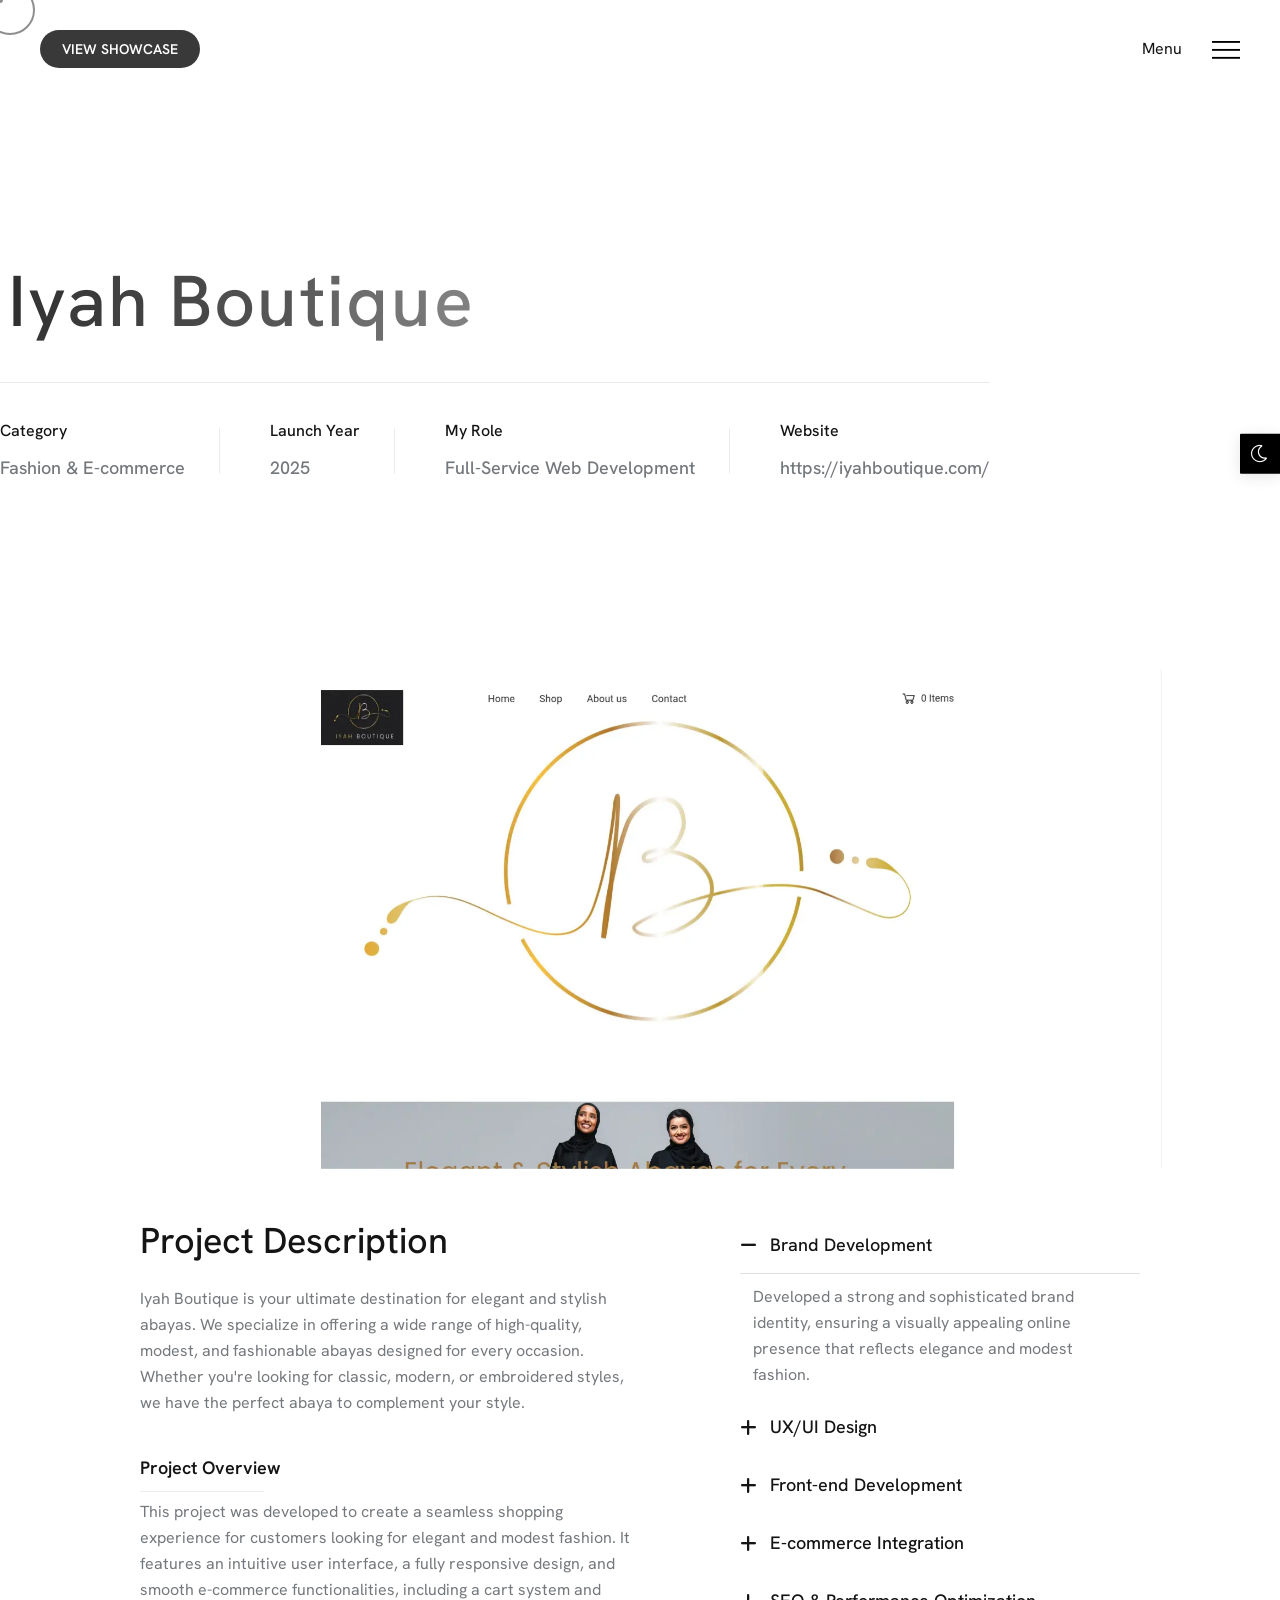
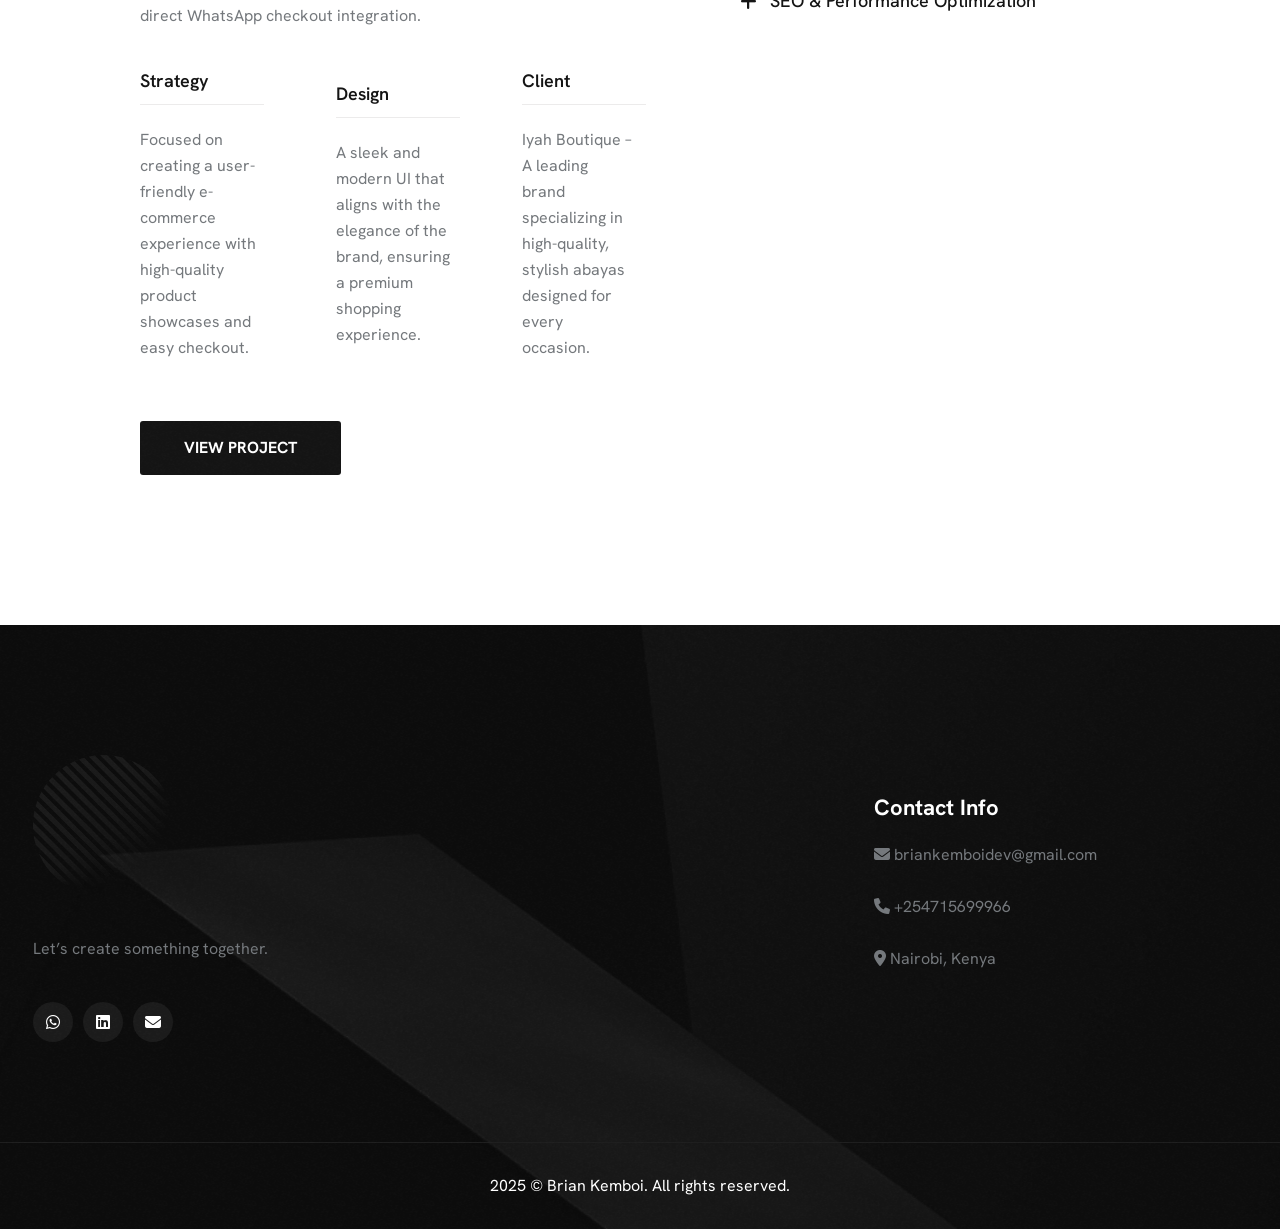
<file: iyah.html>
<!DOCTYPE html>
<html lang="en" data-theme="light">

<head>
    <meta charset="UTF-8">
    <meta name="viewport" content="width=device-width, initial-scale=1.0">
    <meta name="description" content="Showcasing my portfolio of web development projects, including e-commerce, corporate websites, and digital solutions. Explore my work and expertise in creating modern, functional websites.">
    <link rel="shortcut icon" type="image/x-icon" href="assets/images/logo/flippa.webp">
    <title>Portfolio Details</title>
    <link rel="stylesheet" href="assets/css/plugins/fontawesome-6.css">
    <link rel="stylesheet" href="assets/css/plugins/swiper.min.css">
    <link rel="stylesheet" href="assets/css/vendor/metismenu.css">
    <link rel="stylesheet" href="assets/css/plugins/animate.min.css">
    <link rel="stylesheet" href="assets/css/vendor/bootstrap.min.css">
    <link rel="stylesheet" href="assets/css/style.css">
</head>


<body class="inner-page project-details">

    <!-- Scripts style two -->
    <!-- header area two start -->
    <div class="header-three">
        <div class="header-three-wrapper">
            <div class="row">
                <div class="col-lg-12">
                    <div class="inner">
                        <a href="index.html" class="rts-btn btn-primary-1">VIEW SHOWCASE</a>

                        <div class="header-right">
                            <div class="menu-btn">
                                <span>Menu</span>
                            </div>
                            <div class="menu-btn">

                                <div class="rts-offcanvas-wrapper">
                                    <div class="container-menu">
                                        <div class="action-menu">
                                            <div class="close-event"></div>
                                            <div class="open-event">
                                                <!-- <div class="text">
                        <span>Menu</span>
                        <span>Close</span>
                    </div> -->
                                                <div class="burger">
                                                    <svg viewBox="0 0 15 15" fill="none"
                                                        xmlns="http://www.w3.org/2000/svg" class="icon-close"
                                                        data-v-649bbaab="">
                                                        <line x1="13.788" y1="1.28816" x2="1.06011" y2="14.0161"
                                                            stroke="currentColor" stroke-width="1.2"></line>
                                                        <line x1="1.06049" y1="1.43963" x2="13.7884" y2="14.1675"
                                                            stroke="currentColor" stroke-width="1.2"></line>
                                                    </svg>
                                                    <svg viewBox="0 0 18 12" fill="none"
                                                        xmlns="http://www.w3.org/2000/svg" class="icon-burger"
                                                        data-v-649bbaab="">
                                                        <line x1="18" y1="0.6" y2="0.6" stroke="currentColor"
                                                            stroke-width="1.2" data-v-649bbaab=""></line>
                                                        <line x1="18" y1="5.7167" y2="5.7167" stroke="currentColor"
                                                            stroke-width="1.2" data-v-649bbaab=""></line>
                                                        <line x1="18" y1="10.8334" y2="10.8334" stroke="currentColor"
                                                            stroke-width="1.2" data-v-649bbaab=""></line>
                                                    </svg>
                                                </div>
                                            </div>
                                        </div>
                                    </div>
                                    <div class="rts-fs-menu">
                                        <div class="rts-fs-container row">

                                            <div class="rts-fs--nav col-12 col-md-6">
                                                <ul id="primary-menu" class="navbar-nav-button">


                                                    <li class="menu-item"><a href="index.html">Portfolio</a></li>
                                                    <li class="menu-item"><a href="contact.html">Contact</a></li>
                                                </ul>
                                            </div>

                                            <div class="rts-fs--contacts col-12 col-md-6">
                                                <div class="contact-inner">
                                                    <!-- <div class="contact-information">
                                                        <h2 class="heading-title">Our Office</h2>
                                                        <div class="address">
                                                            <ul>
                                                                <li>
                                                                    <p>98 Post St, Maxuel Street, Frankfurt</p>
                                                                </li>
                                                                <li>
                                                                    <p>575 Market St, Maxuel Street, Frankfurt</p>
                                                                </li>
                                                            </ul>
                                                        </div>
                                                    </div> -->
                                                    <div class="contact-information">
                                                        <h2 class="heading-title">Get In Touch</h2>
                                                        <div class="contact">
                                                            <ul>
                                                                <li><a href="#" class="number">
                                                                        <i class="fas fa-envelope"></i>
                                                                        briankemboidev@gmail.com
                                                                    </a></li>
                                                                <li><a href="#" class="number">
                                                                        <i class="fas fa-phone"></i> +254715699966
                                                                    </a></li>
                                                                <li><a href="#" class="map">
                                                                        <i class="fas fa-map-marker-alt"></i> Nairobi,
                                                                        Kenya
                                                                    </a></li>
                                                            </ul>
                                                        </div>
                                                        <div class="rts-social-area-one">
                                                            <ul>
                                                                <li>
                                                                    <a href="https://wa.me/254715699966?text=Hello,%20I%20am%20interested%20in%20your%20web%20development%20services." target="_blank">
                                                                      <i class="fa-brands fa-whatsapp"></i>
                                                                    </a>
                                                                  </li>
                                                                  <li><a href="https://www.linkedin.com/in/brian-kemboi-b65444140?utm_source=share&utm_campaign=share_via&utm_content=profile&utm_medium=ios_app"><i class="fa-brands fa-linkedin"></i></a></li>
                                                                  <!-- <li><a href="#"><i class="fa-brands fa-skype"></i></a></li> -->
                                                                  <li>
                                                                    <a href="mailto:briankemboidev@gmail.com">
                                                                      <i class="fa-solid fa-envelope"></i>
                                                                    </a>
                                                                  </li>
                                                            </ul>
                                                        </div>
                                                    </div>
                                                </div>
                                            </div>

                                        </div>
                                    </div>
                                </div>
                            </div>
                        </div>
                    </div>
                </div>
            </div>
        </div>
    </div>
    <!-- header area two end -->

    <!-- Scripts style two End -->


   

<!-- Portfolio Details Area Start -->
<!-- Portfolio Title Area and Large Image Area -->
<div class="portfolio-large-img-and-top-title">
    <div class="container">
        <div class="row">
            <div class="col-lg-12 ptb--140 ptb_md--80 ptb_sm--60">
                <div class="title-areas-wrapper-pd pt--120 pt_md--60 pt_sm--50">
                    <div class="left-area">
                        <h1 class="title rts_hero__title">Iyah Boutique</h1>
                        <div class="bottom-area">
                            <!-- Single Category -->
                            <div class="single-categoiry">
                                <p class="light">Category</p>
                                <span>Fashion & E-commerce</span>
                            </div>
                            <!-- Single Category End -->
                            <!-- Single Category -->
                            <div class="single-categoiry">
                                <p class="light">Launch Year</p>
                                <span>2025</span>
                            </div>
                            <!-- Single Category End -->
                            <!-- Single Category -->
                            <div class="single-categoiry">
                                <p class="light">My Role</p>
                                <span>Full-Service Web Development</span>
                            </div>
                            <!-- Single Category End -->
                            <!-- Single Category -->
                            <div class="single-categoiry">
                                <p class="light">Website</p>
                                <span>https://iyahboutique.com/</span>
                            </div>
                            <!-- Single Category End -->
                        </div>
                    </div>
                </div>
            </div>
        </div>
    </div>
    <div class="container-140 pb--120">
        <div class="large-img grow">
            <img src="assets/images/projectspics/iyah.webp" alt="Iyah Boutique Website">
        </div>
    </div>
</div>
<!-- Portfolio Title Area and Large Image Area End -->

<!-- Portfolio Details Area Start -->
<div class="rts-portfolio-details-img-bottom rts-section-gapBottom">
    <div class="container-140">
        <div class="row plr--120 plr_md--50 plr_sm--5">
            <div class="col-lg-6">
                <div class="left-pd-image-bt-content">
                    <h3 class="title">Project Description</h3>
                    <p class="disc">
                        Iyah Boutique is your ultimate destination for elegant and stylish abayas. We specialize in offering a wide range of high-quality, modest, and fashionable abayas designed for every occasion. Whether you're looking for classic, modern, or embroidered styles, we have the perfect abaya to complement your style.
                    </p>
                    <div class="bottom-content">
                        <h6 class="title">Project Overview</h6>
                        <p class="dsic">
                            This project was developed to create a seamless shopping experience for customers looking for elegant and modest fashion. It features an intuitive user interface, a fully responsive design, and smooth e-commerce functionalities, including a cart system and direct WhatsApp checkout integration.
                        </p>
                        <div class="stratagy-wrapper">
                            <div class="single-staratagy">
                                <h6 class="title">Strategy</h6>
                                <p>
                                    Focused on creating a user-friendly e-commerce experience with high-quality product showcases and easy checkout.
                                </p>
                            </div>
                            <div class="single-staratagy">
                                <h6 class="title">Design</h6>
                                <p>
                                    A sleek and modern UI that aligns with the elegance of the brand, ensuring a premium shopping experience.
                                </p>
                            </div>
                            <div class="single-staratagy">
                                <h6 class="title">Client</h6>
                                <p>
                                    Iyah Boutique – A leading brand specializing in high-quality, stylish abayas designed for every occasion.
                                </p>
                            </div>
                        </div>
                        <a href="https://iyahboutique.com/" class="rts-btn btn-white mt--60">View Project</a>
                    </div>
                </div>
            </div>
            <div class="col-lg-6 pl--100 pl_md--15 pl_sm--15 pt_md--50 pt_sm--50">
                <div class="accordion-style-pd-1">
                    <div class="accordion" id="accordionExample">
                        <div class="accordion-item">
                            <h2 class="accordion-header" id="headingOne">
                                <button class="accordion-button" type="button" data-bs-toggle="collapse" data-bs-target="#collapseOne" aria-expanded="true" aria-controls="collapseOne">
                                    Brand Development
                                </button>
                            </h2>
                            <div id="collapseOne" class="accordion-collapse collapse show" aria-labelledby="headingOne" data-bs-parent="#accordionExample">
                                <div class="accordion-body">
                                    Developed a strong and sophisticated brand identity, ensuring a visually appealing online presence that reflects elegance and modest fashion.
                                </div>
                            </div>
                        </div>
                        <div class="accordion-item">
                            <h2 class="accordion-header" id="headingTwo">
                                <button class="accordion-button collapsed" type="button" data-bs-toggle="collapse" data-bs-target="#collapseTwo" aria-expanded="false" aria-controls="collapseTwo">
                                    UX/UI Design
                                </button>
                            </h2>
                            <div id="collapseTwo" class="accordion-collapse collapse" aria-labelledby="headingTwo" data-bs-parent="#accordionExample">
                                <div class="accordion-body">
                                    Designed an elegant and modern shopping experience, ensuring easy navigation, product filtering, and a seamless cart-to-checkout process.
                                </div>
                            </div>
                        </div>
                        <div class="accordion-item">
                            <h2 class="accordion-header" id="headingThree">
                                <button class="accordion-button collapsed" type="button" data-bs-toggle="collapse" data-bs-target="#collapseThree" aria-expanded="false" aria-controls="collapseThree">
                                    Front-end Development
                                </button>
                            </h2>
                            <div id="collapseThree" class="accordion-collapse collapse" aria-labelledby="headingThree" data-bs-parent="#accordionExample">
                                <div class="accordion-body">
                                    Implemented a fully responsive front-end  to ensure an optimized browsing and shopping experience.
                                </div>
                            </div>
                        </div>
                        <div class="accordion-item">
                            <h2 class="accordion-header" id="headingFour">
                                <button class="accordion-button collapsed" type="button" data-bs-toggle="collapse" data-bs-target="#collapseFour" aria-expanded="false" aria-controls="collapseFour">
                                    E-commerce Integration
                                </button>
                            </h2>
                            <div id="collapseFour" class="accordion-collapse collapse" aria-labelledby="headingFour" data-bs-parent="#accordionExample">
                                <div class="accordion-body">
                                    Developed a functional e-commerce system with product filtering, a shopping cart, and WhatsApp checkout for a simplified purchasing process.
                                </div>
                            </div>
                        </div>
                        <div class="accordion-item">
                            <h2 class="accordion-header" id="headingFive">
                                <button class="accordion-button collapsed" type="button" data-bs-toggle="collapse" data-bs-target="#collapseFive" aria-expanded="false" aria-controls="collapseFive">
                                    SEO & Performance Optimization
                                </button>
                            </h2>
                            <div id="collapseFive" class="accordion-collapse collapse" aria-labelledby="headingFive" data-bs-parent="#accordionExample">
                                <div class="accordion-body">
                                    Optimized the website for search engines and improved loading speed to enhance user engagement and visibility.
                                </div>
                            </div>
                        </div>                        
                    </div>
                </div>
            </div>
        </div>
    </div>
</div>
<!-- Portfolio Details Area End -->


    
   <!-- rts footer two area start -->
   <div class="rts-footer-two-area bg-footer-2 bg_image">
    <div class="container-n">
        <div class="row">
            <div class="col-lg-12 pt--130 pt_sm--60 pb--100 pb_sm--50">
                <div class="footer-two-wrapper-content">
                    <!-- footer left start -->
                    <div class="footer-left-two">
                        <a href="index.html" class="logo">
                            <img src="assets/images/banner/06.png" alt="logo">
                        </a>
                        <p class="disc">
                            Let’s create something together.
                        </p>
                        <div class="rts-social-area-one">
                            <ul>
                                <li>
                                    <a href="https://wa.me/254715699966?text=Hello,%20I%20am%20interested%20in%20your%20web%20development%20services." target="_blank">
                                      <i class="fa-brands fa-whatsapp"></i>
                                    </a>
                                  </li>
                                  <li><a href="https://www.linkedin.com/in/brian-kemboi-b65444140?utm_source=share&utm_campaign=share_via&utm_content=profile&utm_medium=ios_app"><i class="fa-brands fa-linkedin"></i></a></li>
                                  <!-- <li><a href="#"><i class="fa-brands fa-skype"></i></a></li> -->
                                  <li>
                                    <a href="mailto:briankemboidev@gmail.com">
                                      <i class="fa-solid fa-envelope"></i>
                                    </a>
                                </li>
                            </ul>
                        </div>
                    </div>
                    <!-- footer left end -->

                    <!-- footer right area start -->
                    <div class="footer-right-two">
                        <!-- contact info -->
                        <div class="contact-information">
                            <h5 class="title">Contact Info</h5>

                            <a href="#" class="number">
                                <i class="fas fa-envelope"></i> briankemboidev@gmail.com
                            </a> <br>
                            <a href="#" class="number">
                                <i class="fas fa-phone"></i> +254715699966
                            </a> <br>
                            <a href="#" class="map">
                                <i class="fas fa-map-marker-alt"></i> Nairobi, Kenya
                            </a>
                        </div>
                        <!-- contact info end -->
                        <!-- contact info -->
                        <div class="contact-information input">
                            <!-- <p class="map">Subscribe our newsletter for future updates. don’t <br> worry we don’t
                                spam your email address</p>
                            <form action="#" class="form-footer-2">
                                <label for="email-1"><i class="fa-regular fa-envelope"></i></label>
                                <input id="email-1" type="email" placeholder="Enter your email..." required>
                                <button type="submit">Subscribe</button>
                            </form> -->
                        </div>
                        <!-- contact info end -->
                    </div>
                    <!-- footer right area end -->
                </div>
            </div>
            <div class="col-lg-12">
                <!-- copyright-area-start -->
                <div class="copy-right-area-start-two">
                    <p class="left">2025 © Brian Kemboi. All rights reserved.</p>

                </div>
                <!-- copyright-area-end -->
            </div>
        </div>
    </div>
</div>
<!-- rts footer two area end -->


<!-- Scripts style two -->
<div class="loading-screen" id="loading-screen">
    <span class="bar top-bar"></span>
    <span class="bar down-bar"></span>
    <span class="progress-line"></span>
    <span class="loading-counter"> </span>
</div>


<div class="bg-noise"></div>


<!-- back to top start -->
<div class="progress-wrap">
    <svg class="progress-circle svg-content" width="100%" height="100%" viewBox="-1 -1 102 102">
        <path d="M50,1 a49,49 0 0,1 0,98 a49,49 0 0,1 0,-98"></path>
    </svg>
</div>
<!-- back to top end -->



<!-- pre loader start -->
<div class="rts-cursor cursor-outer" data-default="yes" data-link="yes" data-slider="no">
    <span class="fn-cursor"></span>
</div>
<div class="rts-cursor cursor-inner" data-default="yes" data-link="yes" data-slider="no">
    <span class="fn-cursor">
        <span class="fn-left"></span>
        <span class="fn-right"></span>
    </span>
</div>
<!-- pre loader end -->



<!-- dark light switcher start-->
<div class="modal-sidebar-scroll rts-dark-light">
    <ul>
        <li class="go-dark-w"><span>Dark</span><i class="rts-go-dark fal fa-moon"></i></li>
        <li class="go-light-w"><span>Light</span><i class="rts-go-light fa-light fa-brightness"></i></li>
    </ul>
</div>
<!-- dark light switcher end -->



    <script defer src="assets/js/vendor/jquery.min.js"></script>
    <script defer src="assets/js/plugins/bootstrap.min.js"></script>
    <script defer src="assets/js/plugins/contact.form.js"></script>
    <script defer src="assets/js/vendor/waypoint.js"></script>
    <script defer src="assets/js/plugins/swiper.js"></script>


    <!-- for side bar sticky -->
    <script defer src="assets/js/plugins/resizer-sensor.js"></script>
    <script defer src="assets/js/plugins/sticky-sidebar.js"></script>
    <!-- for side bar sticky end-->

    <script defer src="assets/js/plugins/isotop.js"></script>
    <script defer src="assets/js/plugins/imagesloaded.pkgd.min.js"></script>

    <script defer src="assets/js/plugins/smoothscroll-varticle.js"></script>
    <script defer src="assets/js/vendor/gsap.js"></script>
    <script defer src="assets/js/plugins/scrolltiger.js"></script>
    <script defer src="assets/js/plugins/scrolltoplugin.js"></script>
    <script defer src="assets/js/plugins/splittext.js"></script>
    <script defer src="assets/js/plugins/smoothscroll.js"></script>

    <!-- title opacity scroll magix -->
    <script defer src="assets/js/plugins/scrollmagic.js"></script>
    <script defer src="assets/js/plugins/animate-scrollmagic.js"></script>
    <!-- title opacity scroll magic end -->



    <script defer src="assets/js/plugins/tilt.js"></script>
    <script defer src="assets/js/plugins/counterup.js"></script>

    <script defer src="assets/js/vendor/waw.js"></script>
    <!-- custom javascripts -->
    <script defer src="assets/js/main.js"></script>
    <!-- Scripts style two End -->
</body>

</html>
</file>
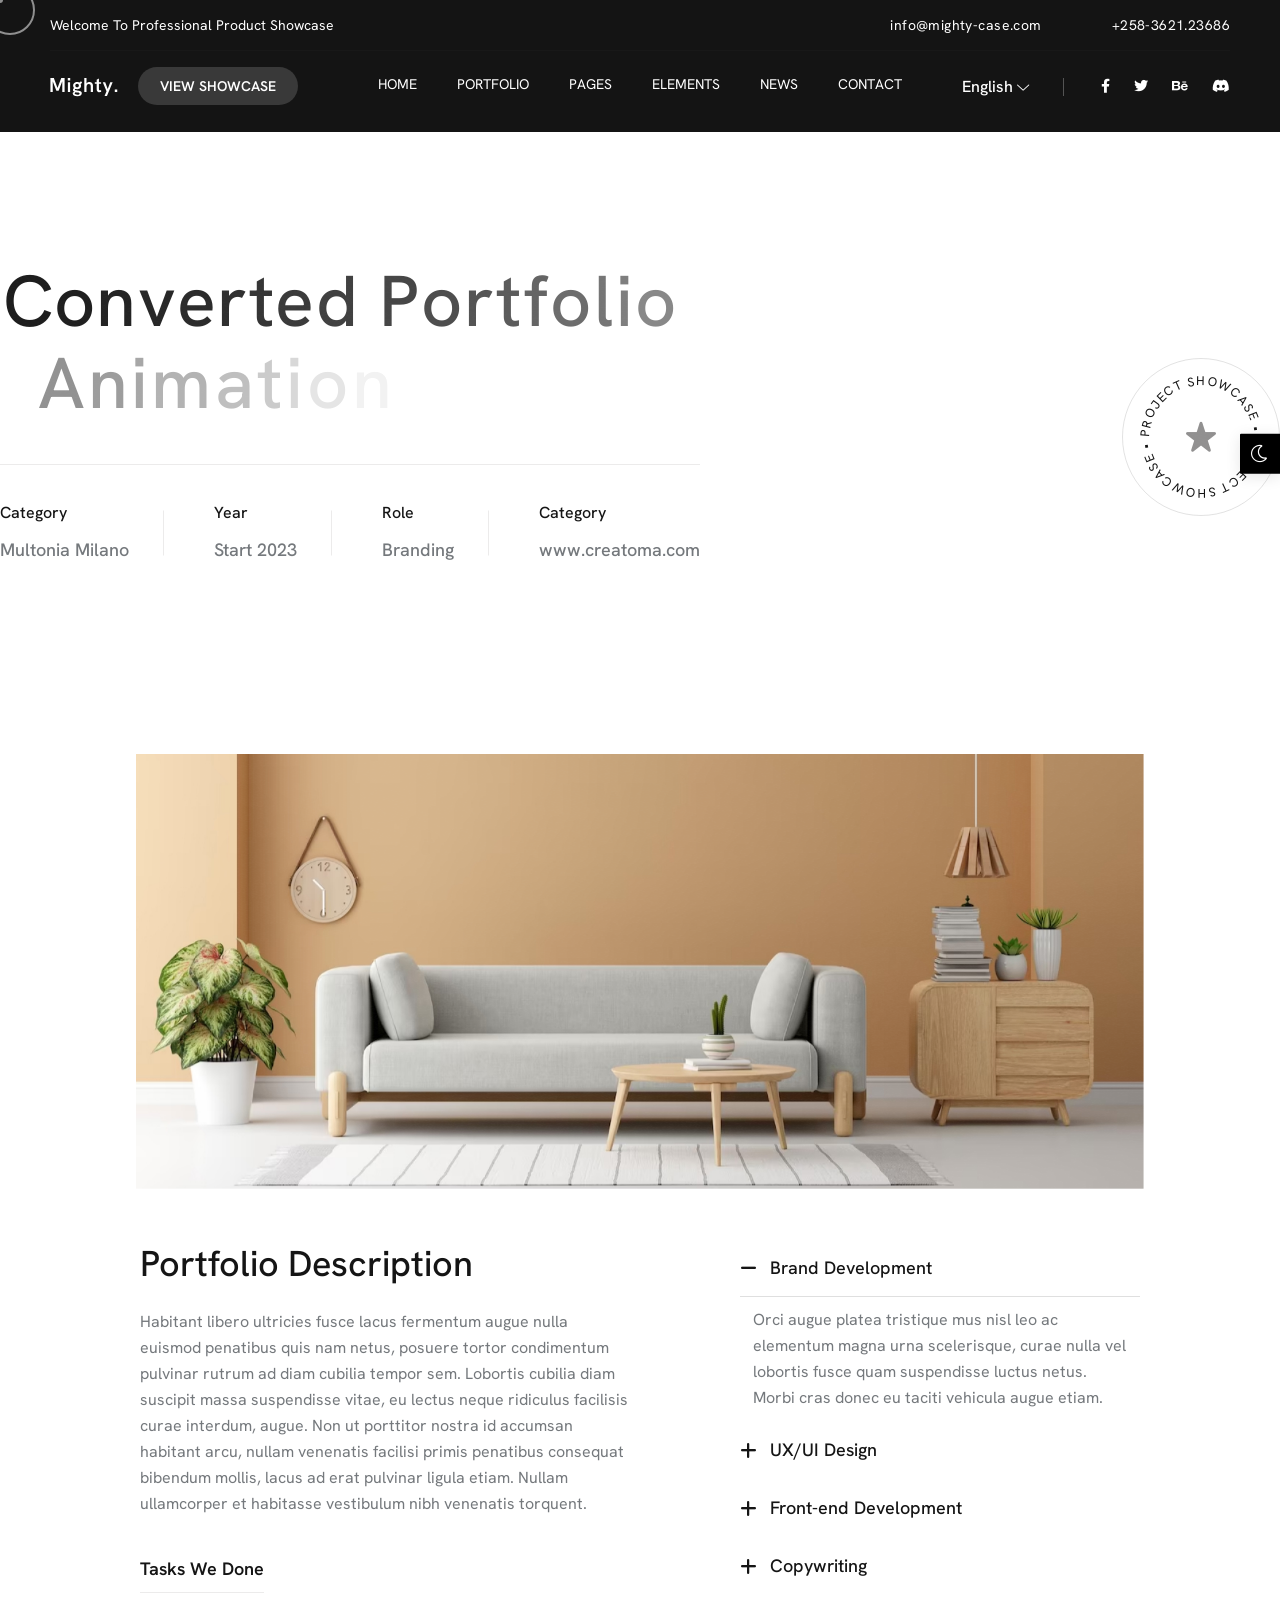
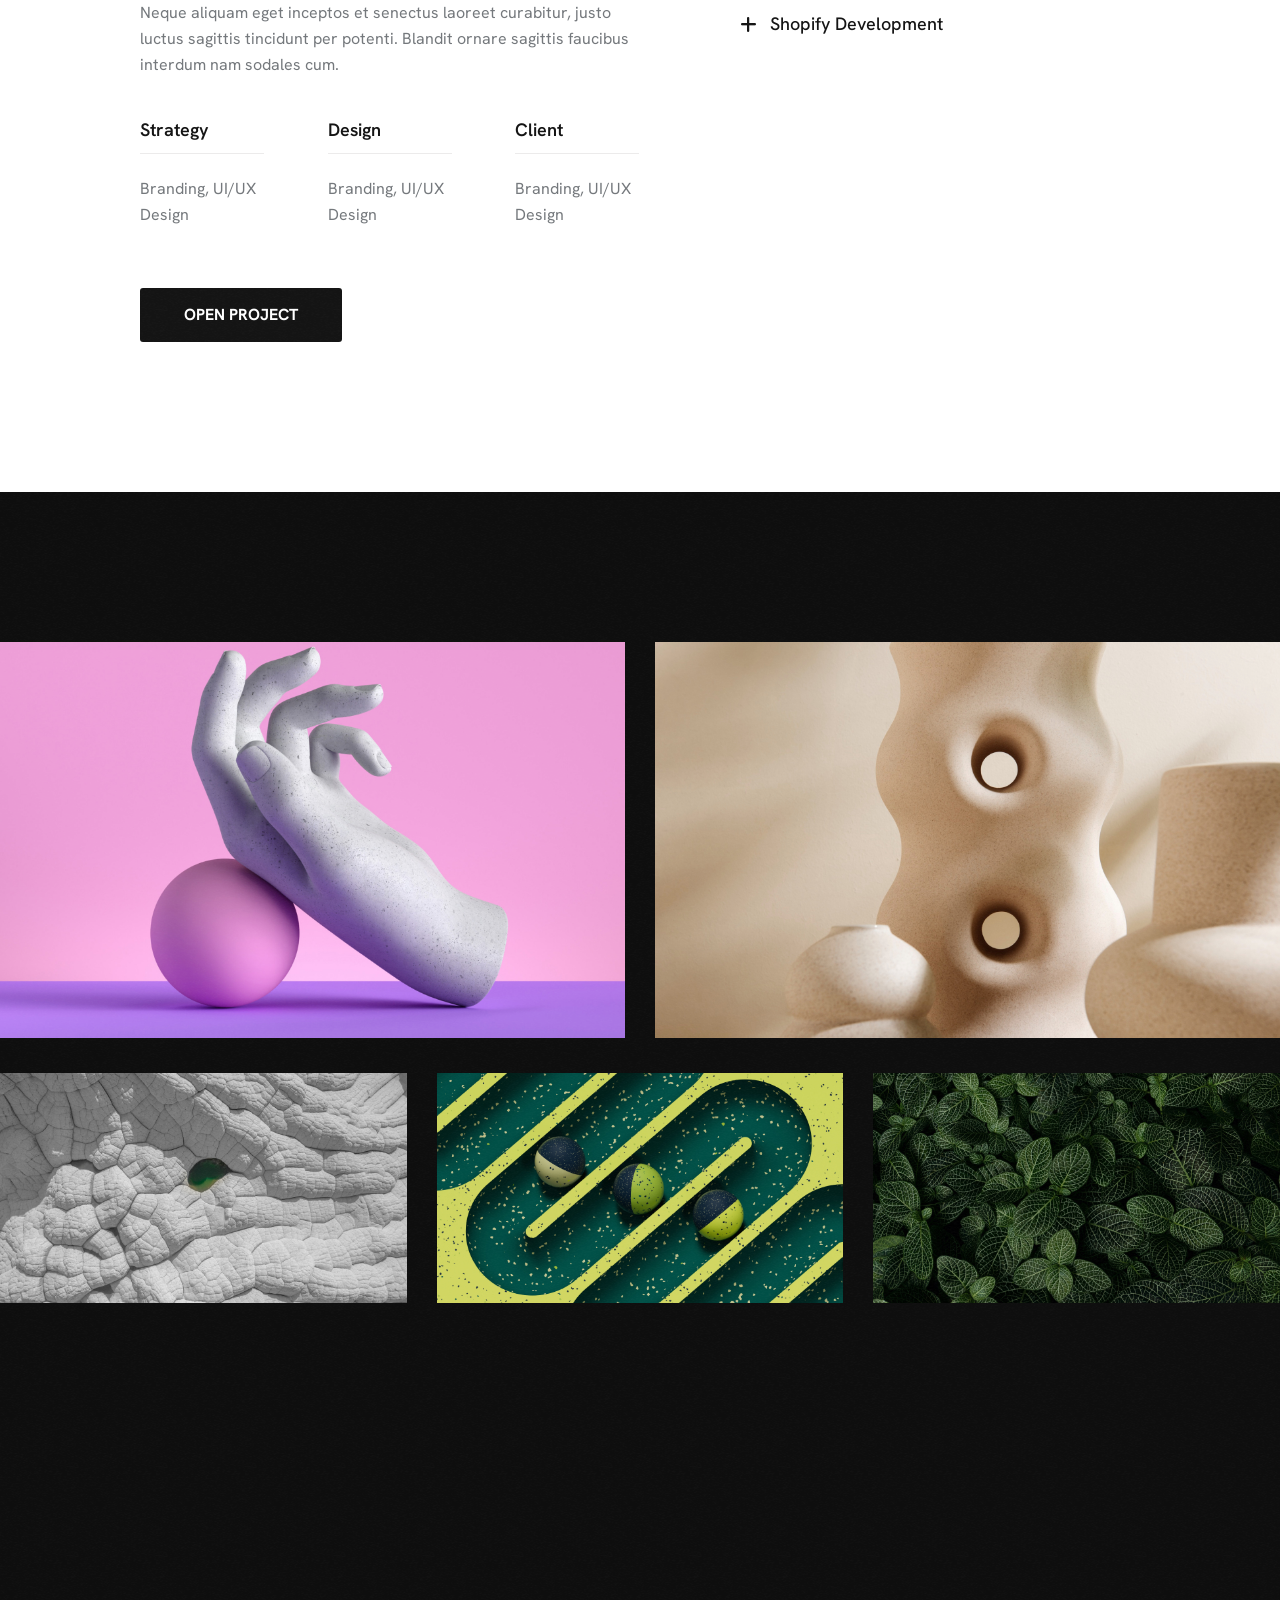
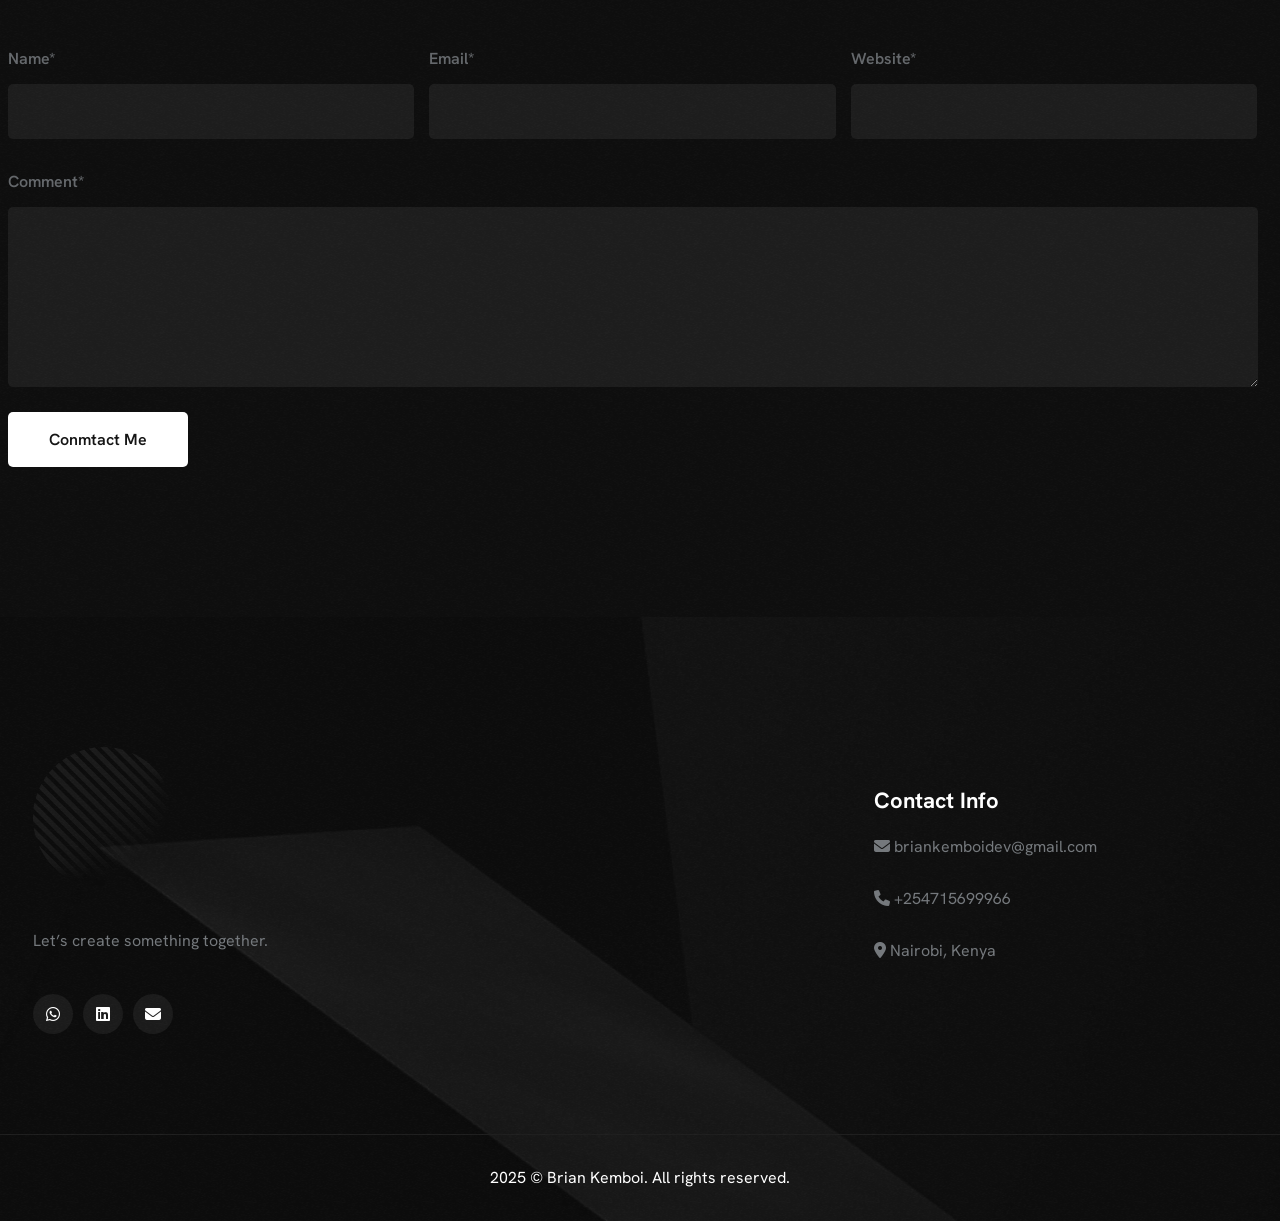
<file: portfolio-details.html>
<!DOCTYPE html>
<html lang="en" data-theme="light">

<head>
    <meta charset="UTF-8">
    <meta name="viewport" content="width=device-width, initial-scale=1.0">
    <meta name="description" content="Showcasing my portfolio of web development projects, including e-commerce, corporate websites, and digital solutions. Explore my work and expertise in creating modern, functional websites.">
    <link rel="shortcut icon" type="image/x-icon" href="assets/images/logo/flippa.webp">
    <title>Portfolio Details</title>
    <link rel="stylesheet" href="assets/css/plugins/fontawesome-6.css">
    <link rel="stylesheet" href="assets/css/plugins/swiper.min.css">
    <link rel="stylesheet" href="assets/css/vendor/metismenu.css">
    <link rel="stylesheet" href="assets/css/plugins/animate.min.css">
    <link rel="stylesheet" href="assets/css/vendor/bootstrap.min.css">
    <link rel="stylesheet" href="assets/css/style.css">
</head>


<body class="inner-page project-details">

    <!-- Scripts style two -->
    <!-- header area two start -->
    <div class="rts-header-area-two header--sticky">
        <div class="container-150">
            <div class="row">
                <div class="col-lg-12">
                    <div class="header-top-two">
                        <div class="left">
                            <p>Welcome To Professional Product Showcase</p>
                        </div>
                        <div class="right">
                            <div class="male">
                                <a href="mailto:webmaster@example.com">info@mighty-case.com</a>
                            </div>
                            <div class="number">
                                <a href="tel:+4733378901">+258-3621.23686</a>
                            </div>
                        </div>
                    </div>
                </div>
            </div>
            <div class="row">
                <div class="col-lg-12">
                    <div class="main-header-two">
                        <div class="header-left-area">
                            <div class="logo-area">
                                <a href="index.html" class="loog">
                                    <img src="assets/images/logo/03.svg" alt="Brand__logo">
                                </a>
                            </div>
                            <a href="portfolio-grid.html" class="rts-btn btn-radious btn-dark">View Showcase</a>
                        </div>
                        <div class="header-nav-area">
                            <nav class="nav-area drop-down-rts">
                                <ul class="navbar-nav-1">
                                    <li class="menu-item main-nav-on menu-item-has-children">
                                        <a href="javascript:void(0);"><span class="rolling-text">Home</span></a>

                                        <ul class="mega-menu-01 sub-menu home-demos" style="display: block;">
                                            <li class="single-mega">
                                                <a class="tag" href="#">Home Pages</a>
                                                <ul class="main-wrapper" style="display: block;">
                                                    <li class="menu-item menu-item-home"><a class="menu-link" href="index.html">Digital Agency</a>
                                                    </li>

                                                    <li class="menu-item"><a class="menu-link" href="index-six.html">Business Agency</a></li>
                                                    <li class="menu-item"><a class="menu-link" href="index-two.html">Creative Agency</a></li>
                                                    <li class="menu-item"><a class="menu-link" href="index-three.html">Personal Portfolio</a></li>
                                                    <li class="menu-item"><a class="menu-link" href="index-four.html">Design Agency</a></li>
                                                    <li class="menu-item"><a class="menu-link" href="index-five.html">Creative Portfolio</a></li>
                                                </ul>
                                            </li>
                                            <li class="single-mega">
                                                <a class="tag" href="#">showcases</a>
                                                <ul class="main-wrapper" style="display: block;">
                                                    <li class="menu-item menu-item-home"><a class="menu-link" href="showcase-horizontal.html">Horizonal Slider</a></li>
                                                    <li class="menu-item menu-item-home"><a class="menu-link" href="showcase-carousel.html">Showcase
                                                            Carousel</a></li>
                                                    <li class="menu-item menu-item-home"><a class="menu-link" href="showcase-carousel-center-active.html">Showcase Active</a></li>
                                                    <li class="menu-item menu-item-home"><a class="menu-link" href="showcase-vertical-slider.html">Vertical Slider</a></li>
                                                    <li class="menu-item menu-item-home"><a class="menu-link" href="showcase-vertical-scroll.html">Vertical Scroll</a></li>
                                                    <li class="menu-item menu-item-home"><a class="menu-link" href="showcase-parallax-slider.html">Parallax Slider</a></li>
                                                </ul>
                                            </li>
                                            <li class="single-mega">
                                                <a class="tag" href="#">showcases</a>
                                                <ul class="main-wrapper" style="display: block;">
                                                    <li class="menu-item menu-item-home"><a class="menu-link" href="showcase-grid-slider.html">Showcase Grid Slider </a></li>
                                                    <li class="menu-item menu-item-home"><a class="menu-link" href="showcase-vertical-split.html">Vertical Split</a></li>
                                                    <li class="menu-item menu-item-home"><a class="menu-link" href="showcase-interactive-links.html">Interactive Links</a></li>
                                                    <li class="menu-item menu-item-home"><a class="menu-link" href="showcase-interactive-list.html">Interactive Lists</a></li>
                                                    <li class="menu-item menu-item-home"><a class="menu-link" href="showcase-interactive-reveal.html">Interactive reveal</a></li>
                                                    <li class="menu-item"><a class="menu-link" href="javascript:void(0);">Coming Soon</a></li>
                                                </ul>
                                            </li>

                                        </ul>

                                        <ul class="" style="display: block;">

                                        </ul>

                                    </li>
                                    <li class="menu-item main-nav-on menu-item-has-children">
                                        <a href="#"><span class="rolling-text">Portfolio</span></a>
                                        <ul class="sub-menu" style="display: block;">
                                            <li class="menu-item menu-item-home has-children-sub"><a class="menu-link" href="javascript:void(0);">Portfolio Grid</a>
                                                <ul class="sub-menu third-lvl base">
                                                    <li class="menu-item menu-item-home"><a class="nav-link" href="portfolio-grid.html"> Grid 2
                                                            Column</a></li>
                                                    <li class="menu-item menu-item-home"><a class="nav-link" href="portfolio-grid-3column.html">Grid
                                                            3 Column</a></li>
                                                    <li class="menu-item menu-item-home"><a class="nav-link" href="portfolio-full-width.html">Grid
                                                            Full Width</a></li>

                                                </ul>
                                            </li>
                                            <li class="menu-item menu-item-home has-children-sub"><a class="menu-link" href="javascript:void(0);">Portfolio List</a>
                                                <ul class="sub-menu third-lvl base">
                                                    <li class="menu-item menu-item-home"><a href="portfolio-two.html">Portfolio List</a></li>
                                                    <li class="menu-item menu-item-home"><a href="showcase-interactive-list.html">Interactive
                                                            Lists</a></li>
                                                </ul>

                                            </li>
                                            <li class="menu-item menu-item-home"><a class="menu-link" href="portfolio-one.html">Portfolio
                                                    Masonry</a></li>
                                            <li class="menu-item menu-item-home"><a class="menu-link" href="portfolio-filter.html">Portfolio
                                                    Filter</a></li>
                                            <li class="menu-item menu-item-home has-children-sub"><a class="menu-link" href="javascript:void(0);">Portfolio Details</a>
                                                <ul class="sub-menu third-lvl base">
                                                    <li class="menu-item menu-item-home"><a class="nav-link" href="portfolio-details.html">Portfolio
                                                            Details</a></li>
                                                    <li class="menu-item menu-item-home"><a class="nav-link" href="portfolio-details-two.html">Portfolio Details Two</a></li>
                                                    <li class="menu-item menu-item-home"><a class="nav-link" href="portfolio-details-three.html">Portfolio Details Three</a></li>
                                                    <li class="menu-item menu-item-home"><a class="nav-link" href="portfolio-details-four.html">Portfolio Details Four</a></li>
                                                    <li class="menu-item menu-item-home"><a class="nav-link" href="portfolio-details-slider.html">Portfolio Details Slider</a></li>
                                                </ul>
                                            </li>
                                        </ul>
                                    </li>
                                    <li class="menu-item main-nav-on menu-item-has-children">
                                        <a href="javascript:void(0);"><span class="rolling-text">Pages</span></a>
                                        <ul class="sub-menu" style="display: block;">
                                            <li class="menu-item menu-item-home"><a class="menu-link" href="about.html">About Us</a></li>
                                            <li class="menu-item menu-item-home"><a class="menu-link" href="service-1.html">Services V.1</a></li>
                                            <li class="menu-item menu-item-home"><a class="menu-link" href="service-2.html">Services V.2</a></li>
                                            <li class="menu-item menu-item-home"><a class="menu-link" href="service-3.html">Services V.3</a></li>
                                            <li class="menu-item menu-item-home"><a class="menu-link" href="service-details.html">Services
                                                    Details</a></li>
                                            <li class="menu-item menu-item-home"><a class="menu-link" href="coming-soon.html">Coming Soon</a></li>
                                            <li class="menu-item menu-item-home"><a class="menu-link" href="error.html">404 Page</a></li>
                                        </ul>
                                    </li>
                                    <li class="menu-item main-nav-on menu-item-has-children">
                                        <a href="javascript:void(0);"><span class="rolling-text">Elements</span></a>
                                        <ul class="mega-menu-01 sub-menu elements" style="display: block;">
                                            <li class="single-mega">
                                                <a class="tag" href="#">Widgets</a>
                                                <ul class="main-wrapper" style="display: block;">
                                                    <li class="menu-item menu-item-home"><a class="menu-link" href="accordion.html">Accordion</a>
                                                    </li>
                                                    <li class="menu-item"><a class="menu-link" href="banner.html">Our Banner</a></li>
                                                    <li class="menu-item"><a class="menu-link" href="blog-elements.html">Our Blogs</a></li>
                                                    <li class="menu-item"><a class="menu-link" href="buttons.html">Buttons</a></li>
                                                    <li class="menu-item"><a class="menu-link" href="cta.html">Call To Action</a></li>
                                                </ul>
                                            </li>
                                            <li class="single-mega">
                                                <a class="tag" href="#">Widgets</a>
                                                <ul class="main-wrapper" style="display: block;">
                                                    <li class="menu-item"><a class="menu-link" href="carousel.html">Carousel</a></li>
                                                    <li class="menu-item menu-item-home"><a class="menu-link" href="circle-progress.html">Circle
                                                            Progress</a></li>
                                                    <li class="menu-item menu-item-home"><a class="menu-link" href="clients-logo.html">Client
                                                            Logo</a></li>
                                                    <li class="menu-item menu-item-home"><a class="menu-link" href="contact-form.html">Contact
                                                            Form</a></li>
                                                    <li class="menu-item menu-item-home"><a class="menu-link" href="counter.html">Counter Up</a>
                                                    </li>
                                                </ul>
                                            </li>
                                            <li class="single-mega">
                                                <a class="tag" href="#">Widgets</a>
                                                <ul class="main-wrapper" style="display: block;">
                                                    <li class="menu-item menu-item-home"><a class="menu-link" href="heading.html">Typography</a>
                                                    </li>
                                                    <li class="menu-item menu-item-home"><a class="menu-link" href="service-card.html">Service
                                                            Card</a></li>
                                                    <li class="menu-item menu-item-home"><a class="menu-link" href="service-list-revel.html">Service
                                                            List</a></li>
                                                    <li class="menu-item menu-item-home"><a class="menu-link" href="pricing-table.html">Pricing
                                                            Table</a></li>
                                                    <li class="menu-item menu-item-home"><a class="menu-link" href="tab.html">Our Tab Style</a></li>
                                                </ul>
                                            </li>
                                            <li class="single-mega">
                                                <a class="tag" href="#">Widgets</a>
                                                <ul class="main-wrapper" style="display: block;">
                                                    <li class="menu-item menu-item-home"><a class="menu-link" href="filter.html">Our Filter
                                                            Style</a></li>
                                                    <li class="menu-item menu-item-home"><a class="menu-link" href="team-style.html">Our Awesome
                                                            Team</a></li>
                                                    <li class="menu-item menu-item-home"><a class="menu-link" href="testimonials.html">Testimonials</a></li>
                                                    <li class="menu-item menu-item-home"><a class="menu-link" href="about-style.html">About
                                                            Style</a></li>
                                                    <li class="menu-item menu-item-home"><a class="menu-link" href="footer-style.html">Footer
                                                            Styles</a></li>
                                                </ul>
                                            </li>
                                        </ul>
                                    </li>
                                    <li class="menu-item main-nav-on menu-item-has-children">
                                        <a href="javascript:void(0);"><span class="rolling-text">News</span></a>
                                        <ul class="sub-menu" style="display: block;">
                                            <li class="menu-item menu-item-home"><a class="menu-link" href="blog.html">Our Blog</a></li>
                                            <li class="menu-item menu-item-home"><a class="menu-link" href="blog-sidebar.html">Blog Sidebar
                                                    Right</a></li>
                                            <li class="menu-item menu-item-home"><a class="menu-link" href="blog-sidebar-left.html">Blog Sidebar
                                                    Left</a></li>
                                            <li class="menu-item menu-item-home has-children-sub">
                                                <a class="menu-link" href="javascript:void(0);">Blog Details</a>
                                                <ul class="sub-menu third-lvl base">
                                                    <li class="menu-item menu-item-home"><a class="nav-link" href="blog-details.html">Blog
                                                            Details</a></li>
                                                    <li class="menu-item menu-item-home"><a class="nav-link" href="blog-details-two.html">Blog
                                                            Details Two</a></li>
                                                    <li class="menu-item menu-item-home"><a class="nav-link" href="blog-detailsleft-sidebar.html">Blog Details Left</a></li>
                                                    <li class="menu-item menu-item-home"><a class="nav-link" href="blog-detailsright-sidebar.html">Blog Details Right</a></li>
                                                </ul>

                                            </li>
                                        </ul>
                                    </li>
                                    <li class="menu-item main-nav-on">
                                        <a class="menu-link" href="contact.html"><span class="rolling-text">Contact</span></a>
                                    </li>
                                </ul>
                            </nav>
                        </div>
                        <div class="header-right">
                            <div class="language-check">
                                <!-- check -->
                                <div class="input-group">
                                    <button type="button" data-bs-toggle="dropdown" aria-expanded="false">English
                                        <i class="fa-sharp fa-light fa-chevron-down"></i>
                                    </button>
                                    <ul class="dropdown-menu">
                                        <li><a class="dropdown-item" href="#">Chinese</a></li>
                                        <li><a class="dropdown-item" href="#">Spanish</a></li>
                                        <li><a class="dropdown-item" href="#">Arabic</a></li>
                                        <li><a class="dropdown-item" href="#">Portuguese</a></li>
                                    </ul>
                                </div>
                                <!-- check -->
                            </div>
                            <!-- social area start -->
                            <div class="social-transparent-wrapper">
                                <ul>
                                    <li><a href="#"><i class="fa-brands fa-facebook-f"></i></a></li>
                                    <li><a href="#"><i class="fa-brands fa-twitter"></i></a></li>
                                    <li><a href="#"><i class="fa-brands fa-behance"></i></a></li>
                                    <li><a href="#"><i class="fa-brands fa-discord"></i></a></li>
                                </ul>
                            </div>
                            <!-- social area end -->
                            <div class="menu-btn">

                                <div class="rts-offcanvas-wrapper">
                                    <div class="container-menu">
                                        <div class="action-menu">
                                            <div class="close-event"></div>
                                            <div class="open-event">
                                                <!-- <div class="text">
                        <span>Menu</span>
                        <span>Close</span>
                    </div> -->
                                                <div class="burger">
                                                    <svg viewBox="0 0 15 15" fill="none" xmlns="http://www.w3.org/2000/svg" class="icon-close" data-v-649bbaab="">
                                                        <line x1="13.788" y1="1.28816" x2="1.06011" y2="14.0161" stroke="currentColor" stroke-width="1.2"></line>
                                                        <line x1="1.06049" y1="1.43963" x2="13.7884" y2="14.1675" stroke="currentColor" stroke-width="1.2"></line>
                                                    </svg>
                                                    <svg viewBox="0 0 18 12" fill="none" xmlns="http://www.w3.org/2000/svg" class="icon-burger" data-v-649bbaab="">
                                                        <line x1="18" y1="0.6" y2="0.6" stroke="currentColor" stroke-width="1.2" data-v-649bbaab=""></line>
                                                        <line x1="18" y1="5.7167" y2="5.7167" stroke="currentColor" stroke-width="1.2" data-v-649bbaab=""></line>
                                                        <line x1="18" y1="10.8334" y2="10.8334" stroke="currentColor" stroke-width="1.2" data-v-649bbaab=""></line>
                                                    </svg>
                                                </div>
                                            </div>
                                        </div>
                                    </div>
                                    <div class="rts-fs-menu">
                                        <div class="rts-fs-container row">

                                            <div class="rts-fs--nav col-12 col-md-6">
                                                <ul id="primary-menu" class="navbar-nav-button">
                                                    <li id="menu-item-76" class="menu-item menu-item-has-children">
                                                        <a href="#">Home<span><svg height="24" viewBox="0 0 24 24" width="24"
                                    xmlns="http://www.w3.org/2000/svg">
                                    <path class="heroicon-ui"
                                        d="M18.59 13H3a1 1 0 0 1 0-2h15.59l-5.3-5.3a1 1 0 1 1 1.42-1.4l7 7a1 1 0 0 1 0 1.4l-7 7a1 1 0 0 1-1.42-1.4l5.3-5.3z">
                                    </path>
                                </svg></span></a>
                                                        <ul class="sub-menu">
                                                            <li class="menu-item menu-item-home current-menu-item page_item">
                                                                <a href="index.html" aria-current="page">Digital Agency</a>
                                                            </li>
                                                            <li class="menu-item">
                                                                <a href="index-two.html">Creative Agency</a>
                                                            </li>
                                                            <li class="menu-item">
                                                                <a href="index-three.html">Personal Portfolio</a>
                                                            </li>
                                                            <li class="menu-item">
                                                                <a href="index-four.html">Design Agency</a>
                                                            </li>
                                                            <li class="menu-item">
                                                                <a href="index-five.html">Creative Portfolio</a>
                                                            </li>
                                                            <li class="menu-item">
                                                                <a href="index-six.html">Business Agency</a>
                                                            </li>
                                                        </ul>
                                                    </li>
                                                    <li id="menu-item-767" class="menu-item menu-item-has-children">
                                                        <a href="#">Showcase One<span><svg height="24" viewBox="0 0 24 24" width="24"
                                    xmlns="http://www.w3.org/2000/svg">
                                    <path class="heroicon-ui"
                                        d="M18.59 13H3a1 1 0 0 1 0-2h15.59l-5.3-5.3a1 1 0 1 1 1.42-1.4l7 7a1 1 0 0 1 0 1.4l-7 7a1 1 0 0 1-1.42-1.4l5.3-5.3z">
                                    </path>
                                </svg></span></a>
                                                        <ul class="sub-menu">
                                                            <li class="menu-item menu-item-home current-menu-item page_item">
                                                                <a href="showcase-horizontal.html" aria-current="page">Horizontal Slider</a>
                                                            </li>
                                                            <li class="menu-item">
                                                                <a href="showcase-vertical-slider.html">Vertical Slider</a>
                                                            </li>
                                                            <li class="menu-item">
                                                                <a href="showcase-carousel.html">Showcase Carousel</a>
                                                            </li>
                                                            <li class="menu-item">
                                                                <a href="showcase-vertical-scroll.html">Vertical Scroll</a>
                                                            </li>
                                                            <li class="menu-item">
                                                                <a href="showcase-parallax-slider.html">Parallax Slider</a>
                                                            </li>
                                                        </ul>
                                                    </li>
                                                    <li id="menu-item-768" class="menu-item menu-item-has-children">
                                                        <a href="#">Showcase Two<span><svg height="24" viewBox="0 0 24 24" width="24"
                                    xmlns="http://www.w3.org/2000/svg">
                                    <path class="heroicon-ui"
                                        d="M18.59 13H3a1 1 0 0 1 0-2h15.59l-5.3-5.3a1 1 0 1 1 1.42-1.4l7 7a1 1 0 0 1 0 1.4l-7 7a1 1 0 0 1-1.42-1.4l5.3-5.3z">
                                    </path>
                                </svg></span></a>
                                                        <ul class="sub-menu">
                                                            <li class="menu-item menu-item-home current-menu-item page_item">
                                                                <a href="showcase-grid-slider.html" aria-current="page">Showcase Grid Slider</a>
                                                            </li>
                                                            <li class="menu-item">
                                                                <a href="showcase-vertical-split.html">Vertical Split</a>
                                                            </li>
                                                            <li class="menu-item">
                                                                <a href="showcase-interactive-links.html">Interactive Links</a>
                                                            </li>
                                                            <li class="menu-item">
                                                                <a href="showcase-interactive-list.html">Interactive Lists</a>
                                                            </li>
                                                            <li class="menu-item">
                                                                <a href="showcase-interactive-reveal.html">Interactive Reveal</a>
                                                            </li>
                                                        </ul>
                                                    </li>
                                                    <li class="menu-item menu-item-has-children">
                                                        <a href="#">Portfolio<span><svg height="24" viewBox="0 0 24 24" width="24"
                                    xmlns="http://www.w3.org/2000/svg">
                                    <path class="heroicon-ui"
                                        d="M18.59 13H3a1 1 0 0 1 0-2h15.59l-5.3-5.3a1 1 0 1 1 1.42-1.4l7 7a1 1 0 0 1 0 1.4l-7 7a1 1 0 0 1-1.42-1.4l5.3-5.3z">
                                    </path>
                                </svg></span></a>
                                                        <ul class="sub-menu">
                                                            <li class="menu-item menu-item-has-children">
                                                                <a href="#">Portfolio Grid <span><svg height="24" viewBox="0 0 24 24" width="24"
                                        xmlns="http://www.w3.org/2000/svg">
                                        <path class="heroicon-ui"
                                            d="M18.59 13H3a1 1 0 0 1 0-2h15.59l-5.3-5.3a1 1 0 1 1 1.42-1.4l7 7a1 1 0 0 1 0 1.4l-7 7a1 1 0 0 1-1.42-1.4l5.3-5.3z">
                                        </path>
                                    </svg></span></a>
                                                                <ul class="sub-menu">
                                                                    <li class="menu-item"><a href="portfolio-grid.html">Grid 2 Column</a></li>
                                                                    <li class="menu-item"><a href="portfolio-grid-3column.html">Grid 3 Column</a></li>
                                                                    <li class="menu-item"><a href="portfolio-full-width.html">Grid Full Width</a></li>
                                                                </ul>
                                                            </li>
                                                            <li class="menu-item menu-item-has-children">
                                                                <a href="#">Portfolio List <span><svg height="24" viewBox="0 0 24 24" width="24"
                                        xmlns="http://www.w3.org/2000/svg">
                                        <path class="heroicon-ui"
                                            d="M18.59 13H3a1 1 0 0 1 0-2h15.59l-5.3-5.3a1 1 0 1 1 1.42-1.4l7 7a1 1 0 0 1 0 1.4l-7 7a1 1 0 0 1-1.42-1.4l5.3-5.3z">
                                        </path>
                                    </svg></span></a>
                                                                <ul class="sub-menu">
                                                                    <li class="menu-item"><a href="portfolio-two.html">Portfolio List</a></li>
                                                                    <li class="menu-item"><a href="showcase-interactive-list.html">Interactive Lists</a></li>
                                                                </ul>
                                                            </li>
                                                            <li class="menu-item"><a href="portfolio-one.html">Portfolio Masonry</a></li>
                                                            <li class="menu-item"><a href="portfolio-filter.html">Portfolio Filter</a></li>
                                                            <li class="menu-item menu-item-has-children">
                                                                <a href="#">Portfolio Details <span><svg height="24" viewBox="0 0 24 24" width="24"
                                        xmlns="http://www.w3.org/2000/svg">
                                        <path class="heroicon-ui"
                                            d="M18.59 13H3a1 1 0 0 1 0-2h15.59l-5.3-5.3a1 1 0 1 1 1.42-1.4l7 7a1 1 0 0 1 0 1.4l-7 7a1 1 0 0 1-1.42-1.4l5.3-5.3z">
                                        </path>
                                    </svg></span></a>
                                                                <ul class="sub-menu">
                                                                    <li class="menu-item"><a href="portfolio-details.html">Portfolio Details</a></li>
                                                                    <li class="menu-item"><a href="portfolio-details-two.html">Portfolio Details Two</a></li>
                                                                    <li class="menu-item"><a href="portfolio-details-three.html">Portfolio Details Three</a></li>
                                                                    <li class="menu-item"><a href="portfolio-details-four.html">Portfolio Details Four</a></li>
                                                                    <li class="menu-item"><a href="portfolio-details-slider.html">Portfolio Details Slider</a></li>
                                                                </ul>
                                                            </li>
                                                        </ul>
                                                    </li>
                                                    <li class="menu-item menu-item-has-children">
                                                        <a href="#">Pages
                                                            <span>
                                <svg height="24" viewBox="0 0 24 24" width="24"
                                        xmlns="http://www.w3.org/2000/svg">
                                        <path class="heroicon-ui"
                                            d="M18.59 13H3a1 1 0 0 1 0-2h15.59l-5.3-5.3a1 1 0 1 1 1.42-1.4l7 7a1 1 0 0 1 0 1.4l-7 7a1 1 0 0 1-1.42-1.4l5.3-5.3z">
                                        </path>
                                </svg>
                            </span>
                                                        </a>
                                                        <ul class="sub-menu">
                                                            <li class="menu-item"><a href="about.html">About Me</a></li>
                                                            <li class="menu-item"><a href="service-1.html">Services V.1</a></li>
                                                            <li class="menu-item"><a href="service-2.html">Services V.2</a></li>
                                                            <li class="menu-item"><a href="service-3.html">Services V.3</a></li>
                                                            <li class="menu-item"><a href="service-details.html">Services details</a></li>
                                                            <li class="menu-item"><a href="coming-soon.html">Coming Soon</a></li>
                                                            <li class="menu-item"><a href="error.html">404 Page</a></li>
                                                        </ul>
                                                    </li>
                                                    <li class="menu-item menu-item-has-children">
                                                        <a href="#">News<span><svg height="24" viewBox="0 0 24 24" width="24"
                                    xmlns="http://www.w3.org/2000/svg">
                                    <path class="heroicon-ui"
                                        d="M18.59 13H3a1 1 0 0 1 0-2h15.59l-5.3-5.3a1 1 0 1 1 1.42-1.4l7 7a1 1 0 0 1 0 1.4l-7 7a1 1 0 0 1-1.42-1.4l5.3-5.3z">
                                    </path>
                                </svg></span></a>
                                                        <ul class="sub-menu">
                                                            <li class="menu-item"><a href="blog.html">Our Blog</a></li>
                                                            <li class="menu-item"><a href="blog-sidebar.html">Blog Sidebar Right</a></li>
                                                            <li class="menu-item"><a href="blog-sidebar-left.html">Blog Sidebar Left</a></li>
                                                            <li class="menu-item menu-item-has-children">
                                                                <a href="#">Blog Details<span><svg height="24" viewBox="0 0 24 24" width="24"
                                            xmlns="http://www.w3.org/2000/svg">
                                            <path class="heroicon-ui"
                                                d="M18.59 13H3a1 1 0 0 1 0-2h15.59l-5.3-5.3a1 1 0 1 1 1.42-1.4l7 7a1 1 0 0 1 0 1.4l-7 7a1 1 0 0 1-1.42-1.4l5.3-5.3z">
                                            </path>
                                        </svg></span></a>
                                                                <ul class="sub-menu">
                                                                    <li class="menu-item"><a href="blog-details.html">Blog Details</a></li>
                                                                    <li class="menu-item"><a href="blog-details-two.html">Blog Details Two</a></li>
                                                                    <li class="menu-item"><a href="blog-detailsleft-sidebar.html">Blog Details Left</a></li>
                                                                    <li class="menu-item"><a href="blog-detailsright-sidebar.html">Blog Details Right</a></li>
                                                                </ul>
                                                            </li>
                                                        </ul>
                                                    </li>
                                                    <li class="menu-item"><a href="contact.html">Contact</a></li>
                                                </ul>
                                            </div>

                                            <div class="rts-fs--contacts col-12 col-md-6">
                                                <div class="contact-inner">
                                                    <div class="contact-information">
                                                        <h2 class="heading-title">Our Office</h2>
                                                        <div class="address">
                                                            <ul>
                                                                <li>
                                                                    <p>98 Post St, Maxuel Street, Frankfurt</p>
                                                                </li>
                                                                <li>
                                                                    <p>575 Market St, Maxuel Street, Frankfurt</p>
                                                                </li>
                                                            </ul>
                                                        </div>
                                                    </div>
                                                    <div class="contact-information">
                                                        <h2 class="heading-title">Get In Touch</h2>
                                                        <div class="contact">
                                                            <ul>
                                                                <li><a href="mailto:information.mighty.com" class="mail">information.mighty.com</a></li>
                                                                <li><a href="tel:28586235932159" class="number">+2858 62359 32159</a></li>
                                                            </ul>
                                                        </div>
                                                        <div class="rts-social-area-one">
                                                            <ul>
                                                                <li><a href="#"><i class="fa-brands fa-facebook-f"></i></a></li>
                                                                <li><a href="#"><i class="fa-brands fa-twitter"></i></a></li>
                                                                <li><a href="#"><i class="fa-brands fa-whatsapp"></i></a></li>
                                                                <li><a href="#"><i class="fa-brands fa-skype"></i></a></li>
                                                            </ul>
                                                        </div>
                                                    </div>
                                                </div>
                                            </div>

                                        </div>
                                    </div>
                                </div>
                            </div>
                        </div>
                    </div>
                </div>
            </div>
        </div>
    </div>
    <!-- header area two end -->

    <!-- Scripts style two End -->


    <!-- portfolio title area and large img area -->
    <div class="portfolio-large-img-and-top-title">
        <div class="container">
            <div class="row">
                <div class="col-lg-12 ptb--140 ptb_md--80 ptb_sm--60">
                    <div class="title-areas-wrapper-pd pt--120 pt_md--60 pt_sm--50">
                        <div class="left-area">
                            <h1 class="title rts_hero__title">Converted Portfolio <br>
                                Animation</h1>
                            <div class="bottom-area">
                                <!-- single category -->
                                <div class="single-categoiry">
                                    <p class="light">Category</p>
                                    <span>Multonia Milano</span>
                                </div>
                                <!-- single category end-->
                                <!-- single category -->
                                <div class="single-categoiry">
                                    <p class="light">Year</p>
                                    <span>Start 2023</span>
                                </div>
                                <!-- single category end-->
                                <!-- single category -->
                                <div class="single-categoiry">
                                    <p class="light">Role</p>
                                    <span>Branding</span>
                                </div>
                                <!-- single category end-->
                                <!-- single category -->
                                <div class="single-categoiry">
                                    <p class="light">Category</p>
                                    <span>www.creatoma.com</span>
                                </div>
                                <!-- single category end-->
                            </div>
                        </div>
                        <div class="right rts-scroll-down-circle-wrapper-3">
                            <a href="#" class="speen-shape scroll-down-circle-3">
                                <svg class="uni-circle-text-path uk-text-secondary uni-animation-spin" viewBox="0 0 100 100" width="140" height="140">
                                    <defs>
                                        <path id="circle" d="M 50, 50 m -37, 0 a 37,37 0 1,1 74,0 a 37,37 0 1,1 -74,0">
                                        </path>
                                    </defs>
                                    <text font-size="11.75">
                                        <textPath xlink:href="#circle">Project SHowcase • Project SHowcase •</textPath>
                                    </text>
                                </svg>
                                <i class="fa-solid fa-star-sharp"></i>
                            </a>
                        </div>
                    </div>
                </div>
            </div>
        </div>
        <div class="container-140 pb--120">
            <div class="large-img grow">
                <img src="assets/images/product/30.jpg" alt="product">
            </div>
        </div>
    </div>
    <!-- portfolio title area and large img area end -->

    <!-- porftolio details area start -->
    <div class="rts-portfolio-details-img-bottom rts-section-gapBottom">
        <div class="container-140">
            <div class="row plr--120 plr_md--50 plr_sm--5">
                <div class="col-lg-6">
                    <div class="left-pd-image-bt-content">
                        <h3 class="title">Portfolio Description</h3>
                        <p class="disc">
                            Habitant libero ultricies fusce lacus fermentum augue nulla euismod penatibus quis nam
                            netus, posuere tortor condimentum pulvinar rutrum ad diam cubilia tempor sem. Lobortis
                            cubilia diam suscipit massa suspendisse vitae, eu lectus neque ridiculus facilisis curae
                            interdum, augue. Non ut porttitor nostra id accumsan habitant arcu, nullam venenatis
                            facilisi primis penatibus consequat bibendum mollis, lacus ad erat pulvinar ligula etiam.
                            Nullam ullamcorper et habitasse vestibulum nibh venenatis torquent.
                        </p>
                        <div class="bottom-content">
                            <h6 class="title">Tasks We Done</h6>
                            <p class="dsic">Neque aliquam eget inceptos et senectus laoreet curabitur, justo luctus
                                sagittis tincidunt per potenti. Blandit ornare sagittis faucibus interdum nam sodales
                                cum.</p>
                            <div class="stratagy-wrapper">
                                <div class="single-staratagy">
                                    <h6 class="title">Strategy</h6>
                                    <p>Branding, UI/UX Design</p>
                                </div>
                                <div class="single-staratagy">
                                    <h6 class="title">Design</h6>
                                    <p>Branding, UI/UX Design</p>
                                </div>
                                <div class="single-staratagy">
                                    <h6 class="title">Client</h6>
                                    <p>Branding, UI/UX Design</p>
                                </div>
                            </div>
                            <button class="rts-btn btn-white mt--60">Open Project</button>
                        </div>
                    </div>
                </div>
                <div class="col-lg-6 pl--100 pl_md--15 pl_sm--15 pt_md--50 pt_sm--50">
                    <div class="accordion-style-pd-1">
                        <div class="accordion" id="accordionExample">
                            <div class="accordion-item">
                                <h2 class="accordion-header" id="headingOne">
                                    <button class="accordion-button" type="button" data-bs-toggle="collapse" data-bs-target="#collapseOne" aria-expanded="true" aria-controls="collapseOne">
                                        Brand Development
                                    </button>
                                </h2>
                                <div id="collapseOne" class="accordion-collapse collapse show" aria-labelledby="headingOne" data-bs-parent="#accordionExample">
                                    <div class="accordion-body">
                                        Orci augue platea tristique mus nisl leo ac elementum magna urna scelerisque,
                                        curae nulla vel lobortis fusce quam suspendisse luctus netus. Morbi cras donec
                                        eu taciti vehicula augue etiam.
                                    </div>
                                </div>
                            </div>
                            <div class="accordion-item">
                                <h2 class="accordion-header" id="headingTwo">
                                    <button class="accordion-button collapsed" type="button" data-bs-toggle="collapse" data-bs-target="#collapseTwo" aria-expanded="false" aria-controls="collapseTwo">
                                        UX/UI Design
                                    </button>
                                </h2>
                                <div id="collapseTwo" class="accordion-collapse collapse" aria-labelledby="headingTwo" data-bs-parent="#accordionExample">
                                    <div class="accordion-body">
                                        Orci augue platea tristique mus nisl leo ac elementum magna urna scelerisque,
                                        curae nulla vel lobortis fusce quam suspendisse luctus netus. Morbi cras donec
                                        eu taciti vehicula augue etiam.
                                    </div>
                                </div>
                            </div>
                            <div class="accordion-item">
                                <h2 class="accordion-header" id="headingFour">
                                    <button class="accordion-button collapsed" type="button" data-bs-toggle="collapse" data-bs-target="#collapseFour" aria-expanded="false" aria-controls="collapseFour">
                                        Front-end Development
                                    </button>
                                </h2>
                                <div id="collapseFour" class="accordion-collapse collapse" aria-labelledby="headingFour" data-bs-parent="#accordionExample">
                                    <div class="accordion-body">
                                        Orci augue platea tristique mus nisl leo ac elementum magna urna scelerisque,
                                        curae nulla vel lobortis fusce quam suspendisse luctus netus. Morbi cras donec
                                        eu taciti vehicula augue etiam.
                                    </div>
                                </div>
                            </div>
                            <div class="accordion-item">
                                <h2 class="accordion-header" id="headingFive">
                                    <button class="accordion-button collapsed" type="button" data-bs-toggle="collapse" data-bs-target="#collapseFive" aria-expanded="false" aria-controls="collapseFive">
                                        Copywriting
                                    </button>
                                </h2>
                                <div id="collapseFive" class="accordion-collapse collapse" aria-labelledby="headingFive" data-bs-parent="#accordionExample">
                                    <div class="accordion-body">
                                        Orci augue platea tristique mus nisl leo ac elementum magna urna scelerisque,
                                        curae nulla vel lobortis fusce quam suspendisse luctus netus. Morbi cras donec
                                        eu taciti vehicula augue etiam.
                                    </div>
                                </div>
                            </div>
                            <div class="accordion-item">
                                <h2 class="accordion-header" id="headingSix">
                                    <button class="accordion-button collapsed" type="button" data-bs-toggle="collapse" data-bs-target="#collapseSix" aria-expanded="false" aria-controls="collapseSix">
                                        Shopify Development
                                    </button>
                                </h2>
                                <div id="collapseSix" class="accordion-collapse collapse" aria-labelledby="headingSix" data-bs-parent="#accordionExample">
                                    <div class="accordion-body">
                                        Orci augue platea tristique mus nisl leo ac elementum magna urna scelerisque,
                                        curae nulla vel lobortis fusce quam suspendisse luctus netus. Morbi cras donec
                                        eu taciti vehicula augue etiam.
                                    </div>
                                </div>
                            </div>
                        </div>
                    </div>
                </div>
            </div>
        </div>
    </div>
    <!-- porftolio details area end -->

    <!-- rts related product area start -->
    <div class="rts-related-product-area rts-section-gap">
        <div class="container-full">
            <div class="row g-5">
                <div class="col-lg-6 col-md-6 col-sm-12 col-12">
                    <!-- single product -->
                    <div class="single-product-pd-full">
                        <a href="#" class="thumbnail">
                            <img src="assets/images/product/31.jpg" alt="product">
                        </a>
                    </div>
                    <!-- single product end -->
                </div>
                <div class="col-lg-6 col-md-6 col-sm-12 col-12">
                    <!-- single product -->
                    <div class="single-product-pd-full">
                        <a href="#" class="thumbnail">
                            <img src="assets/images/product/32.jpg" alt="product">
                        </a>
                    </div>
                    <!-- single product end -->
                </div>
            </div>
            <div class="row g-5 mt--5">
                <div class="col-lg-4 col-md-4 col-sm-12 col-12">
                    <!-- single product -->
                    <div class="single-product-pd-full">
                        <a href="#" class="thumbnail">
                            <img src="assets/images/product/33.jpg" alt="product">
                        </a>
                    </div>
                    <!-- single product end -->
                </div>
                <div class="col-lg-4 col-md-4 col-sm-12 col-12">
                    <!-- single product -->
                    <div class="single-product-pd-full">
                        <a href="#" class="thumbnail">
                            <img src="assets/images/product/34.jpg" alt="product">
                        </a>
                    </div>
                    <!-- single product end -->
                </div>
                <div class="col-lg-4 col-md-4 col-sm-12 col-12">
                    <!-- single product -->
                    <div class="single-product-pd-full">
                        <a href="#" class="thumbnail">
                            <img src="assets/images/product/35.jpg" alt="product">
                        </a>
                    </div>
                    <!-- single product end -->
                </div>
            </div>
        </div>
    </div>
    <!-- rts related product area end -->

    <!-- product details contact form area start -->
    <div class="rts-contact-form-pd rts-section-gapBottom">
        <div class="container">
            <div class="row">
                <div class="row">
                    <div class="col-lg-12">
                        <div class="title-area-pd">
                            <h2 class="title quote">Contact With Us</h2>
                            <p class="rts-text-anim">Your email address will not be published. Required fields are
                                marked *</p>
                        </div>
                    </div>
                </div>
                <div class="row mt--60">
                    <div class="col-lg-12">
                        <form action="#" class="product-details-form">
                            <div class="row">
                                <div class="col-lg-4">
                                    <!-- ingle -input-area -->
                                    <div class="single-input rts-slide-up-gsap">
                                        <label for="name">Name*</label>
                                        <input id="name" type="text" required>
                                    </div>
                                    <!-- ingle -input-area end -->
                                </div>
                                <div class="col-lg-4">
                                    <!-- ingle -input-area -->
                                    <div class="single-input rts-slide-up-gsap">
                                        <label for="email">Email*</label>
                                        <input id="email" type="email">
                                    </div>
                                    <!-- ingle -input-area end -->
                                </div>
                                <div class="col-lg-4">
                                    <!-- ingle -input-area -->
                                    <div class="single-input rts-slide-up-gsap">
                                        <label for="website">Website*</label>
                                        <input id="website" type="text">
                                    </div>
                                    <!-- ingle -input-area end -->
                                </div>
                                <div class="col-gl-12 mt--30">
                                    <!-- ingle -input-area -->
                                    <div class="single-input rts-slide-up-gsap">
                                        <label for="message">Comment*</label>
                                        <textarea id="message"></textarea>
                                    </div>
                                    <!-- ingle -input-area end -->
                                </div>
                            </div>
                            <button class="submit-pd">Conmtact Me</button>
                        </form>
                    </div>
                </div>
            </div>
        </div>
    </div>
    <!-- product details contact form area end -->



    <!-- rts footer two area start -->
    <div class="rts-footer-two-area bg-footer-2 bg_image">
        <div class="container-n">
            <div class="row">
                <div class="col-lg-12 pt--130 pt_sm--60 pb--100 pb_sm--50">
                    <div class="footer-two-wrapper-content">
                        <!-- footer left start -->
                        <div class="footer-left-two">
                            <a href="index.html" class="logo">
                                <img src="assets/images/banner/06.png" alt="logo">
                            </a>
                            <p class="disc">
                                Let’s create something together.
                            </p>
                            <div class="rts-social-area-one">
                                <ul>
                                    <li>
                                        <a href="https://wa.me/254715699966?text=Hello,%20I%20am%20interested%20in%20your%20web%20development%20services." target="_blank">
                                          <i class="fa-brands fa-whatsapp"></i>
                                        </a>
                                      </li>
                                      <li><a href="https://www.linkedin.com/in/brian-kemboi-b65444140?utm_source=share&utm_campaign=share_via&utm_content=profile&utm_medium=ios_app"><i class="fa-brands fa-linkedin"></i></a></li>
                                      <!-- <li><a href="#"><i class="fa-brands fa-skype"></i></a></li> -->
                                      <li>
                                        <a href="mailto:briankemboidev@gmail.com">
                                          <i class="fa-solid fa-envelope"></i>
                                        </a>
                                    </li>
                                </ul>
                            </div>
                        </div>
                        <!-- footer left end -->

                        <!-- footer right area start -->
                        <div class="footer-right-two">
                            <!-- contact info -->
                            <div class="contact-information">
                                <h5 class="title">Contact Info</h5>

                                <a href="#" class="number">
                                    <i class="fas fa-envelope"></i> briankemboidev@gmail.com
                                </a> <br>
                                <a href="#" class="number">
                                    <i class="fas fa-phone"></i> +254715699966
                                </a> <br>
                                <a href="#" class="map">
                                    <i class="fas fa-map-marker-alt"></i> Nairobi, Kenya
                                </a>
                            </div>
                            <!-- contact info end -->
                            <!-- contact info -->
                            <div class="contact-information input">
                                <!-- <p class="map">Subscribe our newsletter for future updates. don’t <br> worry we don’t
                                    spam your email address</p>
                                <form action="#" class="form-footer-2">
                                    <label for="email-1"><i class="fa-regular fa-envelope"></i></label>
                                    <input id="email-1" type="email" placeholder="Enter your email..." required>
                                    <button type="submit">Subscribe</button>
                                </form> -->
                            </div>
                            <!-- contact info end -->
                        </div>
                        <!-- footer right area end -->
                    </div>
                </div>
                <div class="col-lg-12">
                    <!-- copyright-area-start -->
                    <div class="copy-right-area-start-two">
                        <p class="left">2025 © Brian Kemboi. All rights reserved.</p>

                    </div>
                    <!-- copyright-area-end -->
                </div>
            </div>
        </div>
    </div>
    <!-- rts footer two area end -->


    <!-- Scripts style two -->
    <div class="loading-screen" id="loading-screen">
        <span class="bar top-bar"></span>
        <span class="bar down-bar"></span>
        <span class="progress-line"></span>
        <span class="loading-counter"> </span>
    </div>


    <div class="bg-noise"></div>


    <!-- back to top start -->
    <div class="progress-wrap">
        <svg class="progress-circle svg-content" width="100%" height="100%" viewBox="-1 -1 102 102">
            <path d="M50,1 a49,49 0 0,1 0,98 a49,49 0 0,1 0,-98"></path>
        </svg>
    </div>
    <!-- back to top end -->



    <!-- pre loader start -->
    <div class="rts-cursor cursor-outer" data-default="yes" data-link="yes" data-slider="no">
        <span class="fn-cursor"></span>
    </div>
    <div class="rts-cursor cursor-inner" data-default="yes" data-link="yes" data-slider="no">
        <span class="fn-cursor">
            <span class="fn-left"></span>
            <span class="fn-right"></span>
        </span>
    </div>
    <!-- pre loader end -->



    <!-- dark light switcher start-->
    <div class="modal-sidebar-scroll rts-dark-light">
        <ul>
            <li class="go-dark-w"><span>Dark</span><i class="rts-go-dark fal fa-moon"></i></li>
            <li class="go-light-w"><span>Light</span><i class="rts-go-light fa-light fa-brightness"></i></li>
        </ul>
    </div>
    <!-- dark light switcher end -->


    <script defer src="assets/js/vendor/jquery.min.js"></script>
    <script defer src="assets/js/plugins/bootstrap.min.js"></script>
    <script defer src="assets/js/plugins/contact.form.js"></script>
    <script defer src="assets/js/vendor/waypoint.js"></script>
    <script defer src="assets/js/plugins/swiper.js"></script>


    <!-- for side bar sticky -->
    <script defer src="assets/js/plugins/resizer-sensor.js"></script>
    <script defer src="assets/js/plugins/sticky-sidebar.js"></script>
    <!-- for side bar sticky end-->

    <script defer src="assets/js/plugins/isotop.js"></script>
    <script defer src="assets/js/plugins/imagesloaded.pkgd.min.js"></script>

    <script defer src="assets/js/plugins/smoothscroll-varticle.js"></script>
    <script defer src="assets/js/vendor/gsap.js"></script>
    <script defer src="assets/js/plugins/scrolltiger.js"></script>
    <script defer src="assets/js/plugins/scrolltoplugin.js"></script>
    <script defer src="assets/js/plugins/splittext.js"></script>
    <script defer src="assets/js/plugins/smoothscroll.js"></script>

    <!-- title opacity scroll magix -->
    <script defer src="assets/js/plugins/scrollmagic.js"></script>
    <script defer src="assets/js/plugins/animate-scrollmagic.js"></script>
    <!-- title opacity scroll magic end -->



    <script defer src="assets/js/plugins/tilt.js"></script>
    <script defer src="assets/js/plugins/counterup.js"></script>

    <script defer src="assets/js/vendor/waw.js"></script>
    <!-- custom javascripts -->
    <script defer src="assets/js/main.js"></script>
    <!-- Scripts style two End -->
</body>

</html>
</file>
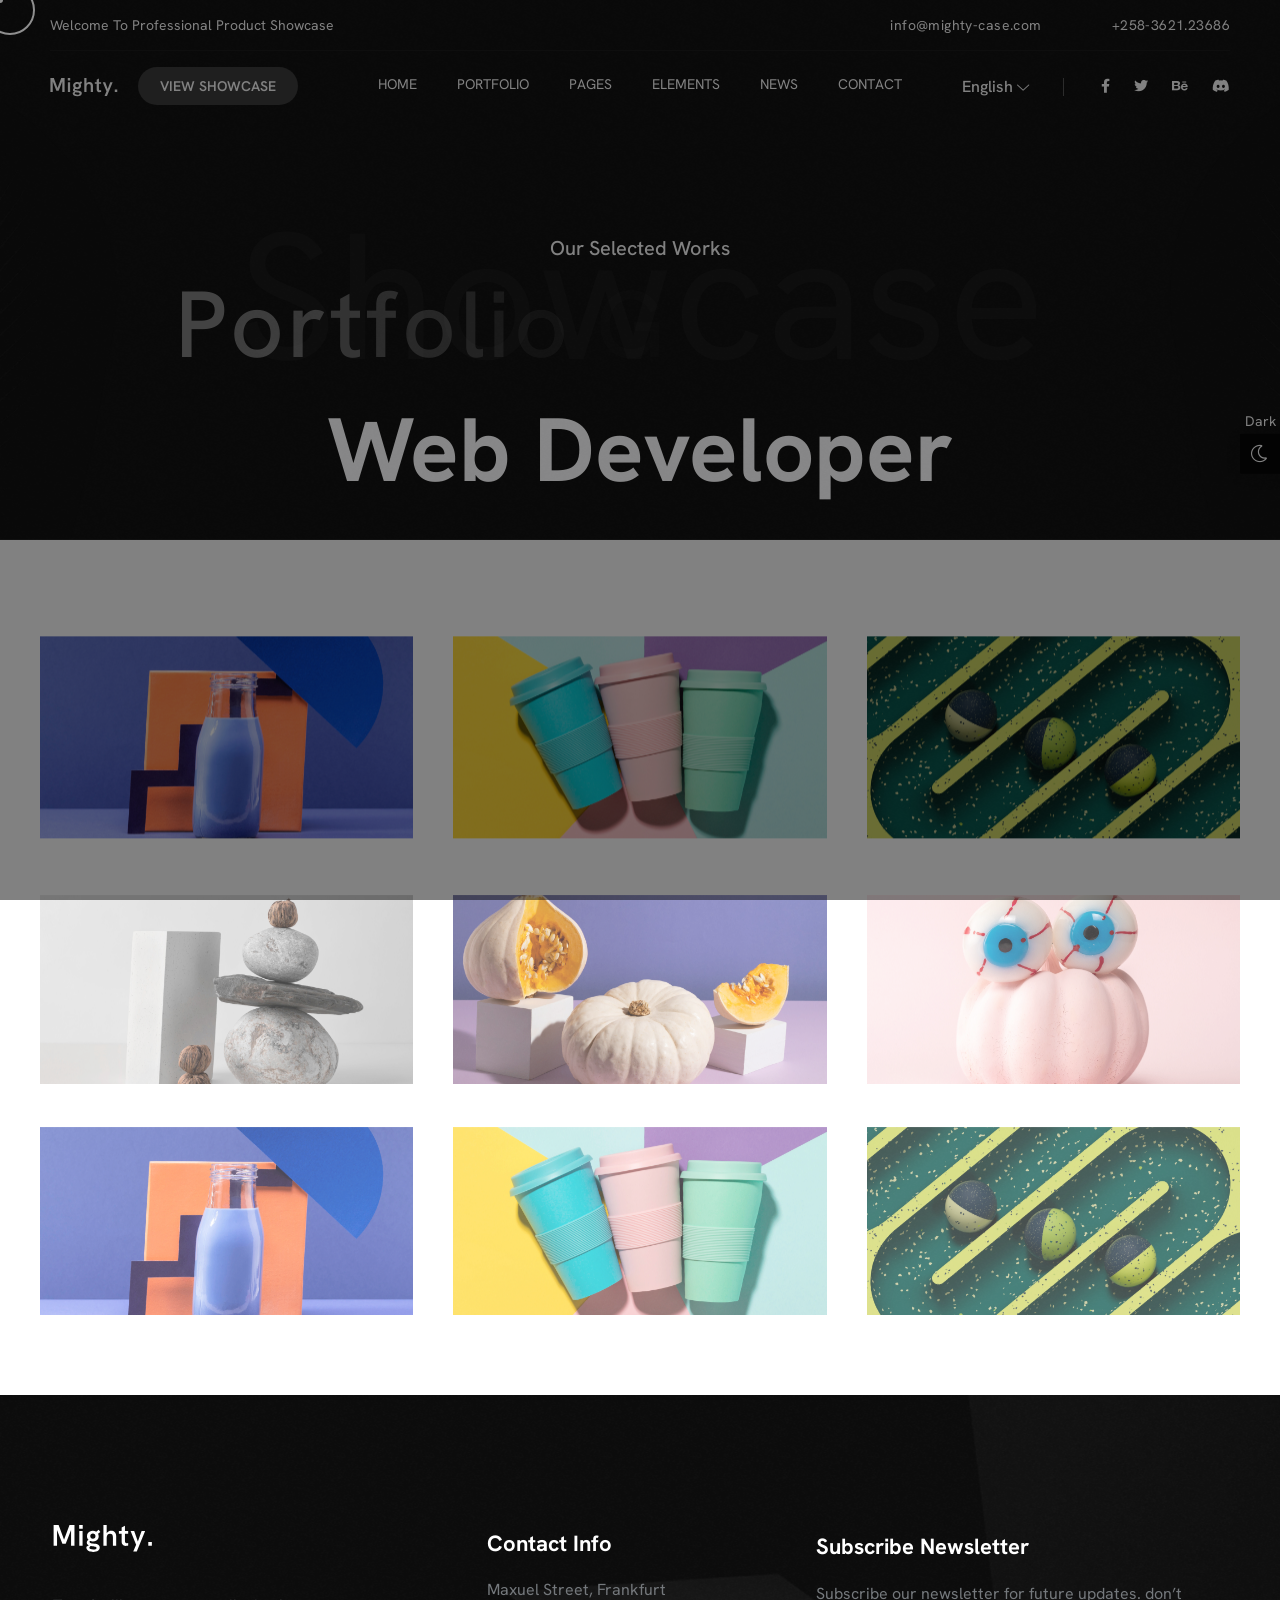
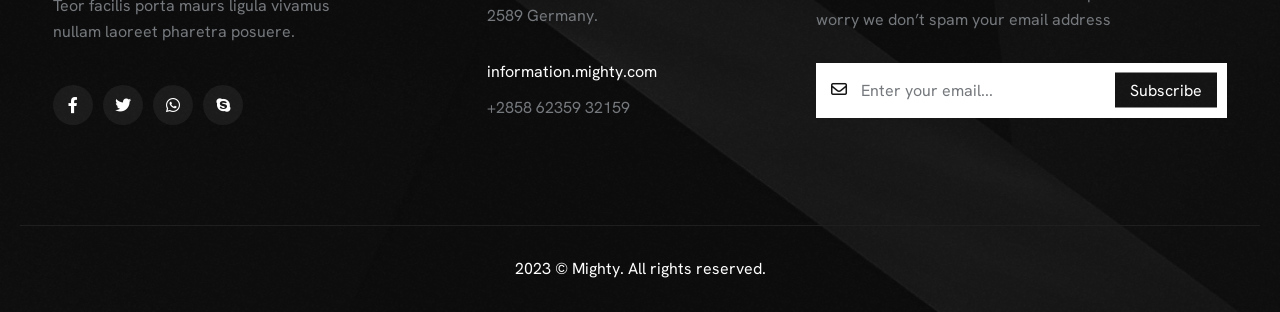
<file: portfolio-grid-3column.html>
<!DOCTYPE html>
<html lang="en" data-theme="light">

<head>
    <meta charset="UTF-8">
    <meta name="viewport" content="width=device-width, initial-scale=1.0">
    <meta name="theme-style-mode" content="1">
    <link rel="shortcut icon" type="image/x-icon" href="assets/images/fav.png">
    <title>Mighty - Creative Portfolio Template</title>
    <link rel="stylesheet" href="assets/css/plugins/fontawesome-6.css">
    <link rel="stylesheet" href="assets/css/plugins/swiper.min.css">
    <link rel="stylesheet" href="assets/css/vendor/metismenu.css">
    <link rel="stylesheet" href="assets/css/plugins/animate.min.css">
    <link rel="stylesheet" href="assets/css/vendor/bootstrap.min.css">
    <link rel="stylesheet" href="assets/css/style.css">
</head>

<body class="inner-page">

    <!-- Scripts style two -->
    <!-- header area two start -->
    <div class="rts-header-area-two header--sticky">
        <div class="container-150">
            <div class="row">
                <div class="col-lg-12">
                    <div class="header-top-two">
                        <div class="left">
                            <p>Welcome To Professional Product Showcase</p>
                        </div>
                        <div class="right">
                            <div class="male">
                                <a href="mailto:webmaster@example.com">info@mighty-case.com</a>
                            </div>
                            <div class="number">
                                <a href="tel:+4733378901">+258-3621.23686</a>
                            </div>
                        </div>
                    </div>
                </div>
            </div>
            <div class="row">
                <div class="col-lg-12">
                    <div class="main-header-two">
                        <div class="header-left-area">
                            <div class="logo-area">
                                <a href="index.html" class="loog">
                                    <img src="assets/images/logo/03.svg" alt="Brand__logo">
                                </a>
                            </div>
                            <a href="portfolio-grid.html" class="rts-btn btn-radious btn-dark">View Showcase</a>
                        </div>
                        <div class="header-nav-area">
                            <nav class="nav-area drop-down-rts">
                                <ul class="navbar-nav-1">
                                    <li class="menu-item main-nav-on menu-item-has-children">
                                        <a href="javascript:void(0);"><span class="rolling-text">Home</span></a>

                                        <ul class="mega-menu-01 sub-menu home-demos" style="display: block;">
                                            <li class="single-mega">
                                                <a class="tag" href="#">Home Pages</a>
                                                <ul class="main-wrapper" style="display: block;">
                                                    <li class="menu-item menu-item-home"><a class="menu-link" href="index.html">Digital Agency</a>
                                                    </li>

                                                    <li class="menu-item"><a class="menu-link" href="index-six.html">Business Agency</a></li>
                                                    <li class="menu-item"><a class="menu-link" href="index-two.html">Creative Agency</a></li>
                                                    <li class="menu-item"><a class="menu-link" href="index-three.html">Personal Portfolio</a></li>
                                                    <li class="menu-item"><a class="menu-link" href="index-four.html">Design Agency</a></li>
                                                    <li class="menu-item"><a class="menu-link" href="index-five.html">Creative Portfolio</a></li>
                                                </ul>
                                            </li>
                                            <li class="single-mega">
                                                <a class="tag" href="#">showcases</a>
                                                <ul class="main-wrapper" style="display: block;">
                                                    <li class="menu-item menu-item-home"><a class="menu-link" href="showcase-horizontal.html">Horizonal Slider</a></li>
                                                    <li class="menu-item menu-item-home"><a class="menu-link" href="showcase-carousel.html">Showcase
                                                            Carousel</a></li>
                                                    <li class="menu-item menu-item-home"><a class="menu-link" href="showcase-carousel-center-active.html">Showcase Active</a></li>
                                                    <li class="menu-item menu-item-home"><a class="menu-link" href="showcase-vertical-slider.html">Vertical Slider</a></li>
                                                    <li class="menu-item menu-item-home"><a class="menu-link" href="showcase-vertical-scroll.html">Vertical Scroll</a></li>
                                                    <li class="menu-item menu-item-home"><a class="menu-link" href="showcase-parallax-slider.html">Parallax Slider</a></li>
                                                </ul>
                                            </li>
                                            <li class="single-mega">
                                                <a class="tag" href="#">showcases</a>
                                                <ul class="main-wrapper" style="display: block;">
                                                    <li class="menu-item menu-item-home"><a class="menu-link" href="showcase-grid-slider.html">Showcase Grid Slider </a></li>
                                                    <li class="menu-item menu-item-home"><a class="menu-link" href="showcase-vertical-split.html">Vertical Split</a></li>
                                                    <li class="menu-item menu-item-home"><a class="menu-link" href="showcase-interactive-links.html">Interactive Links</a></li>
                                                    <li class="menu-item menu-item-home"><a class="menu-link" href="showcase-interactive-list.html">Interactive Lists</a></li>
                                                    <li class="menu-item menu-item-home"><a class="menu-link" href="showcase-interactive-reveal.html">Interactive reveal</a></li>
                                                    <li class="menu-item"><a class="menu-link" href="javascript:void(0);">Coming Soon</a></li>
                                                </ul>
                                            </li>

                                        </ul>

                                        <ul class="" style="display: block;">

                                        </ul>

                                    </li>
                                    <li class="menu-item main-nav-on menu-item-has-children">
                                        <a href="#"><span class="rolling-text">Portfolio</span></a>
                                        <ul class="sub-menu" style="display: block;">
                                            <li class="menu-item menu-item-home has-children-sub"><a class="menu-link" href="javascript:void(0);">Portfolio Grid</a>
                                                <ul class="sub-menu third-lvl base">
                                                    <li class="menu-item menu-item-home"><a class="nav-link" href="portfolio-grid.html"> Grid 2
                                                            Column</a></li>
                                                    <li class="menu-item menu-item-home"><a class="nav-link" href="portfolio-grid-3column.html">Grid
                                                            3 Column</a></li>
                                                    <li class="menu-item menu-item-home"><a class="nav-link" href="portfolio-full-width.html">Grid
                                                            Full Width</a></li>

                                                </ul>
                                            </li>
                                            <li class="menu-item menu-item-home has-children-sub"><a class="menu-link" href="javascript:void(0);">Portfolio List</a>
                                                <ul class="sub-menu third-lvl base">
                                                    <li class="menu-item menu-item-home"><a href="portfolio-two.html">Portfolio List</a></li>
                                                    <li class="menu-item menu-item-home"><a href="showcase-interactive-list.html">Interactive
                                                            Lists</a></li>
                                                </ul>

                                            </li>
                                            <li class="menu-item menu-item-home"><a class="menu-link" href="portfolio-one.html">Portfolio
                                                    Masonry</a></li>
                                            <li class="menu-item menu-item-home"><a class="menu-link" href="portfolio-filter.html">Portfolio
                                                    Filter</a></li>
                                            <li class="menu-item menu-item-home has-children-sub"><a class="menu-link" href="javascript:void(0);">Portfolio Details</a>
                                                <ul class="sub-menu third-lvl base">
                                                    <li class="menu-item menu-item-home"><a class="nav-link" href="portfolio-details.html">Portfolio
                                                            Details</a></li>
                                                    <li class="menu-item menu-item-home"><a class="nav-link" href="portfolio-details-two.html">Portfolio Details Two</a></li>
                                                    <li class="menu-item menu-item-home"><a class="nav-link" href="portfolio-details-three.html">Portfolio Details Three</a></li>
                                                    <li class="menu-item menu-item-home"><a class="nav-link" href="portfolio-details-four.html">Portfolio Details Four</a></li>
                                                    <li class="menu-item menu-item-home"><a class="nav-link" href="portfolio-details-slider.html">Portfolio Details Slider</a></li>
                                                </ul>
                                            </li>
                                        </ul>
                                    </li>
                                    <li class="menu-item main-nav-on menu-item-has-children">
                                        <a href="javascript:void(0);"><span class="rolling-text">Pages</span></a>
                                        <ul class="sub-menu" style="display: block;">
                                            <li class="menu-item menu-item-home"><a class="menu-link" href="about.html">About Us</a></li>
                                            <li class="menu-item menu-item-home"><a class="menu-link" href="service-1.html">Services V.1</a></li>
                                            <li class="menu-item menu-item-home"><a class="menu-link" href="service-2.html">Services V.2</a></li>
                                            <li class="menu-item menu-item-home"><a class="menu-link" href="service-3.html">Services V.3</a></li>
                                            <li class="menu-item menu-item-home"><a class="menu-link" href="service-details.html">Services
                                                    Details</a></li>
                                            <li class="menu-item menu-item-home"><a class="menu-link" href="coming-soon.html">Coming Soon</a></li>
                                            <li class="menu-item menu-item-home"><a class="menu-link" href="error.html">404 Page</a></li>
                                        </ul>
                                    </li>
                                    <li class="menu-item main-nav-on menu-item-has-children">
                                        <a href="javascript:void(0);"><span class="rolling-text">Elements</span></a>
                                        <ul class="mega-menu-01 sub-menu elements" style="display: block;">
                                            <li class="single-mega">
                                                <a class="tag" href="#">Widgets</a>
                                                <ul class="main-wrapper" style="display: block;">
                                                    <li class="menu-item menu-item-home"><a class="menu-link" href="accordion.html">Accordion</a>
                                                    </li>
                                                    <li class="menu-item"><a class="menu-link" href="banner.html">Our Banner</a></li>
                                                    <li class="menu-item"><a class="menu-link" href="blog-elements.html">Our Blogs</a></li>
                                                    <li class="menu-item"><a class="menu-link" href="buttons.html">Buttons</a></li>
                                                    <li class="menu-item"><a class="menu-link" href="cta.html">Call To Action</a></li>
                                                </ul>
                                            </li>
                                            <li class="single-mega">
                                                <a class="tag" href="#">Widgets</a>
                                                <ul class="main-wrapper" style="display: block;">
                                                    <li class="menu-item"><a class="menu-link" href="carousel.html">Carousel</a></li>
                                                    <li class="menu-item menu-item-home"><a class="menu-link" href="circle-progress.html">Circle
                                                            Progress</a></li>
                                                    <li class="menu-item menu-item-home"><a class="menu-link" href="clients-logo.html">Client
                                                            Logo</a></li>
                                                    <li class="menu-item menu-item-home"><a class="menu-link" href="contact-form.html">Contact
                                                            Form</a></li>
                                                    <li class="menu-item menu-item-home"><a class="menu-link" href="counter.html">Counter Up</a>
                                                    </li>
                                                </ul>
                                            </li>
                                            <li class="single-mega">
                                                <a class="tag" href="#">Widgets</a>
                                                <ul class="main-wrapper" style="display: block;">
                                                    <li class="menu-item menu-item-home"><a class="menu-link" href="heading.html">Typography</a>
                                                    </li>
                                                    <li class="menu-item menu-item-home"><a class="menu-link" href="service-card.html">Service
                                                            Card</a></li>
                                                    <li class="menu-item menu-item-home"><a class="menu-link" href="service-list-revel.html">Service
                                                            List</a></li>
                                                    <li class="menu-item menu-item-home"><a class="menu-link" href="pricing-table.html">Pricing
                                                            Table</a></li>
                                                    <li class="menu-item menu-item-home"><a class="menu-link" href="tab.html">Our Tab Style</a></li>
                                                </ul>
                                            </li>
                                            <li class="single-mega">
                                                <a class="tag" href="#">Widgets</a>
                                                <ul class="main-wrapper" style="display: block;">
                                                    <li class="menu-item menu-item-home"><a class="menu-link" href="filter.html">Our Filter
                                                            Style</a></li>
                                                    <li class="menu-item menu-item-home"><a class="menu-link" href="team-style.html">Our Awesome
                                                            Team</a></li>
                                                    <li class="menu-item menu-item-home"><a class="menu-link" href="testimonials.html">Testimonials</a></li>
                                                    <li class="menu-item menu-item-home"><a class="menu-link" href="about-style.html">About
                                                            Style</a></li>
                                                    <li class="menu-item menu-item-home"><a class="menu-link" href="footer-style.html">Footer
                                                            Styles</a></li>
                                                </ul>
                                            </li>
                                        </ul>
                                    </li>
                                    <li class="menu-item main-nav-on menu-item-has-children">
                                        <a href="javascript:void(0);"><span class="rolling-text">News</span></a>
                                        <ul class="sub-menu" style="display: block;">
                                            <li class="menu-item menu-item-home"><a class="menu-link" href="blog.html">Our Blog</a></li>
                                            <li class="menu-item menu-item-home"><a class="menu-link" href="blog-sidebar.html">Blog Sidebar
                                                    Right</a></li>
                                            <li class="menu-item menu-item-home"><a class="menu-link" href="blog-sidebar-left.html">Blog Sidebar
                                                    Left</a></li>
                                            <li class="menu-item menu-item-home has-children-sub">
                                                <a class="menu-link" href="javascript:void(0);">Blog Details</a>
                                                <ul class="sub-menu third-lvl base">
                                                    <li class="menu-item menu-item-home"><a class="nav-link" href="blog-details.html">Blog
                                                            Details</a></li>
                                                    <li class="menu-item menu-item-home"><a class="nav-link" href="blog-details-two.html">Blog
                                                            Details Two</a></li>
                                                    <li class="menu-item menu-item-home"><a class="nav-link" href="blog-detailsleft-sidebar.html">Blog Details Left</a></li>
                                                    <li class="menu-item menu-item-home"><a class="nav-link" href="blog-detailsright-sidebar.html">Blog Details Right</a></li>
                                                </ul>

                                            </li>
                                        </ul>
                                    </li>
                                    <li class="menu-item main-nav-on">
                                        <a class="menu-link" href="contact.html"><span class="rolling-text">Contact</span></a>
                                    </li>
                                </ul>
                            </nav>
                        </div>
                        <div class="header-right">
                            <div class="language-check">
                                <!-- check -->
                                <div class="input-group">
                                    <button type="button" data-bs-toggle="dropdown" aria-expanded="false">English
                                        <i class="fa-sharp fa-light fa-chevron-down"></i>
                                    </button>
                                    <ul class="dropdown-menu">
                                        <li><a class="dropdown-item" href="#">Chinese</a></li>
                                        <li><a class="dropdown-item" href="#">Spanish</a></li>
                                        <li><a class="dropdown-item" href="#">Arabic</a></li>
                                        <li><a class="dropdown-item" href="#">Portuguese</a></li>
                                    </ul>
                                </div>
                                <!-- check -->
                            </div>
                            <!-- social area start -->
                            <div class="social-transparent-wrapper">
                                <ul>
                                    <li><a href="#"><i class="fa-brands fa-facebook-f"></i></a></li>
                                    <li><a href="#"><i class="fa-brands fa-twitter"></i></a></li>
                                    <li><a href="#"><i class="fa-brands fa-behance"></i></a></li>
                                    <li><a href="#"><i class="fa-brands fa-discord"></i></a></li>
                                </ul>
                            </div>
                            <!-- social area end -->
                            <div class="menu-btn">

                                <div class="rts-offcanvas-wrapper">
                                    <div class="container-menu">
                                        <div class="action-menu">
                                            <div class="close-event"></div>
                                            <div class="open-event">
                                                <!-- <div class="text">
                        <span>Menu</span>
                        <span>Close</span>
                    </div> -->
                                                <div class="burger">
                                                    <svg viewBox="0 0 15 15" fill="none" xmlns="http://www.w3.org/2000/svg" class="icon-close" data-v-649bbaab="">
                                                        <line x1="13.788" y1="1.28816" x2="1.06011" y2="14.0161" stroke="currentColor" stroke-width="1.2"></line>
                                                        <line x1="1.06049" y1="1.43963" x2="13.7884" y2="14.1675" stroke="currentColor" stroke-width="1.2"></line>
                                                    </svg>
                                                    <svg viewBox="0 0 18 12" fill="none" xmlns="http://www.w3.org/2000/svg" class="icon-burger" data-v-649bbaab="">
                                                        <line x1="18" y1="0.6" y2="0.6" stroke="currentColor" stroke-width="1.2" data-v-649bbaab=""></line>
                                                        <line x1="18" y1="5.7167" y2="5.7167" stroke="currentColor" stroke-width="1.2" data-v-649bbaab=""></line>
                                                        <line x1="18" y1="10.8334" y2="10.8334" stroke="currentColor" stroke-width="1.2" data-v-649bbaab=""></line>
                                                    </svg>
                                                </div>
                                            </div>
                                        </div>
                                    </div>
                                    <div class="rts-fs-menu">
                                        <div class="rts-fs-container row">

                                            <div class="rts-fs--nav col-12 col-md-6">
                                                <ul id="primary-menu" class="navbar-nav-button">
                                                    <li id="menu-item-76" class="menu-item menu-item-has-children">
                                                        <a href="#">Home<span><svg height="24" viewBox="0 0 24 24" width="24"
                                    xmlns="http://www.w3.org/2000/svg">
                                    <path class="heroicon-ui"
                                        d="M18.59 13H3a1 1 0 0 1 0-2h15.59l-5.3-5.3a1 1 0 1 1 1.42-1.4l7 7a1 1 0 0 1 0 1.4l-7 7a1 1 0 0 1-1.42-1.4l5.3-5.3z">
                                    </path>
                                </svg></span></a>
                                                        <ul class="sub-menu">
                                                            <li class="menu-item menu-item-home current-menu-item page_item">
                                                                <a href="index.html" aria-current="page">Digital Agency</a>
                                                            </li>
                                                            <li class="menu-item">
                                                                <a href="index-two.html">Creative Agency</a>
                                                            </li>
                                                            <li class="menu-item">
                                                                <a href="index-three.html">Personal Portfolio</a>
                                                            </li>
                                                            <li class="menu-item">
                                                                <a href="index-four.html">Design Agency</a>
                                                            </li>
                                                            <li class="menu-item">
                                                                <a href="index-five.html">Creative Portfolio</a>
                                                            </li>
                                                            <li class="menu-item">
                                                                <a href="index-six.html">Business Agency</a>
                                                            </li>
                                                        </ul>
                                                    </li>
                                                    <li id="menu-item-767" class="menu-item menu-item-has-children">
                                                        <a href="#">Showcase One<span><svg height="24" viewBox="0 0 24 24" width="24"
                                    xmlns="http://www.w3.org/2000/svg">
                                    <path class="heroicon-ui"
                                        d="M18.59 13H3a1 1 0 0 1 0-2h15.59l-5.3-5.3a1 1 0 1 1 1.42-1.4l7 7a1 1 0 0 1 0 1.4l-7 7a1 1 0 0 1-1.42-1.4l5.3-5.3z">
                                    </path>
                                </svg></span></a>
                                                        <ul class="sub-menu">
                                                            <li class="menu-item menu-item-home current-menu-item page_item">
                                                                <a href="showcase-horizontal.html" aria-current="page">Horizontal Slider</a>
                                                            </li>
                                                            <li class="menu-item">
                                                                <a href="showcase-vertical-slider.html">Vertical Slider</a>
                                                            </li>
                                                            <li class="menu-item">
                                                                <a href="showcase-carousel.html">Showcase Carousel</a>
                                                            </li>
                                                            <li class="menu-item">
                                                                <a href="showcase-vertical-scroll.html">Vertical Scroll</a>
                                                            </li>
                                                            <li class="menu-item">
                                                                <a href="showcase-parallax-slider.html">Parallax Slider</a>
                                                            </li>
                                                        </ul>
                                                    </li>
                                                    <li id="menu-item-768" class="menu-item menu-item-has-children">
                                                        <a href="#">Showcase Two<span><svg height="24" viewBox="0 0 24 24" width="24"
                                    xmlns="http://www.w3.org/2000/svg">
                                    <path class="heroicon-ui"
                                        d="M18.59 13H3a1 1 0 0 1 0-2h15.59l-5.3-5.3a1 1 0 1 1 1.42-1.4l7 7a1 1 0 0 1 0 1.4l-7 7a1 1 0 0 1-1.42-1.4l5.3-5.3z">
                                    </path>
                                </svg></span></a>
                                                        <ul class="sub-menu">
                                                            <li class="menu-item menu-item-home current-menu-item page_item">
                                                                <a href="showcase-grid-slider.html" aria-current="page">Showcase Grid Slider</a>
                                                            </li>
                                                            <li class="menu-item">
                                                                <a href="showcase-vertical-split.html">Vertical Split</a>
                                                            </li>
                                                            <li class="menu-item">
                                                                <a href="showcase-interactive-links.html">Interactive Links</a>
                                                            </li>
                                                            <li class="menu-item">
                                                                <a href="showcase-interactive-list.html">Interactive Lists</a>
                                                            </li>
                                                            <li class="menu-item">
                                                                <a href="showcase-interactive-reveal.html">Interactive Reveal</a>
                                                            </li>
                                                        </ul>
                                                    </li>
                                                    <li class="menu-item menu-item-has-children">
                                                        <a href="#">Portfolio<span><svg height="24" viewBox="0 0 24 24" width="24"
                                    xmlns="http://www.w3.org/2000/svg">
                                    <path class="heroicon-ui"
                                        d="M18.59 13H3a1 1 0 0 1 0-2h15.59l-5.3-5.3a1 1 0 1 1 1.42-1.4l7 7a1 1 0 0 1 0 1.4l-7 7a1 1 0 0 1-1.42-1.4l5.3-5.3z">
                                    </path>
                                </svg></span></a>
                                                        <ul class="sub-menu">
                                                            <li class="menu-item menu-item-has-children">
                                                                <a href="#">Portfolio Grid <span><svg height="24" viewBox="0 0 24 24" width="24"
                                        xmlns="http://www.w3.org/2000/svg">
                                        <path class="heroicon-ui"
                                            d="M18.59 13H3a1 1 0 0 1 0-2h15.59l-5.3-5.3a1 1 0 1 1 1.42-1.4l7 7a1 1 0 0 1 0 1.4l-7 7a1 1 0 0 1-1.42-1.4l5.3-5.3z">
                                        </path>
                                    </svg></span></a>
                                                                <ul class="sub-menu">
                                                                    <li class="menu-item"><a href="portfolio-grid.html">Grid 2 Column</a></li>
                                                                    <li class="menu-item"><a href="portfolio-grid-3column.html">Grid 3 Column</a></li>
                                                                    <li class="menu-item"><a href="portfolio-full-width.html">Grid Full Width</a></li>
                                                                </ul>
                                                            </li>
                                                            <li class="menu-item menu-item-has-children">
                                                                <a href="#">Portfolio List <span><svg height="24" viewBox="0 0 24 24" width="24"
                                        xmlns="http://www.w3.org/2000/svg">
                                        <path class="heroicon-ui"
                                            d="M18.59 13H3a1 1 0 0 1 0-2h15.59l-5.3-5.3a1 1 0 1 1 1.42-1.4l7 7a1 1 0 0 1 0 1.4l-7 7a1 1 0 0 1-1.42-1.4l5.3-5.3z">
                                        </path>
                                    </svg></span></a>
                                                                <ul class="sub-menu">
                                                                    <li class="menu-item"><a href="portfolio-two.html">Portfolio List</a></li>
                                                                    <li class="menu-item"><a href="showcase-interactive-list.html">Interactive Lists</a></li>
                                                                </ul>
                                                            </li>
                                                            <li class="menu-item"><a href="portfolio-one.html">Portfolio Masonry</a></li>
                                                            <li class="menu-item"><a href="portfolio-filter.html">Portfolio Filter</a></li>
                                                            <li class="menu-item menu-item-has-children">
                                                                <a href="#">Portfolio Details <span><svg height="24" viewBox="0 0 24 24" width="24"
                                        xmlns="http://www.w3.org/2000/svg">
                                        <path class="heroicon-ui"
                                            d="M18.59 13H3a1 1 0 0 1 0-2h15.59l-5.3-5.3a1 1 0 1 1 1.42-1.4l7 7a1 1 0 0 1 0 1.4l-7 7a1 1 0 0 1-1.42-1.4l5.3-5.3z">
                                        </path>
                                    </svg></span></a>
                                                                <ul class="sub-menu">
                                                                    <li class="menu-item"><a href="portfolio-details.html">Portfolio Details</a></li>
                                                                    <li class="menu-item"><a href="portfolio-details-two.html">Portfolio Details Two</a></li>
                                                                    <li class="menu-item"><a href="portfolio-details-three.html">Portfolio Details Three</a></li>
                                                                    <li class="menu-item"><a href="portfolio-details-four.html">Portfolio Details Four</a></li>
                                                                    <li class="menu-item"><a href="portfolio-details-slider.html">Portfolio Details Slider</a></li>
                                                                </ul>
                                                            </li>
                                                        </ul>
                                                    </li>
                                                    <li class="menu-item menu-item-has-children">
                                                        <a href="#">Pages
                                                            <span>
                                <svg height="24" viewBox="0 0 24 24" width="24"
                                        xmlns="http://www.w3.org/2000/svg">
                                        <path class="heroicon-ui"
                                            d="M18.59 13H3a1 1 0 0 1 0-2h15.59l-5.3-5.3a1 1 0 1 1 1.42-1.4l7 7a1 1 0 0 1 0 1.4l-7 7a1 1 0 0 1-1.42-1.4l5.3-5.3z">
                                        </path>
                                </svg>
                            </span>
                                                        </a>
                                                        <ul class="sub-menu">
                                                            <li class="menu-item"><a href="about.html">About Me</a></li>
                                                            <li class="menu-item"><a href="service-1.html">Services V.1</a></li>
                                                            <li class="menu-item"><a href="service-2.html">Services V.2</a></li>
                                                            <li class="menu-item"><a href="service-3.html">Services V.3</a></li>
                                                            <li class="menu-item"><a href="service-details.html">Services details</a></li>
                                                            <li class="menu-item"><a href="coming-soon.html">Coming Soon</a></li>
                                                            <li class="menu-item"><a href="error.html">404 Page</a></li>
                                                        </ul>
                                                    </li>
                                                    <li class="menu-item menu-item-has-children">
                                                        <a href="#">News<span><svg height="24" viewBox="0 0 24 24" width="24"
                                    xmlns="http://www.w3.org/2000/svg">
                                    <path class="heroicon-ui"
                                        d="M18.59 13H3a1 1 0 0 1 0-2h15.59l-5.3-5.3a1 1 0 1 1 1.42-1.4l7 7a1 1 0 0 1 0 1.4l-7 7a1 1 0 0 1-1.42-1.4l5.3-5.3z">
                                    </path>
                                </svg></span></a>
                                                        <ul class="sub-menu">
                                                            <li class="menu-item"><a href="blog.html">Our Blog</a></li>
                                                            <li class="menu-item"><a href="blog-sidebar.html">Blog Sidebar Right</a></li>
                                                            <li class="menu-item"><a href="blog-sidebar-left.html">Blog Sidebar Left</a></li>
                                                            <li class="menu-item menu-item-has-children">
                                                                <a href="#">Blog Details<span><svg height="24" viewBox="0 0 24 24" width="24"
                                            xmlns="http://www.w3.org/2000/svg">
                                            <path class="heroicon-ui"
                                                d="M18.59 13H3a1 1 0 0 1 0-2h15.59l-5.3-5.3a1 1 0 1 1 1.42-1.4l7 7a1 1 0 0 1 0 1.4l-7 7a1 1 0 0 1-1.42-1.4l5.3-5.3z">
                                            </path>
                                        </svg></span></a>
                                                                <ul class="sub-menu">
                                                                    <li class="menu-item"><a href="blog-details.html">Blog Details</a></li>
                                                                    <li class="menu-item"><a href="blog-details-two.html">Blog Details Two</a></li>
                                                                    <li class="menu-item"><a href="blog-detailsleft-sidebar.html">Blog Details Left</a></li>
                                                                    <li class="menu-item"><a href="blog-detailsright-sidebar.html">Blog Details Right</a></li>
                                                                </ul>
                                                            </li>
                                                        </ul>
                                                    </li>
                                                    <li class="menu-item"><a href="contact.html">Contact</a></li>
                                                </ul>
                                            </div>

                                            <div class="rts-fs--contacts col-12 col-md-6">
                                                <div class="contact-inner">
                                                    <div class="contact-information">
                                                        <h2 class="heading-title">Our Office</h2>
                                                        <div class="address">
                                                            <ul>
                                                                <li>
                                                                    <p>98 Post St, Maxuel Street, Frankfurt</p>
                                                                </li>
                                                                <li>
                                                                    <p>575 Market St, Maxuel Street, Frankfurt</p>
                                                                </li>
                                                            </ul>
                                                        </div>
                                                    </div>
                                                    <div class="contact-information">
                                                        <h2 class="heading-title">Get In Touch</h2>
                                                        <div class="contact">
                                                            <ul>
                                                                <li><a href="mailto:information.mighty.com" class="mail">information.mighty.com</a></li>
                                                                <li><a href="tel:28586235932159" class="number">+2858 62359 32159</a></li>
                                                            </ul>
                                                        </div>
                                                        <div class="rts-social-area-one">
                                                            <ul>
                                                                <li><a href="#"><i class="fa-brands fa-facebook-f"></i></a></li>
                                                                <li><a href="#"><i class="fa-brands fa-twitter"></i></a></li>
                                                                <li><a href="#"><i class="fa-brands fa-whatsapp"></i></a></li>
                                                                <li><a href="#"><i class="fa-brands fa-skype"></i></a></li>
                                                            </ul>
                                                        </div>
                                                    </div>
                                                </div>
                                            </div>

                                        </div>
                                    </div>
                                </div>
                            </div>
                        </div>
                    </div>
                </div>
            </div>
        </div>
    </div>
    <!-- header area two end -->

    <!-- Scripts style two End -->


    <!-- Scripts style two -->
    <!-- rts bread crumba rea start -->
    <div class="rts-breadcrumb-area bg_image">
        <div class="container">
            <div class="row">
                <div class="col-lg-12">
                    <div class="baread-crumb-main-wrapper pt--100">
                        <div class="inner">
                            <span class="works">Our Selected Works</span>
                            <h1 class="title rts_hero__title">Portfolio Grid 3 Column</h1>
                            <span class="bg-text">Showcase</span>
                        </div>
                    </div>
                </div>
            </div>
        </div>
    </div>
    <!-- rts bread crumba rea end -->
    <!-- Scripts style two End -->


    <!-- rts case studyes area start -->
    <div class="rts-portfolio-grid-area column">
        <div class="container-140">
            <div class="row g-0 separetor-portfolio-bottom">
                <div class="col-lg-4 col-md-6 col-sm-12 col-12">
                    <!-- single portfolio area start -->
                    <div class="signle-portfolio-style-four-inner">
                        <a href="portfolio-details.html" class="thumbnail rts-slide-up-gsap">
                            <img src="assets/images/product/23.jpg" alt="product">
                        </a>
                        <div class="inner-content">
                            <span>Designer</span>
                            <a href="portfolio-details.html">
                                <h5 class="name">Modern Collective Flowers</h5>
                            </a>
                        </div>
                    </div>
                    <!-- single portfolio area end -->
                </div>
                <div class="col-lg-4 col-md-6 col-sm-12 col-12">
                    <!-- single portfolio area start -->
                    <div class="signle-portfolio-style-four-inner">
                        <a href="portfolio-details.html" class="thumbnail rts-slide-up-gsap">
                            <img src="assets/images/product/24.jpg" alt="product">
                        </a>
                        <div class="inner-content">
                            <span>Designer</span>
                            <a href="portfolio-details.html">
                                <h5 class="name">Artful Innovators Agency</h5>
                            </a>
                        </div>
                    </div>
                    <!-- single portfolio area end -->
                </div>
                <div class="col-lg-4 col-md-6 col-sm-12 col-12">
                    <!-- single portfolio area start -->
                    <div class="signle-portfolio-style-four-inner">
                        <a href="portfolio-details.html" class="thumbnail rts-slide-up-gsap">
                            <img src="assets/images/product/25.jpg" alt="product">
                        </a>
                        <div class="inner-content">
                            <span>Development</span>
                            <a href="portfolio-details.html">
                                <h5 class="name">Modern Collective Flowers</h5>
                            </a>
                        </div>
                    </div>
                    <!-- single portfolio area end -->
                </div>
                <div class="col-lg-4 col-md-6 col-sm-12 col-12">
                    <!-- single portfolio area start -->
                    <div class="signle-portfolio-style-four-inner">
                        <a href="portfolio-details.html" class="thumbnail rts-slide-up-gsap">
                            <img src="assets/images/product/26.jpg" alt="product">
                        </a>
                        <div class="inner-content">
                            <span>UI/UX Design</span>
                            <a href="portfolio-details.html">
                                <h5 class="name">FusionWave Creations</h5>
                            </a>
                        </div>
                    </div>
                    <!-- single portfolio area end -->
                </div>
                <div class="col-lg-4 col-md-6 col-sm-12 col-12">
                    <!-- single portfolio area start -->
                    <div class="signle-portfolio-style-four-inner">
                        <a href="portfolio-details.html" class="thumbnail rts-slide-up-gsap">
                            <img src="assets/images/product/27.jpg" alt="product">
                        </a>
                        <div class="inner-content">
                            <span>Photography</span>
                            <a href="portfolio-details.html">
                                <h5 class="name">ImagiQuest Agency</h5>
                            </a>
                        </div>
                    </div>
                    <!-- single portfolio area end -->
                </div>
                <div class="col-lg-4 col-md-6 col-sm-12 col-12">
                    <!-- single portfolio area start -->
                    <div class="signle-portfolio-style-four-inner">
                        <a href="portfolio-details.html" class="thumbnail rts-slide-up-gsap">
                            <img src="assets/images/product/28.jpg" alt="product">
                        </a>
                        <div class="inner-content">
                            <span>Designer</span>
                            <a href="portfolio-details.html">
                                <h5 class="name">Modern Collective Flowers</h5>
                            </a>
                        </div>
                    </div>
                    <!-- single portfolio area end -->
                </div>
                <div class="col-lg-4 col-md-6 col-sm-12 col-12">
                    <!-- single portfolio area start -->
                    <div class="signle-portfolio-style-four-inner">
                        <a href="portfolio-details.html" class="thumbnail rts-slide-up-gsap">
                            <img src="assets/images/product/23.jpg" alt="product">
                        </a>
                        <div class="inner-content">
                            <span>Designer</span>
                            <a href="portfolio-details.html">
                                <h5 class="name">Modern Collective Flowers</h5>
                            </a>
                        </div>
                    </div>
                    <!-- single portfolio area end -->
                </div>
                <div class="col-lg-4 col-md-6 col-sm-12 col-12">
                    <!-- single portfolio area start -->
                    <div class="signle-portfolio-style-four-inner">
                        <a href="portfolio-details.html" class="thumbnail rts-slide-up-gsap">
                            <img src="assets/images/product/24.jpg" alt="product">
                        </a>
                        <div class="inner-content">
                            <span>Designer</span>
                            <a href="portfolio-details.html">
                                <h5 class="name">Artful Innovators Agency</h5>
                            </a>
                        </div>
                    </div>
                    <!-- single portfolio area end -->
                </div>
                <div class="col-lg-4 col-md-6 col-sm-12 col-12">
                    <!-- single portfolio area start -->
                    <div class="signle-portfolio-style-four-inner">
                        <a href="portfolio-details.html" class="thumbnail rts-slide-up-gsap">
                            <img src="assets/images/product/25.jpg" alt="product">
                        </a>
                        <div class="inner-content">
                            <span>Development</span>
                            <a href="portfolio-details.html">
                                <h5 class="name">Modern Collective Flowers</h5>
                            </a>
                        </div>
                    </div>
                    <!-- single portfolio area end -->
                </div>
            </div>
        </div>
    </div>
    <!-- rts case studyes area end -->


    <!-- Footer style two -->
    <!-- rts footer two area start -->
    <div class="rts-footer-two-area bg-footer-2 bg_image-1">
        <div class="container-140">
            <div class="row">
                <div class="col-lg-12 pt--130 pt_sm--60 pb--100 pb_sm--60">
                    <div class="footer-two-wrapper-content">
                        <!-- footer left start -->
                        <div class="footer-left-two">
                            <a href="index.html" class="logo">
                                <img src="assets/images/logo/03.svg" alt="logo">
                            </a>
                            <p class="disc">
                                Teor facilis porta maurs ligula vivamus <br> nullam laoreet pharetra posuere.
                            </p>
                            <div class="rts-social-area-one">
                                <ul>
                                    <li><a href="#"><i class="fa-brands fa-facebook-f"></i></a></li>
                                    <li><a href="#"><i class="fa-brands fa-twitter"></i></a></li>
                                    <li><a href="#"><i class="fa-brands fa-whatsapp"></i></a></li>
                                    <li><a href="#"><i class="fa-brands fa-skype"></i></a></li>
                                </ul>
                            </div>
                        </div>
                        <!-- footer left end -->

                        <!-- footer right area start -->
                        <div class="footer-right-two">
                            <!-- contact info -->
                            <div class="contact-information">
                                <h5 class="title">Contact Info</h5>
                                <a href="#" class="map">Maxuel Street, Frankfurt <br> 2589 Germany.</a>
                                <a href="#" class="mail">information.mighty.com</a>
                                <a href="tel:28586235932159" class="number">+2858 62359 32159</a>
                            </div>
                            <!-- contact info end -->
                            <!-- contact info -->
                            <div class="contact-information input">
                                <h5 class="title">Subscribe Newsletter</h5>
                                <p class="map">Subscribe our newsletter for future updates. don’t <br> worry we don’t spam your email address</p>
                                <form action="#" class="form-footer-2">
                                    <label for="email-1"><i class="fa-regular fa-envelope"></i></label>
                                    <input id="email-1" type="email" placeholder="Enter your email..." required>
                                    <button type="submit">Subscribe</button>
                                </form>
                            </div>
                            <!-- contact info end -->
                        </div>
                        <!-- footer right area end -->
                    </div>
                </div>
                <div class="col-lg-12">
                    <!-- copyright-area-start -->
                    <div class="copy-right-area-start-two">
                        <p class="left">2023 © Mighty. All rights reserved.</p>
                    </div>
                    <!-- copyright-area-end -->
                </div>
            </div>
        </div>
    </div>
    <!-- rts footer two area end -->

    <!-- Footer style two End -->


    <!-- Scripts style two -->
    <div class="loading-screen" id="loading-screen">
        <span class="bar top-bar"></span>
        <span class="bar down-bar"></span>
        <span class="progress-line"></span>
        <span class="loading-counter"> </span>
    </div>


    <div class="bg-noise"></div>


    <!-- back to top start -->
    <div class="progress-wrap">
        <svg class="progress-circle svg-content" width="100%" height="100%" viewBox="-1 -1 102 102">
            <path d="M50,1 a49,49 0 0,1 0,98 a49,49 0 0,1 0,-98"></path>
        </svg>
    </div>
    <!-- back to top end -->



    <!-- pre loader start -->
    <div class="rts-cursor cursor-outer" data-default="yes" data-link="yes" data-slider="no">
        <span class="fn-cursor"></span>
    </div>
    <div class="rts-cursor cursor-inner" data-default="yes" data-link="yes" data-slider="no">
        <span class="fn-cursor">
        <span class="fn-left"></span>
        <span class="fn-right"></span>
        </span>
    </div>
    <!-- pre loader end -->



    <!-- dark light switcher start-->
    <div class="modal-sidebar-scroll rts-dark-light">
        <ul>
            <li class="go-dark-w"><span>Dark</span><i class="rts-go-dark fal fa-moon"></i></li>
            <li class="go-light-w"><span>Light</span><i class="rts-go-light fa-light fa-brightness"></i></li>
        </ul>
    </div>
    <!-- dark light switcher end -->



    <script defer src="assets/js/vendor/jquery.min.js"></script>
    <script defer src="assets/js/plugins/bootstrap.min.js"></script>
    <script defer src="assets/js/plugins/contact.form.js"></script>
    <script defer src="assets/js/vendor/waypoint.js"></script>
    <script defer src="assets/js/plugins/swiper.js"></script>


    <!-- for side bar sticky -->
    <script defer src="assets/js/plugins/resizer-sensor.js"></script>
    <script defer src="assets/js/plugins/sticky-sidebar.js"></script>
    <!-- for side bar sticky end-->

    <script defer src="assets/js/plugins/isotop.js"></script>
    <script defer src="assets/js/plugins/imagesloaded.pkgd.min.js"></script>

    <script defer src="assets/js/plugins/smoothscroll-varticle.js"></script>
    <script defer src="assets/js/vendor/gsap.js"></script>
    <script defer src="assets/js/plugins/scrolltiger.js"></script>
    <script defer src="assets/js/plugins/scrolltoplugin.js"></script>
    <script defer src="assets/js/plugins/splittext.js"></script>
    <script defer src="assets/js/plugins/smoothscroll.js"></script>

    <!-- title opacity scroll magix -->
    <script defer src="assets/js/plugins/scrollmagic.js"></script>
    <script defer src="assets/js/plugins/animate-scrollmagic.js"></script>
    <!-- title opacity scroll magic end -->



    <script defer src="assets/js/plugins/tilt.js"></script>
    <script defer src="assets/js/plugins/counterup.js"></script>

    <script defer src="assets/js/vendor/waw.js"></script>
    <!-- custom javascripts -->
    <script defer src="assets/js/main.js"></script>
    <!-- Scripts style two End -->
</body>

</html>
</file>
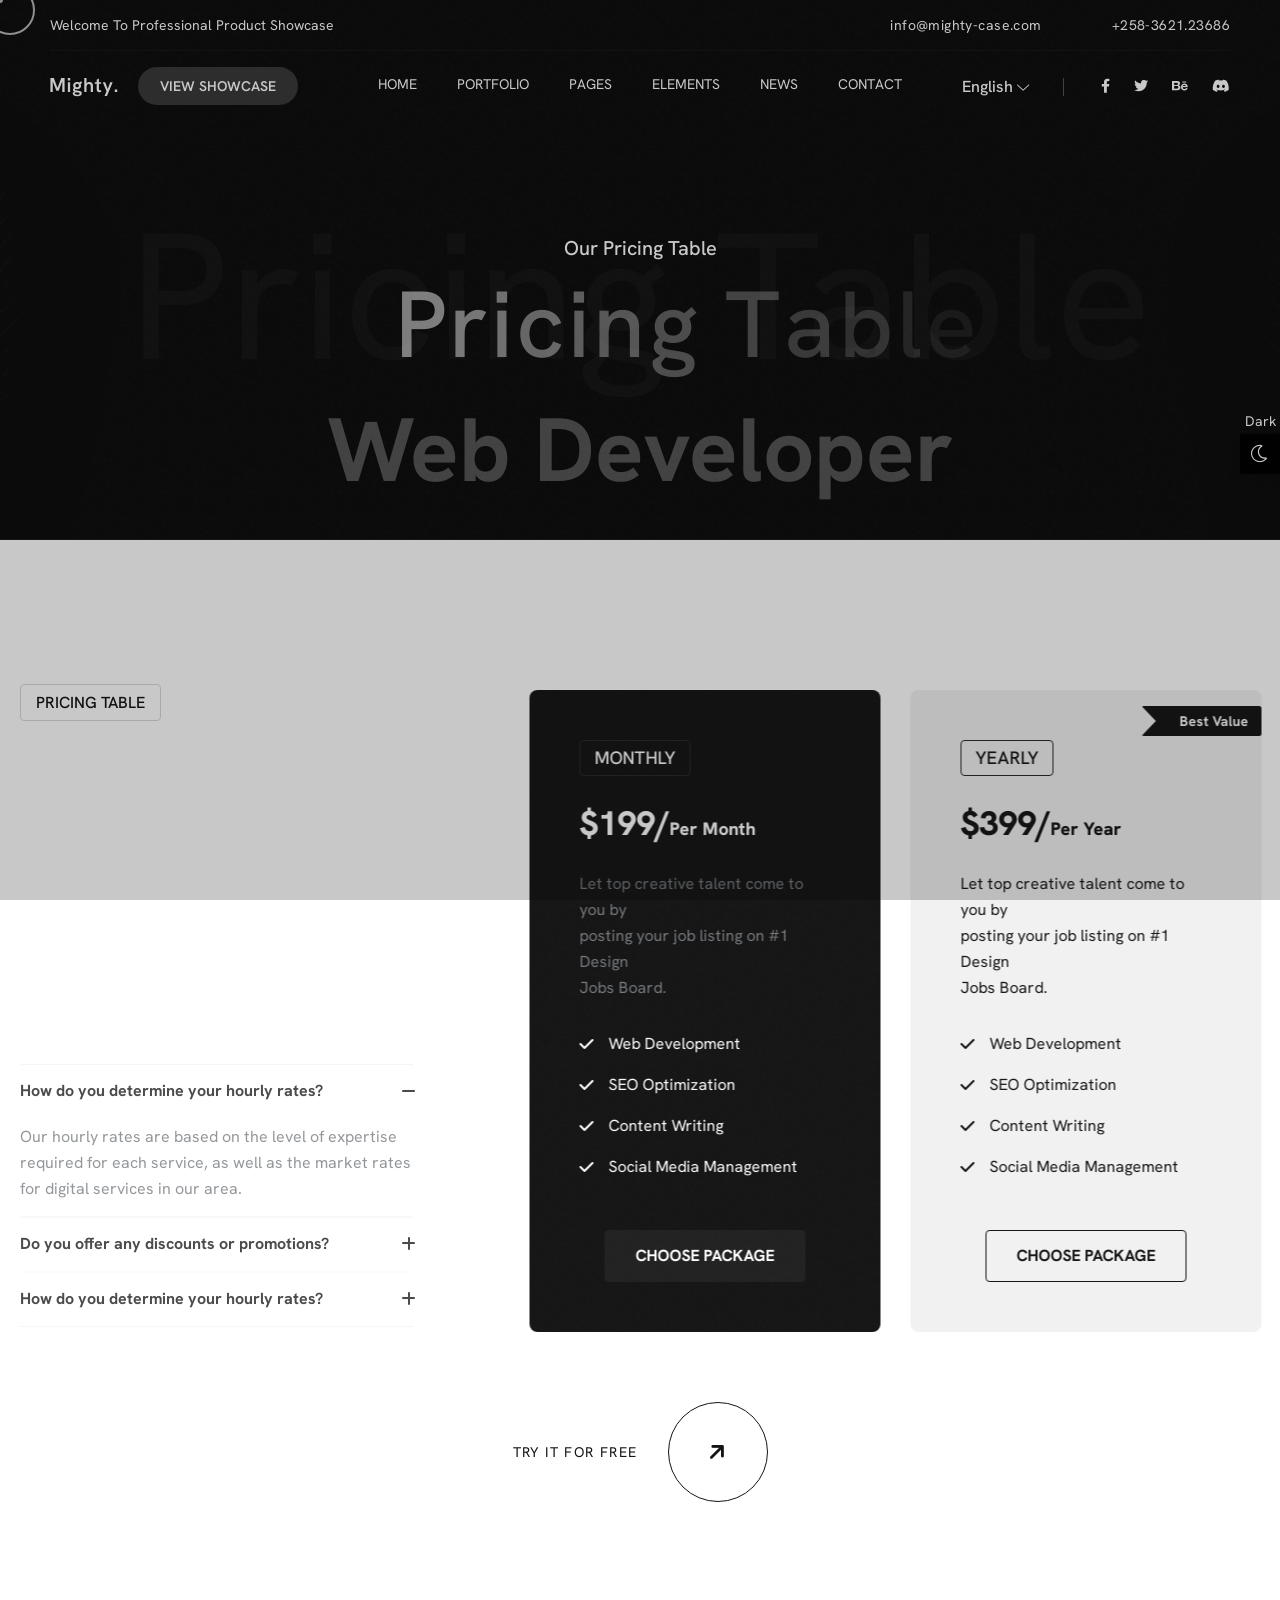
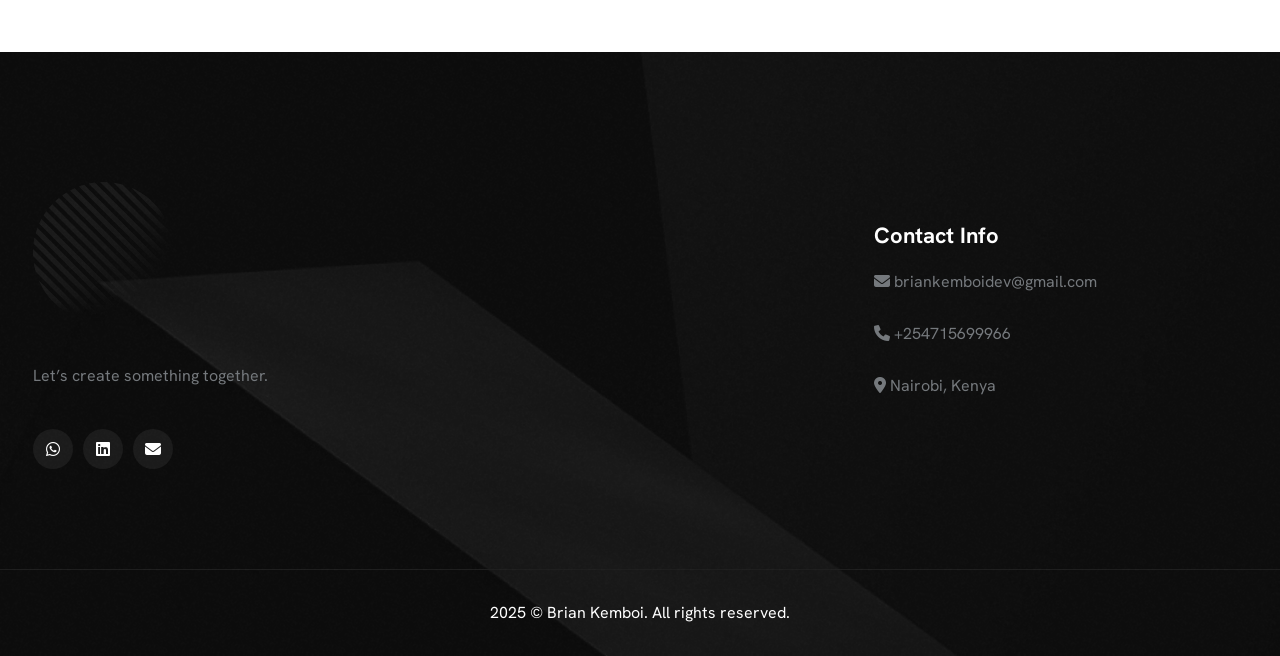
<file: pricing-table.html>
<!DOCTYPE html>
<html lang="en">

<head>
    <meta charset="UTF-8">
    <meta name="viewport" content="width=device-width, initial-scale=1.0">
    <meta name="theme-style-mode" content="1">
    <link rel="shortcut icon" type="image/x-icon" href="assets/images/fav.png">
    <title>Mighty - Creative Portfolio Template Pricing Table</title>
    <link rel="stylesheet" href="assets/css/plugins/fontawesome-6.css">
    <link rel="stylesheet" href="assets/css/plugins/swiper.min.css">
    <link rel="stylesheet" href="assets/css/vendor/metismenu.css">
    <link rel="stylesheet" href="assets/css/plugins/animate.min.css">
    <link rel="stylesheet" href="assets/css/vendor/bootstrap.min.css">
    <link rel="stylesheet" href="assets/css/style.css">
</head>

<body class="inner-page">


    <!-- Scripts style two -->
    <!-- header area two start -->
    <div class="rts-header-area-two header--sticky">
        <div class="container-150">
            <div class="row">
                <div class="col-lg-12">
                    <div class="header-top-two">
                        <div class="left">
                            <p>Welcome To Professional Product Showcase</p>
                        </div>
                        <div class="right">
                            <div class="male">
                                <a href="mailto:webmaster@example.com">info@mighty-case.com</a>
                            </div>
                            <div class="number">
                                <a href="tel:+4733378901">+258-3621.23686</a>
                            </div>
                        </div>
                    </div>
                </div>
            </div>
            <div class="row">
                <div class="col-lg-12">
                    <div class="main-header-two">
                        <div class="header-left-area">
                            <div class="logo-area">
                                <a href="index.html" class="loog">
                                    <img src="assets/images/logo/03.svg" alt="Brand__logo">
                                </a>
                            </div>
                            <a href="portfolio-grid.html" class="rts-btn btn-radious btn-dark">View Showcase</a>
                        </div>
                        <div class="header-nav-area">
                            <nav class="nav-area drop-down-rts">
                                <ul class="navbar-nav-1">
                                    <li class="menu-item main-nav-on menu-item-has-children">
                                        <a href="javascript:void(0);"><span class="rolling-text">Home</span></a>

                                        <ul class="mega-menu-01 sub-menu home-demos" style="display: block;">
                                            <li class="single-mega">
                                                <a class="tag" href="#">Home Pages</a>
                                                <ul class="main-wrapper" style="display: block;">
                                                    <li class="menu-item menu-item-home"><a class="menu-link" href="index.html">Digital Agency</a>
                                                    </li>

                                                    <li class="menu-item"><a class="menu-link" href="index-six.html">Business Agency</a></li>
                                                    <li class="menu-item"><a class="menu-link" href="index-two.html">Creative Agency</a></li>
                                                    <li class="menu-item"><a class="menu-link" href="index-three.html">Personal Portfolio</a></li>
                                                    <li class="menu-item"><a class="menu-link" href="index-four.html">Design Agency</a></li>
                                                    <li class="menu-item"><a class="menu-link" href="index-five.html">Creative Portfolio</a></li>
                                                </ul>
                                            </li>
                                            <li class="single-mega">
                                                <a class="tag" href="#">showcases</a>
                                                <ul class="main-wrapper" style="display: block;">
                                                    <li class="menu-item menu-item-home"><a class="menu-link" href="showcase-horizontal.html">Horizonal Slider</a></li>
                                                    <li class="menu-item menu-item-home"><a class="menu-link" href="showcase-carousel.html">Showcase
                                                            Carousel</a></li>
                                                    <li class="menu-item menu-item-home"><a class="menu-link" href="showcase-carousel-center-active.html">Showcase Active</a></li>
                                                    <li class="menu-item menu-item-home"><a class="menu-link" href="showcase-vertical-slider.html">Vertical Slider</a></li>
                                                    <li class="menu-item menu-item-home"><a class="menu-link" href="showcase-vertical-scroll.html">Vertical Scroll</a></li>
                                                    <li class="menu-item menu-item-home"><a class="menu-link" href="showcase-parallax-slider.html">Parallax Slider</a></li>
                                                </ul>
                                            </li>
                                            <li class="single-mega">
                                                <a class="tag" href="#">showcases</a>
                                                <ul class="main-wrapper" style="display: block;">
                                                    <li class="menu-item menu-item-home"><a class="menu-link" href="showcase-grid-slider.html">Showcase Grid Slider </a></li>
                                                    <li class="menu-item menu-item-home"><a class="menu-link" href="showcase-vertical-split.html">Vertical Split</a></li>
                                                    <li class="menu-item menu-item-home"><a class="menu-link" href="showcase-interactive-links.html">Interactive Links</a></li>
                                                    <li class="menu-item menu-item-home"><a class="menu-link" href="showcase-interactive-list.html">Interactive Lists</a></li>
                                                    <li class="menu-item menu-item-home"><a class="menu-link" href="showcase-interactive-reveal.html">Interactive reveal</a></li>
                                                    <li class="menu-item"><a class="menu-link" href="javascript:void(0);">Coming Soon</a></li>
                                                </ul>
                                            </li>

                                        </ul>

                                        <ul class="" style="display: block;">

                                        </ul>

                                    </li>
                                    <li class="menu-item main-nav-on menu-item-has-children">
                                        <a href="#"><span class="rolling-text">Portfolio</span></a>
                                        <ul class="sub-menu" style="display: block;">
                                            <li class="menu-item menu-item-home has-children-sub"><a class="menu-link" href="javascript:void(0);">Portfolio Grid</a>
                                                <ul class="sub-menu third-lvl base">
                                                    <li class="menu-item menu-item-home"><a class="nav-link" href="portfolio-grid.html"> Grid 2
                                                            Column</a></li>
                                                    <li class="menu-item menu-item-home"><a class="nav-link" href="portfolio-grid-3column.html">Grid
                                                            3 Column</a></li>
                                                    <li class="menu-item menu-item-home"><a class="nav-link" href="portfolio-full-width.html">Grid
                                                            Full Width</a></li>

                                                </ul>
                                            </li>
                                            <li class="menu-item menu-item-home has-children-sub"><a class="menu-link" href="javascript:void(0);">Portfolio List</a>
                                                <ul class="sub-menu third-lvl base">
                                                    <li class="menu-item menu-item-home"><a href="portfolio-two.html">Portfolio List</a></li>
                                                    <li class="menu-item menu-item-home"><a href="showcase-interactive-list.html">Interactive
                                                            Lists</a></li>
                                                </ul>

                                            </li>
                                            <li class="menu-item menu-item-home"><a class="menu-link" href="portfolio-one.html">Portfolio
                                                    Masonry</a></li>
                                            <li class="menu-item menu-item-home"><a class="menu-link" href="portfolio-filter.html">Portfolio
                                                    Filter</a></li>
                                            <li class="menu-item menu-item-home has-children-sub"><a class="menu-link" href="javascript:void(0);">Portfolio Details</a>
                                                <ul class="sub-menu third-lvl base">
                                                    <li class="menu-item menu-item-home"><a class="nav-link" href="portfolio-details.html">Portfolio
                                                            Details</a></li>
                                                    <li class="menu-item menu-item-home"><a class="nav-link" href="portfolio-details-two.html">Portfolio Details Two</a></li>
                                                    <li class="menu-item menu-item-home"><a class="nav-link" href="portfolio-details-three.html">Portfolio Details Three</a></li>
                                                    <li class="menu-item menu-item-home"><a class="nav-link" href="portfolio-details-four.html">Portfolio Details Four</a></li>
                                                    <li class="menu-item menu-item-home"><a class="nav-link" href="portfolio-details-slider.html">Portfolio Details Slider</a></li>
                                                </ul>
                                            </li>
                                        </ul>
                                    </li>
                                    <li class="menu-item main-nav-on menu-item-has-children">
                                        <a href="javascript:void(0);"><span class="rolling-text">Pages</span></a>
                                        <ul class="sub-menu" style="display: block;">
                                            <li class="menu-item menu-item-home"><a class="menu-link" href="about.html">About Us</a></li>
                                            <li class="menu-item menu-item-home"><a class="menu-link" href="service-1.html">Services V.1</a></li>
                                            <li class="menu-item menu-item-home"><a class="menu-link" href="service-2.html">Services V.2</a></li>
                                            <li class="menu-item menu-item-home"><a class="menu-link" href="service-3.html">Services V.3</a></li>
                                            <li class="menu-item menu-item-home"><a class="menu-link" href="service-details.html">Services
                                                    Details</a></li>
                                            <li class="menu-item menu-item-home"><a class="menu-link" href="coming-soon.html">Coming Soon</a></li>
                                            <li class="menu-item menu-item-home"><a class="menu-link" href="error.html">404 Page</a></li>
                                        </ul>
                                    </li>
                                    <li class="menu-item main-nav-on menu-item-has-children">
                                        <a href="javascript:void(0);"><span class="rolling-text">Elements</span></a>
                                        <ul class="mega-menu-01 sub-menu elements" style="display: block;">
                                            <li class="single-mega">
                                                <a class="tag" href="#">Widgets</a>
                                                <ul class="main-wrapper" style="display: block;">
                                                    <li class="menu-item menu-item-home"><a class="menu-link" href="accordion.html">Accordion</a>
                                                    </li>
                                                    <li class="menu-item"><a class="menu-link" href="banner.html">Our Banner</a></li>
                                                    <li class="menu-item"><a class="menu-link" href="blog-elements.html">Our Blogs</a></li>
                                                    <li class="menu-item"><a class="menu-link" href="buttons.html">Buttons</a></li>
                                                    <li class="menu-item"><a class="menu-link" href="cta.html">Call To Action</a></li>
                                                </ul>
                                            </li>
                                            <li class="single-mega">
                                                <a class="tag" href="#">Widgets</a>
                                                <ul class="main-wrapper" style="display: block;">
                                                    <li class="menu-item"><a class="menu-link" href="carousel.html">Carousel</a></li>
                                                    <li class="menu-item menu-item-home"><a class="menu-link" href="circle-progress.html">Circle
                                                            Progress</a></li>
                                                    <li class="menu-item menu-item-home"><a class="menu-link" href="clients-logo.html">Client
                                                            Logo</a></li>
                                                    <li class="menu-item menu-item-home"><a class="menu-link" href="contact-form.html">Contact
                                                            Form</a></li>
                                                    <li class="menu-item menu-item-home"><a class="menu-link" href="counter.html">Counter Up</a>
                                                    </li>
                                                </ul>
                                            </li>
                                            <li class="single-mega">
                                                <a class="tag" href="#">Widgets</a>
                                                <ul class="main-wrapper" style="display: block;">
                                                    <li class="menu-item menu-item-home"><a class="menu-link" href="heading.html">Typography</a>
                                                    </li>
                                                    <li class="menu-item menu-item-home"><a class="menu-link" href="service-card.html">Service
                                                            Card</a></li>
                                                    <li class="menu-item menu-item-home"><a class="menu-link" href="service-list-revel.html">Service
                                                            List</a></li>
                                                    <li class="menu-item menu-item-home"><a class="menu-link" href="pricing-table.html">Pricing
                                                            Table</a></li>
                                                    <li class="menu-item menu-item-home"><a class="menu-link" href="tab.html">Our Tab Style</a></li>
                                                </ul>
                                            </li>
                                            <li class="single-mega">
                                                <a class="tag" href="#">Widgets</a>
                                                <ul class="main-wrapper" style="display: block;">
                                                    <li class="menu-item menu-item-home"><a class="menu-link" href="filter.html">Our Filter
                                                            Style</a></li>
                                                    <li class="menu-item menu-item-home"><a class="menu-link" href="team-style.html">Our Awesome
                                                            Team</a></li>
                                                    <li class="menu-item menu-item-home"><a class="menu-link" href="testimonials.html">Testimonials</a></li>
                                                    <li class="menu-item menu-item-home"><a class="menu-link" href="about-style.html">About
                                                            Style</a></li>
                                                    <li class="menu-item menu-item-home"><a class="menu-link" href="footer-style.html">Footer
                                                            Styles</a></li>
                                                </ul>
                                            </li>
                                        </ul>
                                    </li>
                                    <li class="menu-item main-nav-on menu-item-has-children">
                                        <a href="javascript:void(0);"><span class="rolling-text">News</span></a>
                                        <ul class="sub-menu" style="display: block;">
                                            <li class="menu-item menu-item-home"><a class="menu-link" href="blog.html">Our Blog</a></li>
                                            <li class="menu-item menu-item-home"><a class="menu-link" href="blog-sidebar.html">Blog Sidebar
                                                    Right</a></li>
                                            <li class="menu-item menu-item-home"><a class="menu-link" href="blog-sidebar-left.html">Blog Sidebar
                                                    Left</a></li>
                                            <li class="menu-item menu-item-home has-children-sub">
                                                <a class="menu-link" href="javascript:void(0);">Blog Details</a>
                                                <ul class="sub-menu third-lvl base">
                                                    <li class="menu-item menu-item-home"><a class="nav-link" href="blog-details.html">Blog
                                                            Details</a></li>
                                                    <li class="menu-item menu-item-home"><a class="nav-link" href="blog-details-two.html">Blog
                                                            Details Two</a></li>
                                                    <li class="menu-item menu-item-home"><a class="nav-link" href="blog-detailsleft-sidebar.html">Blog Details Left</a></li>
                                                    <li class="menu-item menu-item-home"><a class="nav-link" href="blog-detailsright-sidebar.html">Blog Details Right</a></li>
                                                </ul>

                                            </li>
                                        </ul>
                                    </li>
                                    <li class="menu-item main-nav-on">
                                        <a class="menu-link" href="contact.html"><span class="rolling-text">Contact</span></a>
                                    </li>
                                </ul>
                            </nav>
                        </div>
                        <div class="header-right">
                            <div class="language-check">
                                <!-- check -->
                                <div class="input-group">
                                    <button type="button" data-bs-toggle="dropdown" aria-expanded="false">English
                                        <i class="fa-sharp fa-light fa-chevron-down"></i>
                                    </button>
                                    <ul class="dropdown-menu">
                                        <li><a class="dropdown-item" href="#">Chinese</a></li>
                                        <li><a class="dropdown-item" href="#">Spanish</a></li>
                                        <li><a class="dropdown-item" href="#">Arabic</a></li>
                                        <li><a class="dropdown-item" href="#">Portuguese</a></li>
                                    </ul>
                                </div>
                                <!-- check -->
                            </div>
                            <!-- social area start -->
                            <div class="social-transparent-wrapper">
                                <ul>
                                    <li><a href="#"><i class="fa-brands fa-facebook-f"></i></a></li>
                                    <li><a href="#"><i class="fa-brands fa-twitter"></i></a></li>
                                    <li><a href="#"><i class="fa-brands fa-behance"></i></a></li>
                                    <li><a href="#"><i class="fa-brands fa-discord"></i></a></li>
                                </ul>
                            </div>
                            <!-- social area end -->
                            <div class="menu-btn">

                                <div class="rts-offcanvas-wrapper">
                                    <div class="container-menu">
                                        <div class="action-menu">
                                            <div class="close-event"></div>
                                            <div class="open-event">
                                                <!-- <div class="text">
                        <span>Menu</span>
                        <span>Close</span>
                    </div> -->
                                                <div class="burger">
                                                    <svg viewBox="0 0 15 15" fill="none" xmlns="http://www.w3.org/2000/svg" class="icon-close" data-v-649bbaab="">
                                                        <line x1="13.788" y1="1.28816" x2="1.06011" y2="14.0161" stroke="currentColor" stroke-width="1.2"></line>
                                                        <line x1="1.06049" y1="1.43963" x2="13.7884" y2="14.1675" stroke="currentColor" stroke-width="1.2"></line>
                                                    </svg>
                                                    <svg viewBox="0 0 18 12" fill="none" xmlns="http://www.w3.org/2000/svg" class="icon-burger" data-v-649bbaab="">
                                                        <line x1="18" y1="0.6" y2="0.6" stroke="currentColor" stroke-width="1.2" data-v-649bbaab=""></line>
                                                        <line x1="18" y1="5.7167" y2="5.7167" stroke="currentColor" stroke-width="1.2" data-v-649bbaab=""></line>
                                                        <line x1="18" y1="10.8334" y2="10.8334" stroke="currentColor" stroke-width="1.2" data-v-649bbaab=""></line>
                                                    </svg>
                                                </div>
                                            </div>
                                        </div>
                                    </div>
                                    <div class="rts-fs-menu">
                                        <div class="rts-fs-container row">

                                            <div class="rts-fs--nav col-12 col-md-6">
                                                <ul id="primary-menu" class="navbar-nav-button">
                                                    <li id="menu-item-76" class="menu-item menu-item-has-children">
                                                        <a href="#">Home<span><svg height="24" viewBox="0 0 24 24" width="24"
                                    xmlns="http://www.w3.org/2000/svg">
                                    <path class="heroicon-ui"
                                        d="M18.59 13H3a1 1 0 0 1 0-2h15.59l-5.3-5.3a1 1 0 1 1 1.42-1.4l7 7a1 1 0 0 1 0 1.4l-7 7a1 1 0 0 1-1.42-1.4l5.3-5.3z">
                                    </path>
                                </svg></span></a>
                                                        <ul class="sub-menu">
                                                            <li class="menu-item menu-item-home current-menu-item page_item">
                                                                <a href="index.html" aria-current="page">Digital Agency</a>
                                                            </li>
                                                            <li class="menu-item">
                                                                <a href="index-two.html">Creative Agency</a>
                                                            </li>
                                                            <li class="menu-item">
                                                                <a href="index-three.html">Personal Portfolio</a>
                                                            </li>
                                                            <li class="menu-item">
                                                                <a href="index-four.html">Design Agency</a>
                                                            </li>
                                                            <li class="menu-item">
                                                                <a href="index-five.html">Creative Portfolio</a>
                                                            </li>
                                                            <li class="menu-item">
                                                                <a href="index-six.html">Business Agency</a>
                                                            </li>
                                                        </ul>
                                                    </li>
                                                    <li id="menu-item-767" class="menu-item menu-item-has-children">
                                                        <a href="#">Showcase One<span><svg height="24" viewBox="0 0 24 24" width="24"
                                    xmlns="http://www.w3.org/2000/svg">
                                    <path class="heroicon-ui"
                                        d="M18.59 13H3a1 1 0 0 1 0-2h15.59l-5.3-5.3a1 1 0 1 1 1.42-1.4l7 7a1 1 0 0 1 0 1.4l-7 7a1 1 0 0 1-1.42-1.4l5.3-5.3z">
                                    </path>
                                </svg></span></a>
                                                        <ul class="sub-menu">
                                                            <li class="menu-item menu-item-home current-menu-item page_item">
                                                                <a href="showcase-horizontal.html" aria-current="page">Horizontal Slider</a>
                                                            </li>
                                                            <li class="menu-item">
                                                                <a href="showcase-vertical-slider.html">Vertical Slider</a>
                                                            </li>
                                                            <li class="menu-item">
                                                                <a href="showcase-carousel.html">Showcase Carousel</a>
                                                            </li>
                                                            <li class="menu-item">
                                                                <a href="showcase-vertical-scroll.html">Vertical Scroll</a>
                                                            </li>
                                                            <li class="menu-item">
                                                                <a href="showcase-parallax-slider.html">Parallax Slider</a>
                                                            </li>
                                                        </ul>
                                                    </li>
                                                    <li id="menu-item-768" class="menu-item menu-item-has-children">
                                                        <a href="#">Showcase Two<span><svg height="24" viewBox="0 0 24 24" width="24"
                                    xmlns="http://www.w3.org/2000/svg">
                                    <path class="heroicon-ui"
                                        d="M18.59 13H3a1 1 0 0 1 0-2h15.59l-5.3-5.3a1 1 0 1 1 1.42-1.4l7 7a1 1 0 0 1 0 1.4l-7 7a1 1 0 0 1-1.42-1.4l5.3-5.3z">
                                    </path>
                                </svg></span></a>
                                                        <ul class="sub-menu">
                                                            <li class="menu-item menu-item-home current-menu-item page_item">
                                                                <a href="showcase-grid-slider.html" aria-current="page">Showcase Grid Slider</a>
                                                            </li>
                                                            <li class="menu-item">
                                                                <a href="showcase-vertical-split.html">Vertical Split</a>
                                                            </li>
                                                            <li class="menu-item">
                                                                <a href="showcase-interactive-links.html">Interactive Links</a>
                                                            </li>
                                                            <li class="menu-item">
                                                                <a href="showcase-interactive-list.html">Interactive Lists</a>
                                                            </li>
                                                            <li class="menu-item">
                                                                <a href="showcase-interactive-reveal.html">Interactive Reveal</a>
                                                            </li>
                                                        </ul>
                                                    </li>
                                                    <li class="menu-item menu-item-has-children">
                                                        <a href="#">Portfolio<span><svg height="24" viewBox="0 0 24 24" width="24"
                                    xmlns="http://www.w3.org/2000/svg">
                                    <path class="heroicon-ui"
                                        d="M18.59 13H3a1 1 0 0 1 0-2h15.59l-5.3-5.3a1 1 0 1 1 1.42-1.4l7 7a1 1 0 0 1 0 1.4l-7 7a1 1 0 0 1-1.42-1.4l5.3-5.3z">
                                    </path>
                                </svg></span></a>
                                                        <ul class="sub-menu">
                                                            <li class="menu-item menu-item-has-children">
                                                                <a href="#">Portfolio Grid <span><svg height="24" viewBox="0 0 24 24" width="24"
                                        xmlns="http://www.w3.org/2000/svg">
                                        <path class="heroicon-ui"
                                            d="M18.59 13H3a1 1 0 0 1 0-2h15.59l-5.3-5.3a1 1 0 1 1 1.42-1.4l7 7a1 1 0 0 1 0 1.4l-7 7a1 1 0 0 1-1.42-1.4l5.3-5.3z">
                                        </path>
                                    </svg></span></a>
                                                                <ul class="sub-menu">
                                                                    <li class="menu-item"><a href="portfolio-grid.html">Grid 2 Column</a></li>
                                                                    <li class="menu-item"><a href="portfolio-grid-3column.html">Grid 3 Column</a></li>
                                                                    <li class="menu-item"><a href="portfolio-full-width.html">Grid Full Width</a></li>
                                                                </ul>
                                                            </li>
                                                            <li class="menu-item menu-item-has-children">
                                                                <a href="#">Portfolio List <span><svg height="24" viewBox="0 0 24 24" width="24"
                                        xmlns="http://www.w3.org/2000/svg">
                                        <path class="heroicon-ui"
                                            d="M18.59 13H3a1 1 0 0 1 0-2h15.59l-5.3-5.3a1 1 0 1 1 1.42-1.4l7 7a1 1 0 0 1 0 1.4l-7 7a1 1 0 0 1-1.42-1.4l5.3-5.3z">
                                        </path>
                                    </svg></span></a>
                                                                <ul class="sub-menu">
                                                                    <li class="menu-item"><a href="portfolio-two.html">Portfolio List</a></li>
                                                                    <li class="menu-item"><a href="showcase-interactive-list.html">Interactive Lists</a></li>
                                                                </ul>
                                                            </li>
                                                            <li class="menu-item"><a href="portfolio-one.html">Portfolio Masonry</a></li>
                                                            <li class="menu-item"><a href="portfolio-filter.html">Portfolio Filter</a></li>
                                                            <li class="menu-item menu-item-has-children">
                                                                <a href="#">Portfolio Details <span><svg height="24" viewBox="0 0 24 24" width="24"
                                        xmlns="http://www.w3.org/2000/svg">
                                        <path class="heroicon-ui"
                                            d="M18.59 13H3a1 1 0 0 1 0-2h15.59l-5.3-5.3a1 1 0 1 1 1.42-1.4l7 7a1 1 0 0 1 0 1.4l-7 7a1 1 0 0 1-1.42-1.4l5.3-5.3z">
                                        </path>
                                    </svg></span></a>
                                                                <ul class="sub-menu">
                                                                    <li class="menu-item"><a href="portfolio-details.html">Portfolio Details</a></li>
                                                                    <li class="menu-item"><a href="portfolio-details-two.html">Portfolio Details Two</a></li>
                                                                    <li class="menu-item"><a href="portfolio-details-three.html">Portfolio Details Three</a></li>
                                                                    <li class="menu-item"><a href="portfolio-details-four.html">Portfolio Details Four</a></li>
                                                                    <li class="menu-item"><a href="portfolio-details-slider.html">Portfolio Details Slider</a></li>
                                                                </ul>
                                                            </li>
                                                        </ul>
                                                    </li>
                                                    <li class="menu-item menu-item-has-children">
                                                        <a href="#">Pages
                                                            <span>
                                <svg height="24" viewBox="0 0 24 24" width="24"
                                        xmlns="http://www.w3.org/2000/svg">
                                        <path class="heroicon-ui"
                                            d="M18.59 13H3a1 1 0 0 1 0-2h15.59l-5.3-5.3a1 1 0 1 1 1.42-1.4l7 7a1 1 0 0 1 0 1.4l-7 7a1 1 0 0 1-1.42-1.4l5.3-5.3z">
                                        </path>
                                </svg>
                            </span>
                                                        </a>
                                                        <ul class="sub-menu">
                                                            <li class="menu-item"><a href="about.html">About Me</a></li>
                                                            <li class="menu-item"><a href="service-1.html">Services V.1</a></li>
                                                            <li class="menu-item"><a href="service-2.html">Services V.2</a></li>
                                                            <li class="menu-item"><a href="service-3.html">Services V.3</a></li>
                                                            <li class="menu-item"><a href="service-details.html">Services details</a></li>
                                                            <li class="menu-item"><a href="coming-soon.html">Coming Soon</a></li>
                                                            <li class="menu-item"><a href="error.html">404 Page</a></li>
                                                        </ul>
                                                    </li>
                                                    <li class="menu-item menu-item-has-children">
                                                        <a href="#">News<span><svg height="24" viewBox="0 0 24 24" width="24"
                                    xmlns="http://www.w3.org/2000/svg">
                                    <path class="heroicon-ui"
                                        d="M18.59 13H3a1 1 0 0 1 0-2h15.59l-5.3-5.3a1 1 0 1 1 1.42-1.4l7 7a1 1 0 0 1 0 1.4l-7 7a1 1 0 0 1-1.42-1.4l5.3-5.3z">
                                    </path>
                                </svg></span></a>
                                                        <ul class="sub-menu">
                                                            <li class="menu-item"><a href="blog.html">Our Blog</a></li>
                                                            <li class="menu-item"><a href="blog-sidebar.html">Blog Sidebar Right</a></li>
                                                            <li class="menu-item"><a href="blog-sidebar-left.html">Blog Sidebar Left</a></li>
                                                            <li class="menu-item menu-item-has-children">
                                                                <a href="#">Blog Details<span><svg height="24" viewBox="0 0 24 24" width="24"
                                            xmlns="http://www.w3.org/2000/svg">
                                            <path class="heroicon-ui"
                                                d="M18.59 13H3a1 1 0 0 1 0-2h15.59l-5.3-5.3a1 1 0 1 1 1.42-1.4l7 7a1 1 0 0 1 0 1.4l-7 7a1 1 0 0 1-1.42-1.4l5.3-5.3z">
                                            </path>
                                        </svg></span></a>
                                                                <ul class="sub-menu">
                                                                    <li class="menu-item"><a href="blog-details.html">Blog Details</a></li>
                                                                    <li class="menu-item"><a href="blog-details-two.html">Blog Details Two</a></li>
                                                                    <li class="menu-item"><a href="blog-detailsleft-sidebar.html">Blog Details Left</a></li>
                                                                    <li class="menu-item"><a href="blog-detailsright-sidebar.html">Blog Details Right</a></li>
                                                                </ul>
                                                            </li>
                                                        </ul>
                                                    </li>
                                                    <li class="menu-item"><a href="contact.html">Contact</a></li>
                                                </ul>
                                            </div>

                                            <div class="rts-fs--contacts col-12 col-md-6">
                                                <div class="contact-inner">
                                                    <div class="contact-information">
                                                        <h2 class="heading-title">Our Office</h2>
                                                        <div class="address">
                                                            <ul>
                                                                <li>
                                                                    <p>98 Post St, Maxuel Street, Frankfurt</p>
                                                                </li>
                                                                <li>
                                                                    <p>575 Market St, Maxuel Street, Frankfurt</p>
                                                                </li>
                                                            </ul>
                                                        </div>
                                                    </div>
                                                    <div class="contact-information">
                                                        <h2 class="heading-title">Get In Touch</h2>
                                                        <div class="contact">
                                                            <ul>
                                                                <li><a href="mailto:information.mighty.com" class="mail">information.mighty.com</a></li>
                                                                <li><a href="tel:28586235932159" class="number">+2858 62359 32159</a></li>
                                                            </ul>
                                                        </div>
                                                        <div class="rts-social-area-one">
                                                            <ul>
                                                                <li><a href="#"><i class="fa-brands fa-facebook-f"></i></a></li>
                                                                <li><a href="#"><i class="fa-brands fa-twitter"></i></a></li>
                                                                <li><a href="#"><i class="fa-brands fa-whatsapp"></i></a></li>
                                                                <li><a href="#"><i class="fa-brands fa-skype"></i></a></li>
                                                            </ul>
                                                        </div>
                                                    </div>
                                                </div>
                                            </div>

                                        </div>
                                    </div>
                                </div>
                            </div>
                        </div>
                    </div>
                </div>
            </div>
        </div>
    </div>
    <!-- header area two end -->

    <!-- Scripts style two End -->


    <!-- Scripts style two -->
    <!-- rts bread crumba rea start -->
    <div class="rts-breadcrumb-area bg_image">
        <div class="container">
            <div class="row">
                <div class="col-lg-12">
                    <div class="baread-crumb-main-wrapper pt--100">
                        <div class="inner">
                            <span class="works">Our Pricing Table</span>
                            <h1 class="title rts_hero__title">Pricing Table</h1>
                            <span class="bg-text">Pricing Table</span>
                        </div>
                    </div>
                </div>
            </div>
        </div>
    </div>
    <!-- rts bread crumba rea end -->
    <!-- Scripts style two End -->

    <!-- rts pricing area start -->
    <div class="rts-pricing-area rts-section-gap position-relative bg-white">
        <div class="container-2">
            <div class="row">
                <div class="col-lg-12">
                    <div class="grid-lines-wrapper">
                        <div class="grid-lines">
                            <div class="grid-line"></div>
                            <div class="grid-line"></div>
                            <div class="grid-line"></div>
                            <div class="grid-line"></div>
                        </div>
                    </div>
                </div>
            </div>
            <div class="row g-5">
                <div class="col-lg-4 col-md-12 col-sm-12 col-12">
                    <div class="pricing-left-area">
                        <div class="title-area">
                            <span class="sub-title">Pricing Table</span>
                            <h2 class="title mt--30 quote">Affordable <br>
                                Pricing Plans to <br>
                                Meet Your Needs</h2>
                        </div>
                    </div>
                    <div class="accordion-area-start-one">
                        <div class="accordion" id="accordionExample">
                            <div class="accordion-item rts-slide-up-gsap">
                                <h2 class="accordion-header" id="headingOne">
                                    <button class="accordion-button" type="button" data-bs-toggle="collapse" data-bs-target="#collapseOne" aria-expanded="true" aria-controls="collapseOne">
                                        How do you determine your hourly rates?
                                    </button>
                                </h2>
                                <div id="collapseOne" class="accordion-collapse collapse show" aria-labelledby="headingOne" data-bs-parent="#accordionExample">
                                    <div class="accordion-body">
                                        Our hourly rates are based on the level of expertise required for each service, as well as the market rates for digital services in our area.
                                    </div>
                                </div>
                            </div>
                            <div class="accordion-item rts-slide-up-gsap">
                                <h2 class="accordion-header" id="headingTwo">
                                    <button class="accordion-button collapsed" type="button" data-bs-toggle="collapse" data-bs-target="#collapseTwo" aria-expanded="false" aria-controls="collapseTwo">
                                        Do you offer any discounts or promotions?
                                    </button>
                                </h2>
                                <div id="collapseTwo" class="accordion-collapse collapse" aria-labelledby="headingTwo" data-bs-parent="#accordionExample">
                                    <div class="accordion-body">
                                        Our hourly rates are based on the level of expertise required for each service, as well as the market rates for digital services in our area.
                                    </div>
                                </div>
                            </div>
                            <div class="accordion-item rts-slide-up-gsap">
                                <h2 class="accordion-header" id="headingThree">
                                    <button class="accordion-button collapsed" type="button" data-bs-toggle="collapse" data-bs-target="#collapseThree" aria-expanded="false" aria-controls="collapseThree">
                                        How do you determine your hourly rates?
                                    </button>
                                </h2>
                                <div id="collapseThree" class="accordion-collapse collapse" aria-labelledby="headingThree" data-bs-parent="#accordionExample">
                                    <div class="accordion-body">
                                        Our hourly rates are based on the level of expertise required for each service, as well as the market rates for digital services in our area.
                                    </div>
                                </div>
                            </div>
                        </div>
                    </div>
                </div>
                <div class="col-lg-8 col-md-12 pl--100 pl_md--15 pl_sm--15 plr_md--20 plr_sm--20">
                    <div class="row g-5 rts-slide-left-gsap">
                        <div class="col-lg-6 col-md-6">
                            <div class="single-pricing-area-start active card-tilt">
                                <span class="pre-title">Monthly</span>
                                <h2 class="title">$199/<span>Per Month</span></h2>
                                <p class="dsic">
                                    Let top creative talent come to you by <br> posting your job listing on #1 Design <br> Jobs Board.
                                </p>
                                <div class="single-fc">
                                    <i class="fa-solid fa-check"></i>
                                    <p>Web Development</p>
                                </div>
                                <div class="single-fc">
                                    <i class="fa-solid fa-check"></i>
                                    <p>SEO Optimization</p>
                                </div>
                                <div class="single-fc">
                                    <i class="fa-solid fa-check"></i>
                                    <p>Content Writing</p>
                                </div>
                                <div class="single-fc">
                                    <i class="fa-solid fa-check"></i>
                                    <p>Social Media Management</p>
                                </div>
                                <a href="#" class="pricing-btn">Choose Package</a>
                            </div>
                        </div>
                        <div class="col-lg-6 col-md-6">
                            <div class="single-pricing-area-start card-tilt">
                                <div class="badge">
                                    <span>Best Value</span>
                                </div>
                                <span class="pre-title">Yearly</span>
                                <h2 class="title">$399/<span>Per Year</span></h2>
                                <p class="dsic">
                                    Let top creative talent come to you by <br> posting your job listing on #1 Design <br> Jobs Board.
                                </p>
                                <div class="single-fc">
                                    <i class="fa-solid fa-check"></i>
                                    <p>Web Development</p>
                                </div>
                                <div class="single-fc">
                                    <i class="fa-solid fa-check"></i>
                                    <p>SEO Optimization</p>
                                </div>
                                <div class="single-fc">
                                    <i class="fa-solid fa-check"></i>
                                    <p>Content Writing</p>
                                </div>
                                <div class="single-fc">
                                    <i class="fa-solid fa-check"></i>
                                    <p>Social Media Management</p>
                                </div>
                                <a href="#" class="pricing-btn">Choose Package</a>
                            </div>
                        </div>
                    </div>
                </div>
            </div>
            <div class="row">
                <div class="col-lg-12">
                    <div class="btn--area-center">
                        <a href="#" class="learn-more-btn">Try It for free<i class="fa-solid fa-arrow-up-right"></i></a>
                    </div>
                </div>
            </div>
        </div>
    </div>
    <!-- rts pricing area end -->





    <!-- rts footer two area start -->
    <div class="rts-footer-two-area bg-footer-2 bg_image">
        <div class="container-n">
            <div class="row">
                <div class="col-lg-12 pt--130 pt_sm--60 pb--100 pb_sm--50">
                    <div class="footer-two-wrapper-content">
                        <!-- footer left start -->
                        <div class="footer-left-two">
                            <a href="index.html" class="logo">
                                <img src="assets/images/banner/06.png" alt="logo">
                            </a>
                            <p class="disc">
                                Let’s create something together.
                            </p>
                            <div class="rts-social-area-one">
                                <ul>
                                    <li>
                                        <a href="https://wa.me/254715699966?text=Hello,%20I%20am%20interested%20in%20your%20web%20development%20services." target="_blank">
                                          <i class="fa-brands fa-whatsapp"></i>
                                        </a>
                                      </li>
                                      <li><a href="https://www.linkedin.com/in/brian-kemboi-b65444140?utm_source=share&utm_campaign=share_via&utm_content=profile&utm_medium=ios_app"><i class="fa-brands fa-linkedin"></i></a></li>
                                      <!-- <li><a href="#"><i class="fa-brands fa-skype"></i></a></li> -->
                                      <li>
                                        <a href="mailto:briankemboidev@gmail.com">
                                          <i class="fa-solid fa-envelope"></i>
                                        </a>
                                    </li>
                                </ul>
                            </div>
                        </div>
                        <!-- footer left end -->

                        <!-- footer right area start -->
                        <div class="footer-right-two">
                            <!-- contact info -->
                            <div class="contact-information">
                                <h5 class="title">Contact Info</h5>

                                <a href="#" class="number">
                                    <i class="fas fa-envelope"></i> briankemboidev@gmail.com
                                </a> <br>
                                <a href="#" class="number">
                                    <i class="fas fa-phone"></i> +254715699966
                                </a> <br>
                                <a href="#" class="map">
                                    <i class="fas fa-map-marker-alt"></i> Nairobi, Kenya
                                </a>
                            </div>
                            <!-- contact info end -->
                            <!-- contact info -->
                            <div class="contact-information input">
                                <!-- <p class="map">Subscribe our newsletter for future updates. don’t <br> worry we don’t
                                    spam your email address</p>
                                <form action="#" class="form-footer-2">
                                    <label for="email-1"><i class="fa-regular fa-envelope"></i></label>
                                    <input id="email-1" type="email" placeholder="Enter your email..." required>
                                    <button type="submit">Subscribe</button>
                                </form> -->
                            </div>
                            <!-- contact info end -->
                        </div>
                        <!-- footer right area end -->
                    </div>
                </div>
                <div class="col-lg-12">
                    <!-- copyright-area-start -->
                    <div class="copy-right-area-start-two">
                        <p class="left">2025 © Brian Kemboi. All rights reserved.</p>

                    </div>
                    <!-- copyright-area-end -->
                </div>
            </div>
        </div>
    </div>
    <!-- rts footer two area end -->


    <!-- Scripts style two -->
    <div class="loading-screen" id="loading-screen">
        <span class="bar top-bar"></span>
        <span class="bar down-bar"></span>
        <span class="progress-line"></span>
        <span class="loading-counter"> </span>
    </div>


    <div class="bg-noise"></div>


    <!-- back to top start -->
    <div class="progress-wrap">
        <svg class="progress-circle svg-content" width="100%" height="100%" viewBox="-1 -1 102 102">
            <path d="M50,1 a49,49 0 0,1 0,98 a49,49 0 0,1 0,-98"></path>
        </svg>
    </div>
    <!-- back to top end -->



    <!-- pre loader start -->
    <div class="rts-cursor cursor-outer" data-default="yes" data-link="yes" data-slider="no">
        <span class="fn-cursor"></span>
    </div>
    <div class="rts-cursor cursor-inner" data-default="yes" data-link="yes" data-slider="no">
        <span class="fn-cursor">
            <span class="fn-left"></span>
            <span class="fn-right"></span>
        </span>
    </div>
    <!-- pre loader end -->



    <!-- dark light switcher start-->
    <div class="modal-sidebar-scroll rts-dark-light">
        <ul>
            <li class="go-dark-w"><span>Dark</span><i class="rts-go-dark fal fa-moon"></i></li>
            <li class="go-light-w"><span>Light</span><i class="rts-go-light fa-light fa-brightness"></i></li>
        </ul>
    </div>
    <!-- dark light switcher end -->




    <script defer src="assets/js/vendor/jquery.min.js"></script>
    <script defer src="assets/js/plugins/bootstrap.min.js"></script>
    <script defer src="assets/js/plugins/contact.form.js"></script>
    <script defer src="assets/js/vendor/waypoint.js"></script>
    <script defer src="assets/js/plugins/swiper.js"></script>


    <!-- for side bar sticky -->
    <script defer src="assets/js/plugins/resizer-sensor.js"></script>
    <script defer src="assets/js/plugins/sticky-sidebar.js"></script>
    <!-- for side bar sticky end-->

    <script defer src="assets/js/plugins/isotop.js"></script>
    <script defer src="assets/js/plugins/imagesloaded.pkgd.min.js"></script>

    <script defer src="assets/js/plugins/smoothscroll-varticle.js"></script>
    <script defer src="assets/js/vendor/gsap.js"></script>
    <script defer src="assets/js/plugins/scrolltiger.js"></script>
    <script defer src="assets/js/plugins/scrolltoplugin.js"></script>
    <script defer src="assets/js/plugins/splittext.js"></script>
    <script defer src="assets/js/plugins/smoothscroll.js"></script>

    <!-- title opacity scroll magix -->
    <script defer src="assets/js/plugins/scrollmagic.js"></script>
    <script defer src="assets/js/plugins/animate-scrollmagic.js"></script>
    <!-- title opacity scroll magic end -->



    <script defer src="assets/js/plugins/tilt.js"></script>
    <script defer src="assets/js/plugins/counterup.js"></script>

    <script defer src="assets/js/vendor/waw.js"></script>
    <!-- custom javascripts -->
    <script defer src="assets/js/main.js"></script>
    <!-- Scripts style two End -->
</body>

</html>
</file>
<file: assets/css/vendor/metismenu.css>
.metismenu .arrow {
    float: right;
    line-height: 1.42857;
  }
  *[dir="rtl"] .metismenu .arrow {
    float: left;
  }
  
  /*
   * Require Bootstrap 3.x
   * https://github.com/twbs/bootstrap
  */
  
  .metismenu .glyphicon.arrow:before {
    content: "\e079";
  }
  .metismenu .mm-active > a > .glyphicon.arrow:before {
    content: "\e114";
  }
  
  /*
   * Require Font-Awesome
   * http://fortawesome.github.io/Font-Awesome/
  */
  
  .metismenu .fa.arrow:before {
    content: "\f104";
  }
  .metismenu .mm-active > a > .fa.arrow:before {
    content: "\f107";
  }
  
  /*
   * Require Ionicons
   * http://ionicons.com/
  */
  
  .metismenu .ion.arrow:before {
    content: "\f3d2"
  }
  .metismenu .mm-active > a > .ion.arrow:before {
    content: "\f3d0";
  }
  .metismenu .plus-times {
    float: right;
  }
  *[dir="rtl"] .metismenu .plus-times {
    float: left;
  }
  .metismenu .fa.plus-times:before {
    content: "\f067";
  }
  .metismenu .mm-active > a > .fa.plus-times {
    -webkit-transform: rotate(45deg);
        -ms-transform: rotate(45deg);
            transform: rotate(45deg);
  }
  .metismenu .plus-minus {
    float: right;
  }
  *[dir="rtl"] .metismenu .plus-minus {
    float: left;
  }
  .metismenu .fa.plus-minus:before {
    content: "\f067";
  }
  .metismenu .mm-active > a > .fa.plus-minus:before {
    content: "\f068";
  }
  .metismenu .mm-collapse:not(.mm-show) {
    display: none;
  }
  
  .metismenu .mm-collapsing {
    position: relative;
    height: 0;
    overflow: hidden;
    -webkit-transition-timing-function: ease;
         -o-transition-timing-function: ease;
            transition-timing-function: ease;
    -webkit-transition-duration: .35s;
         -o-transition-duration: .35s;
            transition-duration: .35s;
    -webkit-transition-property: height, visibility;
    -o-transition-property: height, visibility;
    transition-property: height, visibility;
  }
  
  .metismenu .has-arrow {
    position: relative;
  }
  
  .metismenu .has-arrow::after {
    position: absolute;
    content: '';
    width: .5em;
    height: .5em;
    border-width: 1px 0 0 1px;
    border-style: solid;
    border-color: initial;
    right: 1em;
    -webkit-transform: rotate(-45deg) translate(0, -50%);
        -ms-transform: rotate(-45deg) translate(0, -50%);
            transform: rotate(-45deg) translate(0, -50%);
    -webkit-transform-origin: top;
        -ms-transform-origin: top;
            transform-origin: top;
    top: 50%;
    -webkit-transition: all .3s ease-out;
    -o-transition: all .3s ease-out;
    transition: all .3s ease-out;
  }
  
  *[dir="rtl"] .metismenu .has-arrow::after {
    right: auto;
    left: 1em;
    -webkit-transform: rotate(135deg) translate(0, -50%);
        -ms-transform: rotate(135deg) translate(0, -50%);
            transform: rotate(135deg) translate(0, -50%);
  }
  
  .metismenu .mm-active > .has-arrow::after,
  .metismenu .has-arrow[aria-expanded="true"]::after {
    -webkit-transform: rotate(-135deg) translate(0, -50%);
        -ms-transform: rotate(-135deg) translate(0, -50%);
            transform: rotate(-135deg) translate(0, -50%);
  }
  
  *[dir="rtl"] .metismenu .mm-active > .has-arrow::after,
  *[dir="rtl"] .metismenu .has-arrow[aria-expanded="true"]::after {
    -webkit-transform: rotate(225deg) translate(0, -50%);
        -ms-transform: rotate(225deg) translate(0, -50%);
            transform: rotate(225deg) translate(0, -50%);
  }
</file>
